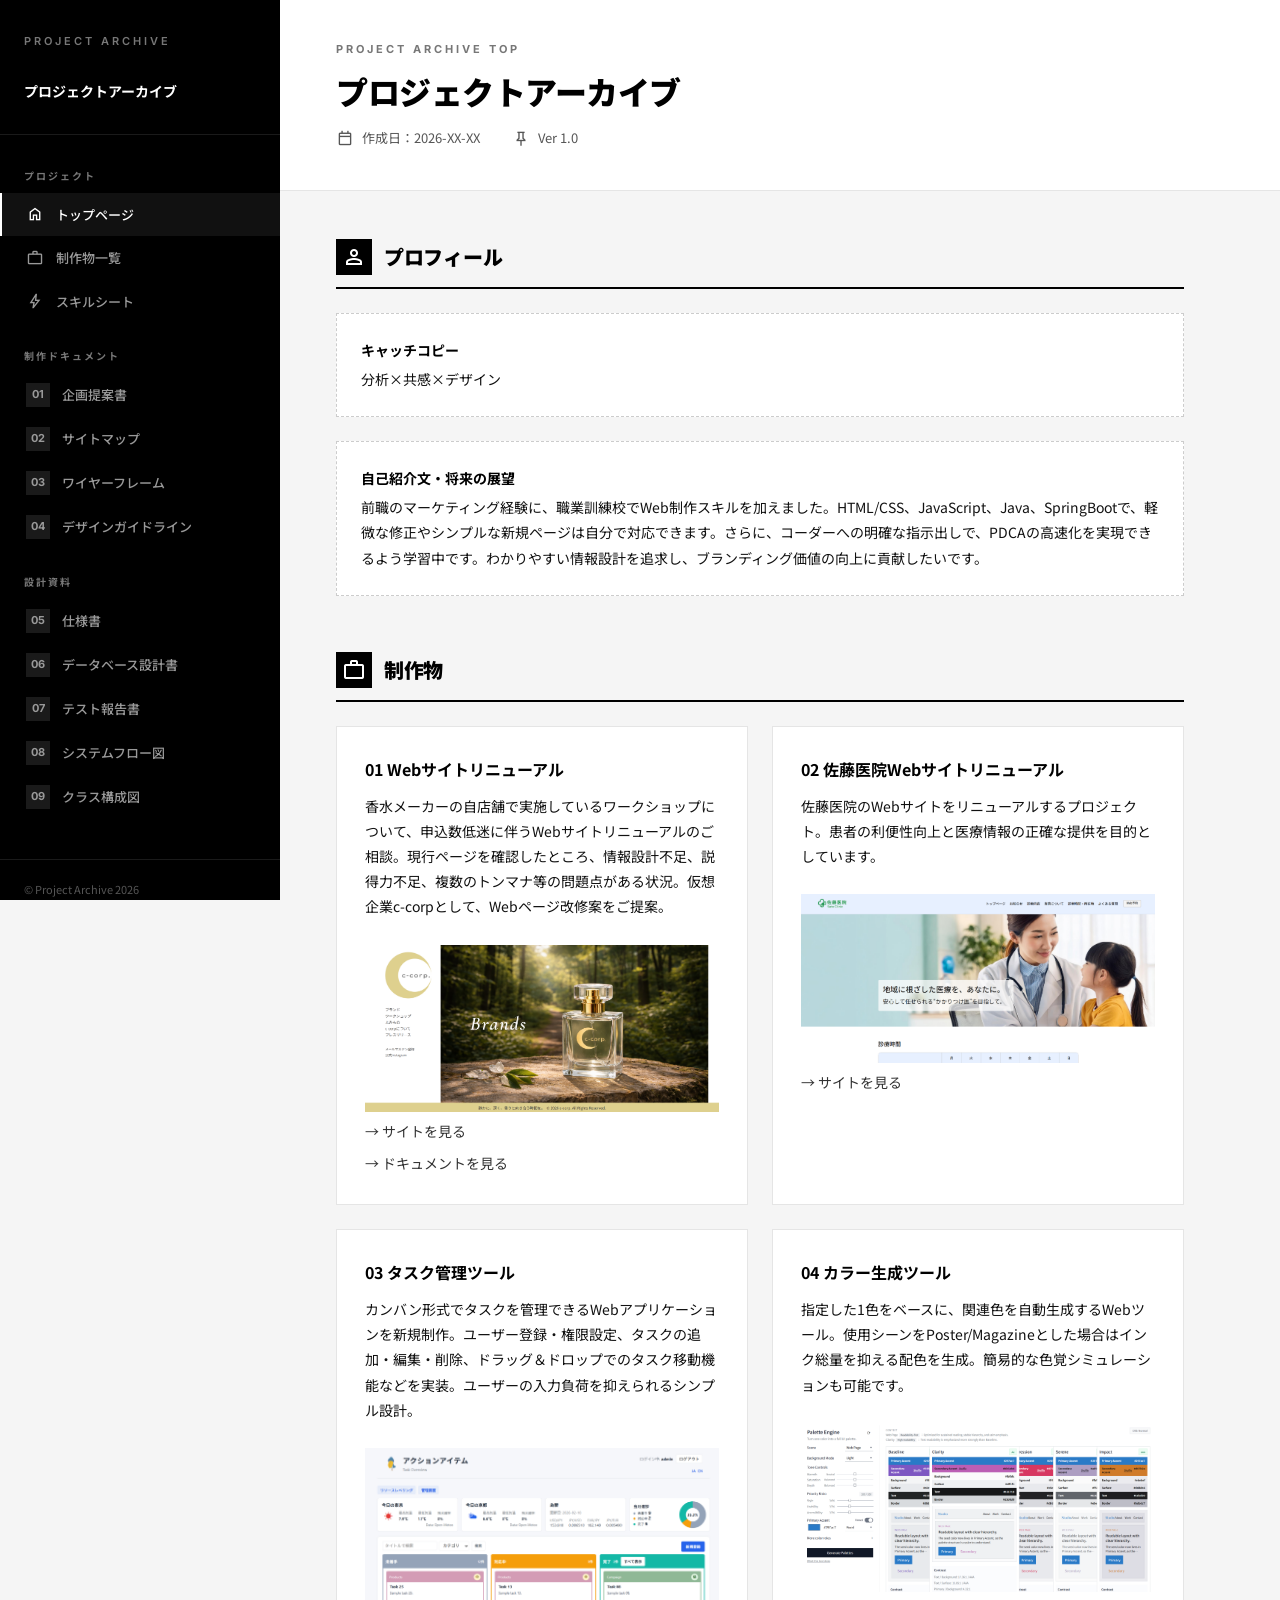
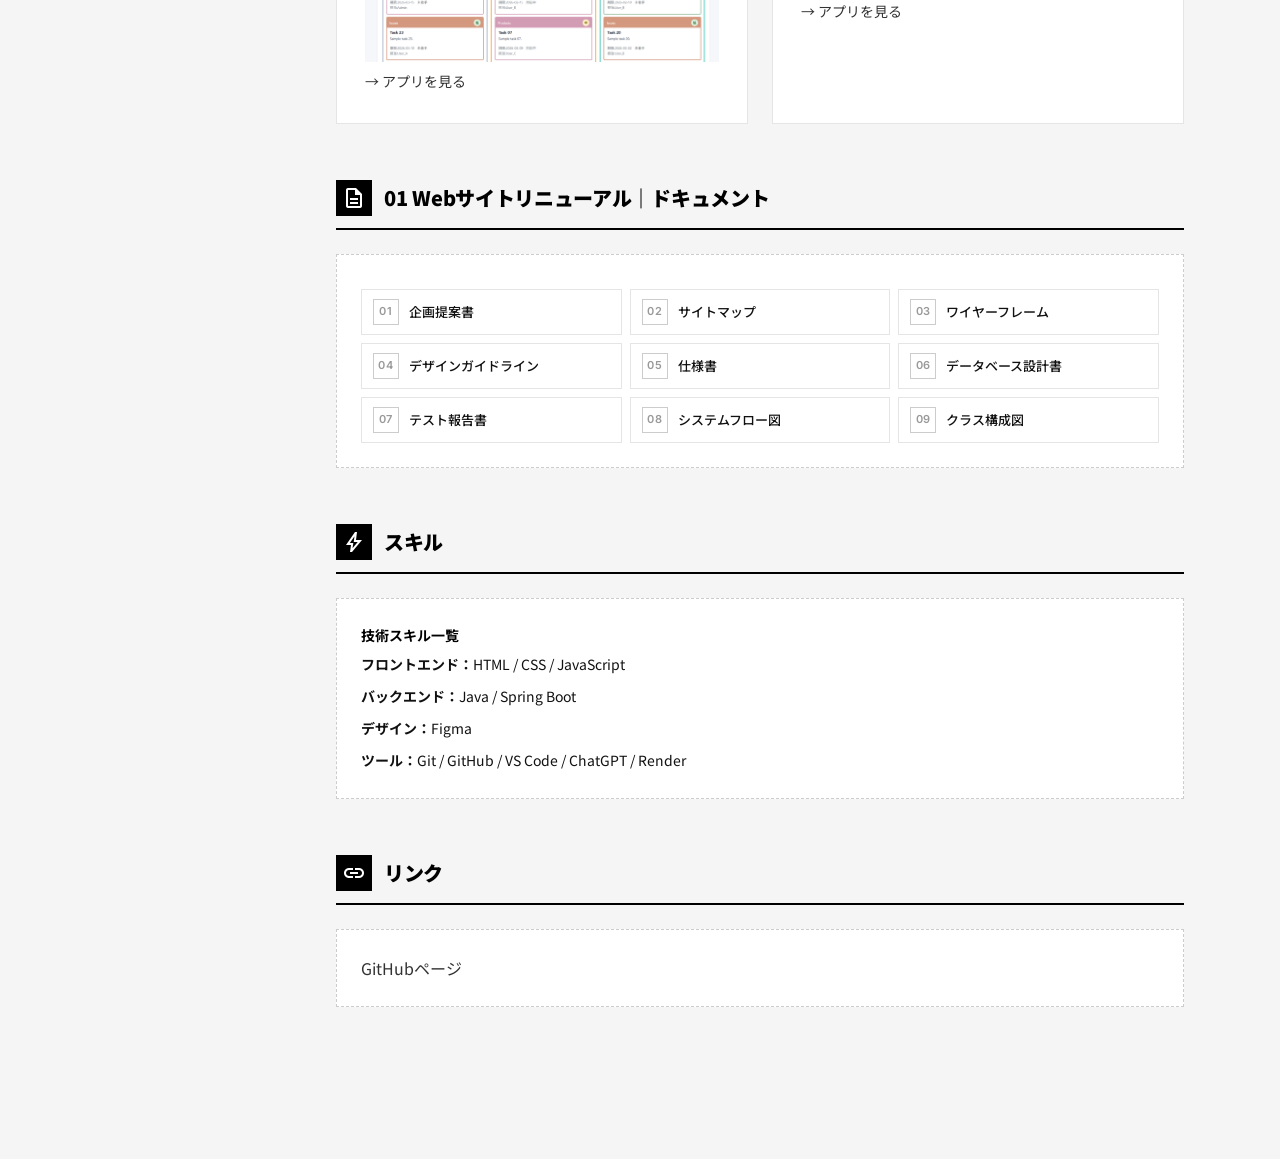
<file: index.html>
﻿<!DOCTYPE html>
<html lang="ja">

<head>
  <meta charset="UTF-8">
  <meta name="viewport" content="width=device-width, initial-scale=1.0">
  <title>プロジェクトアーカイブ - プロジェクトアーカイブ</title>
  <link rel="stylesheet"
    href="https://fonts.googleapis.com/css2?family=Material+Symbols+Outlined:opsz,wght,FILL,GRAD@20..48,100..700,0..1,-50..200">
  <link rel="stylesheet" href="css/style.css">
</head>

<body>
  <button class="hamburger" aria-label="メニュー">
    <span></span><span></span><span></span>
  </button>

  <div class="page-wrapper">
    <aside class="sidebar" data-nav-level="root"></aside>

    <main class="main-content">
      <header class="doc-header">
        <div class="doc-category">PROJECT ARCHIVE TOP</div>
        <h1 class="doc-title">プロジェクトアーカイブ</h1>
        <div class="doc-meta">
          <span><span class="material-symbols-outlined icon-sm">calendar_today</span> 作成日：2026-XX-XX</span>
          <span><span class="material-symbols-outlined icon-sm">push_pin</span> Ver 1.0</span>
        </div>
      </header>

      <div class="doc-body">

        <section class="section">
          <h2 class="section-title"><span class="section-icon"><span
                class="material-symbols-outlined">person</span></span> プロフィール</h2>

          <div class="fill-block">
            <div class="fill-label">キャッチコピー</div>
            <p>分析×共感×デザイン</p>
          </div>

          <div class="fill-block">
            <div class="fill-label">自己紹介文・将来の展望</div>
            <p>
              前職のマーケティング経験に、職業訓練校でWeb制作スキルを加えました。HTML/CSS、JavaScript、Java、SpringBootで、軽微な修正やシンプルな新規ページは自分で対応できます。さらに、コーダーへの明確な指示出しで、PDCAの高速化を実現できるよう学習中です。わかりやすい情報設計を追求し、ブランディング価値の向上に貢献したいです。
            </p>
          </div>
        </section>

        <section class="section">
          <h2 class="section-title"><span class="section-icon"><span
                class="material-symbols-outlined">work</span></span> 制作物</h2>

          <div class="card-grid">
            <div class="card">
              <div class="card-title">01 Webサイトリニューアル</div>
              香水メーカーの自店舗で実施しているワークショップについて、申込数低迷に伴うWebサイトリニューアルのご相談。現行ページを確認したところ、情報設計不足、説得力不足、複数のトンマナ等の問題点がある状況。仮想企業c-corpとして、Webページ改修案をご提案。
              </p>
              <br><img src="image/SS_ccorp.png" alt="Webサイトイメージ">
              <p><a href="https://202510-aw-noguchi.github.io/perfume_202603/index.html">→ サイトを見る</a></p>
              <p><a href="#docs-01-renewal">→ ドキュメントを見る</a></p>
            </div>
            <div class="card">
              <div class="card-title">02 佐藤医院Webサイトリニューアル</div>
              佐藤医院のWebサイトをリニューアルするプロジェクト。患者の利便性向上と医療情報の正確な提供を目的としています。
              </p>
              <br><img src="image/SS_satoclinic.png" alt="Webサイトイメージ">
              <p><a href="https://202510-aw-noguchi.github.io/satoclinic_202603/">→ サイトを見る</a></p>
            </div>
            <div class="card">
              <div class="card-title">03 タスク管理ツール</div>
              カンバン形式でタスクを管理できるWebアプリケーションを新規制作。ユーザー登録・権限設定、タスクの追加・編集・削除、ドラッグ＆ドロップでのタスク移動機能などを実装。ユーザーの入力負荷を抑えられるシンプル設計。
              </p>
              <br><img src="image/SS_pocketboard.png" alt="Webアプリイメージ">
              <p><a href="https://pocketboard-202603.onrender.com">→ アプリを見る</a></p>
            </div>
            <div class="card">
              <div class="card-title">04 カラー生成ツール</div>
              指定した1色をベースに、関連色を自動生成するWebツール。使用シーンをPoster/Magazineとした場合はインク総量を抑える配色を生成。簡易的な色覚シミュレーションも可能です。
              </p>
              <br><img src="image/SS_color.png" alt="Webサイトイメージ">
              <p><a href="https://color-202603.onrender.com/">→ アプリを見る</a></p>
            </div>
          </div>
        </section>

        <section class="section" id="docs-01-renewal">
          <h2 class="section-title"><span class="section-icon"><span
                class="material-symbols-outlined">description</span></span> 01 Webサイトリニューアル｜ドキュメント</h2>
          <div class="fill-block">
            <ul class="flow-links">
              <li><a href="./docs/01-proposal.html"><span class="flow-links-num">01</span><span>企画提案書</span></a></li>
              <li><a href="./docs/02-sitemap.html"><span class="flow-links-num">02</span><span>サイトマップ</span></a></li>
              <li><a href="./docs/03-wireframe.html"><span class="flow-links-num">03</span><span>ワイヤーフレーム</span></a>
              </li>
              <li><a href="./docs/04-design-guide.html"><span
                    class="flow-links-num">04</span><span>デザインガイドライン</span></a></li>
              <li><a href="./docs/05-specification.html"><span class="flow-links-num">05</span><span>仕様書</span></a></li>
              <li><a href="./docs/06-db-design.html"><span class="flow-links-num">06</span><span>データベース設計書</span></a>
              </li>
              <li><a href="./docs/07-test-report.html"><span class="flow-links-num">07</span><span>テスト報告書</span></a>
              </li>
              <li><a href="./docs/08-system-flow.html"><span class="flow-links-num">08</span><span>システムフロー図</span></a>
              </li>
              <li><a href="./docs/09-class-diagram.html"><span class="flow-links-num">09</span><span>クラス構成図</span></a>
              </li>
            </ul>
          </div>
        </section>

        <section class="section">
          <h2 class="section-title"><span class="section-icon"><span
                class="material-symbols-outlined">bolt</span></span> スキル</h2>
          <div class="fill-block">
            <div class="fill-label">技術スキル一覧</div>
            <p><strong>フロントエンド：</strong>HTML / CSS / JavaScript</p>
            <p><strong>バックエンド：</strong>Java / Spring Boot</p>
            <p><strong>デザイン：</strong>Figma</p>
            <p><strong>ツール：</strong>Git / GitHub / VS Code / ChatGPT / Render</p>
          </div>
        </section>

        <section class="section">
          <h2 class="section-title"><span class="section-icon"><span
                class="material-symbols-outlined">link</span></span> リンク</h2>
          <div class="fill-block">
            <a href="https://github.com/202510-aw-noguchi">GitHubページ</p>
          </div>
        </section>

      </div>
    </main>
  </div>

  <script src="js/main.js"></script>
</body>

</html>
</file>
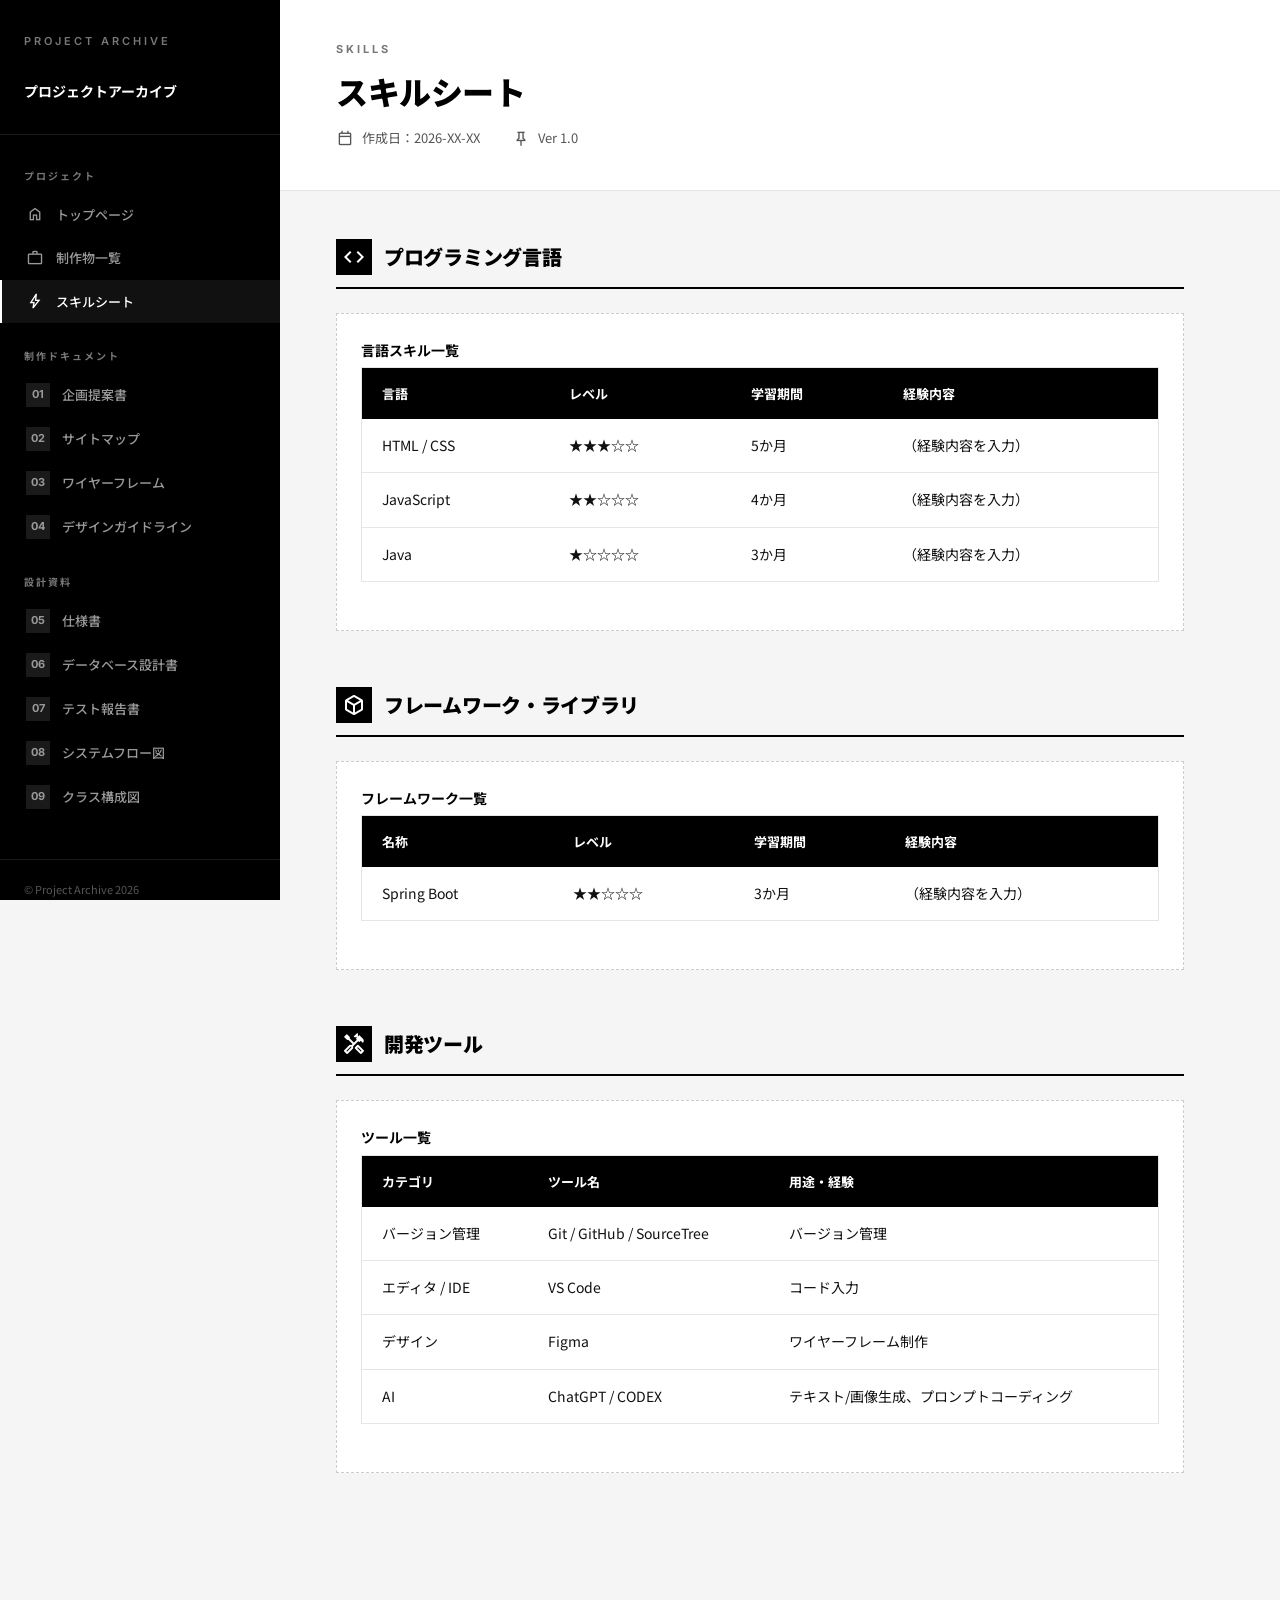
<file: skills.html>
<!DOCTYPE html>
<html lang="ja">

<head>
  <meta charset="UTF-8">
  <meta name="viewport" content="width=device-width, initial-scale=1.0">
  <title>スキルシート - プロジェクトアーカイブ</title>
  <link rel="stylesheet"
    href="https://fonts.googleapis.com/css2?family=Material+Symbols+Outlined:opsz,wght,FILL,GRAD@20..48,100..700,0..1,-50..200">
  <link rel="stylesheet" href="css/style.css">
</head>

<body>
  <button class="hamburger" aria-label="メニュー">
    <span></span><span></span><span></span>
  </button>

  <div class="page-wrapper">
    <aside class="sidebar" data-nav-level="root"></aside>

    <main class="main-content">
      <header class="doc-header">
        <div class="doc-category">SKILLS</div>
        <h1 class="doc-title">スキルシート</h1>
        <div class="doc-meta">
          <span><span class="material-symbols-outlined icon-sm">calendar_today</span> 作成日：2026-XX-XX</span>
          <span><span class="material-symbols-outlined icon-sm">push_pin</span> Ver 1.0</span>
        </div>
      </header>

      <div class="doc-body">


        <section class="section">
          <h2 class="section-title"><span class="section-icon"><span
                class="material-symbols-outlined">code</span></span> プログラミング言語</h2>

          <div class="fill-block">
            <div class="fill-label">言語スキル一覧</div>
            <table class="doc-table">
              <thead>
                <tr>
                  <th>言語</th>
                  <th>レベル</th>
                  <th>学習期間</th>
                  <th>経験内容</th>
                </tr>
              </thead>
              <tbody>
                <tr>
                  <td>HTML / CSS</td>
                  <td>★★★☆☆</td>
                  <td>5か月</td>
                  <td>（経験内容を入力）</td>
                </tr>
                <tr>
                  <td>JavaScript</td>
                  <td>★★☆☆☆</td>
                  <td>4か月</td>
                  <td>（経験内容を入力）</td>
                </tr>
                <tr>
                  <td>Java</td>
                  <td>★☆☆☆☆</td>
                  <td>3か月</td>
                  <td>（経験内容を入力）</td>
                </tr>
              </tbody>
            </table>
          </div>

        </section>

        <section class="section">
          <h2 class="section-title"><span class="section-icon"><span
                class="material-symbols-outlined">deployed_code</span></span> フレームワーク・ライブラリ</h2>

          <div class="fill-block">
            <div class="fill-label">フレームワーク一覧</div>
            <table class="doc-table">
              <thead>
                <tr>
                  <th>名称</th>
                  <th>レベル</th>
                  <th>学習期間</th>
                  <th>経験内容</th>
                </tr>
              </thead>
              <tbody>
                <tr>
                  <td>Spring Boot</td>
                  <td>★★☆☆☆</td>
                  <td>3か月</td>
                  <td>（経験内容を入力）</td>
                </tr>
              </tbody>
            </table>
          </div>
        </section>

        <section class="section">
          <h2 class="section-title"><span class="section-icon"><span
                class="material-symbols-outlined">handyman</span></span> 開発ツール</h2>

          <div class="fill-block">
            <div class="fill-label">ツール一覧</div>
            <table class="doc-table">
              <thead>
                <tr>
                  <th>カテゴリ</th>
                  <th>ツール名</th>
                  <th>用途・経験</th>
                </tr>
              </thead>
              <tbody>
                <tr>
                  <td>バージョン管理</td>
                  <td>Git / GitHub / SourceTree</td>
                  <td>バージョン管理</td>
                </tr>
                <tr>
                  <td>エディタ / IDE</td>
                  <td>VS Code</td>
                  <td>コード入力</td>
                </tr>
                <tr>
                  <td>デザイン</td>
                  <td>Figma</td>
                  <td>ワイヤーフレーム制作</td>
                </tr>
                <tr>
                  <td>AI</td>
                  <td>ChatGPT / CODEX</td>
                  <td>テキスト/画像生成、プロンプトコーディング</td>
                </tr>
              </tbody>
            </table>
          </div>
        </section>
      </div>
    </main>
  </div>

  <script src="js/main.js"></script>
</body>

</html>
</file>
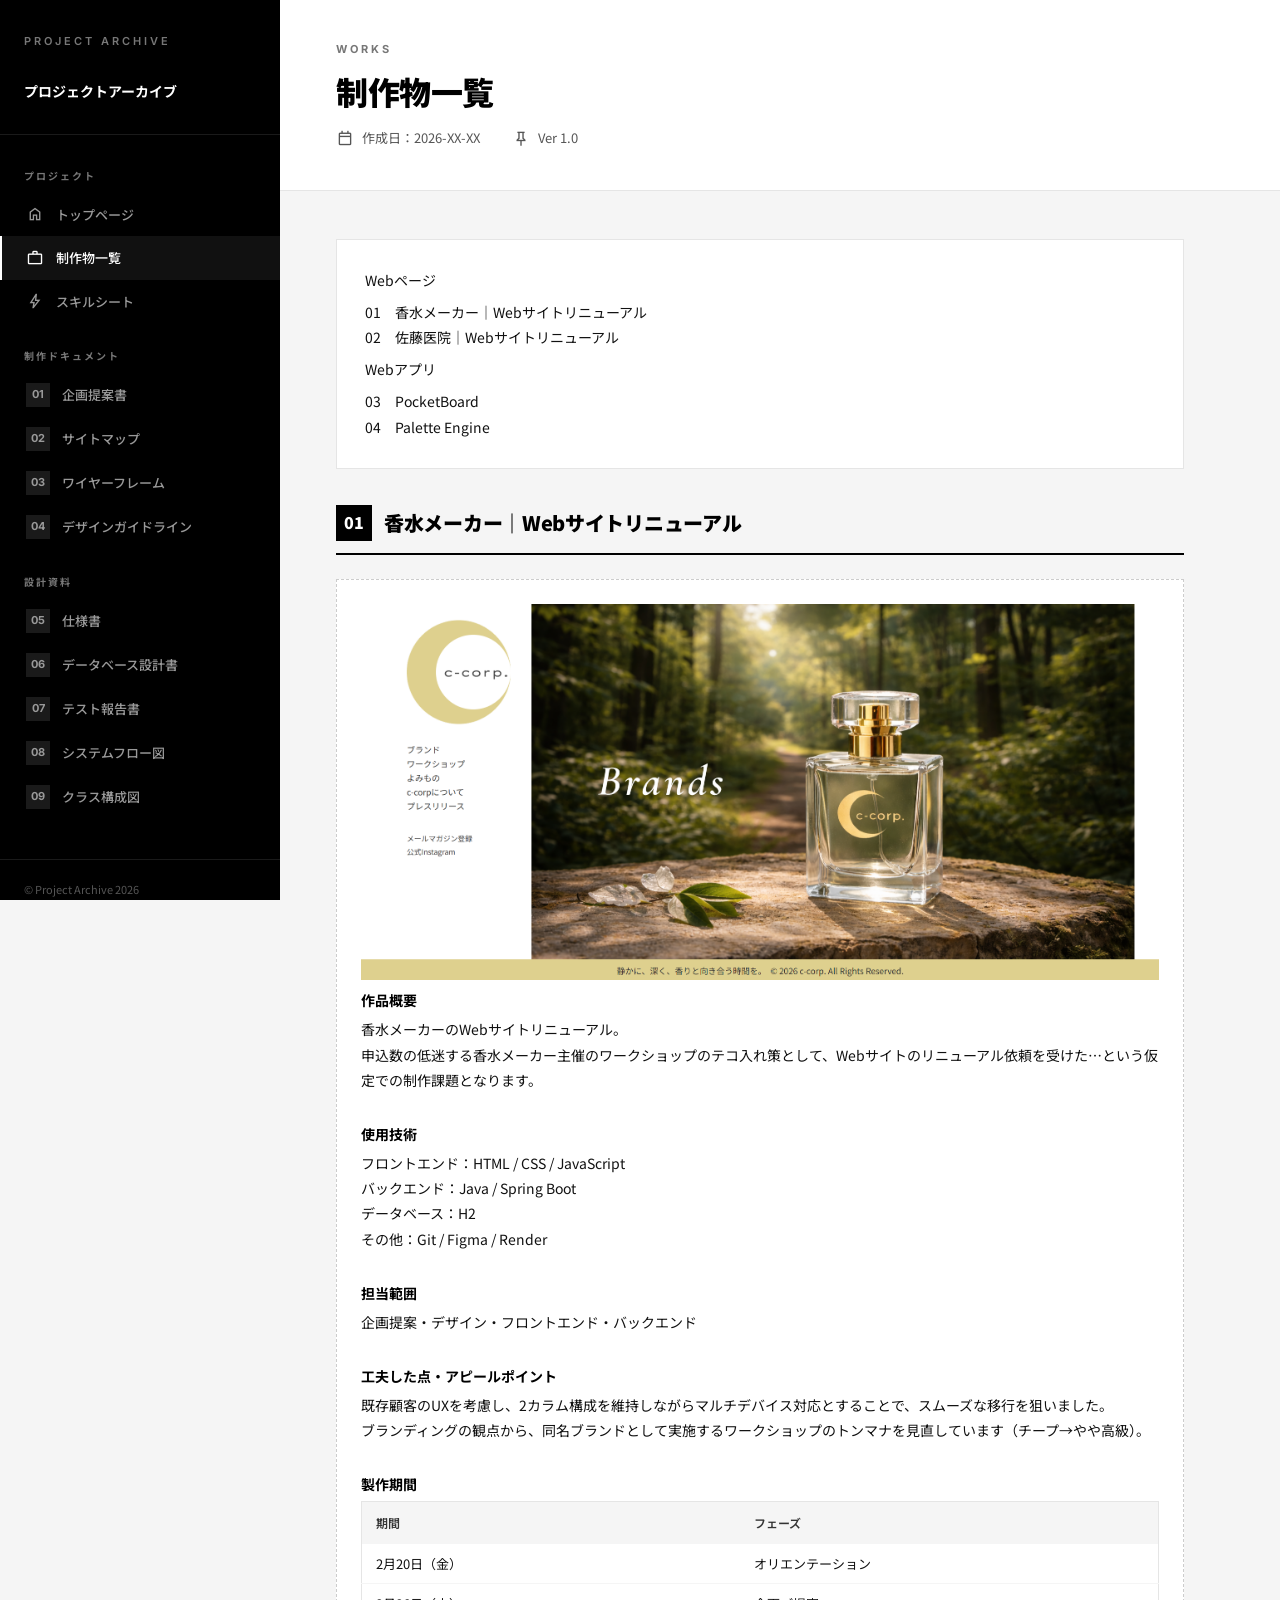
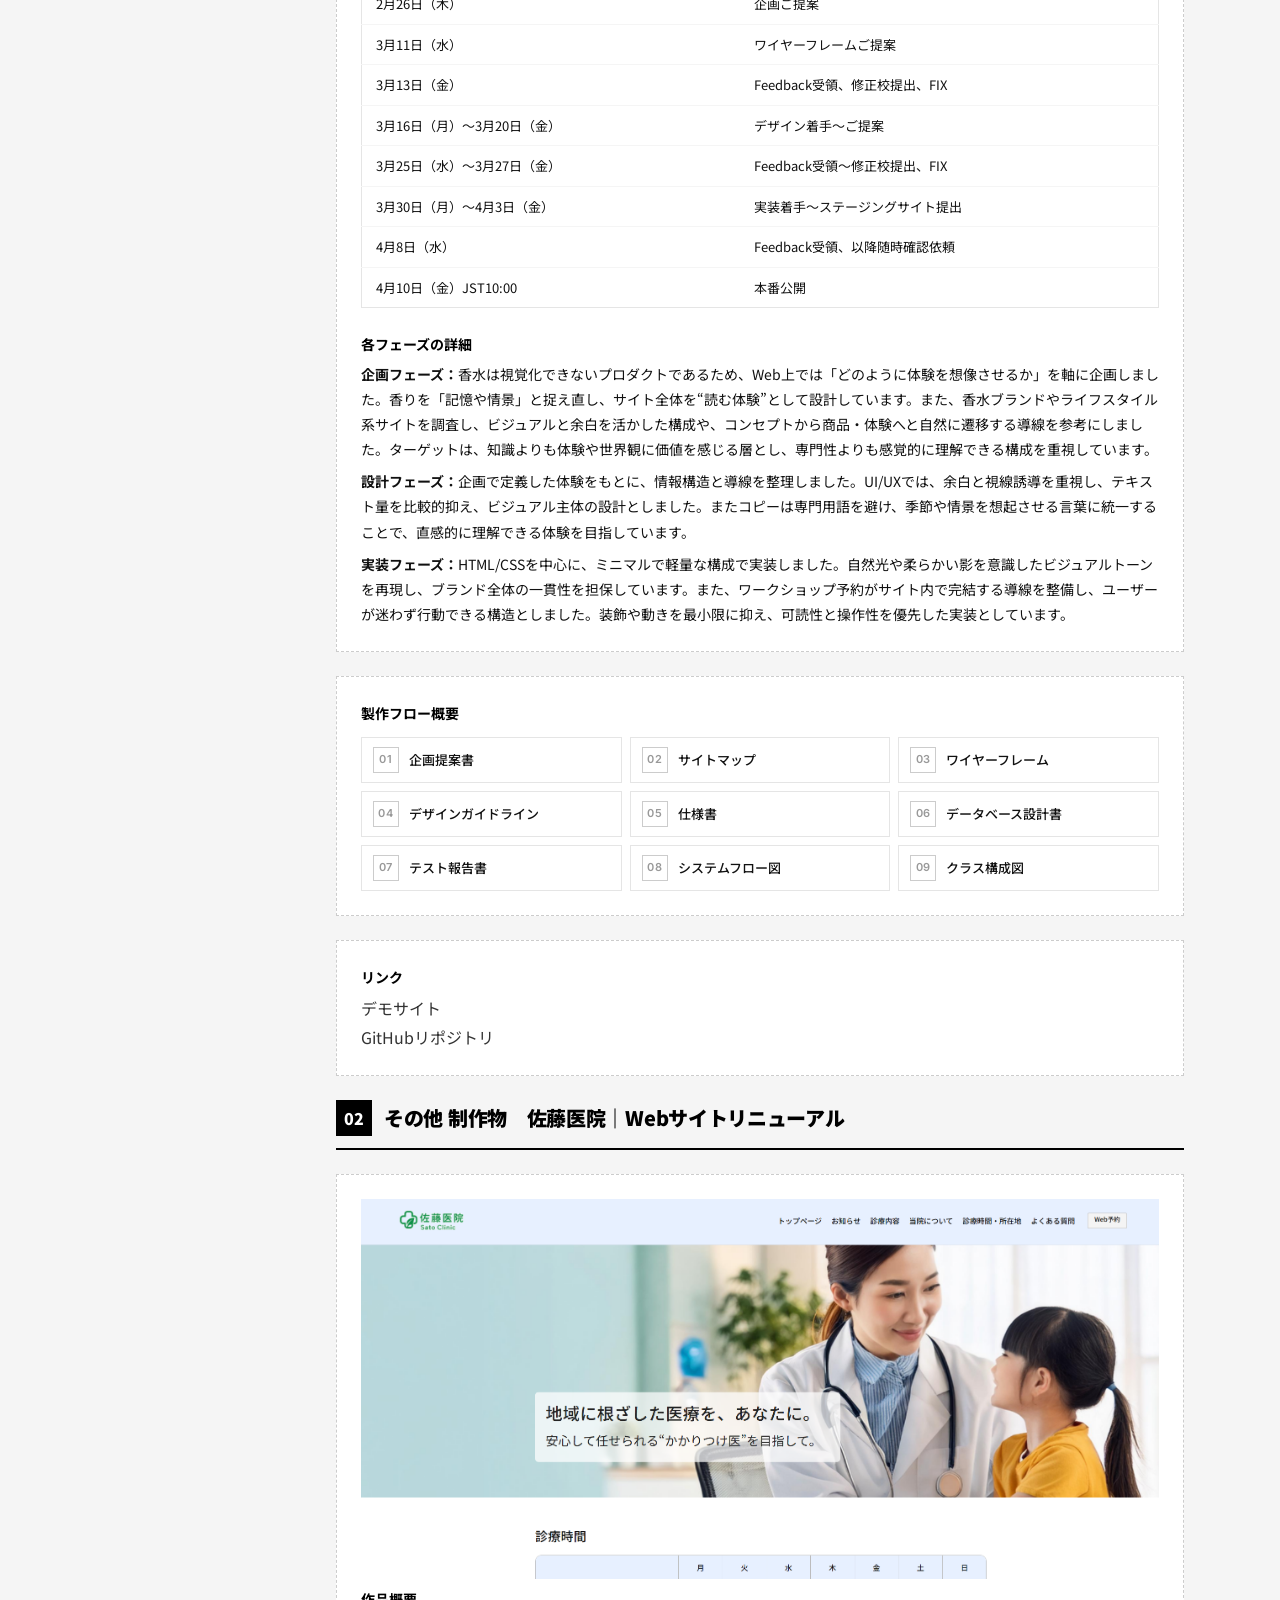
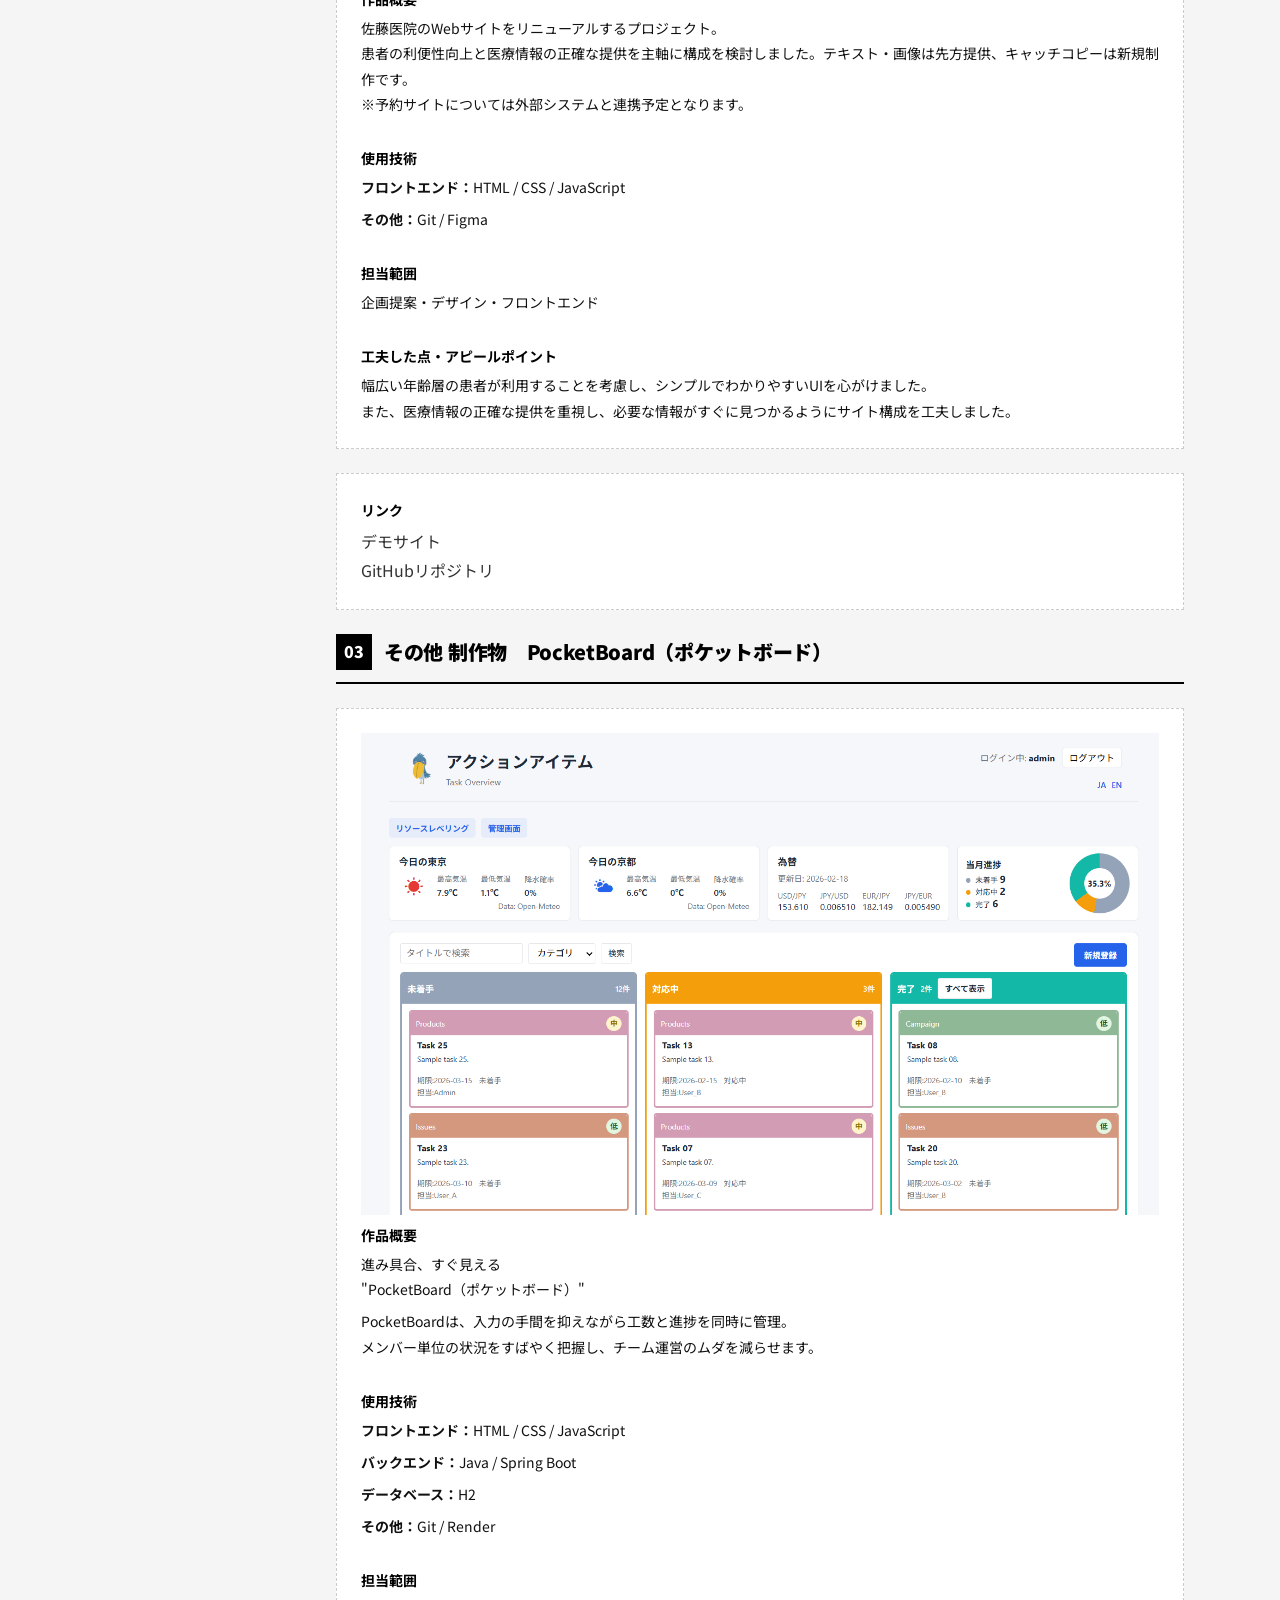
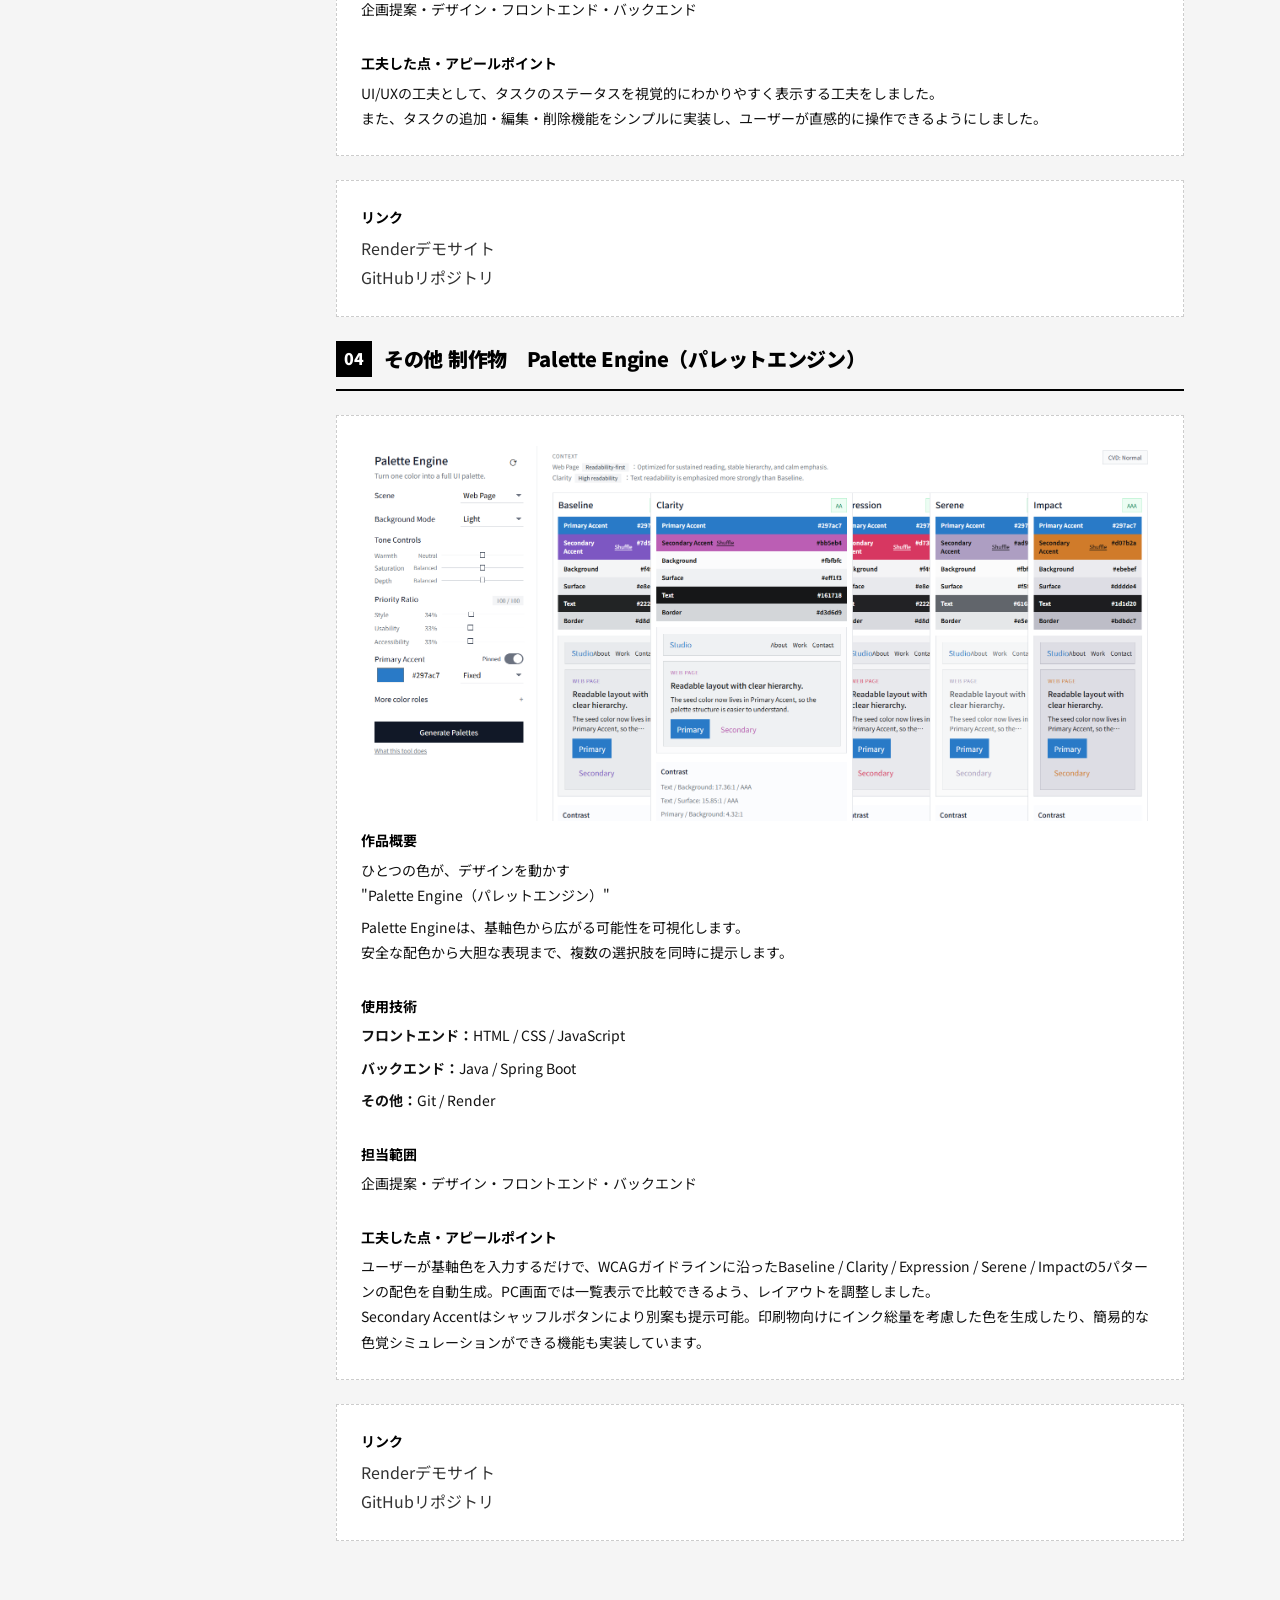
<file: works.html>
<!DOCTYPE html>
<html lang="ja">

<head>
  <meta charset="UTF-8">
  <meta name="viewport" content="width=device-width, initial-scale=1.0">
  <title>制作物一覧 - プロジェクトアーカイブ</title>
  <link rel="stylesheet"
    href="https://fonts.googleapis.com/css2?family=Material+Symbols+Outlined:opsz,wght,FILL,GRAD@20..48,100..700,0..1,-50..200">
  <link rel="stylesheet" href="css/style.css">
  <style>
    .schedule-table {
      font-size: 13px;
      border-color: var(--gray-200);
    }

    .schedule-table thead th {
      padding: 10px 14px;
      background: var(--gray-100);
      color: var(--gray-700);
      font-size: 12px;
      font-weight: 600;
      letter-spacing: 0.02em;
    }

    .schedule-table tbody td {
      padding: 10px 14px;
      line-height: 1.5;
      border-bottom: 1px solid var(--gray-100);
    }

    .toc .toc-list li a::before {
      content: none;
    }

    .toc p,
    .toc a {
      font-family: var(--font-ja);
      font-size: 14px;
      font-weight: 400;
      line-height: 1.8;
      color: var(--text);
    }
  </style>
</head>

<body>
  <button class="hamburger" aria-label="メニュー">
    <span></span><span></span><span></span>
  </button>

  <div class="page-wrapper">
    <aside class="sidebar" data-nav-level="root"></aside>

    <main class="main-content">
      <header class="doc-header">
        <div class="doc-category">WORKS</div>
        <h1 class="doc-title">制作物一覧</h1>
        <div class="doc-meta">
          <span><span class="material-symbols-outlined icon-sm">calendar_today</span> 作成日：2026-XX-XX</span>
          <span><span class="material-symbols-outlined icon-sm">push_pin</span> Ver 1.0</span>
        </div>
      </header>

      <div class="doc-body">

        <div class="toc">
          <p>Webページ</p>
          <p><a href="#sec1">01　香水メーカー｜Webサイトリニューアル</a><br>
            <a href="#sec2">02　佐藤医院｜Webサイトリニューアル</a>
          </p>
          <p>Webアプリ</p>
          <p><a href="#sec3">03　PocketBoard</a><br>
            <a href="#sec4">04　Palette Engine</a>
          </p>
        </div>

        <section class="section">
          <h2 id="sec1" class="section-title"><span class="section-icon"><span class="nav-number">01</span></span>
            香水メーカー｜Webサイトリニューアル</h2>

          <div class="fill-block">
            <img src="image/SS_ccorp.png" alt="Webサイトイメージ">
            <br>
            <div class="fill-label">作品概要</div>
            <p>香水メーカーのWebサイトリニューアル。<br>
              申込数の低迷する香水メーカー主催のワークショップのテコ入れ策として、Webサイトのリニューアル依頼を受けた…という仮定での制作課題となります。</p>
            <br>
            <div class="fill-label">使用技術</div>
            <p>
              フロントエンド：HTML / CSS / JavaScript<br>
              バックエンド：Java / Spring Boot<br>
              データベース：H2<br>
              その他：Git / Figma / Render
            </p>
            <br>
            <div class="fill-label">担当範囲</div>
            <p>企画提案・デザイン・フロントエンド・バックエンド</p>
            <br>
            <div class="fill-label">工夫した点・アピールポイント</div>
            <p>
              既存顧客のUXを考慮し、2カラム構成を維持しながらマルチデバイス対応とすることで、スムーズな移行を狙いました。<br>
              ブランディングの観点から、同名ブランドとして実施するワークショップのトンマナを見直しています（チープ→やや高級）。
            </p>
            <br>
            <div class="fill-label">製作期間</div>
            <table class="doc-table schedule-table">
              <thead>
                <tr>
                  <th>期間</th>
                  <th>フェーズ</th>
                </tr>
              </thead>
              <tbody>
                <tr>
                  <td>2月20日（金）</td>
                  <td>オリエンテーション</td>
                </tr>
                <tr>
                  <td>2月26日（木）</td>
                  <td>企画ご提案</td>
                </tr>
                <tr>
                  <td>3月11日（水）</td>
                  <td>ワイヤーフレームご提案</td>
                </tr>
                <tr>
                  <td>3月13日（金）</td>
                  <td>Feedback受領、修正校提出、FIX</td>
                </tr>
                <tr>
                  <td>3月16日（月）～3月20日（金）</td>
                  <td>デザイン着手～ご提案</td>
                </tr>
                <tr>
                  <td>3月25日（水）～3月27日（金）</td>
                  <td>Feedback受領～修正校提出、FIX</td>
                </tr>
                <tr>
                  <td>3月30日（月）～4月3日（金）</td>
                  <td>実装着手～ステージングサイト提出</td>
                </tr>
                <tr>
                  <td>4月8日（水）</td>
                  <td>Feedback受領、以降随時確認依頼</td>
                </tr>
                <tr>
                  <td>4月10日（金）JST10:00</td>
                  <td>本番公開</td>
                </tr>
              </tbody>
            </table>
            <div class="fill-label">各フェーズの詳細</div>
            <p>
              <strong>企画フェーズ：</strong>香水は視覚化できないプロダクトであるため、Web上では「どのように体験を想像させるか」を軸に企画しました。香りを「記憶や情景」と捉え直し、サイト全体を“読む体験”として設計しています。また、香水ブランドやライフスタイル系サイトを調査し、ビジュアルと余白を活かした構成や、コンセプトから商品・体験へと自然に遷移する導線を参考にしました。ターゲットは、知識よりも体験や世界観に価値を感じる層とし、専門性よりも感覚的に理解できる構成を重視しています。
            </p>
            <p>
              <strong>設計フェーズ：</strong>企画で定義した体験をもとに、情報構造と導線を整理しました。UI/UXでは、余白と視線誘導を重視し、テキスト量を比較的抑え、ビジュアル主体の設計としました。またコピーは専門用語を避け、季節や情景を想起させる言葉に統一することで、直感的に理解できる体験を目指しています。
            </p>
            <p>
              <strong>実装フェーズ：</strong>HTML/CSSを中心に、ミニマルで軽量な構成で実装しました。自然光や柔らかい影を意識したビジュアルトーンを再現し、ブランド全体の一貫性を担保しています。また、ワークショップ予約がサイト内で完結する導線を整備し、ユーザーが迷わず行動できる構造としました。装飾や動きを最小限に抑え、可読性と操作性を優先した実装としています。
            </p>
          </div>

          <div class="fill-block">
            <div class="fill-label">製作フロー概要</div>
            <ul class="flow-links">
              <li><a href="./docs/01-proposal.html"><span class="flow-links-num">01</span><span>企画提案書</span></a></li>
              <li><a href="./docs/02-sitemap.html"><span class="flow-links-num">02</span><span>サイトマップ</span></a></li>
              <li><a href="./docs/03-wireframe.html"><span class="flow-links-num">03</span><span>ワイヤーフレーム</span></a>
              </li>
              <li><a href="./docs/04-design-guide.html"><span
                    class="flow-links-num">04</span><span>デザインガイドライン</span></a>
              </li>
              <li><a href="./docs/05-specification.html"><span class="flow-links-num">05</span><span>仕様書</span></a></li>
              <li><a href="./docs/06-db-design.html"><span class="flow-links-num">06</span><span>データベース設計書</span></a>
              </li>
              <li><a href="./docs/07-test-report.html"><span class="flow-links-num">07</span><span>テスト報告書</span></a>
              </li>
              <li><a href="./docs/08-system-flow.html"><span class="flow-links-num">08</span><span>システムフロー図</span></a>
              </li>
              <li><a href="./docs/09-class-diagram.html"><span class="flow-links-num">09</span><span>クラス構成図</span></a>
              </li>
            </ul>
          </div>

          <div class="fill-block">
            <div class="fill-label">リンク</div>
            <a href="https://202510-aw-noguchi.github.io/perfume_202603/index.html">デモサイト</a><br>
            <a href="#">GitHubリポジトリ</a>
          </div>

          <h2 id="sec2" class="section-title"><span class="section-icon"><span class="nav-number">02</span></span>その他
            制作物　佐藤医院｜Webサイトリニューアル
          </h2>

          <div class="fill-block">
            <img src="image/SS_satoclinic.png" alt="佐藤医院Webサイトイメージ">
            <br>
            <div class="fill-label">作品概要</div>
            <p>佐藤医院のWebサイトをリニューアルするプロジェクト。<br>
              患者の利便性向上と医療情報の正確な提供を主軸に構成を検討しました。テキスト・画像は先方提供、キャッチコピーは新規制作です。<br>
              ※予約サイトについては外部システムと連携予定となります。</p>
            <br>
            <div class="fill-label">使用技術</div>
            <p><strong>フロントエンド：</strong>HTML / CSS / JavaScript</p>
            <p><strong>その他：</strong>Git / Figma</p>
            <br>
            <div class="fill-label">担当範囲</div>
            <p>企画提案・デザイン・フロントエンド</p>
            <br>
            <div class="fill-label">工夫した点・アピールポイント</div>
            <p>
              幅広い年齢層の患者が利用することを考慮し、シンプルでわかりやすいUIを心がけました。<br>
              また、医療情報の正確な提供を重視し、必要な情報がすぐに見つかるようにサイト構成を工夫しました。
            </p>
          </div>

          <div class="fill-block">
            <div class="fill-label">リンク</div>
            <a href="https://202510-aw-noguchi.github.io/satoclinic_202603/">デモサイト</a><br>
            <a href="https://github.com/202510-aw-noguchi/satoclinic_202603">GitHubリポジトリ</a>
          </div>


          <h2 id="sec3" class="section-title"><span class="section-icon"><span class="nav-number">03</span></span>その他
            制作物　PocketBoard（ポケットボード）
          </h2>

          <div class="fill-block">
            <img src="image/SS_pocketboard.png" alt="ポケットボードイメージ">
            <br>
            <div class="fill-label">作品概要</div>
            <p>進み具合、すぐ見える<br>
              "PocketBoard（ポケットボード）"</p>
            <p>PocketBoardは、入力の手間を抑えながら工数と進捗を同時に管理。<br>
              メンバー単位の状況をすばやく把握し、チーム運営のムダを減らせます。</p>
            <br>
            <div class="fill-label">使用技術</div>
            <p><strong>フロントエンド：</strong>HTML / CSS / JavaScript</p>
            <p><strong>バックエンド：</strong>Java / Spring Boot</p>
            <p><strong>データベース：</strong>H2</p>
            <p><strong>その他：</strong>Git / Render</p>
            <br>
            <div class="fill-label">担当範囲</div>
            <p>企画提案・デザイン・フロントエンド・バックエンド</p>
            <br>
            <div class="fill-label">工夫した点・アピールポイント</div>
            <p>
              UI/UXの工夫として、タスクのステータスを視覚的にわかりやすく表示する工夫をしました。<br>
              また、タスクの追加・編集・削除機能をシンプルに実装し、ユーザーが直感的に操作できるようにしました。
            </p>
          </div>

          <div class="fill-block">
            <div class="fill-label">リンク</div>
            <a href="https://pocketboard-202603.onrender.com">Renderデモサイト</a><br>
            <a href="https://github.com/202510-aw-noguchi/PocketBoard_202603">GitHubリポジトリ</a>
          </div>

          <h2 id="sec4" class="section-title"><span class="section-icon"><span class="nav-number">04</span></span>その他
            制作物　Palette Engine（パレットエンジン）
          </h2>

          <div class="fill-block">
            <img src="image/SS_color.png" alt="Palette Engineイメージ">
            <br>
            <div class="fill-label">作品概要</div>
            <p>ひとつの色が、デザインを動かす<br>
              "Palette Engine（パレットエンジン）"</p>
            <p>Palette Engineは、基軸色から広がる可能性を可視化します。<br>
              安全な配色から大胆な表現まで、複数の選択肢を同時に提示します。</p>
            <br>
            <div class="fill-label">使用技術</div>
            <p><strong>フロントエンド：</strong>HTML / CSS / JavaScript</p>
            <p><strong>バックエンド：</strong>Java / Spring Boot</p>
            <p><strong>その他：</strong>Git / Render</p>
            <br>
            <div class="fill-label">担当範囲</div>
            <p>企画提案・デザイン・フロントエンド・バックエンド</p>
            <br>
            <div class="fill-label">工夫した点・アピールポイント</div>
            <p>
              ユーザーが基軸色を入力するだけで、WCAGガイドラインに沿ったBaseline / Clarity / Expression / Serene /
              Impactの5パターンの配色を自動生成。PC画面では一覧表示で比較できるよう、レイアウトを調整しました。<br>
              Secondary Accentはシャッフルボタンにより別案も提示可能。印刷物向けにインク総量を考慮した色を生成したり、簡易的な色覚シミュレーションができる機能も実装しています。
            </p>
          </div>

          <div class="fill-block">
            <div class="fill-label">リンク</div>
            <a href="https://color-202603.onrender.com/">Renderデモサイト</a><br>
            <a href="https://github.com/202510-aw-noguchi/Color_202603">GitHubリポジトリ</a>
          </div>

        </section>



      </div>
    </main>
  </div>

  <script src="js/main.js"></script>
</body>

</html>
</file>
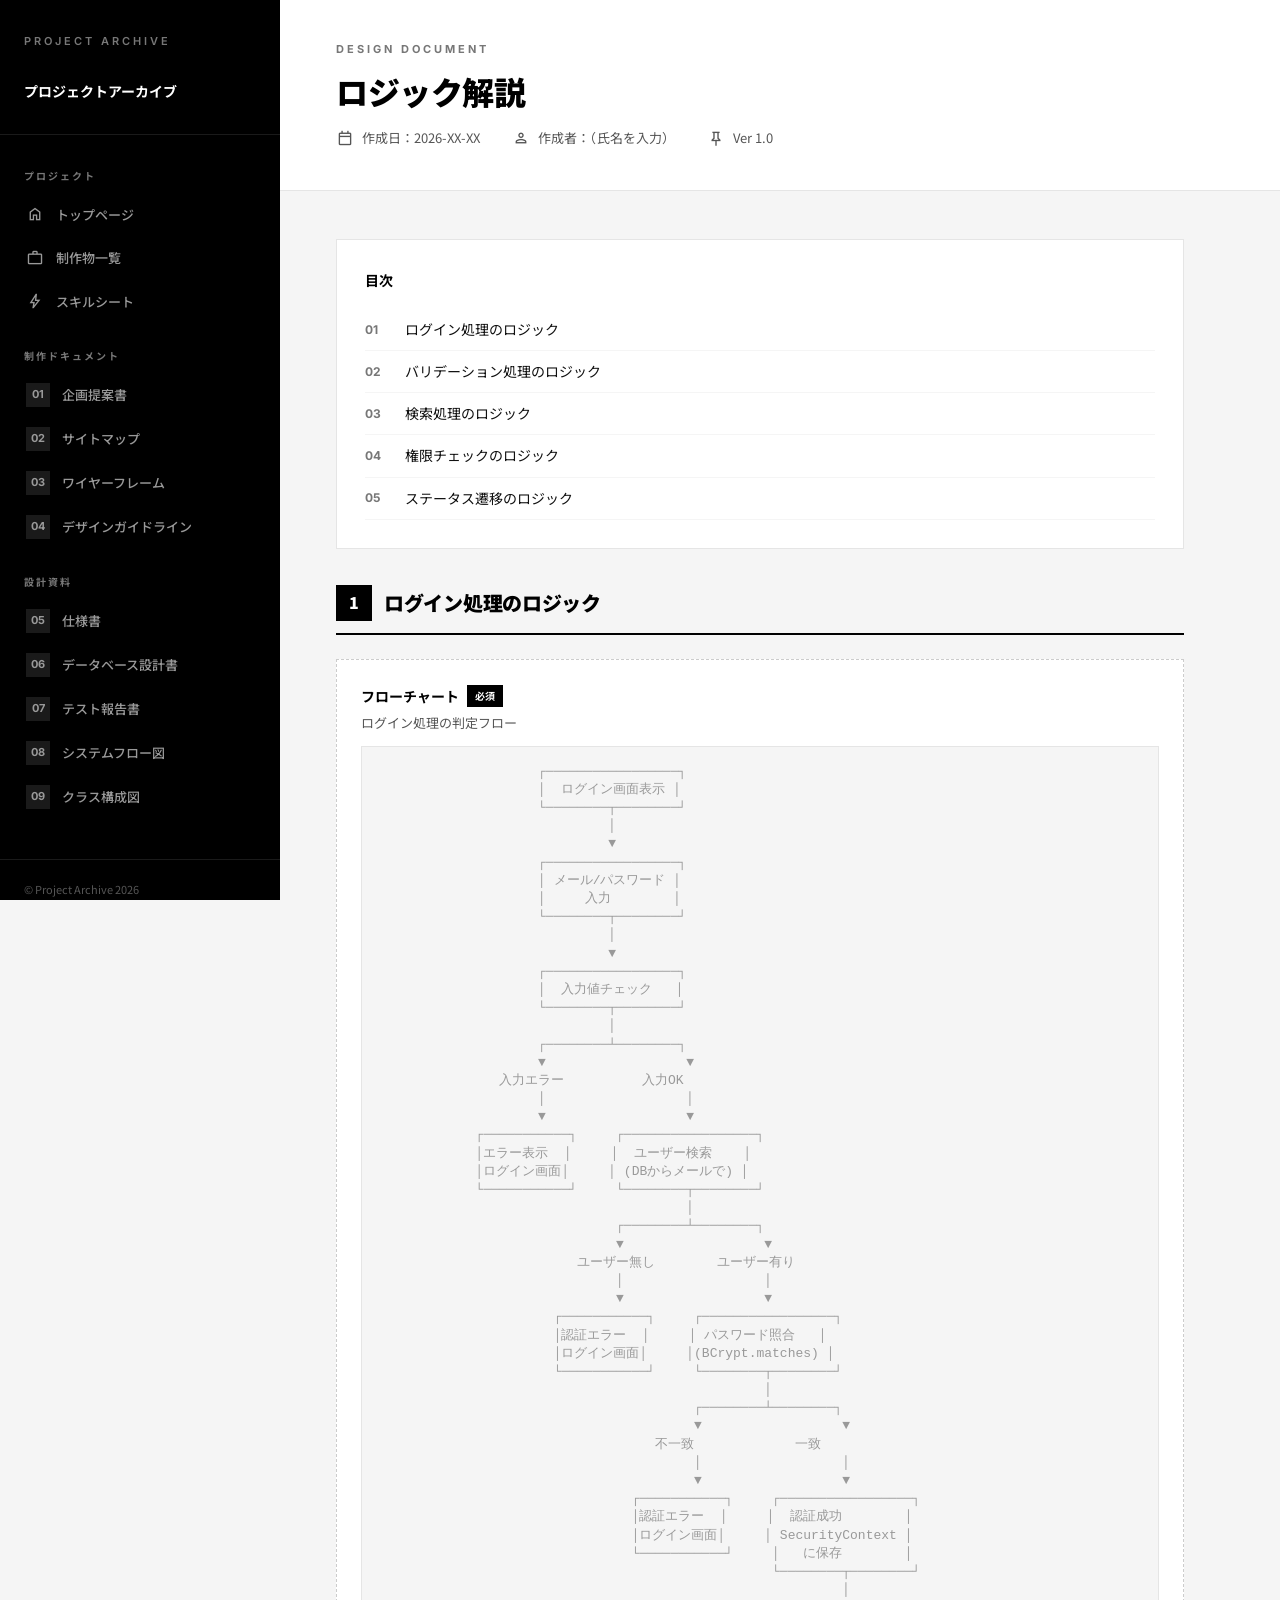
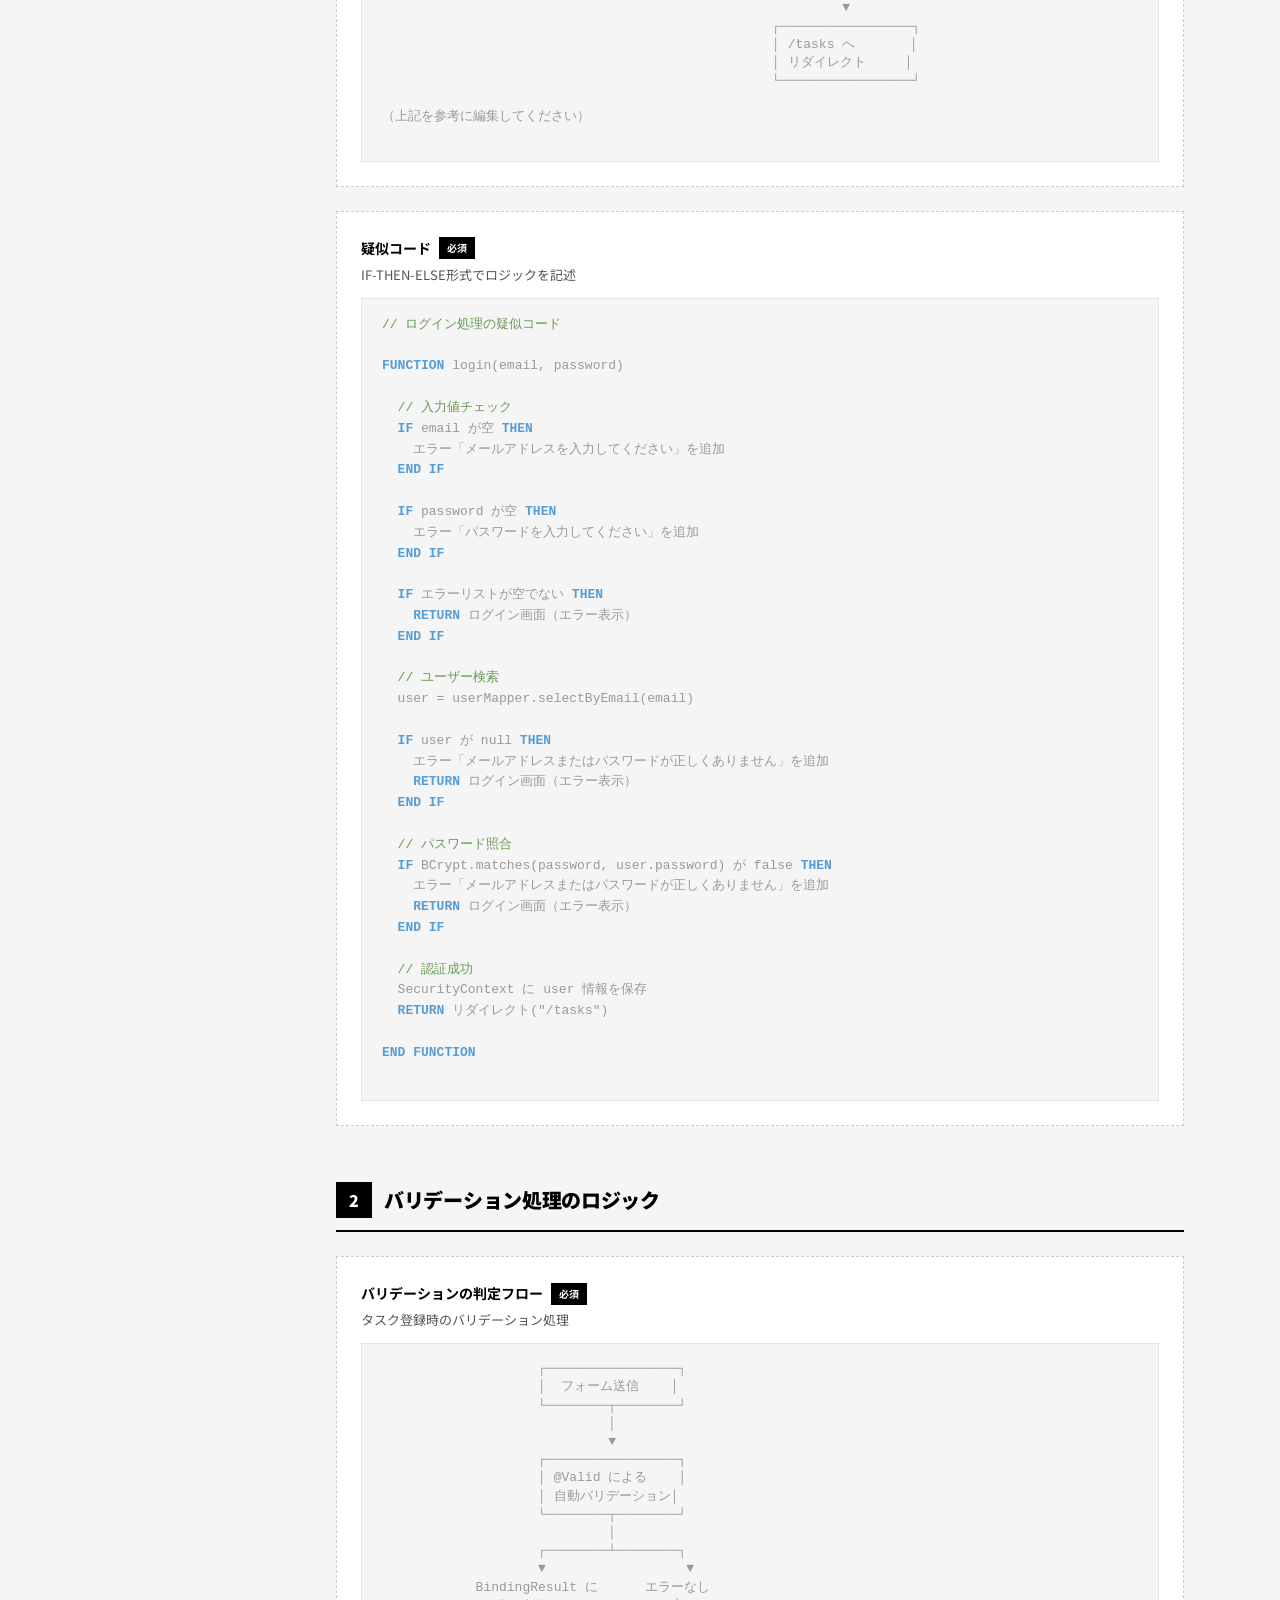
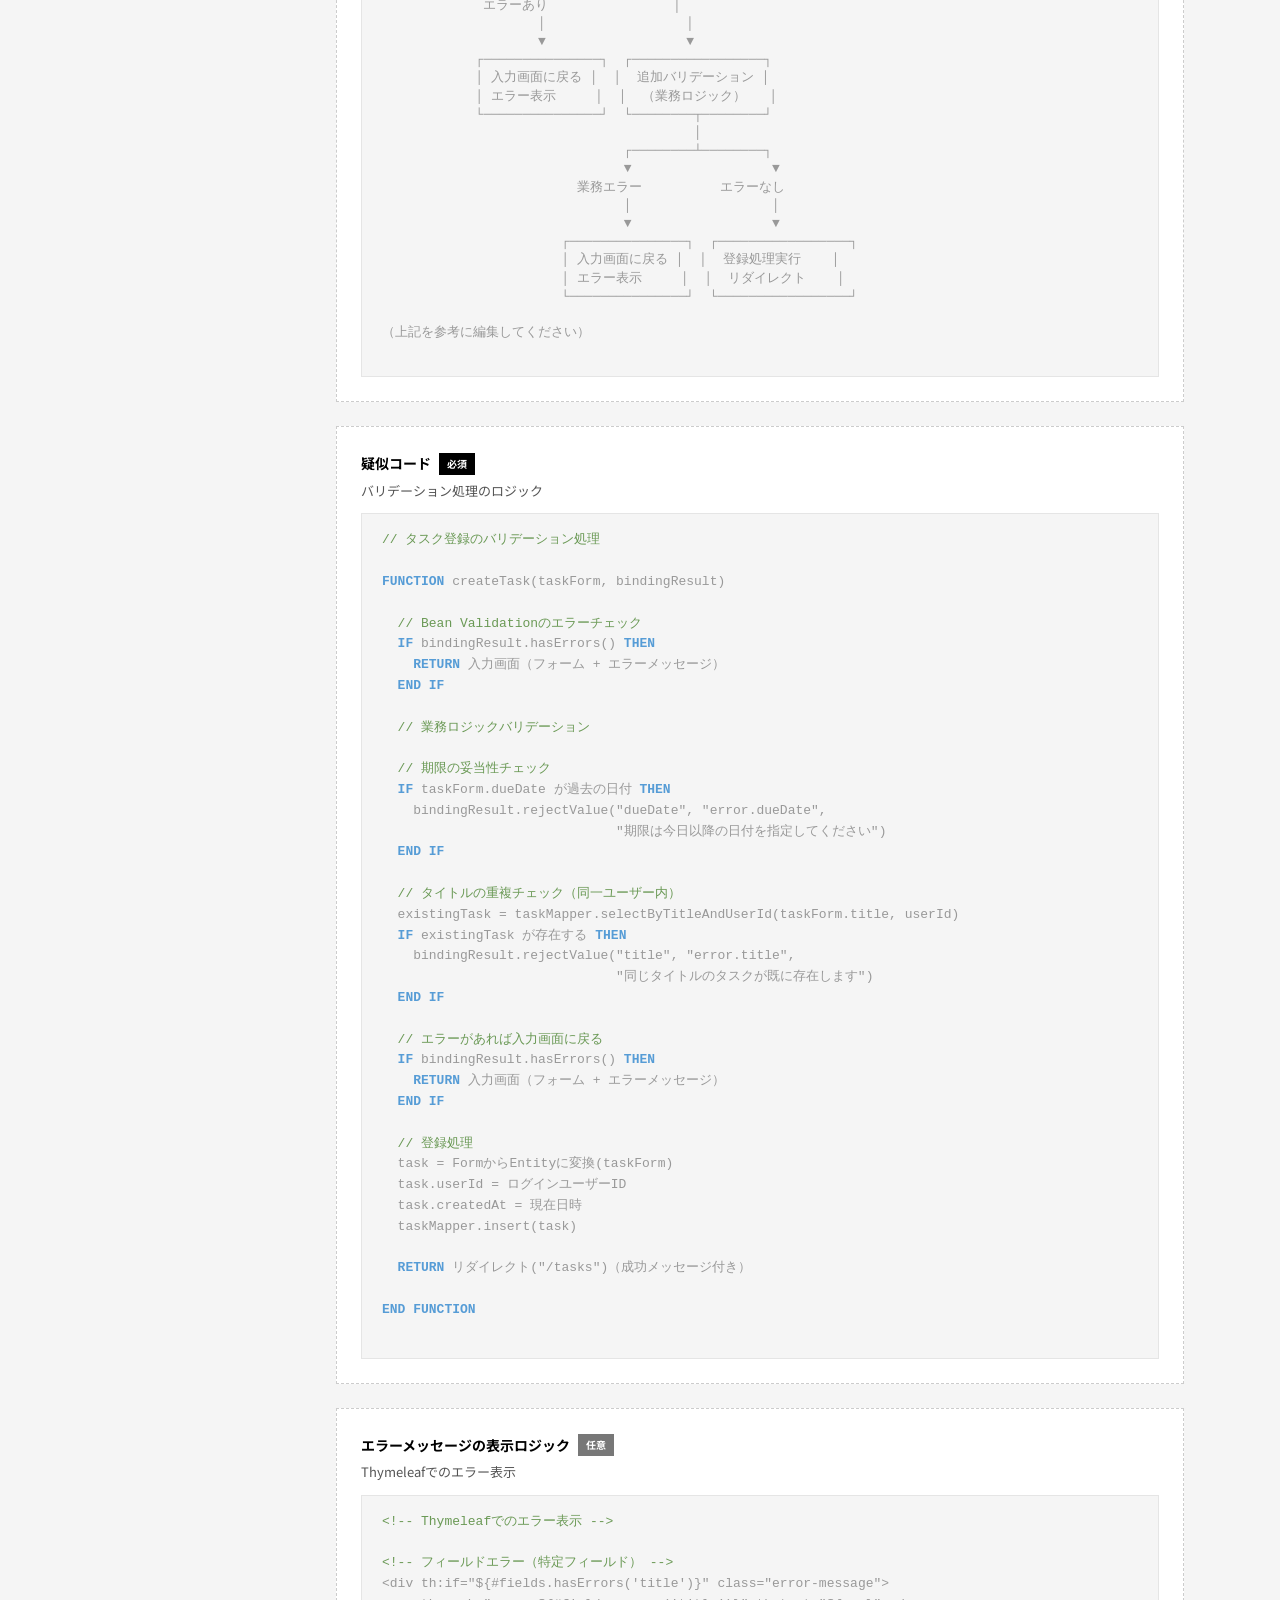
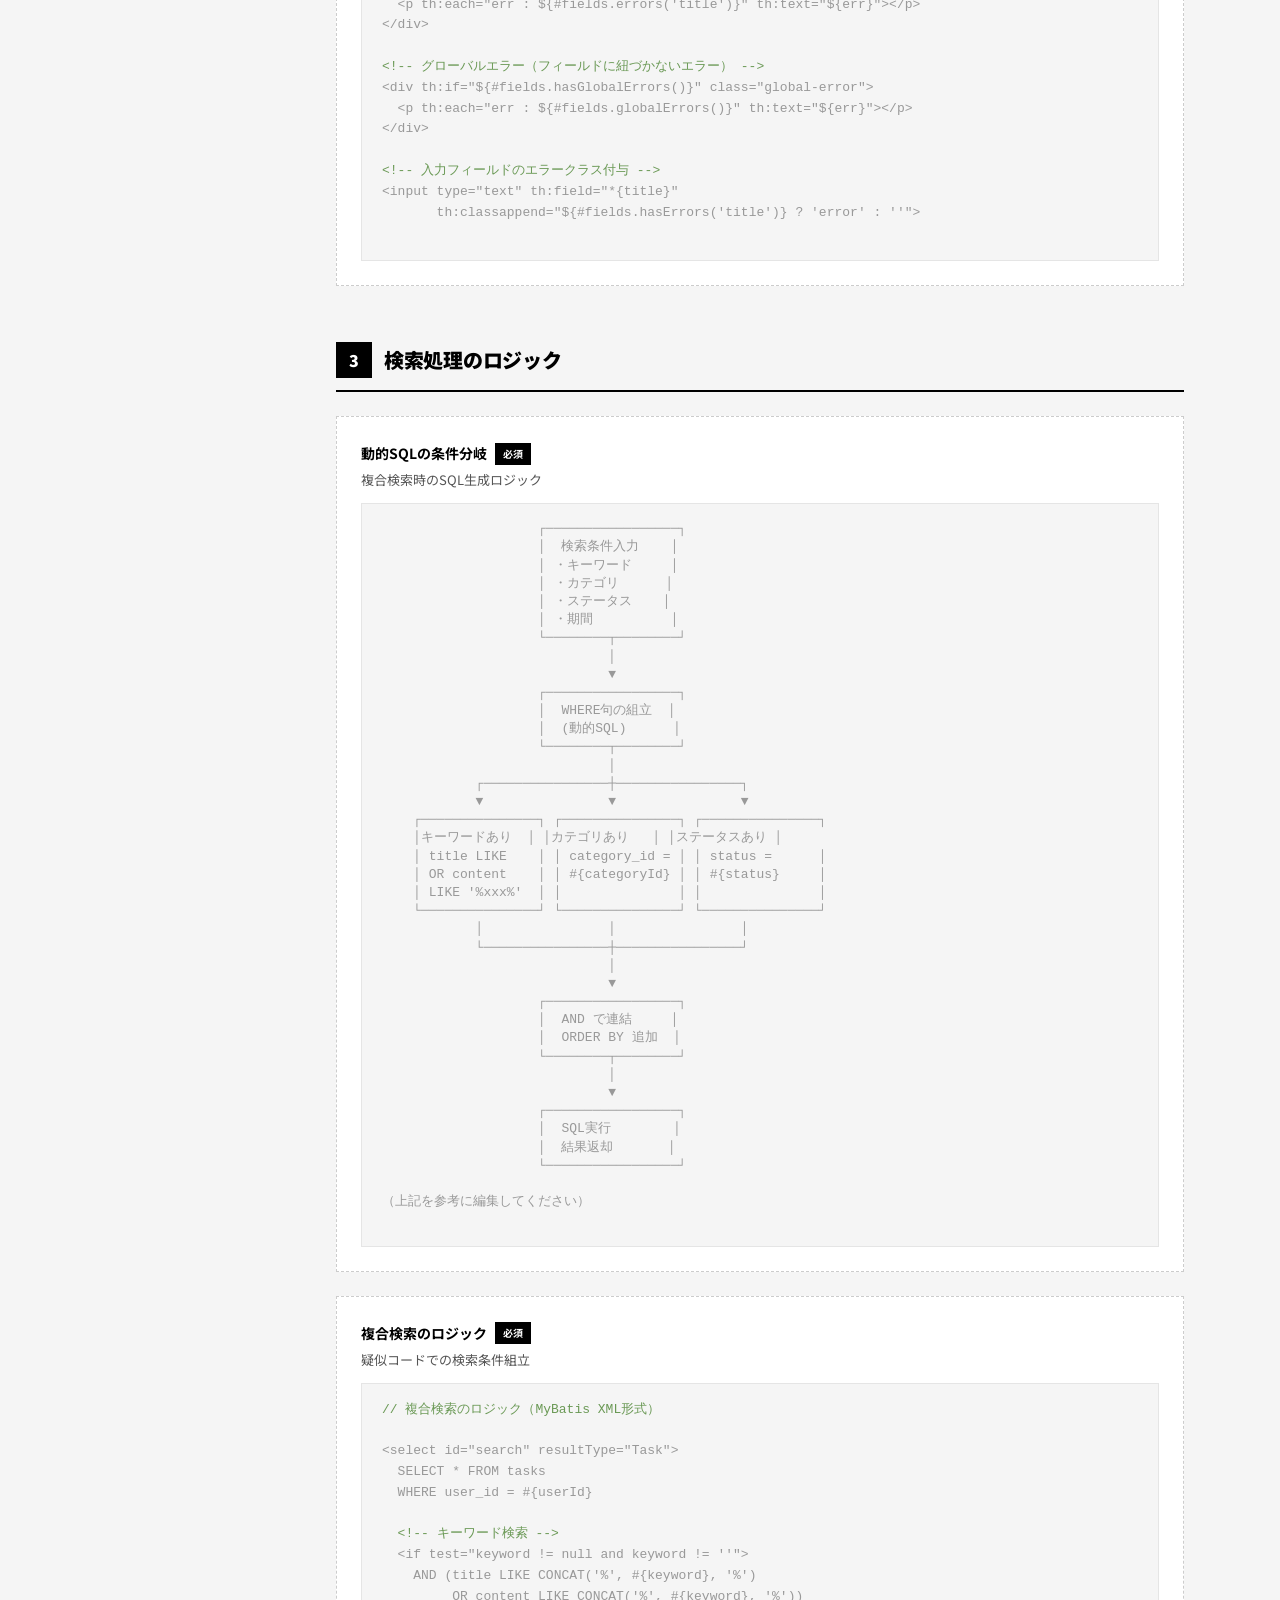
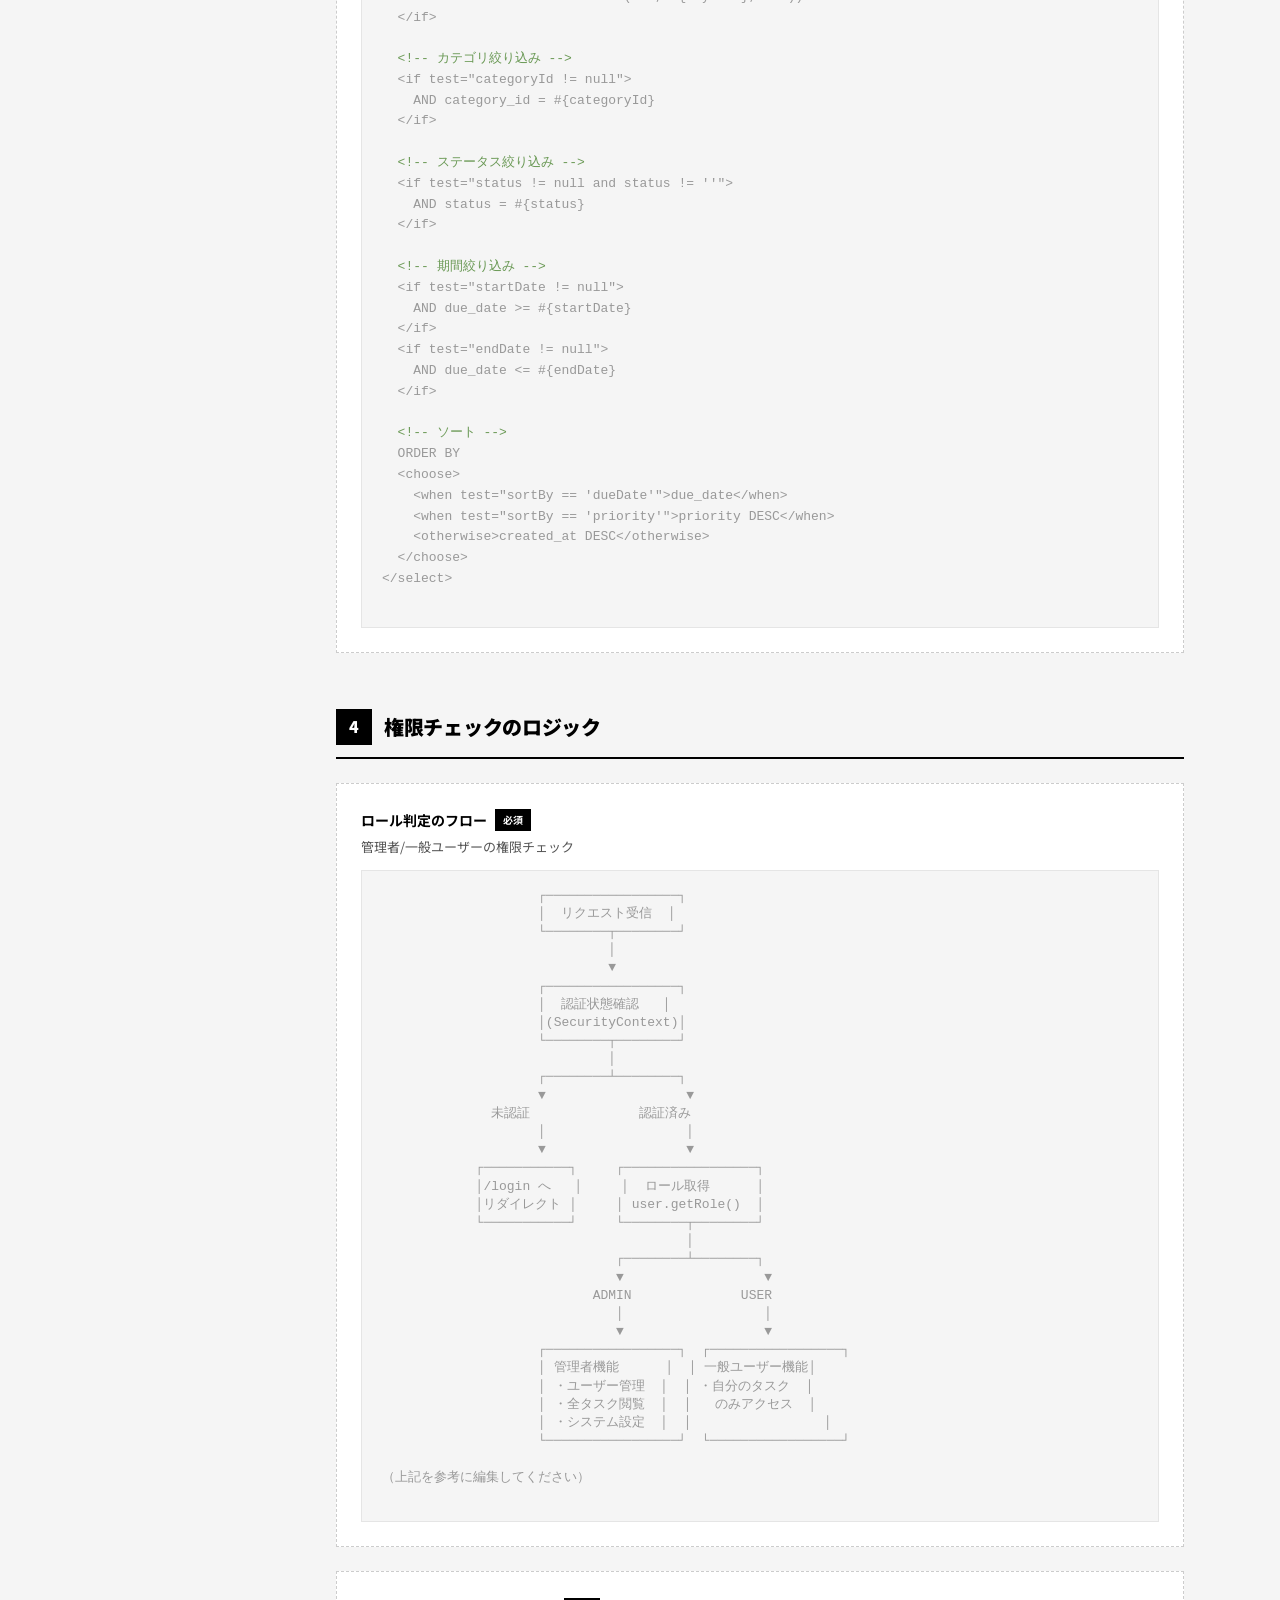
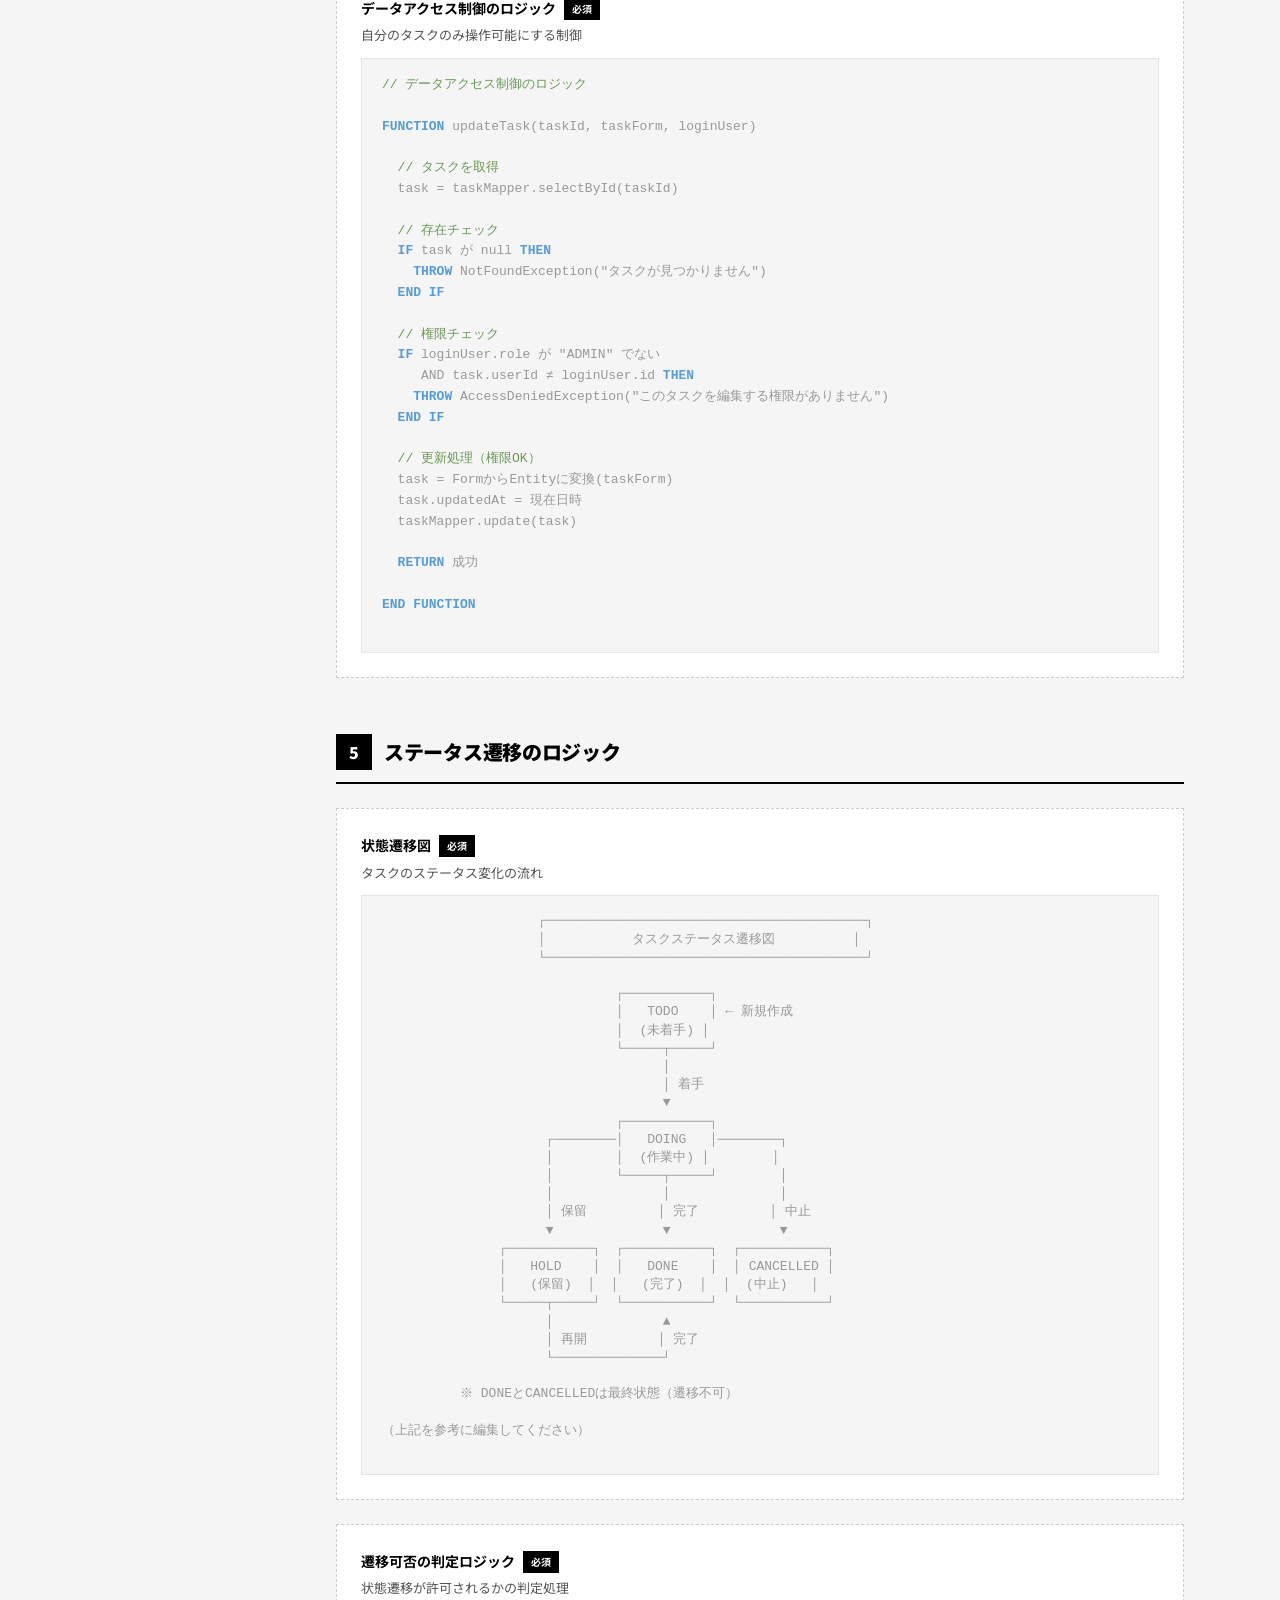
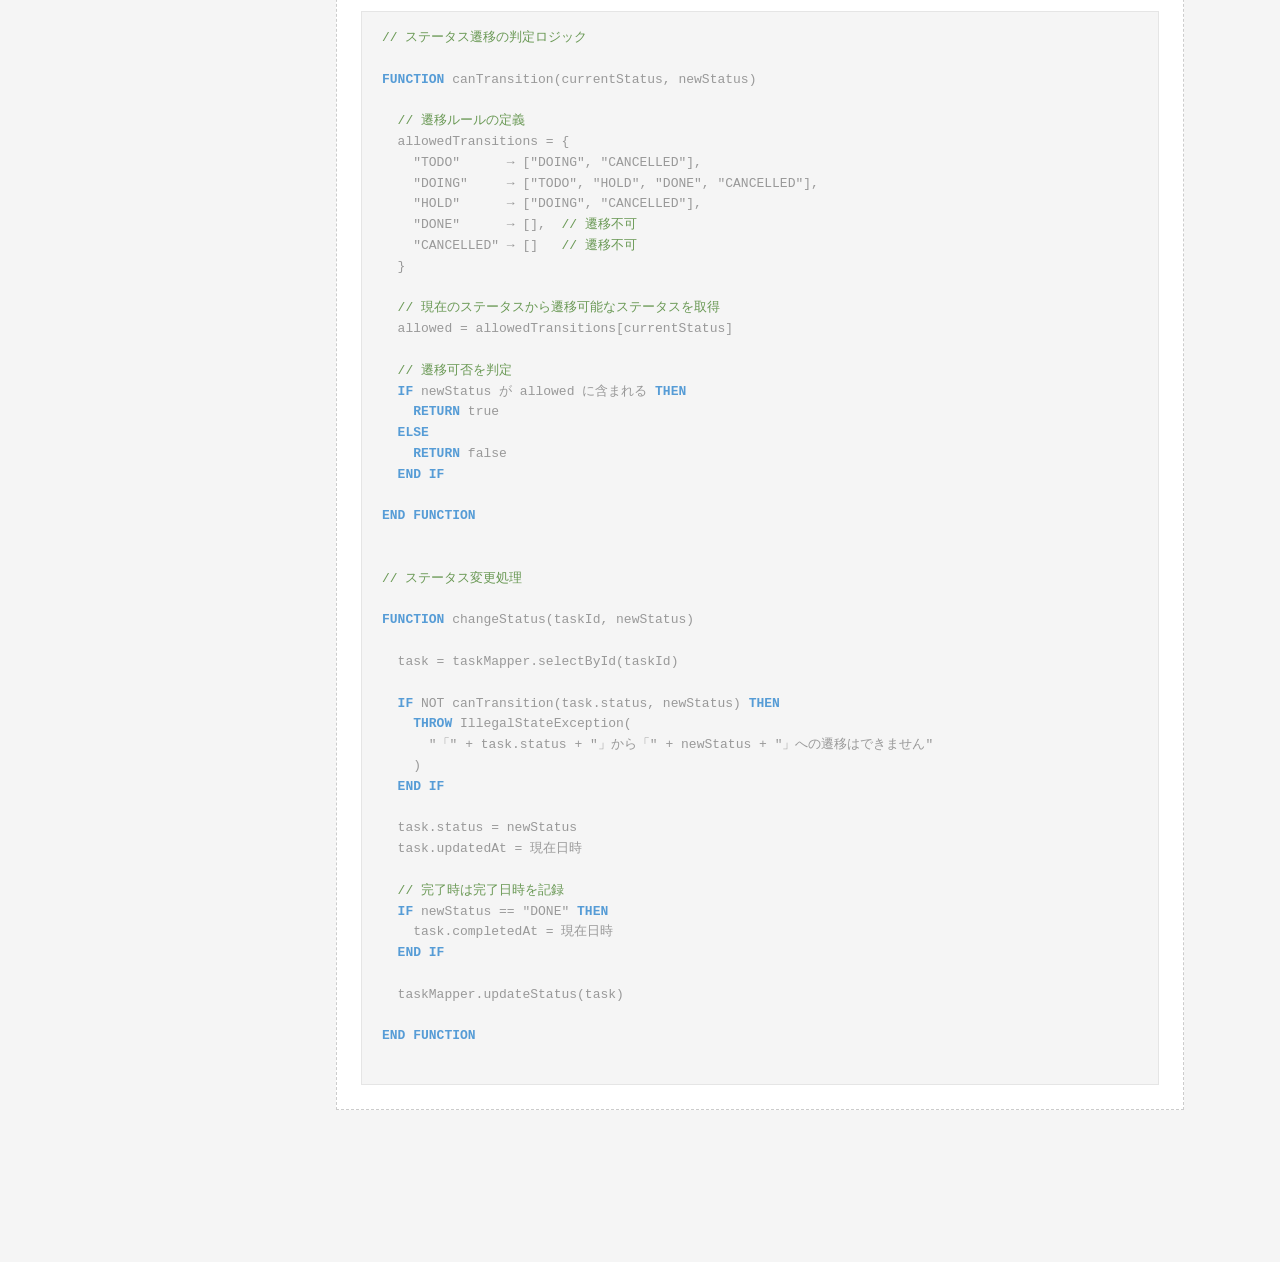
<file: design/logic-explanation.html>
<!DOCTYPE html>
<html lang="ja">

<head>
  <meta charset="UTF-8">
  <meta name="viewport" content="width=device-width, initial-scale=1.0">
  <title>ロジック解説 - プロジェクトアーカイブ</title>
  <link rel="stylesheet"
    href="https://fonts.googleapis.com/css2?family=Material+Symbols+Outlined:opsz,wght,FILL,GRAD@20..48,100..700,0..1,-50..200">
  <link rel="stylesheet" href="../css/style.css">
</head>

<body>
  <button class="hamburger" aria-label="メニュー">
    <span></span><span></span><span></span>
  </button>

  <div class="page-wrapper">
    <aside class="sidebar" data-nav-level="design"></aside>

    <main class="main-content">
      <header class="doc-header">
        <div class="doc-category">DESIGN DOCUMENT</div>
        <h1 class="doc-title">ロジック解説</h1>
        <div class="doc-meta">
          <span><span class="material-symbols-outlined icon-sm">calendar_today</span> 作成日：2026-XX-XX</span>
          <span><span class="material-symbols-outlined icon-sm">person</span> 作成者：（氏名を入力）</span>
          <span><span class="material-symbols-outlined icon-sm">push_pin</span> Ver 1.0</span>
        </div>
      </header>

      <div class="doc-body">

        <div class="toc">
          <div class="toc-title">目次</div>
          <ol class="toc-list">
            <li><a href="#sec1">ログイン処理のロジック</a></li>
            <li><a href="#sec2">バリデーション処理のロジック</a></li>
            <li><a href="#sec3">検索処理のロジック</a></li>
            <li><a href="#sec4">権限チェックのロジック</a></li>
            <li><a href="#sec5">ステータス遷移のロジック</a></li>
          </ol>
        </div>

        <section class="section" id="sec1">
          <h2 class="section-title"><span class="section-icon">1</span> ログイン処理のロジック</h2>

          <div class="fill-block">
            <div class="fill-label">フローチャート <span class="required">必須</span></div>
            <div class="fill-hint">ログイン処理の判定フロー</div>
            <div class="fill-content">
              <div class="ascii-diagram">
                <pre>
                    ┌─────────────────┐
                    │  ログイン画面表示 │
                    └────────┬────────┘
                             │
                             ▼
                    ┌─────────────────┐
                    │ メール/パスワード │
                    │     入力        │
                    └────────┬────────┘
                             │
                             ▼
                    ┌─────────────────┐
                    │  入力値チェック   │
                    └────────┬────────┘
                             │
                    ┌────────┴────────┐
                    ▼                  ▼
               入力エラー          入力OK
                    │                  │
                    ▼                  ▼
            ┌───────────┐     ┌─────────────────┐
            │エラー表示  │     │  ユーザー検索    │
            │ログイン画面│     │ (DBからメールで) │
            └───────────┘     └────────┬────────┘
                                       │
                              ┌────────┴────────┐
                              ▼                  ▼
                         ユーザー無し        ユーザー有り
                              │                  │
                              ▼                  ▼
                      ┌───────────┐     ┌─────────────────┐
                      │認証エラー  │     │ パスワード照合   │
                      │ログイン画面│     │(BCrypt.matches) │
                      └───────────┘     └────────┬────────┘
                                                 │
                                        ┌────────┴────────┐
                                        ▼                  ▼
                                   不一致             一致
                                        │                  │
                                        ▼                  ▼
                                ┌───────────┐     ┌─────────────────┐
                                │認証エラー  │     │  認証成功        │
                                │ログイン画面│     │ SecurityContext │
                                └───────────┘     │   に保存        │
                                                  └────────┬────────┘
                                                           │
                                                           ▼
                                                  ┌─────────────────┐
                                                  │ /tasks へ       │
                                                  │ リダイレクト     │
                                                  └─────────────────┘

（上記を参考に編集してください）
                </pre>
              </div>
            </div>
          </div>

          <div class="fill-block">
            <div class="fill-label">疑似コード <span class="required">必須</span></div>
            <div class="fill-hint">IF-THEN-ELSE形式でロジックを記述</div>
            <div class="fill-content">
              <div class="code-block">
                <pre>
<span class="comment">// ログイン処理の疑似コード</span>

<span class="keyword">FUNCTION</span> login(email, password)

  <span class="comment">// 入力値チェック</span>
  <span class="keyword">IF</span> email が空 <span class="keyword">THEN</span>
    エラー「メールアドレスを入力してください」を追加
  <span class="keyword">END IF</span>

  <span class="keyword">IF</span> password が空 <span class="keyword">THEN</span>
    エラー「パスワードを入力してください」を追加
  <span class="keyword">END IF</span>

  <span class="keyword">IF</span> エラーリストが空でない <span class="keyword">THEN</span>
    <span class="keyword">RETURN</span> ログイン画面（エラー表示）
  <span class="keyword">END IF</span>

  <span class="comment">// ユーザー検索</span>
  user = userMapper.selectByEmail(email)

  <span class="keyword">IF</span> user が null <span class="keyword">THEN</span>
    エラー「メールアドレスまたはパスワードが正しくありません」を追加
    <span class="keyword">RETURN</span> ログイン画面（エラー表示）
  <span class="keyword">END IF</span>

  <span class="comment">// パスワード照合</span>
  <span class="keyword">IF</span> BCrypt.matches(password, user.password) が false <span class="keyword">THEN</span>
    エラー「メールアドレスまたはパスワードが正しくありません」を追加
    <span class="keyword">RETURN</span> ログイン画面（エラー表示）
  <span class="keyword">END IF</span>

  <span class="comment">// 認証成功</span>
  SecurityContext に user 情報を保存
  <span class="keyword">RETURN</span> リダイレクト("/tasks")

<span class="keyword">END FUNCTION</span>
                </pre>
              </div>
            </div>
          </div>
        </section>

        <section class="section" id="sec2">
          <h2 class="section-title"><span class="section-icon">2</span> バリデーション処理のロジック</h2>

          <div class="fill-block">
            <div class="fill-label">バリデーションの判定フロー <span class="required">必須</span></div>
            <div class="fill-hint">タスク登録時のバリデーション処理</div>
            <div class="fill-content">
              <div class="ascii-diagram">
                <pre>
                    ┌─────────────────┐
                    │  フォーム送信    │
                    └────────┬────────┘
                             │
                             ▼
                    ┌─────────────────┐
                    │ @Valid による    │
                    │ 自動バリデーション│
                    └────────┬────────┘
                             │
                    ┌────────┴────────┐
                    ▼                  ▼
            BindingResult に      エラーなし
             エラーあり                │
                    │                  │
                    ▼                  ▼
            ┌───────────────┐  ┌─────────────────┐
            │ 入力画面に戻る │  │  追加バリデーション │
            │ エラー表示     │  │  （業務ロジック）   │
            └───────────────┘  └────────┬────────┘
                                        │
                               ┌────────┴────────┐
                               ▼                  ▼
                         業務エラー          エラーなし
                               │                  │
                               ▼                  ▼
                       ┌───────────────┐  ┌─────────────────┐
                       │ 入力画面に戻る │  │  登録処理実行    │
                       │ エラー表示     │  │  リダイレクト    │
                       └───────────────┘  └─────────────────┘

（上記を参考に編集してください）
                </pre>
              </div>
            </div>
          </div>

          <div class="fill-block">
            <div class="fill-label">疑似コード <span class="required">必須</span></div>
            <div class="fill-hint">バリデーション処理のロジック</div>
            <div class="fill-content">
              <div class="code-block">
                <pre>
<span class="comment">// タスク登録のバリデーション処理</span>

<span class="keyword">FUNCTION</span> createTask(taskForm, bindingResult)

  <span class="comment">// Bean Validationのエラーチェック</span>
  <span class="keyword">IF</span> bindingResult.hasErrors() <span class="keyword">THEN</span>
    <span class="keyword">RETURN</span> 入力画面（フォーム + エラーメッセージ）
  <span class="keyword">END IF</span>

  <span class="comment">// 業務ロジックバリデーション</span>

  <span class="comment">// 期限の妥当性チェック</span>
  <span class="keyword">IF</span> taskForm.dueDate が過去の日付 <span class="keyword">THEN</span>
    bindingResult.rejectValue("dueDate", "error.dueDate",
                              "期限は今日以降の日付を指定してください")
  <span class="keyword">END IF</span>

  <span class="comment">// タイトルの重複チェック（同一ユーザー内）</span>
  existingTask = taskMapper.selectByTitleAndUserId(taskForm.title, userId)
  <span class="keyword">IF</span> existingTask が存在する <span class="keyword">THEN</span>
    bindingResult.rejectValue("title", "error.title",
                              "同じタイトルのタスクが既に存在します")
  <span class="keyword">END IF</span>

  <span class="comment">// エラーがあれば入力画面に戻る</span>
  <span class="keyword">IF</span> bindingResult.hasErrors() <span class="keyword">THEN</span>
    <span class="keyword">RETURN</span> 入力画面（フォーム + エラーメッセージ）
  <span class="keyword">END IF</span>

  <span class="comment">// 登録処理</span>
  task = FormからEntityに変換(taskForm)
  task.userId = ログインユーザーID
  task.createdAt = 現在日時
  taskMapper.insert(task)

  <span class="keyword">RETURN</span> リダイレクト("/tasks")（成功メッセージ付き）

<span class="keyword">END FUNCTION</span>
                </pre>
              </div>
            </div>
          </div>

          <div class="fill-block">
            <div class="fill-label">エラーメッセージの表示ロジック <span class="optional">任意</span></div>
            <div class="fill-hint">Thymeleafでのエラー表示</div>
            <div class="fill-content">
              <div class="code-block">
                <pre>
<span class="comment">&lt;!-- Thymeleafでのエラー表示 --&gt;</span>

<span class="comment">&lt;!-- フィールドエラー（特定フィールド） --&gt;</span>
&lt;div th:if="${#fields.hasErrors('title')}" class="error-message"&gt;
  &lt;p th:each="err : ${#fields.errors('title')}" th:text="${err}"&gt;&lt;/p&gt;
&lt;/div&gt;

<span class="comment">&lt;!-- グローバルエラー（フィールドに紐づかないエラー） --&gt;</span>
&lt;div th:if="${#fields.hasGlobalErrors()}" class="global-error"&gt;
  &lt;p th:each="err : ${#fields.globalErrors()}" th:text="${err}"&gt;&lt;/p&gt;
&lt;/div&gt;

<span class="comment">&lt;!-- 入力フィールドのエラークラス付与 --&gt;</span>
&lt;input type="text" th:field="*{title}"
       th:classappend="${#fields.hasErrors('title')} ? 'error' : ''"&gt;
                </pre>
              </div>
            </div>
          </div>
        </section>

        <section class="section" id="sec3">
          <h2 class="section-title"><span class="section-icon">3</span> 検索処理のロジック</h2>

          <div class="fill-block">
            <div class="fill-label">動的SQLの条件分岐 <span class="required">必須</span></div>
            <div class="fill-hint">複合検索時のSQL生成ロジック</div>
            <div class="fill-content">
              <div class="ascii-diagram">
                <pre>
                    ┌─────────────────┐
                    │  検索条件入力    │
                    │ ・キーワード     │
                    │ ・カテゴリ      │
                    │ ・ステータス    │
                    │ ・期間          │
                    └────────┬────────┘
                             │
                             ▼
                    ┌─────────────────┐
                    │  WHERE句の組立  │
                    │  (動的SQL)      │
                    └────────┬────────┘
                             │
            ┌────────────────┼────────────────┐
            ▼                ▼                ▼
    ┌───────────────┐ ┌───────────────┐ ┌───────────────┐
    │キーワードあり  │ │カテゴリあり   │ │ステータスあり │
    │ title LIKE    │ │ category_id = │ │ status =      │
    │ OR content    │ │ #{categoryId} │ │ #{status}     │
    │ LIKE '%xxx%'  │ │               │ │               │
    └───────────────┘ └───────────────┘ └───────────────┘
            │                │                │
            └────────────────┼────────────────┘
                             │
                             ▼
                    ┌─────────────────┐
                    │  AND で連結     │
                    │  ORDER BY 追加  │
                    └────────┬────────┘
                             │
                             ▼
                    ┌─────────────────┐
                    │  SQL実行        │
                    │  結果返却       │
                    └─────────────────┘

（上記を参考に編集してください）
                </pre>
              </div>
            </div>
          </div>

          <div class="fill-block">
            <div class="fill-label">複合検索のロジック <span class="required">必須</span></div>
            <div class="fill-hint">疑似コードでの検索条件組立</div>
            <div class="fill-content">
              <div class="code-block">
                <pre>
<span class="comment">// 複合検索のロジック（MyBatis XML形式）</span>

&lt;select id="search" resultType="Task"&gt;
  SELECT * FROM tasks
  WHERE user_id = #{userId}

  <span class="comment">&lt;!-- キーワード検索 --&gt;</span>
  &lt;if test="keyword != null and keyword != ''"&gt;
    AND (title LIKE CONCAT('%', #{keyword}, '%')
         OR content LIKE CONCAT('%', #{keyword}, '%'))
  &lt;/if&gt;

  <span class="comment">&lt;!-- カテゴリ絞り込み --&gt;</span>
  &lt;if test="categoryId != null"&gt;
    AND category_id = #{categoryId}
  &lt;/if&gt;

  <span class="comment">&lt;!-- ステータス絞り込み --&gt;</span>
  &lt;if test="status != null and status != ''"&gt;
    AND status = #{status}
  &lt;/if&gt;

  <span class="comment">&lt;!-- 期間絞り込み --&gt;</span>
  &lt;if test="startDate != null"&gt;
    AND due_date &gt;= #{startDate}
  &lt;/if&gt;
  &lt;if test="endDate != null"&gt;
    AND due_date &lt;= #{endDate}
  &lt;/if&gt;

  <span class="comment">&lt;!-- ソート --&gt;</span>
  ORDER BY
  &lt;choose&gt;
    &lt;when test="sortBy == 'dueDate'"&gt;due_date&lt;/when&gt;
    &lt;when test="sortBy == 'priority'"&gt;priority DESC&lt;/when&gt;
    &lt;otherwise&gt;created_at DESC&lt;/otherwise&gt;
  &lt;/choose&gt;
&lt;/select&gt;
                </pre>
              </div>
            </div>
          </div>
        </section>

        <section class="section" id="sec4">
          <h2 class="section-title"><span class="section-icon">4</span> 権限チェックのロジック</h2>

          <div class="fill-block">
            <div class="fill-label">ロール判定のフロー <span class="required">必須</span></div>
            <div class="fill-hint">管理者/一般ユーザーの権限チェック</div>
            <div class="fill-content">
              <div class="ascii-diagram">
                <pre>
                    ┌─────────────────┐
                    │  リクエスト受信  │
                    └────────┬────────┘
                             │
                             ▼
                    ┌─────────────────┐
                    │  認証状態確認   │
                    │(SecurityContext)│
                    └────────┬────────┘
                             │
                    ┌────────┴────────┐
                    ▼                  ▼
              未認証              認証済み
                    │                  │
                    ▼                  ▼
            ┌───────────┐     ┌─────────────────┐
            │/login へ   │     │  ロール取得      │
            │リダイレクト │     │ user.getRole()  │
            └───────────┘     └────────┬────────┘
                                       │
                              ┌────────┴────────┐
                              ▼                  ▼
                           ADMIN              USER
                              │                  │
                              ▼                  ▼
                    ┌─────────────────┐  ┌─────────────────┐
                    │ 管理者機能      │  │ 一般ユーザー機能│
                    │ ・ユーザー管理  │  │ ・自分のタスク  │
                    │ ・全タスク閲覧  │  │   のみアクセス  │
                    │ ・システム設定  │  │                 │
                    └─────────────────┘  └─────────────────┘

（上記を参考に編集してください）
                </pre>
              </div>
            </div>
          </div>

          <div class="fill-block">
            <div class="fill-label">データアクセス制御のロジック <span class="required">必須</span></div>
            <div class="fill-hint">自分のタスクのみ操作可能にする制御</div>
            <div class="fill-content">
              <div class="code-block">
                <pre>
<span class="comment">// データアクセス制御のロジック</span>

<span class="keyword">FUNCTION</span> updateTask(taskId, taskForm, loginUser)

  <span class="comment">// タスクを取得</span>
  task = taskMapper.selectById(taskId)

  <span class="comment">// 存在チェック</span>
  <span class="keyword">IF</span> task が null <span class="keyword">THEN</span>
    <span class="keyword">THROW</span> NotFoundException("タスクが見つかりません")
  <span class="keyword">END IF</span>

  <span class="comment">// 権限チェック</span>
  <span class="keyword">IF</span> loginUser.role が "ADMIN" でない
     AND task.userId ≠ loginUser.id <span class="keyword">THEN</span>
    <span class="keyword">THROW</span> AccessDeniedException("このタスクを編集する権限がありません")
  <span class="keyword">END IF</span>

  <span class="comment">// 更新処理（権限OK）</span>
  task = FormからEntityに変換(taskForm)
  task.updatedAt = 現在日時
  taskMapper.update(task)

  <span class="keyword">RETURN</span> 成功

<span class="keyword">END FUNCTION</span>
                </pre>
              </div>
            </div>
          </div>
        </section>

        <section class="section" id="sec5">
          <h2 class="section-title"><span class="section-icon">5</span> ステータス遷移のロジック</h2>

          <div class="fill-block">
            <div class="fill-label">状態遷移図 <span class="required">必須</span></div>
            <div class="fill-hint">タスクのステータス変化の流れ</div>
            <div class="fill-content">
              <div class="ascii-diagram">
                <pre>
                    ┌─────────────────────────────────────────┐
                    │           タスクステータス遷移図          │
                    └─────────────────────────────────────────┘

                              ┌───────────┐
                              │   TODO    │ ← 新規作成
                              │  (未着手) │
                              └─────┬─────┘
                                    │
                                    │ 着手
                                    ▼
                              ┌───────────┐
                     ┌────────│   DOING   │────────┐
                     │        │  (作業中) │        │
                     │        └─────┬─────┘        │
                     │              │              │
                     │ 保留         │ 完了         │ 中止
                     ▼              ▼              ▼
               ┌───────────┐  ┌───────────┐  ┌───────────┐
               │   HOLD    │  │   DONE    │  │ CANCELLED │
               │   (保留)  │  │   (完了)  │  │  (中止)   │
               └─────┬─────┘  └───────────┘  └───────────┘
                     │              ▲
                     │ 再開         │ 完了
                     └──────────────┘

          ※ DONEとCANCELLEDは最終状態（遷移不可）

（上記を参考に編集してください）
                </pre>
              </div>
            </div>
          </div>

          <div class="fill-block">
            <div class="fill-label">遷移可否の判定ロジック <span class="required">必須</span></div>
            <div class="fill-hint">状態遷移が許可されるかの判定処理</div>
            <div class="fill-content">
              <div class="code-block">
                <pre>
<span class="comment">// ステータス遷移の判定ロジック</span>

<span class="keyword">FUNCTION</span> canTransition(currentStatus, newStatus)

  <span class="comment">// 遷移ルールの定義</span>
  allowedTransitions = {
    "TODO"      → ["DOING", "CANCELLED"],
    "DOING"     → ["TODO", "HOLD", "DONE", "CANCELLED"],
    "HOLD"      → ["DOING", "CANCELLED"],
    "DONE"      → [],  <span class="comment">// 遷移不可</span>
    "CANCELLED" → []   <span class="comment">// 遷移不可</span>
  }

  <span class="comment">// 現在のステータスから遷移可能なステータスを取得</span>
  allowed = allowedTransitions[currentStatus]

  <span class="comment">// 遷移可否を判定</span>
  <span class="keyword">IF</span> newStatus が allowed に含まれる <span class="keyword">THEN</span>
    <span class="keyword">RETURN</span> true
  <span class="keyword">ELSE</span>
    <span class="keyword">RETURN</span> false
  <span class="keyword">END IF</span>

<span class="keyword">END FUNCTION</span>


<span class="comment">// ステータス変更処理</span>

<span class="keyword">FUNCTION</span> changeStatus(taskId, newStatus)

  task = taskMapper.selectById(taskId)

  <span class="keyword">IF</span> NOT canTransition(task.status, newStatus) <span class="keyword">THEN</span>
    <span class="keyword">THROW</span> IllegalStateException(
      "「" + task.status + "」から「" + newStatus + "」への遷移はできません"
    )
  <span class="keyword">END IF</span>

  task.status = newStatus
  task.updatedAt = 現在日時

  <span class="comment">// 完了時は完了日時を記録</span>
  <span class="keyword">IF</span> newStatus == "DONE" <span class="keyword">THEN</span>
    task.completedAt = 現在日時
  <span class="keyword">END IF</span>

  taskMapper.updateStatus(task)

<span class="keyword">END FUNCTION</span>
                </pre>
              </div>
            </div>
          </div>
        </section>

      </div>
    </main>
  </div>

  <script src="../js/main.js"></script>
</body>

</html>
</file>
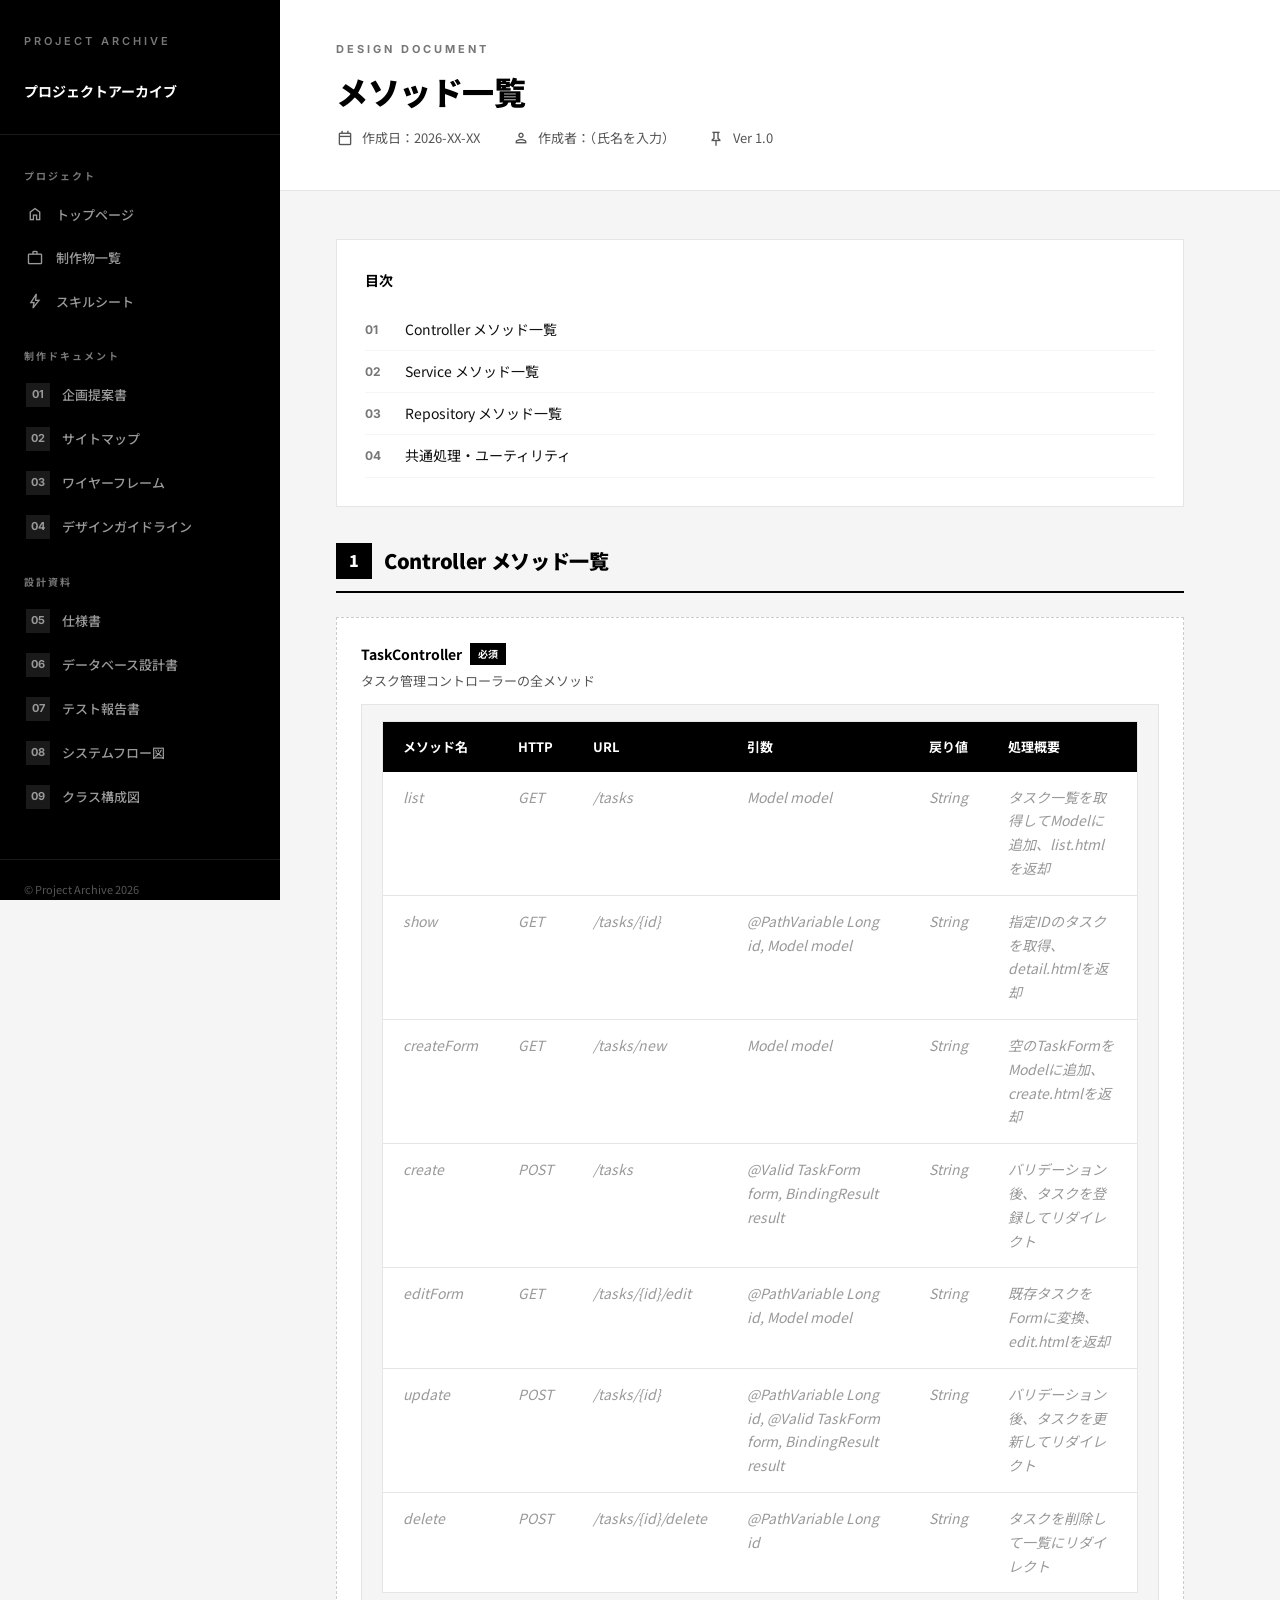
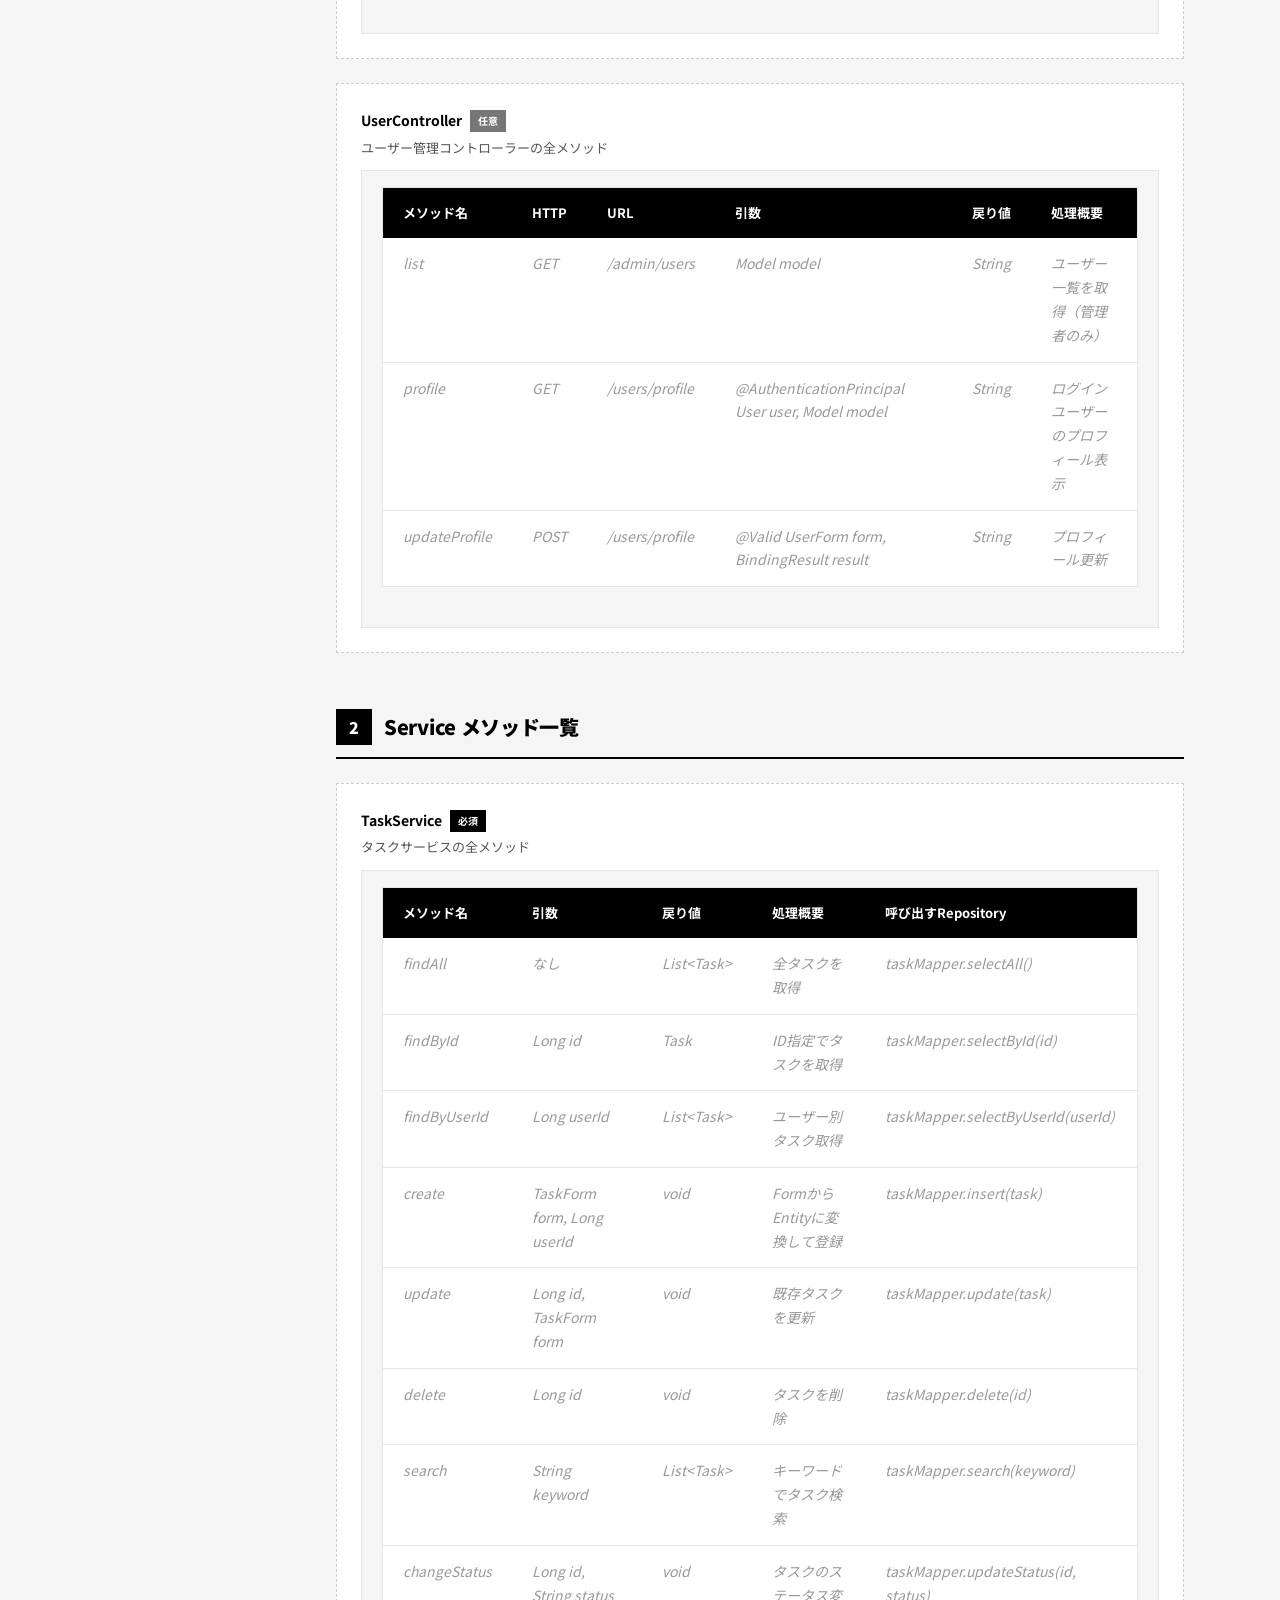
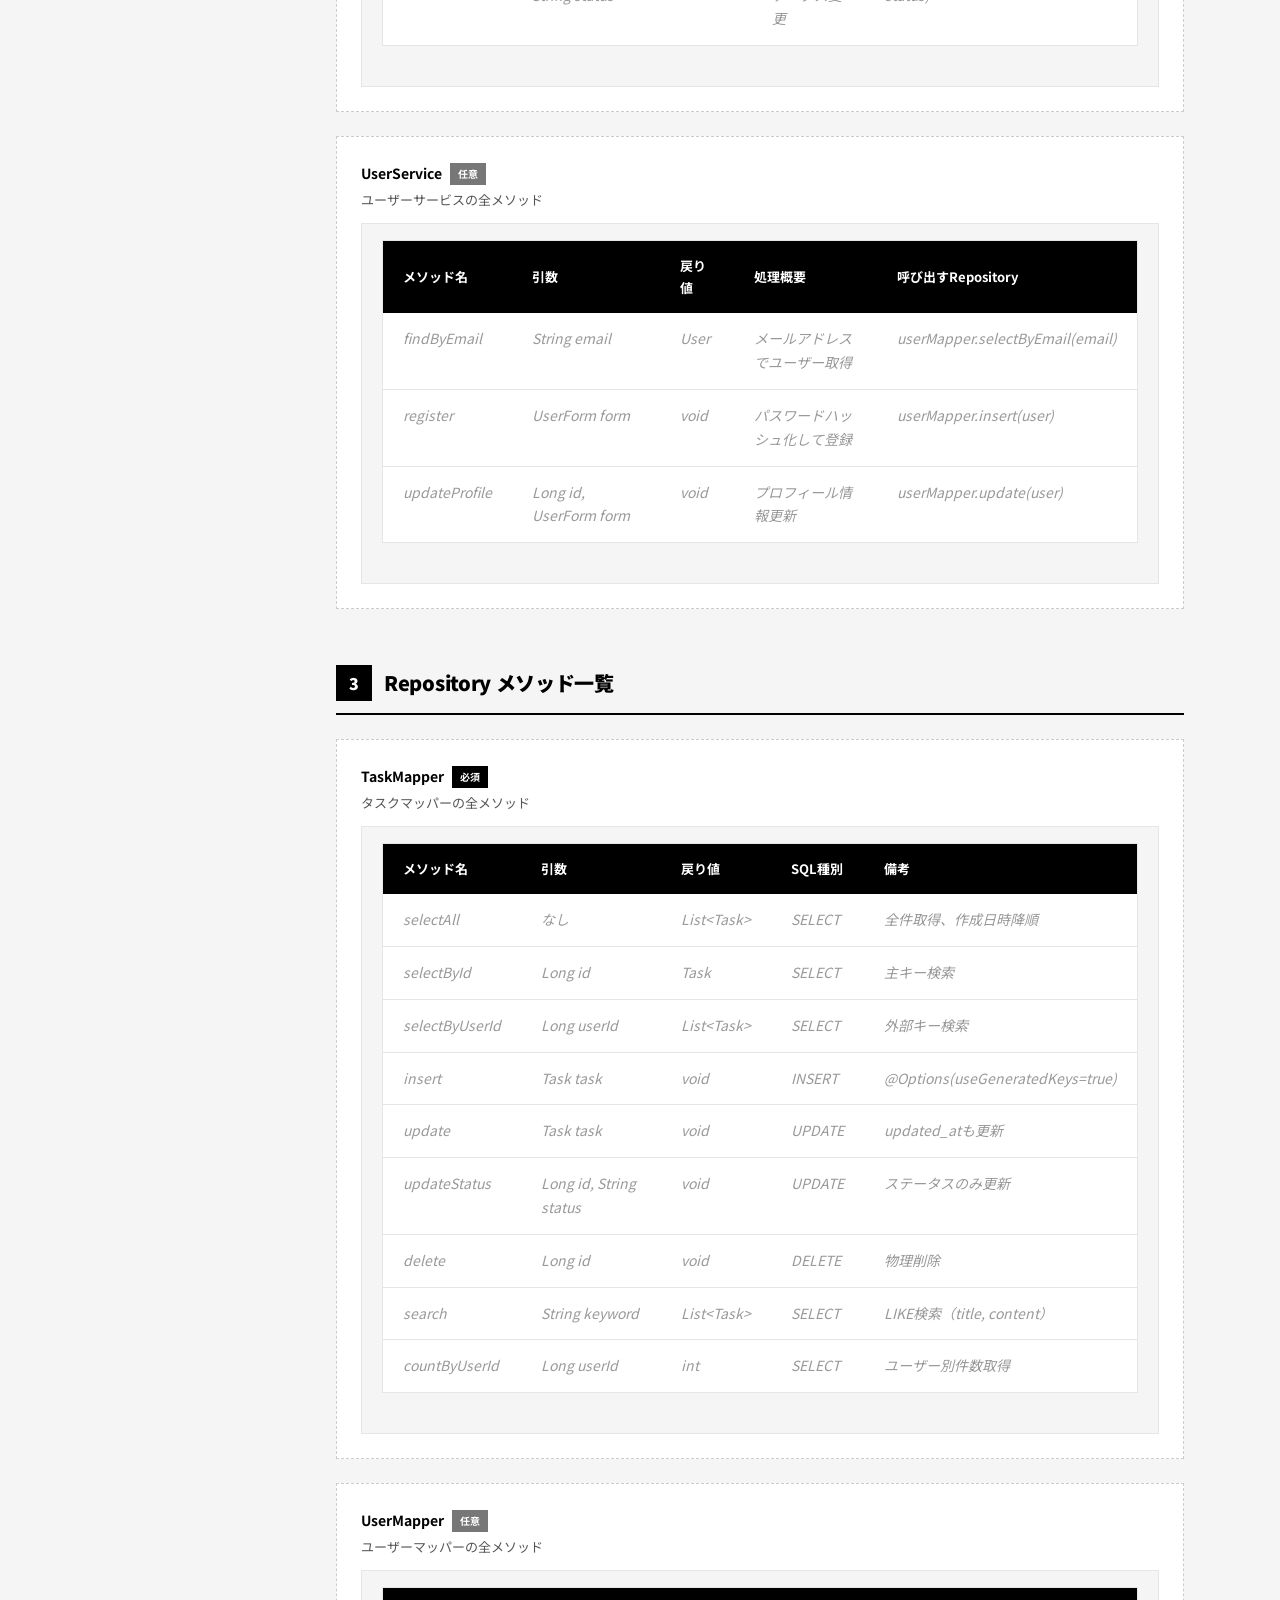
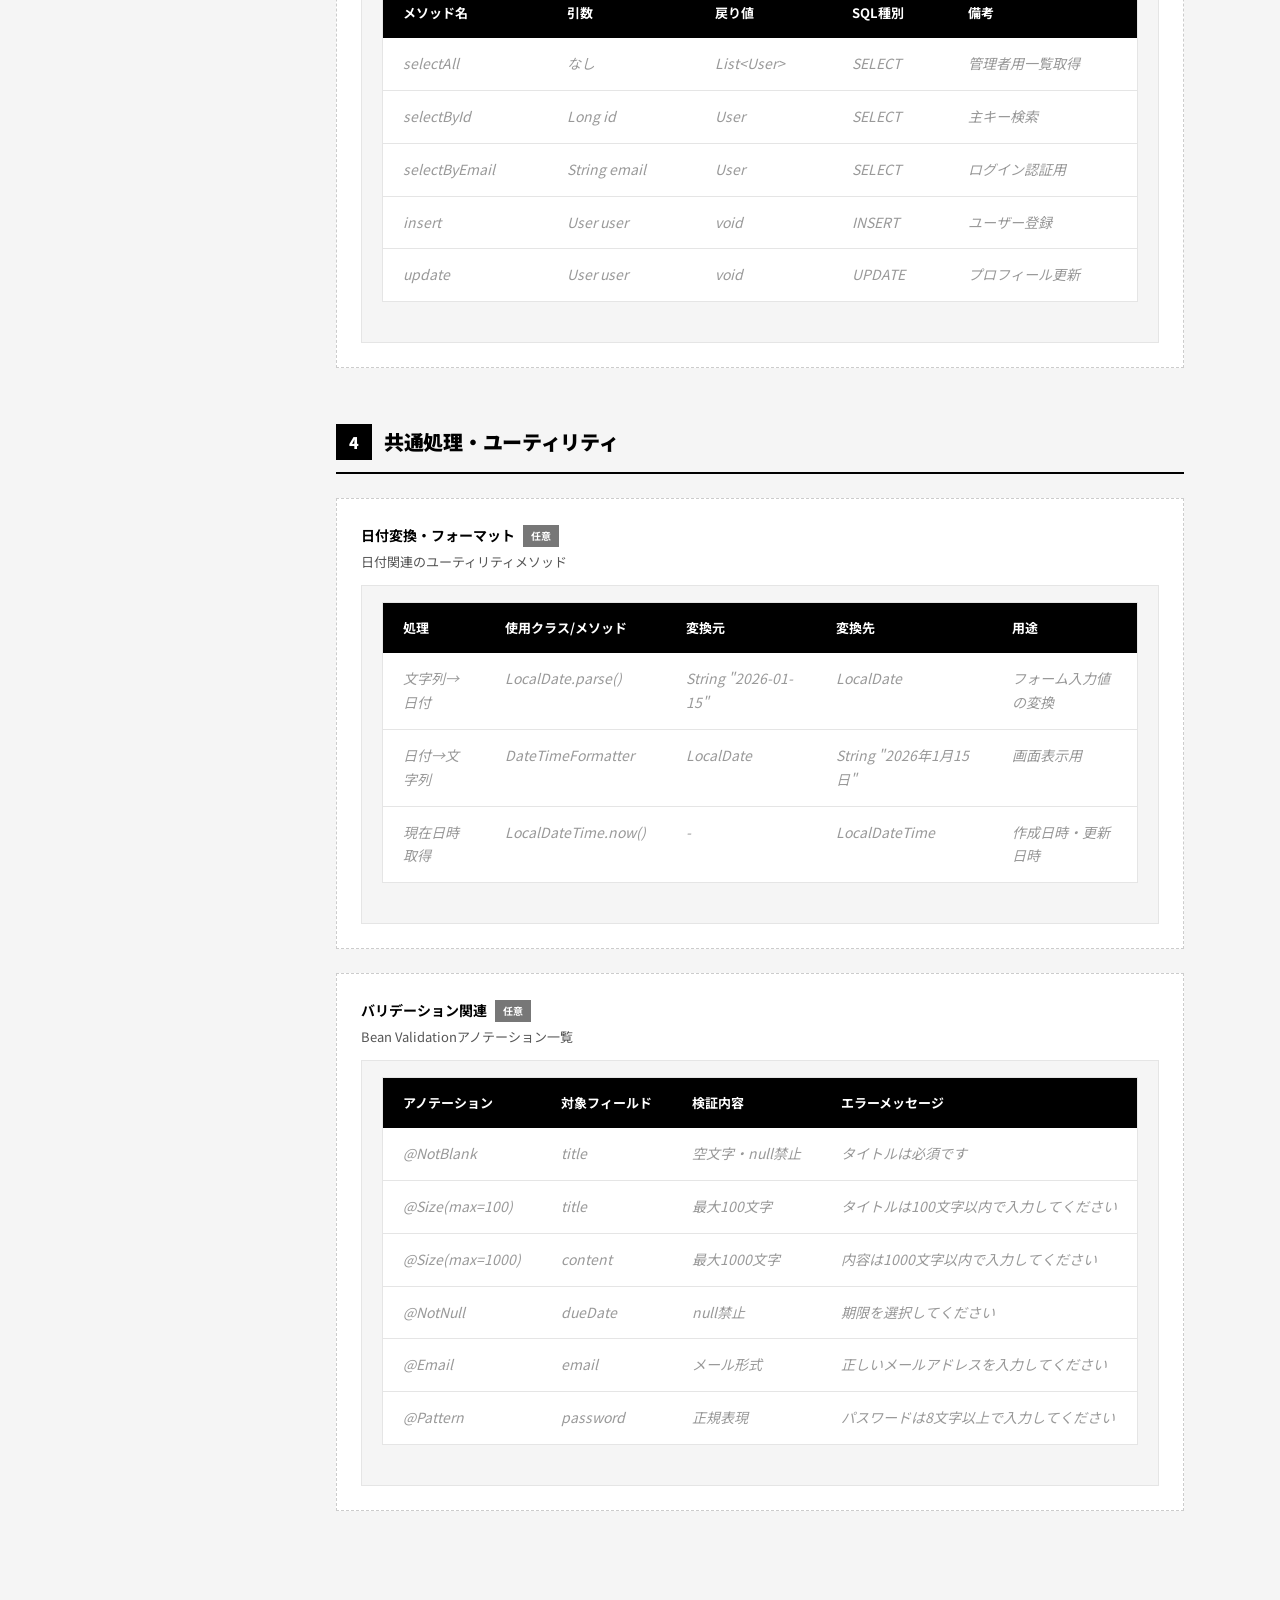
<file: design/method-list.html>
<!DOCTYPE html>
<html lang="ja">
<head>
  <meta charset="UTF-8">
  <meta name="viewport" content="width=device-width, initial-scale=1.0">
  <title>メソッド一覧 -  プロジェクトアーカイブ</title>
  <link rel="stylesheet" href="https://fonts.googleapis.com/css2?family=Material+Symbols+Outlined:opsz,wght,FILL,GRAD@20..48,100..700,0..1,-50..200">
  <link rel="stylesheet" href="../css/style.css">
</head>
<body>
  <button class="hamburger" aria-label="メニュー">
    <span></span><span></span><span></span>
  </button>

  <div class="page-wrapper">
  <aside class="sidebar" data-nav-level="design"></aside>

    <main class="main-content">
      <header class="doc-header">
        <div class="doc-category">DESIGN DOCUMENT</div>
        <h1 class="doc-title">メソッド一覧</h1>
        <div class="doc-meta">
          <span><span class="material-symbols-outlined icon-sm">calendar_today</span> 作成日：2026-XX-XX</span>
          <span><span class="material-symbols-outlined icon-sm">person</span> 作成者：（氏名を入力）</span>
          <span><span class="material-symbols-outlined icon-sm">push_pin</span> Ver 1.0</span>
        </div>
      </header>

      <div class="doc-body">

        <div class="toc">
          <div class="toc-title">目次</div>
          <ol class="toc-list">
            <li><a href="#sec1">Controller メソッド一覧</a></li>
            <li><a href="#sec2">Service メソッド一覧</a></li>
            <li><a href="#sec3">Repository メソッド一覧</a></li>
            <li><a href="#sec4">共通処理・ユーティリティ</a></li>
          </ol>
        </div>

        <section class="section" id="sec1">
          <h2 class="section-title"><span class="section-icon">1</span> Controller メソッド一覧</h2>

          <div class="fill-block">
            <div class="fill-label">TaskController <span class="required">必須</span></div>
            <div class="fill-hint">タスク管理コントローラーの全メソッド</div>
            <div class="fill-content">
              <table class="doc-table">
                <thead>
                  <tr><th>メソッド名</th><th>HTTP</th><th>URL</th><th>引数</th><th>戻り値</th><th>処理概要</th></tr>
                </thead>
                <tbody>
                  <tr class="template-row">
                    <td>list</td>
                    <td>GET</td>
                    <td>/tasks</td>
                    <td>Model model</td>
                    <td>String</td>
                    <td>タスク一覧を取得してModelに追加、list.htmlを返却</td>
                  </tr>
                  <tr class="template-row">
                    <td>show</td>
                    <td>GET</td>
                    <td>/tasks/{id}</td>
                    <td>@PathVariable Long id, Model model</td>
                    <td>String</td>
                    <td>指定IDのタスクを取得、detail.htmlを返却</td>
                  </tr>
                  <tr class="template-row">
                    <td>createForm</td>
                    <td>GET</td>
                    <td>/tasks/new</td>
                    <td>Model model</td>
                    <td>String</td>
                    <td>空のTaskFormをModelに追加、create.htmlを返却</td>
                  </tr>
                  <tr class="template-row">
                    <td>create</td>
                    <td>POST</td>
                    <td>/tasks</td>
                    <td>@Valid TaskForm form, BindingResult result</td>
                    <td>String</td>
                    <td>バリデーション後、タスクを登録してリダイレクト</td>
                  </tr>
                  <tr class="template-row">
                    <td>editForm</td>
                    <td>GET</td>
                    <td>/tasks/{id}/edit</td>
                    <td>@PathVariable Long id, Model model</td>
                    <td>String</td>
                    <td>既存タスクをFormに変換、edit.htmlを返却</td>
                  </tr>
                  <tr class="template-row">
                    <td>update</td>
                    <td>POST</td>
                    <td>/tasks/{id}</td>
                    <td>@PathVariable Long id, @Valid TaskForm form, BindingResult result</td>
                    <td>String</td>
                    <td>バリデーション後、タスクを更新してリダイレクト</td>
                  </tr>
                  <tr class="template-row">
                    <td>delete</td>
                    <td>POST</td>
                    <td>/tasks/{id}/delete</td>
                    <td>@PathVariable Long id</td>
                    <td>String</td>
                    <td>タスクを削除して一覧にリダイレクト</td>
                  </tr>
                </tbody>
              </table>
            </div>
          </div>

          <div class="fill-block">
            <div class="fill-label">UserController <span class="optional">任意</span></div>
            <div class="fill-hint">ユーザー管理コントローラーの全メソッド</div>
            <div class="fill-content">
              <table class="doc-table">
                <thead>
                  <tr><th>メソッド名</th><th>HTTP</th><th>URL</th><th>引数</th><th>戻り値</th><th>処理概要</th></tr>
                </thead>
                <tbody>
                  <tr class="template-row">
                    <td>list</td>
                    <td>GET</td>
                    <td>/admin/users</td>
                    <td>Model model</td>
                    <td>String</td>
                    <td>ユーザー一覧を取得（管理者のみ）</td>
                  </tr>
                  <tr class="template-row">
                    <td>profile</td>
                    <td>GET</td>
                    <td>/users/profile</td>
                    <td>@AuthenticationPrincipal User user, Model model</td>
                    <td>String</td>
                    <td>ログインユーザーのプロフィール表示</td>
                  </tr>
                  <tr class="template-row">
                    <td>updateProfile</td>
                    <td>POST</td>
                    <td>/users/profile</td>
                    <td>@Valid UserForm form, BindingResult result</td>
                    <td>String</td>
                    <td>プロフィール更新</td>
                  </tr>
                </tbody>
              </table>
            </div>
          </div>
        </section>

        <section class="section" id="sec2">
          <h2 class="section-title"><span class="section-icon">2</span> Service メソッド一覧</h2>

          <div class="fill-block">
            <div class="fill-label">TaskService <span class="required">必須</span></div>
            <div class="fill-hint">タスクサービスの全メソッド</div>
            <div class="fill-content">
              <table class="doc-table">
                <thead>
                  <tr><th>メソッド名</th><th>引数</th><th>戻り値</th><th>処理概要</th><th>呼び出すRepository</th></tr>
                </thead>
                <tbody>
                  <tr class="template-row">
                    <td>findAll</td>
                    <td>なし</td>
                    <td>List&lt;Task&gt;</td>
                    <td>全タスクを取得</td>
                    <td>taskMapper.selectAll()</td>
                  </tr>
                  <tr class="template-row">
                    <td>findById</td>
                    <td>Long id</td>
                    <td>Task</td>
                    <td>ID指定でタスクを取得</td>
                    <td>taskMapper.selectById(id)</td>
                  </tr>
                  <tr class="template-row">
                    <td>findByUserId</td>
                    <td>Long userId</td>
                    <td>List&lt;Task&gt;</td>
                    <td>ユーザー別タスク取得</td>
                    <td>taskMapper.selectByUserId(userId)</td>
                  </tr>
                  <tr class="template-row">
                    <td>create</td>
                    <td>TaskForm form, Long userId</td>
                    <td>void</td>
                    <td>FormからEntityに変換して登録</td>
                    <td>taskMapper.insert(task)</td>
                  </tr>
                  <tr class="template-row">
                    <td>update</td>
                    <td>Long id, TaskForm form</td>
                    <td>void</td>
                    <td>既存タスクを更新</td>
                    <td>taskMapper.update(task)</td>
                  </tr>
                  <tr class="template-row">
                    <td>delete</td>
                    <td>Long id</td>
                    <td>void</td>
                    <td>タスクを削除</td>
                    <td>taskMapper.delete(id)</td>
                  </tr>
                  <tr class="template-row">
                    <td>search</td>
                    <td>String keyword</td>
                    <td>List&lt;Task&gt;</td>
                    <td>キーワードでタスク検索</td>
                    <td>taskMapper.search(keyword)</td>
                  </tr>
                  <tr class="template-row">
                    <td>changeStatus</td>
                    <td>Long id, String status</td>
                    <td>void</td>
                    <td>タスクのステータス変更</td>
                    <td>taskMapper.updateStatus(id, status)</td>
                  </tr>
                </tbody>
              </table>
            </div>
          </div>

          <div class="fill-block">
            <div class="fill-label">UserService <span class="optional">任意</span></div>
            <div class="fill-hint">ユーザーサービスの全メソッド</div>
            <div class="fill-content">
              <table class="doc-table">
                <thead>
                  <tr><th>メソッド名</th><th>引数</th><th>戻り値</th><th>処理概要</th><th>呼び出すRepository</th></tr>
                </thead>
                <tbody>
                  <tr class="template-row">
                    <td>findByEmail</td>
                    <td>String email</td>
                    <td>User</td>
                    <td>メールアドレスでユーザー取得</td>
                    <td>userMapper.selectByEmail(email)</td>
                  </tr>
                  <tr class="template-row">
                    <td>register</td>
                    <td>UserForm form</td>
                    <td>void</td>
                    <td>パスワードハッシュ化して登録</td>
                    <td>userMapper.insert(user)</td>
                  </tr>
                  <tr class="template-row">
                    <td>updateProfile</td>
                    <td>Long id, UserForm form</td>
                    <td>void</td>
                    <td>プロフィール情報更新</td>
                    <td>userMapper.update(user)</td>
                  </tr>
                </tbody>
              </table>
            </div>
          </div>
        </section>

        <section class="section" id="sec3">
          <h2 class="section-title"><span class="section-icon">3</span> Repository メソッド一覧</h2>

          <div class="fill-block">
            <div class="fill-label">TaskMapper <span class="required">必須</span></div>
            <div class="fill-hint">タスクマッパーの全メソッド</div>
            <div class="fill-content">
              <table class="doc-table">
                <thead>
                  <tr><th>メソッド名</th><th>引数</th><th>戻り値</th><th>SQL種別</th><th>備考</th></tr>
                </thead>
                <tbody>
                  <tr class="template-row">
                    <td>selectAll</td>
                    <td>なし</td>
                    <td>List&lt;Task&gt;</td>
                    <td>SELECT</td>
                    <td>全件取得、作成日時降順</td>
                  </tr>
                  <tr class="template-row">
                    <td>selectById</td>
                    <td>Long id</td>
                    <td>Task</td>
                    <td>SELECT</td>
                    <td>主キー検索</td>
                  </tr>
                  <tr class="template-row">
                    <td>selectByUserId</td>
                    <td>Long userId</td>
                    <td>List&lt;Task&gt;</td>
                    <td>SELECT</td>
                    <td>外部キー検索</td>
                  </tr>
                  <tr class="template-row">
                    <td>insert</td>
                    <td>Task task</td>
                    <td>void</td>
                    <td>INSERT</td>
                    <td>@Options(useGeneratedKeys=true)</td>
                  </tr>
                  <tr class="template-row">
                    <td>update</td>
                    <td>Task task</td>
                    <td>void</td>
                    <td>UPDATE</td>
                    <td>updated_atも更新</td>
                  </tr>
                  <tr class="template-row">
                    <td>updateStatus</td>
                    <td>Long id, String status</td>
                    <td>void</td>
                    <td>UPDATE</td>
                    <td>ステータスのみ更新</td>
                  </tr>
                  <tr class="template-row">
                    <td>delete</td>
                    <td>Long id</td>
                    <td>void</td>
                    <td>DELETE</td>
                    <td>物理削除</td>
                  </tr>
                  <tr class="template-row">
                    <td>search</td>
                    <td>String keyword</td>
                    <td>List&lt;Task&gt;</td>
                    <td>SELECT</td>
                    <td>LIKE検索（title, content）</td>
                  </tr>
                  <tr class="template-row">
                    <td>countByUserId</td>
                    <td>Long userId</td>
                    <td>int</td>
                    <td>SELECT</td>
                    <td>ユーザー別件数取得</td>
                  </tr>
                </tbody>
              </table>
            </div>
          </div>

          <div class="fill-block">
            <div class="fill-label">UserMapper <span class="optional">任意</span></div>
            <div class="fill-hint">ユーザーマッパーの全メソッド</div>
            <div class="fill-content">
              <table class="doc-table">
                <thead>
                  <tr><th>メソッド名</th><th>引数</th><th>戻り値</th><th>SQL種別</th><th>備考</th></tr>
                </thead>
                <tbody>
                  <tr class="template-row">
                    <td>selectAll</td>
                    <td>なし</td>
                    <td>List&lt;User&gt;</td>
                    <td>SELECT</td>
                    <td>管理者用一覧取得</td>
                  </tr>
                  <tr class="template-row">
                    <td>selectById</td>
                    <td>Long id</td>
                    <td>User</td>
                    <td>SELECT</td>
                    <td>主キー検索</td>
                  </tr>
                  <tr class="template-row">
                    <td>selectByEmail</td>
                    <td>String email</td>
                    <td>User</td>
                    <td>SELECT</td>
                    <td>ログイン認証用</td>
                  </tr>
                  <tr class="template-row">
                    <td>insert</td>
                    <td>User user</td>
                    <td>void</td>
                    <td>INSERT</td>
                    <td>ユーザー登録</td>
                  </tr>
                  <tr class="template-row">
                    <td>update</td>
                    <td>User user</td>
                    <td>void</td>
                    <td>UPDATE</td>
                    <td>プロフィール更新</td>
                  </tr>
                </tbody>
              </table>
            </div>
          </div>
        </section>

        <section class="section" id="sec4">
          <h2 class="section-title"><span class="section-icon">4</span> 共通処理・ユーティリティ</h2>

          <div class="fill-block">
            <div class="fill-label">日付変換・フォーマット <span class="optional">任意</span></div>
            <div class="fill-hint">日付関連のユーティリティメソッド</div>
            <div class="fill-content">
              <table class="doc-table">
                <thead>
                  <tr><th>処理</th><th>使用クラス/メソッド</th><th>変換元</th><th>変換先</th><th>用途</th></tr>
                </thead>
                <tbody>
                  <tr class="template-row">
                    <td>文字列→日付</td>
                    <td>LocalDate.parse()</td>
                    <td>String "2026-01-15"</td>
                    <td>LocalDate</td>
                    <td>フォーム入力値の変換</td>
                  </tr>
                  <tr class="template-row">
                    <td>日付→文字列</td>
                    <td>DateTimeFormatter</td>
                    <td>LocalDate</td>
                    <td>String "2026年1月15日"</td>
                    <td>画面表示用</td>
                  </tr>
                  <tr class="template-row">
                    <td>現在日時取得</td>
                    <td>LocalDateTime.now()</td>
                    <td>-</td>
                    <td>LocalDateTime</td>
                    <td>作成日時・更新日時</td>
                  </tr>
                </tbody>
              </table>
            </div>
          </div>

          <div class="fill-block">
            <div class="fill-label">バリデーション関連 <span class="optional">任意</span></div>
            <div class="fill-hint">Bean Validationアノテーション一覧</div>
            <div class="fill-content">
              <table class="doc-table">
                <thead>
                  <tr><th>アノテーション</th><th>対象フィールド</th><th>検証内容</th><th>エラーメッセージ</th></tr>
                </thead>
                <tbody>
                  <tr class="template-row">
                    <td>@NotBlank</td>
                    <td>title</td>
                    <td>空文字・null禁止</td>
                    <td>タイトルは必須です</td>
                  </tr>
                  <tr class="template-row">
                    <td>@Size(max=100)</td>
                    <td>title</td>
                    <td>最大100文字</td>
                    <td>タイトルは100文字以内で入力してください</td>
                  </tr>
                  <tr class="template-row">
                    <td>@Size(max=1000)</td>
                    <td>content</td>
                    <td>最大1000文字</td>
                    <td>内容は1000文字以内で入力してください</td>
                  </tr>
                  <tr class="template-row">
                    <td>@NotNull</td>
                    <td>dueDate</td>
                    <td>null禁止</td>
                    <td>期限を選択してください</td>
                  </tr>
                  <tr class="template-row">
                    <td>@Email</td>
                    <td>email</td>
                    <td>メール形式</td>
                    <td>正しいメールアドレスを入力してください</td>
                  </tr>
                  <tr class="template-row">
                    <td>@Pattern</td>
                    <td>password</td>
                    <td>正規表現</td>
                    <td>パスワードは8文字以上で入力してください</td>
                  </tr>
                </tbody>
              </table>
            </div>
          </div>
        </section>

      </div>
    </main>
  </div>

  <script src="../js/main.js"></script>
</body>
</html>
</file>
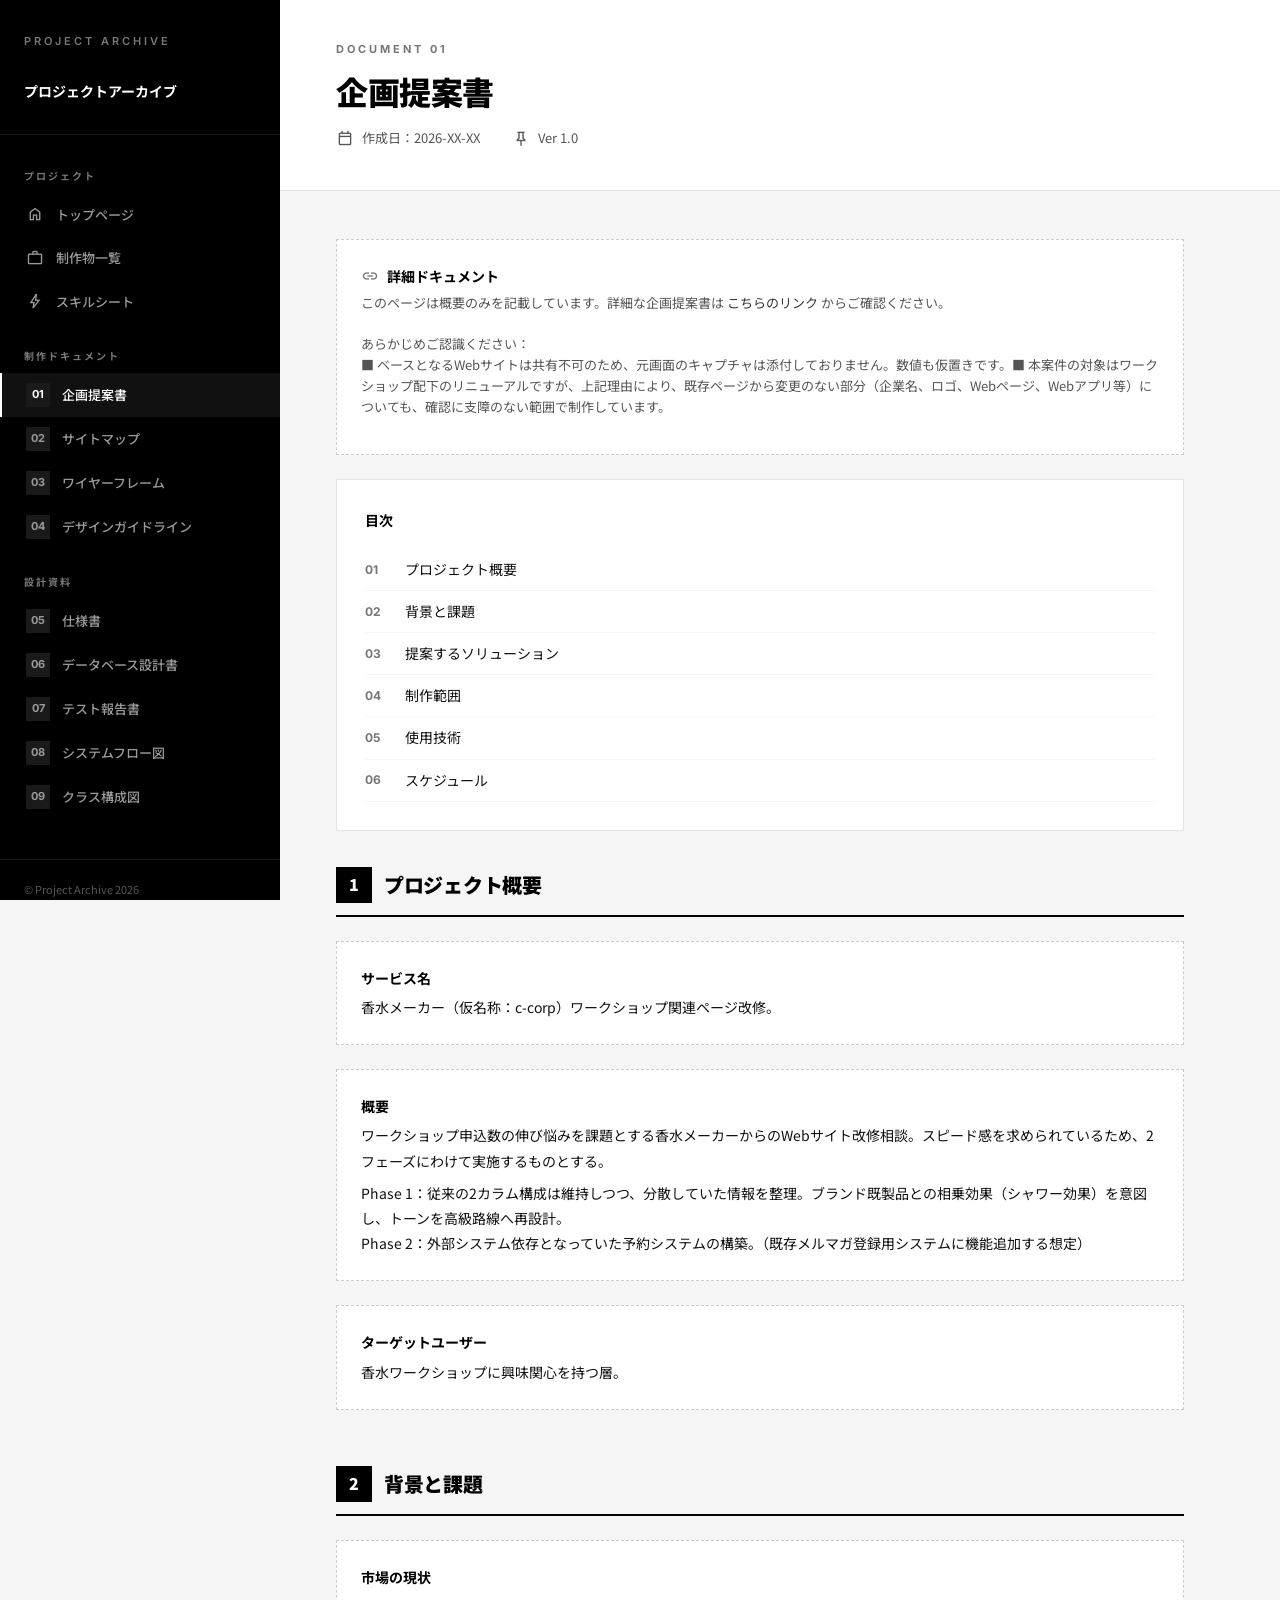
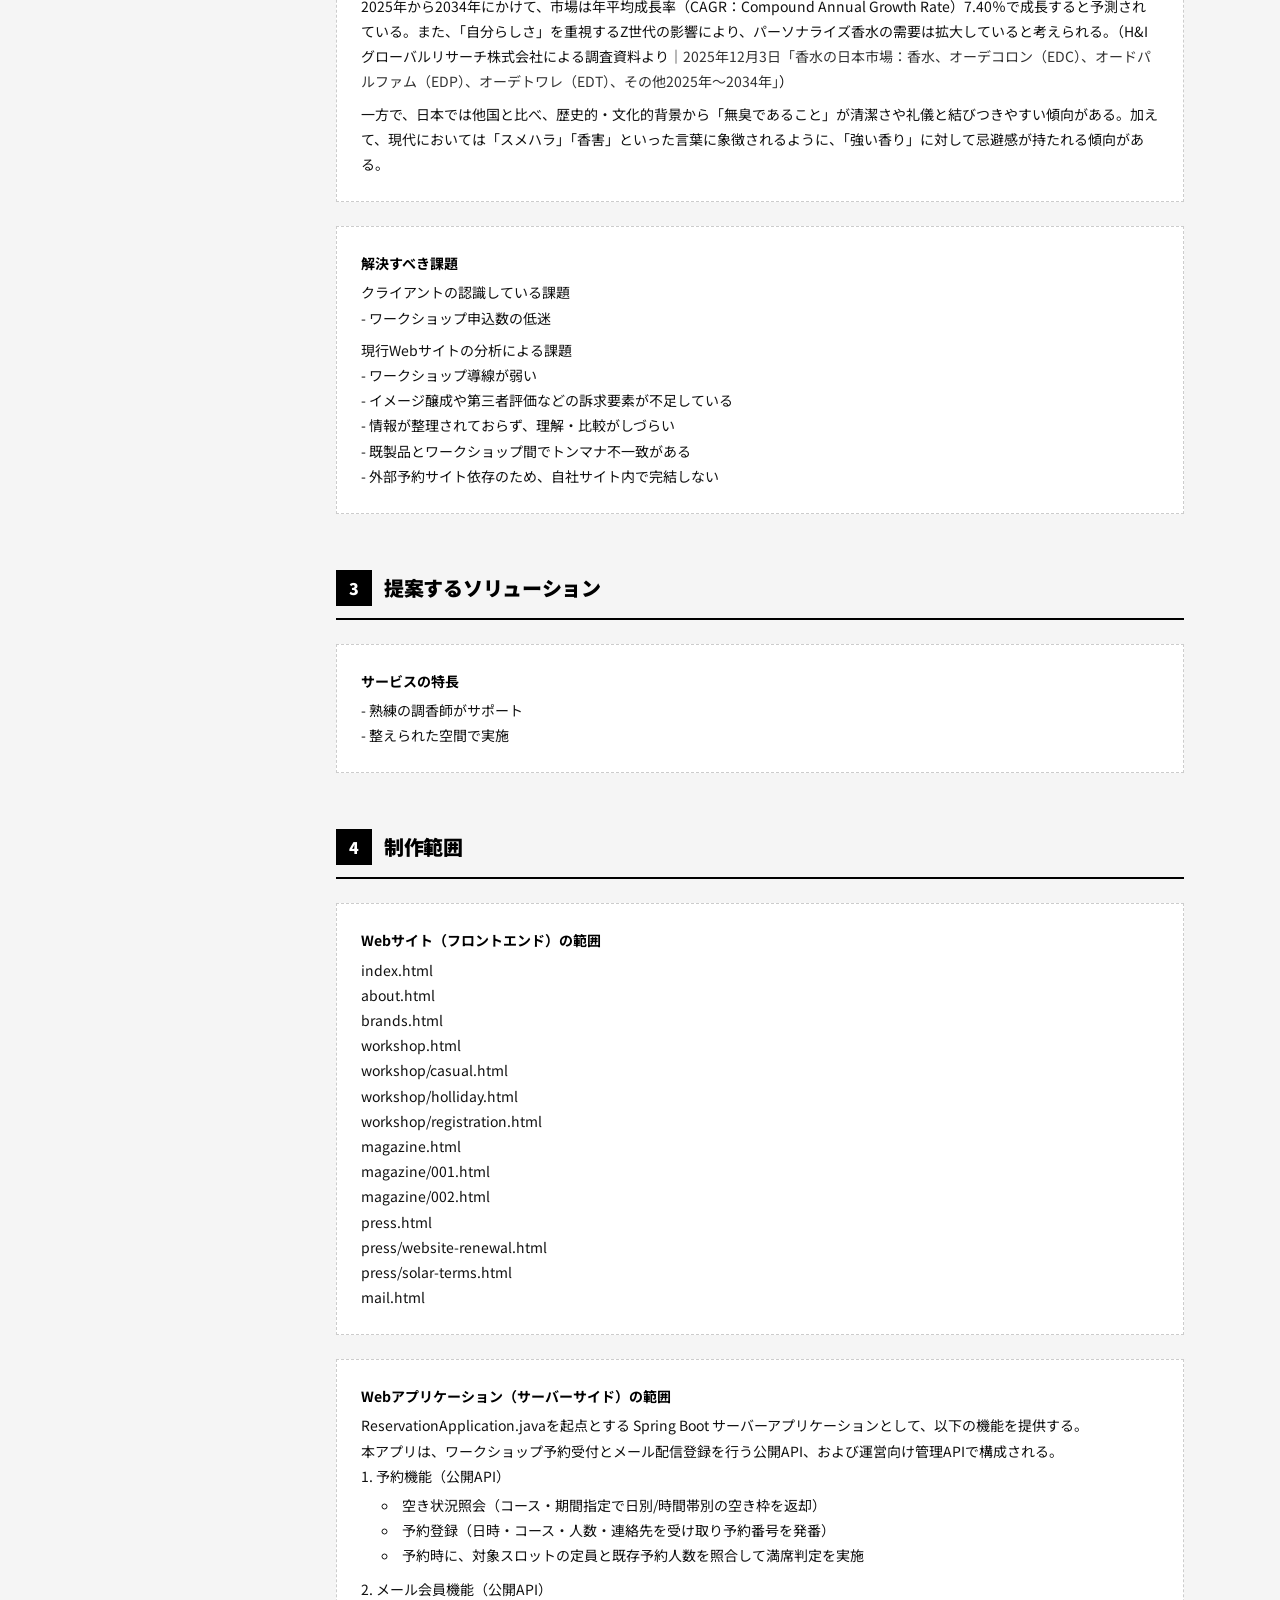
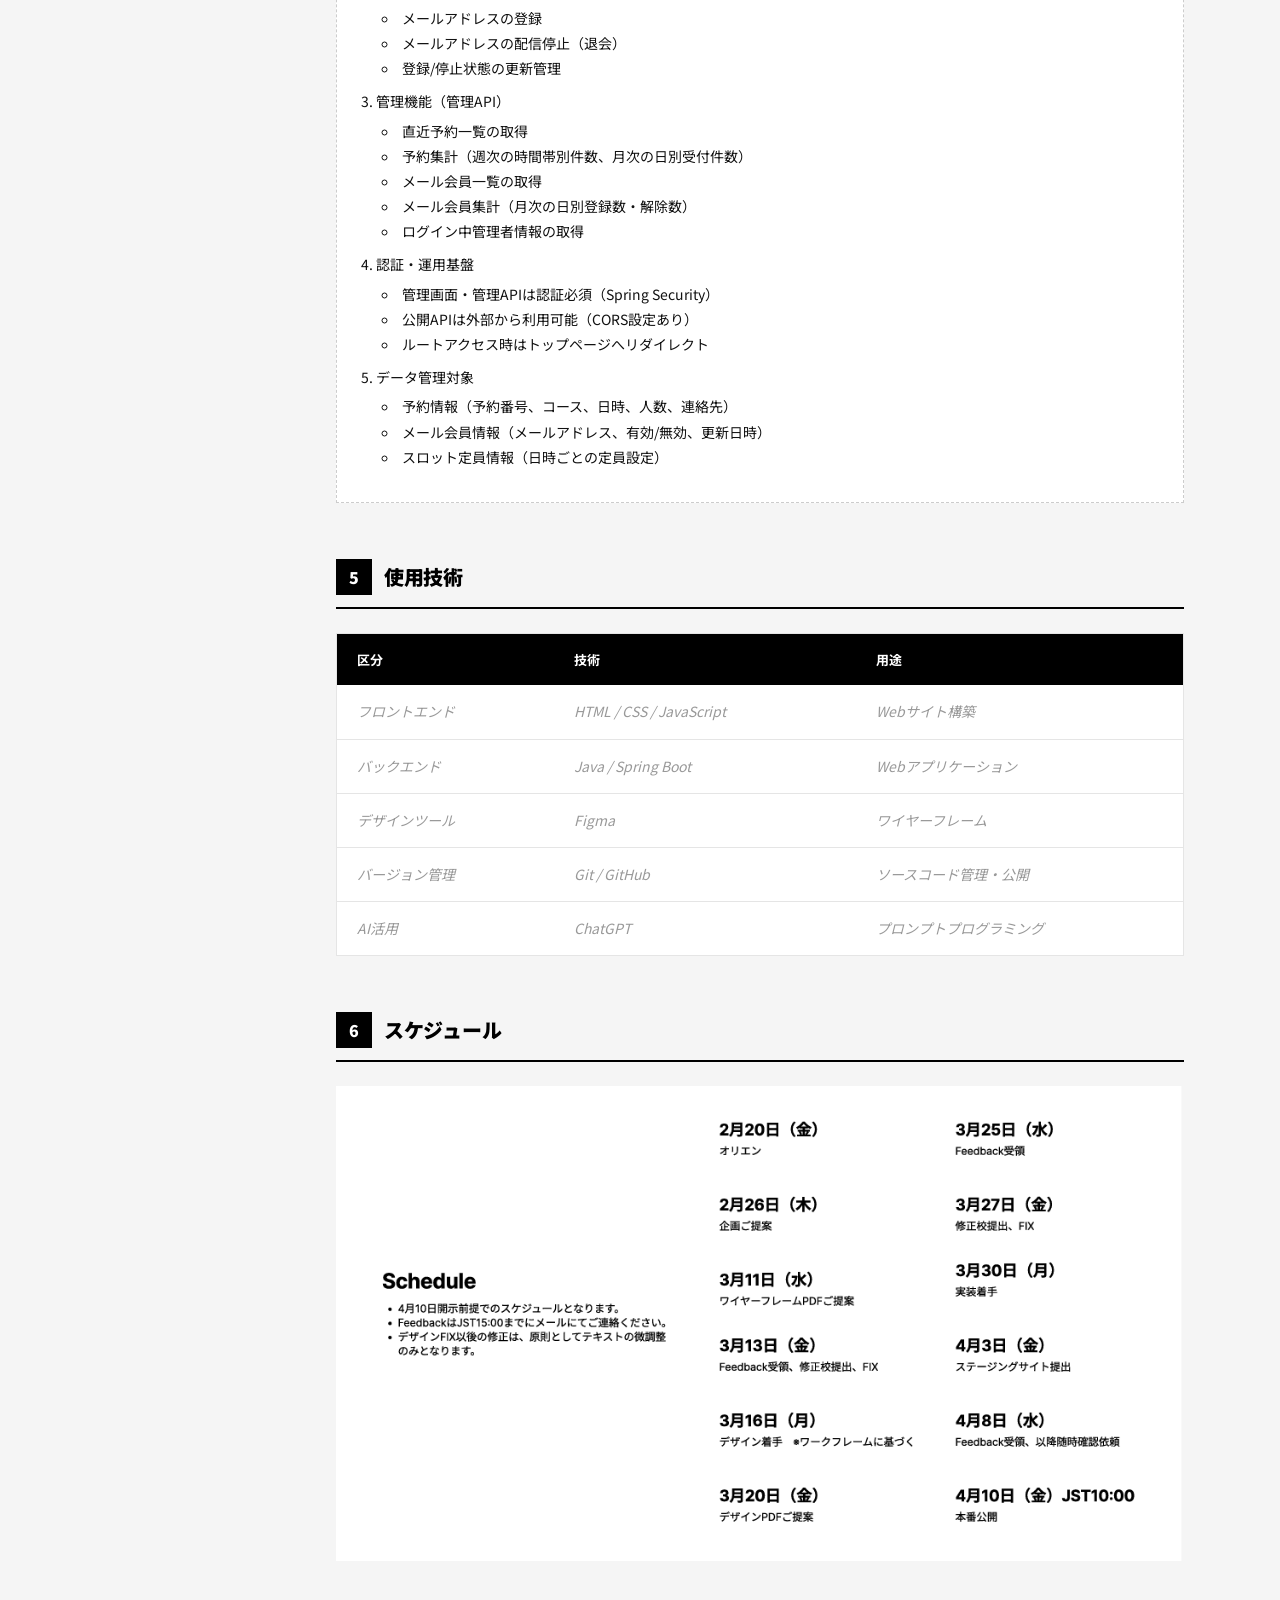
<file: docs/01-proposal.html>
<!DOCTYPE html>
<html lang="ja">

<head>
  <meta charset="UTF-8">
  <meta name="viewport" content="width=device-width, initial-scale=1.0">
  <title>企画提案書 - プロジェクトアーカイブ</title>
  <link rel="stylesheet"
    href="https://fonts.googleapis.com/css2?family=Material+Symbols+Outlined:opsz,wght,FILL,GRAD@20..48,100..700,0..1,-50..200">
  <link rel="stylesheet" href="../css/style.css">
</head>

<body>
  <button class="hamburger" aria-label="メニュー">
    <span></span><span></span><span></span>
  </button>

  <div class="page-wrapper">
    <aside class="sidebar" data-nav-level="docs"></aside>

    <main class="main-content">
      <header class="doc-header">
        <div class="doc-category">DOCUMENT 01</div>
        <h1 class="doc-title">企画提案書</h1>
        <div class="doc-meta">
          <span><span class="material-symbols-outlined icon-sm">calendar_today</span> 作成日：2026-XX-XX</span>
          <span><span class="material-symbols-outlined icon-sm">push_pin</span> Ver 1.0</span>
        </div>
      </header>

      <div class="doc-body">

        <div class="external-link-box">
          <div class="external-link-box-title">
            <span class="material-symbols-outlined">link</span>
            詳細ドキュメント
          </div>
          <div class="external-link-box-desc">
            このページは概要のみを記載しています。詳細な企画提案書は<a
              href="https://drive.google.com/file/d/1WjanfXxwV-8Wz18Cgac6dSIbGQPOYA3u/view?usp=drive_link"> こちらのリンク
            </a>からご確認ください。<br>
            <br>
            あらかじめご認識ください：<br>
            ■ ベースとなるWebサイトは共有不可のため、元画面のキャプチャは添付しておりません。数値も仮置きです。■
            本案件の対象はワークショップ配下のリニューアルですが、上記理由により、既存ページから変更のない部分（企業名、ロゴ、Webページ、Webアプリ等）についても、確認に支障のない範囲で制作しています。
          </div>
        </div>

        <div class="toc">
          <div class="toc-title">目次</div>
          <ol class="toc-list">
            <li><a href="#sec1">プロジェクト概要</a></li>
            <li><a href="#sec2">背景と課題</a></li>
            <li><a href="#sec3">提案するソリューション</a></li>
            <li><a href="#sec4">制作範囲</a></li>
            <li><a href="#sec5">使用技術</a></li>
            <li><a href="#sec6">スケジュール</a></li>
          </ol>
        </div>

        <section class="section" id="sec1">
          <h2 class="section-title"><span class="section-icon">1</span> プロジェクト概要</h2>

          <div class="fill-block">
            <div class="fill-label">サービス名</div>
            <p>香水メーカー（仮名称：c-corp）ワークショップ関連ページ改修。</p>
          </div>
          <div class="fill-block">
            <div class="fill-label">概要</div>
            <p>ワークショップ申込数の伸び悩みを課題とする香水メーカーからのWebサイト改修相談。スピード感を求められているため、2フェーズにわけて実施するものとする。</p>
            <p>
              Phase 1：従来の2カラム構成は維持しつつ、分散していた情報を整理。ブランド既製品との相乗効果（シャワー効果）を意図し、トーンを高級路線へ再設計。<br>
              Phase 2：外部システム依存となっていた予約システムの構築。（既存メルマガ登録用システムに機能追加する想定）</p>
          </div>
          <div class="fill-block">
            <div class="fill-label">ターゲットユーザー</div>
            <p>香水ワークショップに興味関心を持つ層。</p>
          </div>

        </section>

        <section class="section" id="sec2">
          <h2 class="section-title"><span class="section-icon">2</span> 背景と課題</h2>

          <div class="fill-block">
            <div class="fill-label">市場の現状</div>
            <p>
              2025年から2034年にかけて、市場は年平均成長率（CAGR：Compound Annual Growth
              Rate）7.40％で成長すると予測されている。また、「自分らしさ」を重視するZ世代の影響により、パーソナライズ香水の需要は拡大していると考えられる。（H&Iグローバルリサーチ株式会社による調査資料より｜<a
                href="https://www.globalresearch.co.jp/reports/japan-perfume-market-expert/">2025年12月3日「香水の日本市場：香水、オーデコロン（EDC）、オードパルファム（EDP）、オーデトワレ（EDT）、その他2025年～2034年」</a>）
            </p>
            <p>
              一方で、日本では他国と比べ、歴史的・文化的背景から「無臭であること」が清潔さや礼儀と結びつきやすい傾向がある。加えて、現代においては「スメハラ」「香害」といった言葉に象徴されるように、「強い香り」に対して忌避感が持たれる傾向がある。
            </p>
          </div>
          <div class="fill-block">
            <div class="fill-label">解決すべき課題 </div>
            <p>クライアントの認識している課題<br>
              - ワークショップ申込数の低迷</p>
            <p>現行Webサイトの分析による課題<br>
              - ワークショップ導線が弱い<br>
              - イメージ醸成や第三者評価などの訴求要素が不足している<br>
              - 情報が整理されておらず、理解・比較がしづらい<br>
              - 既製品とワークショップ間でトンマナ不一致がある<br>
              - 外部予約サイト依存のため、自社サイト内で完結しない</p>
          </div>

        </section>

        <section class="section" id="sec3">
          <h2 class="section-title"><span class="section-icon">3</span> 提案するソリューション</h2>

          <div class="fill-block">
            <div class="fill-label">サービスの特長</div>
            <p>- 熟練の調香師がサポート<br>
              - 整えられた空間で実施</p>
          </div>

        </section>

        <section class="section" id="sec4">
          <h2 class="section-title"><span class="section-icon">4</span> 制作範囲</h2>

          <div class="fill-block">
            <div class="fill-label">Webサイト（フロントエンド）の範囲</div>
            <p>index.html<br>
              about.html<br>
              brands.html<br>
              workshop.html<br>
              workshop/casual.html<br>
              workshop/holliday.html<br>
              workshop/registration.html<br>
              magazine.html<br>
              magazine/001.html<br>
              magazine/002.html<br>
              press.html<br>
              press/website-renewal.html<br>
              press/solar-terms.html<br>
              mail.html</p>
          </div>
          <div class="fill-block">
            <div class="fill-label">Webアプリケーション（サーバーサイド）の範囲</div>
            <p>ReservationApplication.javaを起点とする Spring Boot サーバーアプリケーションとして、以下の機能を提供する。<br>
              本アプリは、ワークショップ予約受付とメール配信登録を行う公開API、および運営向け管理APIで構成される。</p>
            <ol class="app-scope-list">
              <li>予約機能（公開API）
                <ul>
                  <li>空き状況照会（コース・期間指定で日別/時間帯別の空き枠を返却）</li>
                  <li>予約登録（日時・コース・人数・連絡先を受け取り予約番号を発番）</li>
                  <li>予約時に、対象スロットの定員と既存予約人数を照合して満席判定を実施</li>
                </ul>
              </li>
              <li>メール会員機能（公開API）
                <ul>
                  <li>メールアドレスの登録</li>
                  <li>メールアドレスの配信停止（退会）</li>
                  <li>登録/停止状態の更新管理</li>
                </ul>
              </li>
              <li>管理機能（管理API）
                <ul>
                  <li>直近予約一覧の取得</li>
                  <li>予約集計（週次の時間帯別件数、月次の日別受付件数）</li>
                  <li>メール会員一覧の取得</li>
                  <li>メール会員集計（月次の日別登録数・解除数）</li>
                  <li>ログイン中管理者情報の取得</li>
                </ul>
              </li>
              <li>認証・運用基盤
                <ul>
                  <li>管理画面・管理APIは認証必須（Spring Security）</li>
                  <li>公開APIは外部から利用可能（CORS設定あり）</li>
                  <li>ルートアクセス時はトップページへリダイレクト</li>
                </ul>
              </li>
              <li>データ管理対象
                <ul>
                  <li>予約情報（予約番号、コース、日時、人数、連絡先）</li>
                  <li>メール会員情報（メールアドレス、有効/無効、更新日時）</li>
                  <li>スロット定員情報（日時ごとの定員設定）</li>
                </ul>
              </li>
            </ol>
          </div>

        </section>

        <section class="section" id="sec5">
          <h2 class="section-title"><span class="section-icon">5</span> 使用技術</h2>
          <table class="doc-table">
            <thead>
              <tr>
                <th>区分</th>
                <th>技術</th>
                <th>用途</th>
              </tr>
            </thead>
            <tbody>
              <tr class="template-row">
                <td>フロントエンド</td>
                <td>HTML / CSS / JavaScript</td>
                <td>Webサイト構築</td>
              </tr>
              <tr class="template-row">
                <td>バックエンド</td>
                <td>Java / Spring Boot</td>
                <td>Webアプリケーション</td>
              </tr>
              <tr class="template-row">
                <td>デザインツール</td>
                <td>Figma</td>
                <td>ワイヤーフレーム</td>
              </tr>
              <tr class="template-row">
                <td>バージョン管理</td>
                <td>Git / GitHub</td>
                <td>ソースコード管理・公開</td>
              </tr>
              <tr class="template-row">
                <td>AI活用</td>
                <td>ChatGPT</td>
                <td>プロンプトプログラミング</td>
              </tr>
            </tbody>
          </table>

        </section>

        <section class="section" id="sec6">
          <h2 class="section-title"><span class="section-icon">6</span> スケジュール</h2>
          <img src="../image/SS_ccorp_schedule.png">
        </section>

      </div>
    </main>
  </div>

  <script src="../js/main.js"></script>
</body>

</html>
</file>
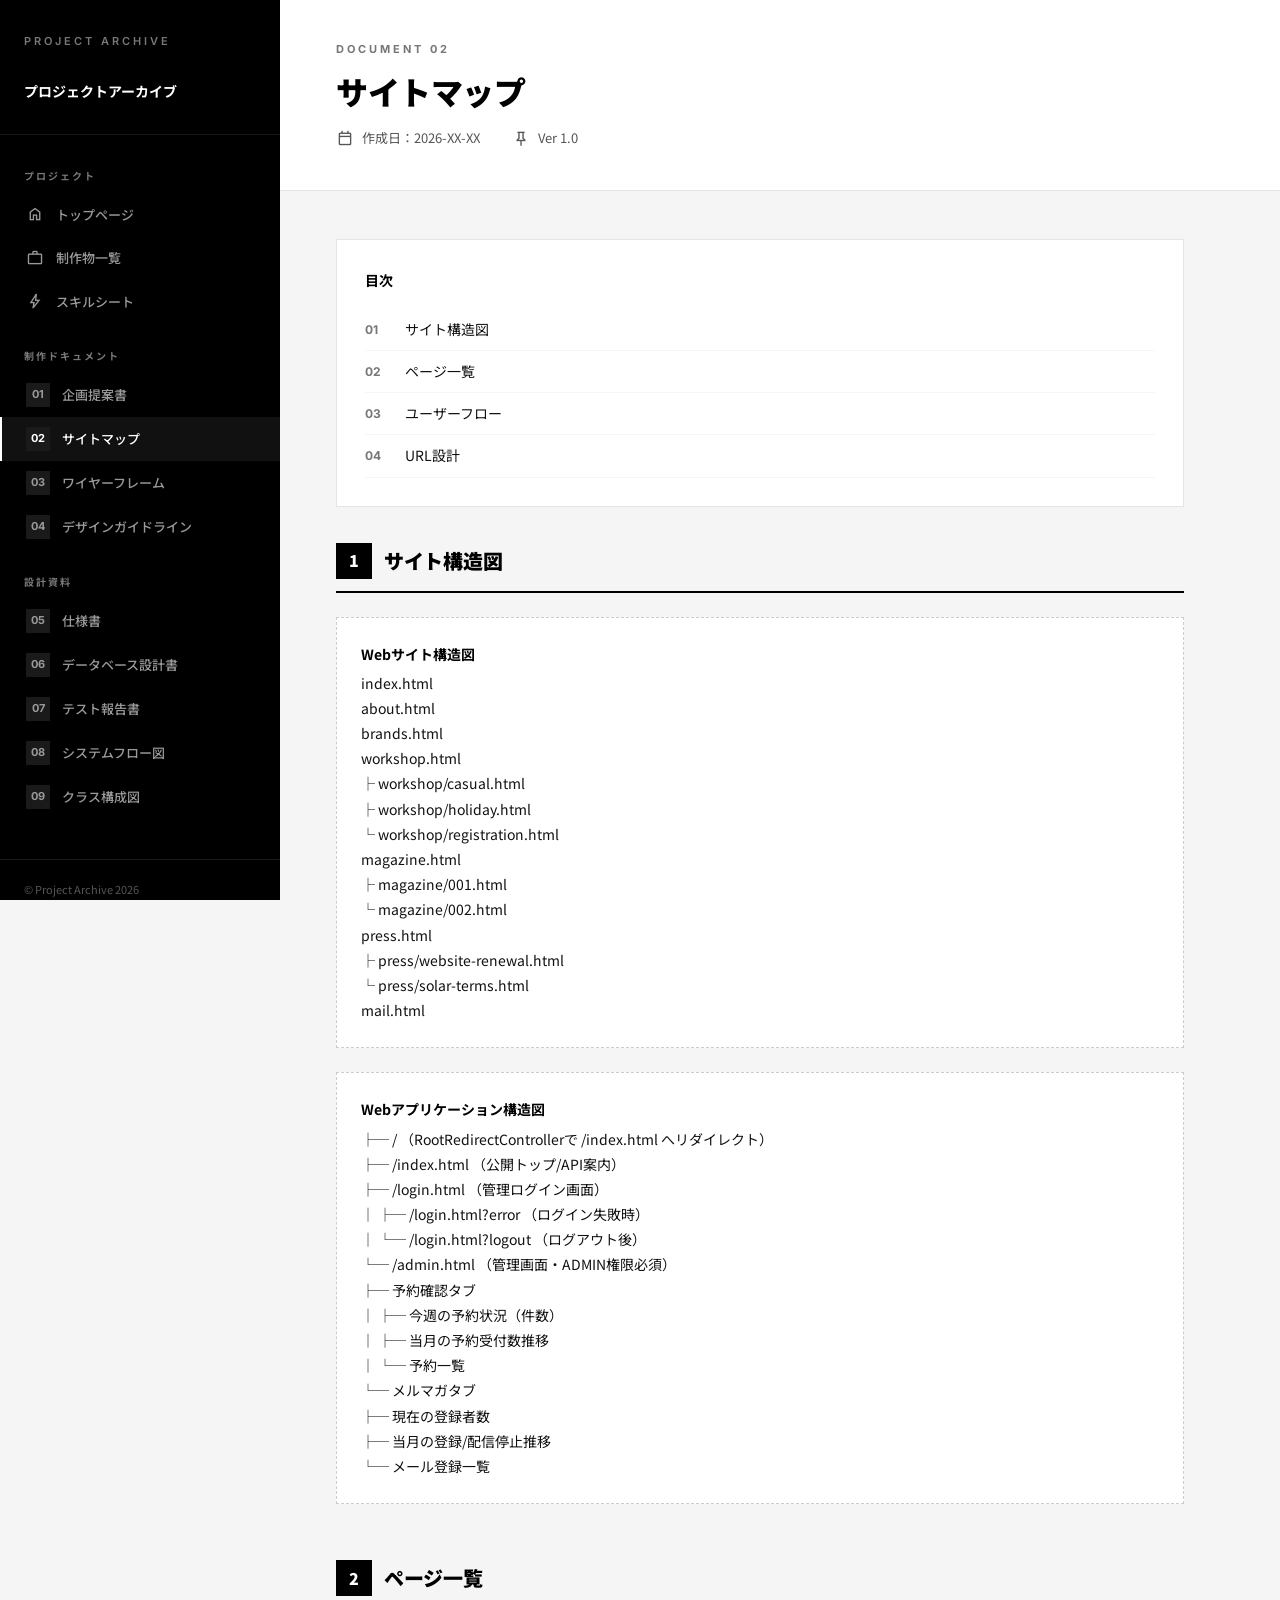
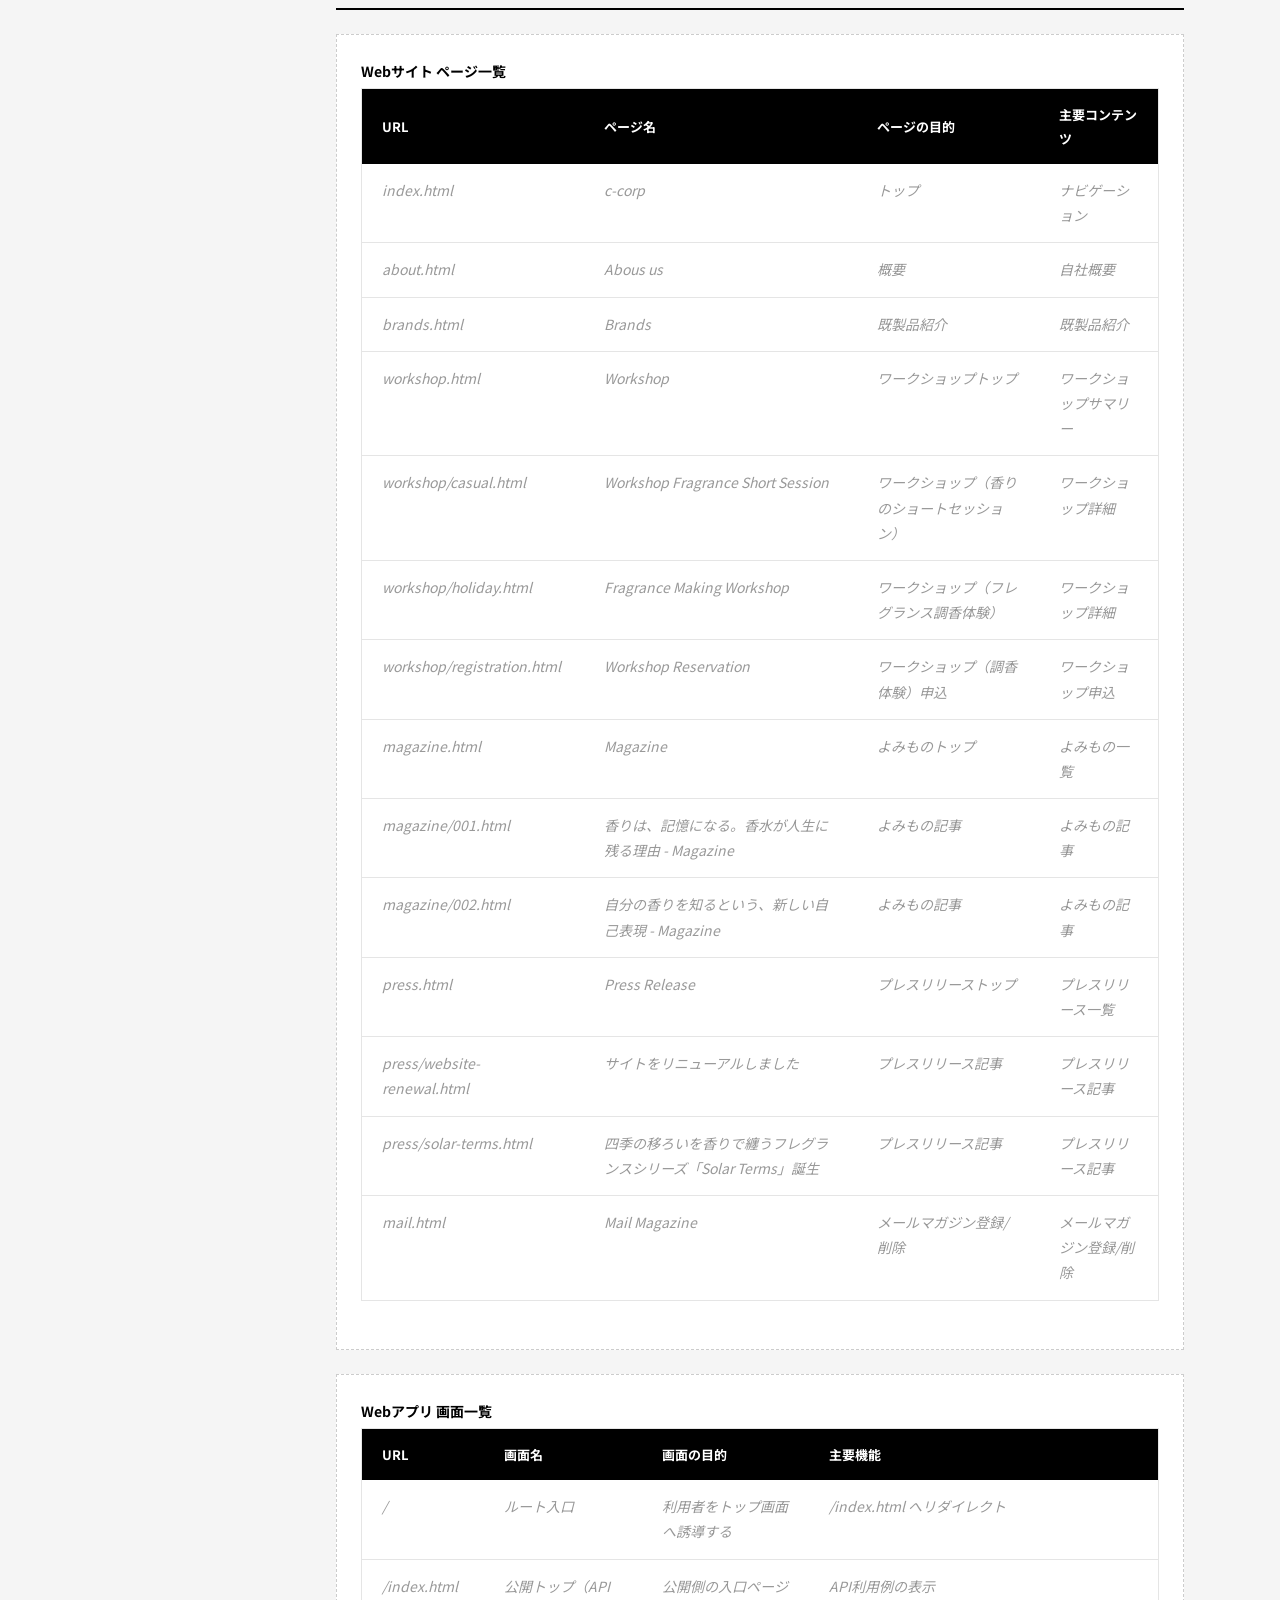
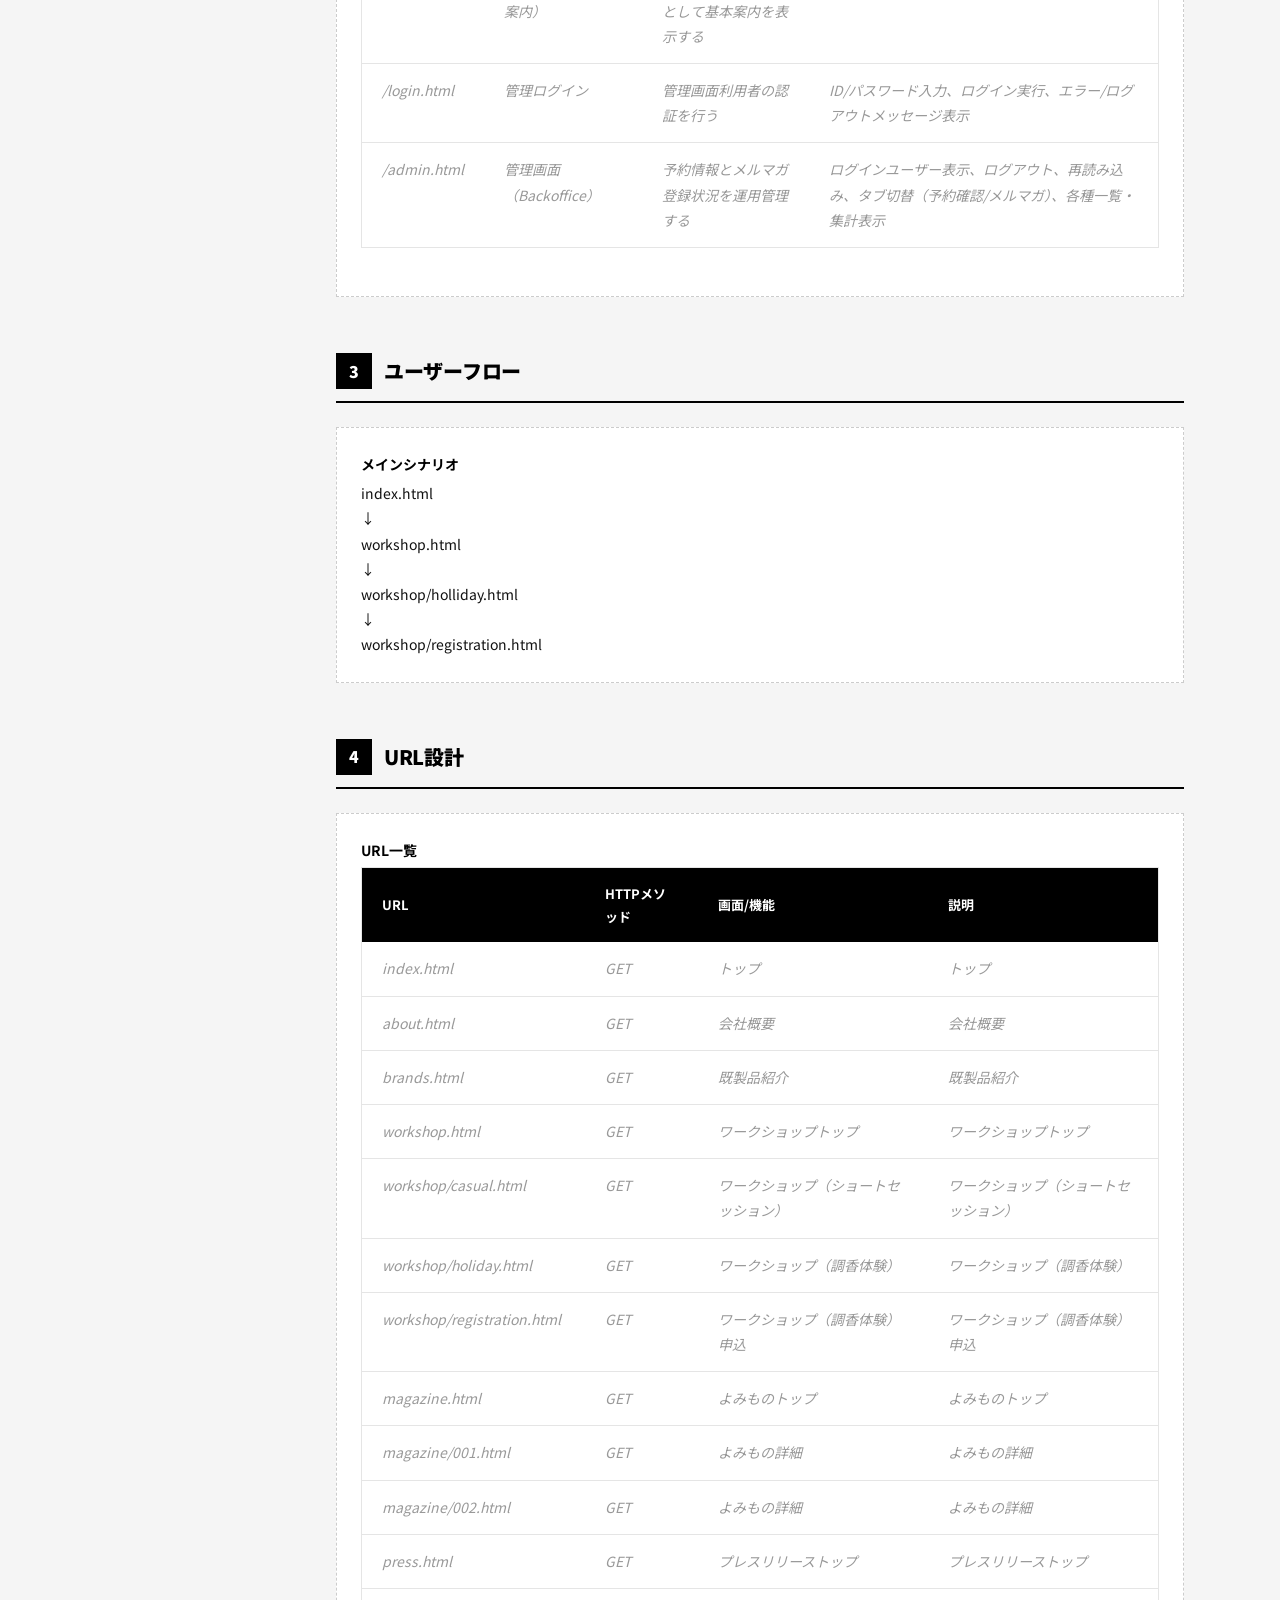
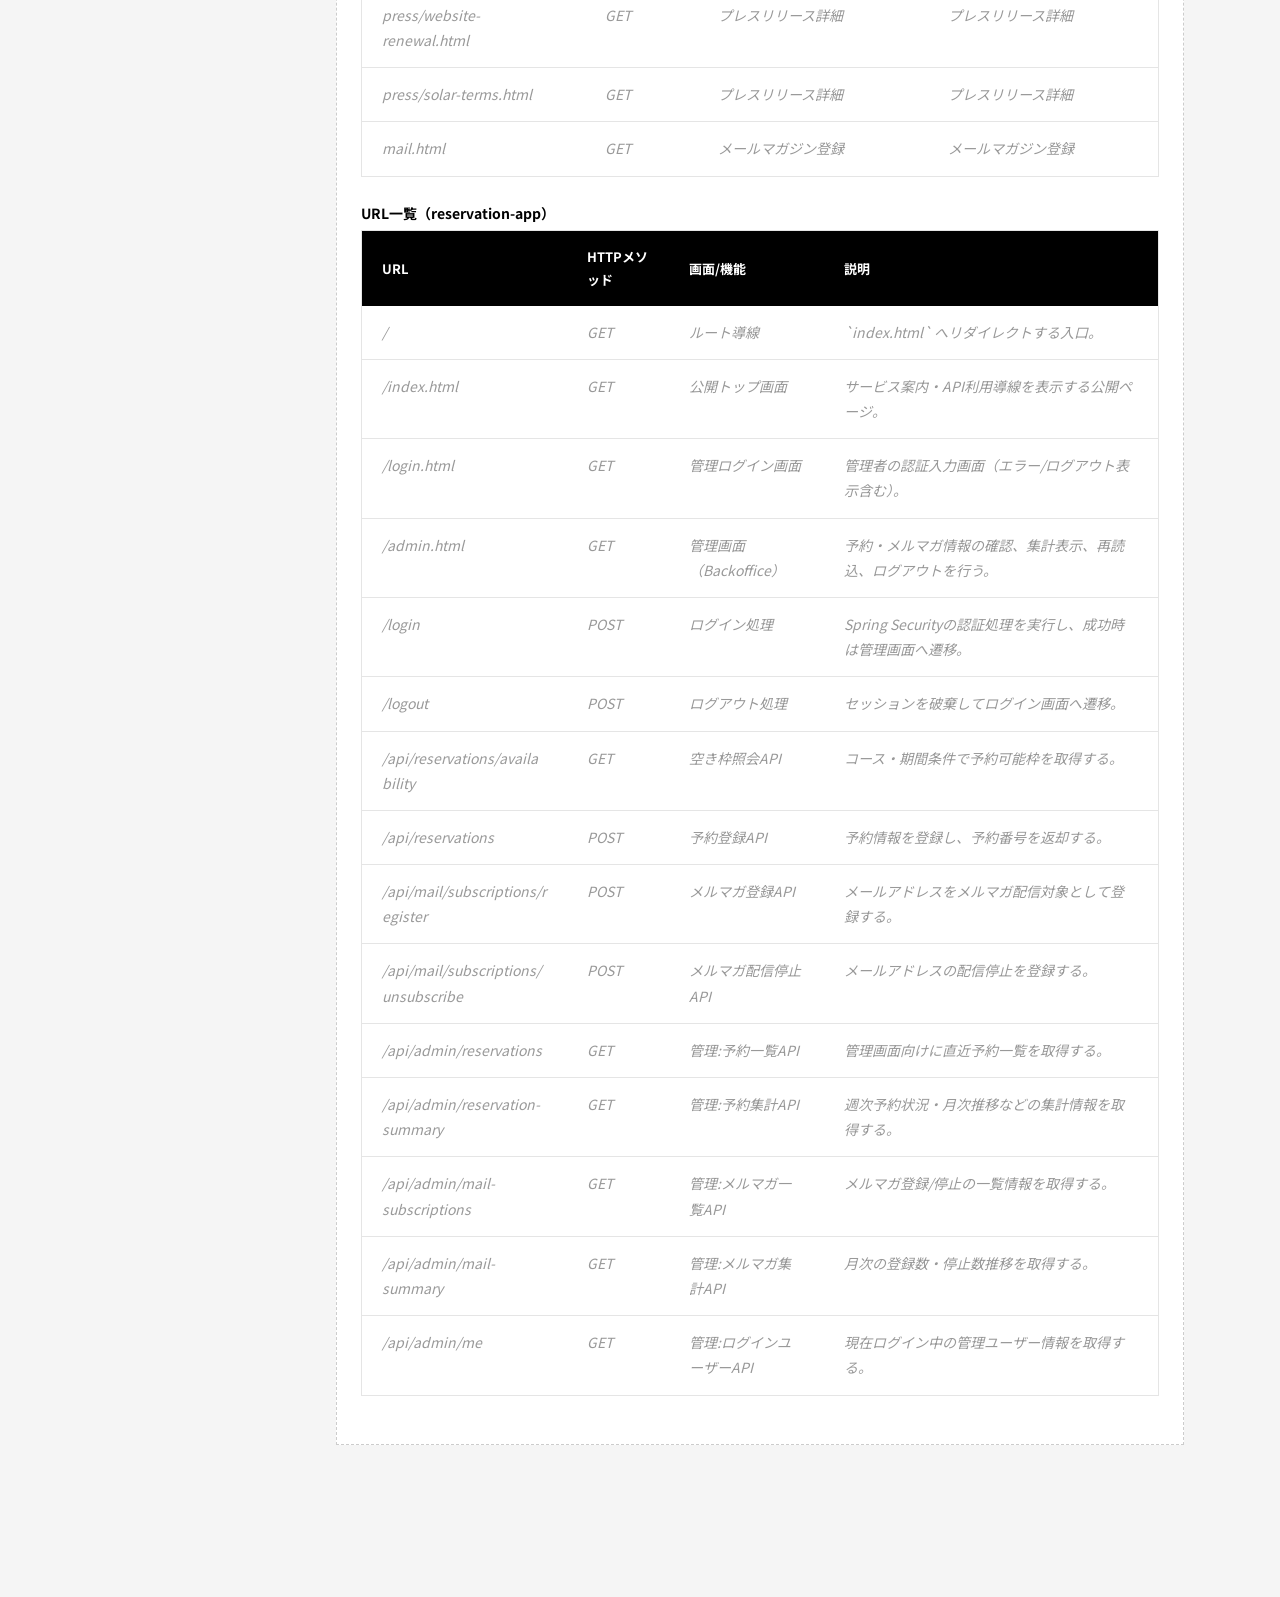
<file: docs/02-sitemap.html>
<!DOCTYPE html>
<html lang="ja">

<head>
  <meta charset="UTF-8">
  <meta name="viewport" content="width=device-width, initial-scale=1.0">
  <title>サイトマップ - プロジェクトアーカイブ</title>
  <link rel="stylesheet"
    href="https://fonts.googleapis.com/css2?family=Material+Symbols+Outlined:opsz,wght,FILL,GRAD@20..48,100..700,0..1,-50..200">
  <link rel="stylesheet" href="../css/style.css">
  <style>
    .app-url-table-wrap {
      overflow-x: auto;
    }

    .app-url-table th,
    .app-url-table td {
      overflow-wrap: anywhere;
      word-break: break-word;
    }
  </style>
</head>

<body>
  <button class="hamburger" aria-label="メニュー">
    <span></span><span></span><span></span>
  </button>

  <div class="page-wrapper">
    <aside class="sidebar" data-nav-level="docs"></aside>

    <main class="main-content">
      <header class="doc-header">
        <div class="doc-category">DOCUMENT 02</div>
        <h1 class="doc-title">サイトマップ</h1>
        <div class="doc-meta">
          <span><span class="material-symbols-outlined icon-sm">calendar_today</span> 作成日：2026-XX-XX</span>
          <span><span class="material-symbols-outlined icon-sm">push_pin</span> Ver 1.0</span>
        </div>
      </header>

      <div class="doc-body">

        <div class="toc">
          <div class="toc-title">目次</div>
          <ol class="toc-list">
            <li><a href="#sec1">サイト構造図</a></li>
            <li><a href="#sec2">ページ一覧</a></li>
            <li><a href="#sec3">ユーザーフロー</a></li>
            <li><a href="#sec4">URL設計</a></li>
          </ol>
        </div>

        <section class="section" id="sec1">
          <h2 class="section-title"><span class="section-icon">1</span> サイト構造図</h2>

          <div class="fill-block">
            <div class="fill-label">Webサイト構造図</div>
            <p>
              index.html<br>
              about.html<br>
              brands.html<br>
              workshop.html<br>
              ├ workshop/casual.html<br>
              ├ workshop/holiday.html<br>
              └ workshop/registration.html<br>
              magazine.html<br>
              ├ magazine/001.html<br>
              └ magazine/002.html<br>
              press.html<br>
              ├ press/website-renewal.html<br>
              └ press/solar-terms.html<br>
              mail.html
            </p>
          </div>
          <div class="fill-block">
            <div class="fill-label">Webアプリケーション構造図</div>
            <p>
              ├─ / （RootRedirectControllerで /index.html へリダイレクト）<br>
              ├─ /index.html （公開トップ/API案内）<br>
              ├─ /login.html （管理ログイン画面）<br>
              │ ├─ /login.html?error （ログイン失敗時）<br>
              │ └─ /login.html?logout （ログアウト後）<br>
              └─ /admin.html （管理画面・ADMIN権限必須）<br>
              ├─ 予約確認タブ<br>
              │ ├─ 今週の予約状況（件数）<br>
              │ ├─ 当月の予約受付数推移<br>
              │ └─ 予約一覧<br>
              └─ メルマガタブ<br>
              ├─ 現在の登録者数<br>
              ├─ 当月の登録/配信停止推移<br>
              └─ メール登録一覧</p>
          </div>

        </section>

        <section class="section" id="sec2">
          <h2 class="section-title"><span class="section-icon">2</span> ページ一覧</h2>
          <div class="fill-block">
            <div class="fill-label">Webサイト ページ一覧</div>
            <table class="doc-table">
              <thead>
                <tr>
                  <th>URL</th>
                  <th>ページ名</th>
                  <th>ページの目的</th>
                  <th>主要コンテンツ</th>
                </tr>
              </thead>
              <tbody>
                <tr class="template-row">
                  <td>index.html</td>
                  <td>c-corp</td>
                  <td>トップ</td>
                  <td>ナビゲーション</td>
                </tr>
                <tr class="template-row">
                  <td>about.html</td>
                  <td>Abous us</td>
                  <td>概要</td>
                  <td>自社概要</td>
                </tr>
                <tr class="template-row">
                  <td>brands.html</td>
                  <td>Brands</td>
                  <td>既製品紹介</td>
                  <td>既製品紹介</td>
                </tr>
                <tr class="template-row">
                  <td>workshop.html</td>
                  <td>Workshop</td>
                  <td>ワークショップトップ</td>
                  <td>ワークショップサマリー</td>
                </tr>
                <tr class="template-row">
                  <td>workshop/casual.html</td>
                  <td>Workshop Fragrance Short Session</td>
                  <td>ワークショップ（香りのショートセッション）</td>
                  <td>ワークショップ詳細</td>
                </tr>
                <tr class="template-row">
                  <td>workshop/holiday.html</td>
                  <td>Fragrance Making Workshop</td>
                  <td>ワークショップ（フレグランス調香体験）</td>
                  <td>ワークショップ詳細</td>
                </tr>
                <tr class="template-row">
                  <td>workshop/registration.html</td>
                  <td>Workshop Reservation</td>
                  <td>ワークショップ（調香体験）申込</td>
                  <td>ワークショップ申込</td>
                </tr>
                <tr class="template-row">
                  <td>magazine.html</td>
                  <td>Magazine</td>
                  <td>よみものトップ</td>
                  <td>よみもの一覧</td>
                </tr>
                <tr class="template-row">
                  <td>magazine/001.html</td>
                  <td>香りは、記憶になる。香水が人生に残る理由 - Magazine</td>
                  <td>よみもの記事</td>
                  <td>よみもの記事</td>
                </tr>
                <tr class="template-row">
                  <td>magazine/002.html</td>
                  <td>自分の香りを知るという、新しい自己表現 - Magazine</td>
                  <td>よみもの記事</td>
                  <td>よみもの記事</td>
                </tr>
                <tr class="template-row">
                  <td>press.html</td>
                  <td>Press Release</td>
                  <td>プレスリリーストップ</td>
                  <td>プレスリリース一覧</td>
                </tr>
                <tr class="template-row">
                  <td>press/website-renewal.html</td>
                  <td>サイトをリニューアルしました</td>
                  <td>プレスリリース記事</td>
                  <td>プレスリリース記事</td>
                </tr>
                <tr class="template-row">
                  <td>press/solar-terms.html</td>
                  <td>四季の移ろいを香りで纏うフレグランスシリーズ「Solar Terms」誕生</td>
                  <td>プレスリリース記事</td>
                  <td>プレスリリース記事</td>
                </tr>
                <tr class="template-row">
                  <td>mail.html</td>
                  <td>Mail Magazine</td>
                  <td>メールマガジン登録/削除</td>
                  <td>メールマガジン登録/削除</td>
                </tr>
              </tbody>
            </table>

          </div>

          <div class="fill-block">
            <div class="fill-label">Webアプリ 画面一覧</div>
            <table class="doc-table">
              <thead>
                <tr>
                  <th>URL</th>
                  <th>画面名</th>
                  <th>画面の目的</th>
                  <th>主要機能</th>
                </tr>
              </thead>
              <tbody>
                <tr class="template-row">
                  <td>/</td>
                  <td>ルート入口</td>
                  <td>利用者をトップ画面へ誘導する</td>
                  <td>/index.html へリダイレクト</td>
                </tr>
                <tr class="template-row">
                  <td>/index.html</td>
                  <td>公開トップ（API案内）</td>
                  <td>公開側の入口ページとして基本案内を表示する</td>
                  <td>API利用例の表示</td>
                </tr>
                <tr class="template-row">
                  <td>/login.html</td>
                  <td>管理ログイン</td>
                  <td>管理画面利用者の認証を行う</td>
                  <td>ID/パスワード入力、ログイン実行、エラー/ログアウトメッセージ表示</td>
                </tr>
                <tr class="template-row">
                  <td>/admin.html</td>
                  <td>管理画面（Backoffice）</td>
                  <td>予約情報とメルマガ登録状況を運用管理する</td>
                  <td>ログインユーザー表示、ログアウト、再読み込み、タブ切替（予約確認/メルマガ）、各種一覧・集計表示</td>
                </tr>
              </tbody>
            </table>

          </div>
        </section>

        <section class="section" id="sec3">
          <h2 class="section-title"><span class="section-icon">3</span> ユーザーフロー</h2>

          <div class="fill-block">
            <div class="fill-label">メインシナリオ</div>
            <p>index.html<br>
              ↓<br>
              workshop.html<br>
              ↓<br>
              workshop/holliday.html<br>
              ↓<br>
              workshop/registration.html
            </p>
          </div>
        </section>

        <section class="section" id="sec4">
          <h2 class="section-title"><span class="section-icon">4</span> URL設計</h2>

          <div class="fill-block">
            <div class="fill-label">URL一覧</div>
            <table class="doc-table">
              <thead>
                <tr>
                  <th>URL</th>
                  <th>HTTPメソッド</th>
                  <th>画面/機能</th>
                  <th>説明</th>
                </tr>
              </thead>
              <tbody>
                <tr class="template-row">
                  <td>index.html</td>
                  <td>GET</td>
                  <td>トップ</td>
                  <td>トップ</td>
                </tr>
                <tr class="template-row">
                  <td>about.html</td>
                  <td>GET</td>
                  <td>会社概要</td>
                  <td>会社概要</td>
                </tr>
                <tr class="template-row">
                  <td>brands.html</td>
                  <td>GET</td>
                  <td>既製品紹介</td>
                  <td>既製品紹介</td>
                </tr>
                <tr class="template-row">
                  <td>workshop.html</td>
                  <td>GET</td>
                  <td>ワークショップトップ</td>
                  <td>ワークショップトップ</td>
                </tr>
                <tr class="template-row">
                  <td>workshop/casual.html</td>
                  <td>GET</td>
                  <td>ワークショップ（ショートセッション）</td>
                  <td>ワークショップ（ショートセッション）</td>
                </tr>
                <tr class="template-row">
                  <td>workshop/holiday.html</td>
                  <td>GET</td>
                  <td>ワークショップ（調香体験）</td>
                  <td>ワークショップ（調香体験）</td>
                </tr>
                <tr class="template-row">
                  <td>workshop/registration.html</td>
                  <td>GET</td>
                  <td>ワークショップ（調香体験）申込</td>
                  <td>ワークショップ（調香体験）申込</td>
                </tr>
                <tr class="template-row">
                  <td>magazine.html</td>
                  <td>GET</td>
                  <td>よみものトップ</td>
                  <td>よみものトップ</td>
                </tr>
                <tr class="template-row">
                  <td>magazine/001.html</td>
                  <td>GET</td>
                  <td>よみもの詳細</td>
                  <td>よみもの詳細</td>
                </tr>
                <tr class="template-row">
                  <td>magazine/002.html</td>
                  <td>GET</td>
                  <td>よみもの詳細</td>
                  <td>よみもの詳細</td>
                </tr>
                <tr class="template-row">
                  <td>press.html</td>
                  <td>GET</td>
                  <td>プレスリリーストップ</td>
                  <td>プレスリリーストップ</td>
                </tr>
                <tr class="template-row">
                  <td>press/website-renewal.html</td>
                  <td>GET</td>
                  <td>プレスリリース詳細</td>
                  <td>プレスリリース詳細</td>
                </tr>
                <tr class="template-row">
                  <td>press/solar-terms.html</td>
                  <td>GET</td>
                  <td>プレスリリース詳細</td>
                  <td>プレスリリース詳細</td>
                </tr>
                <tr class="template-row">
                  <td>mail.html</td>
                  <td>GET</td>
                  <td>メールマガジン登録</td>
                  <td>メールマガジン登録</td>
                </tr>
              </tbody>
            </table>
            <div class="fill-label">URL一覧（reservation-app）</div>
            <div class="app-url-table-wrap">
              <table class="doc-table app-url-table">
              <thead>
                <tr>
                  <th>URL</th>
                  <th>HTTPメソッド</th>
                  <th>画面/機能</th>
                  <th>説明</th>
                </tr>
              </thead>
              <tbody>
                <tr class="template-row">
                  <td>/</td>
                  <td>GET</td>
                  <td>ルート導線</td>
                  <td> `index.html` へリダイレクトする入口。</td>
                </tr>
                <tr class="template-row">
                  <td>/index.html</td>
                  <td>GET</td>
                  <td>公開トップ画面</td>
                  <td>サービス案内・API利用導線を表示する公開ページ。</td>
                </tr>
                <tr class="template-row">
                  <td>/login.html</td>
                  <td>GET</td>
                  <td>管理ログイン画面</td>
                  <td>管理者の認証入力画面（エラー/ログアウト表示含む）。</td>
                </tr>
                <tr class="template-row">
                  <td>/admin.html</td>
                  <td>GET</td>
                  <td>管理画面（Backoffice）</td>
                  <td>予約・メルマガ情報の確認、集計表示、再読込、ログアウトを行う。</td>
                </tr>
                <tr class="template-row">
                  <td>/login</td>
                  <td>POST</td>
                  <td>ログイン処理</td>
                  <td>Spring Securityの認証処理を実行し、成功時は管理画面へ遷移。</td>
                </tr>
                <tr class="template-row">
                  <td>/logout</td>
                  <td>POST</td>
                  <td>ログアウト処理</td>
                  <td>セッションを破棄してログイン画面へ遷移。</td>
                </tr>
                <tr class="template-row">
                  <td>/api/reservations/availability</td>
                  <td>GET</td>
                  <td>空き枠照会API</td>
                  <td>コース・期間条件で予約可能枠を取得する。</td>
                </tr>
                <tr class="template-row">
                  <td>/api/reservations</td>
                  <td>POST</td>
                  <td>予約登録API</td>
                  <td>予約情報を登録し、予約番号を返却する。</td>
                </tr>
                <tr class="template-row">
                  <td>/api/mail/subscriptions/register</td>
                  <td>POST</td>
                  <td>メルマガ登録API</td>
                  <td>メールアドレスをメルマガ配信対象として登録する。</td>
                </tr>
                <tr class="template-row">
                  <td>/api/mail/subscriptions/unsubscribe</td>
                  <td>POST</td>
                  <td>メルマガ配信停止API</td>
                  <td>メールアドレスの配信停止を登録する。</td>
                </tr>
                <tr class="template-row">
                  <td>/api/admin/reservations</td>
                  <td>GET</td>
                  <td>管理:予約一覧API</td>
                  <td>管理画面向けに直近予約一覧を取得する。</td>
                </tr>
                <tr class="template-row">
                  <td>/api/admin/reservation-summary</td>
                  <td>GET</td>
                  <td>管理:予約集計API</td>
                  <td>週次予約状況・月次推移などの集計情報を取得する。</td>
                </tr>
                <tr class="template-row">
                  <td>/api/admin/mail-subscriptions</td>
                  <td>GET</td>
                  <td>管理:メルマガ一覧API</td>
                  <td>メルマガ登録/停止の一覧情報を取得する。</td>
                </tr>
                <tr class="template-row">
                  <td>/api/admin/mail-summary</td>
                  <td>GET</td>
                  <td>管理:メルマガ集計API</td>
                  <td>月次の登録数・停止数推移を取得する。</td>
                </tr>
                <tr class="template-row">
                  <td>/api/admin/me</td>
                  <td>GET</td>
                  <td>管理:ログインユーザーAPI</td>
                  <td>現在ログイン中の管理ユーザー情報を取得する。</td>
                </tr>
              </tbody>
              </table>
            </div>
          </div>
        </section>

      </div>
    </main>
  </div>

  <script src="../js/main.js"></script>
</body>

</html>
</file>
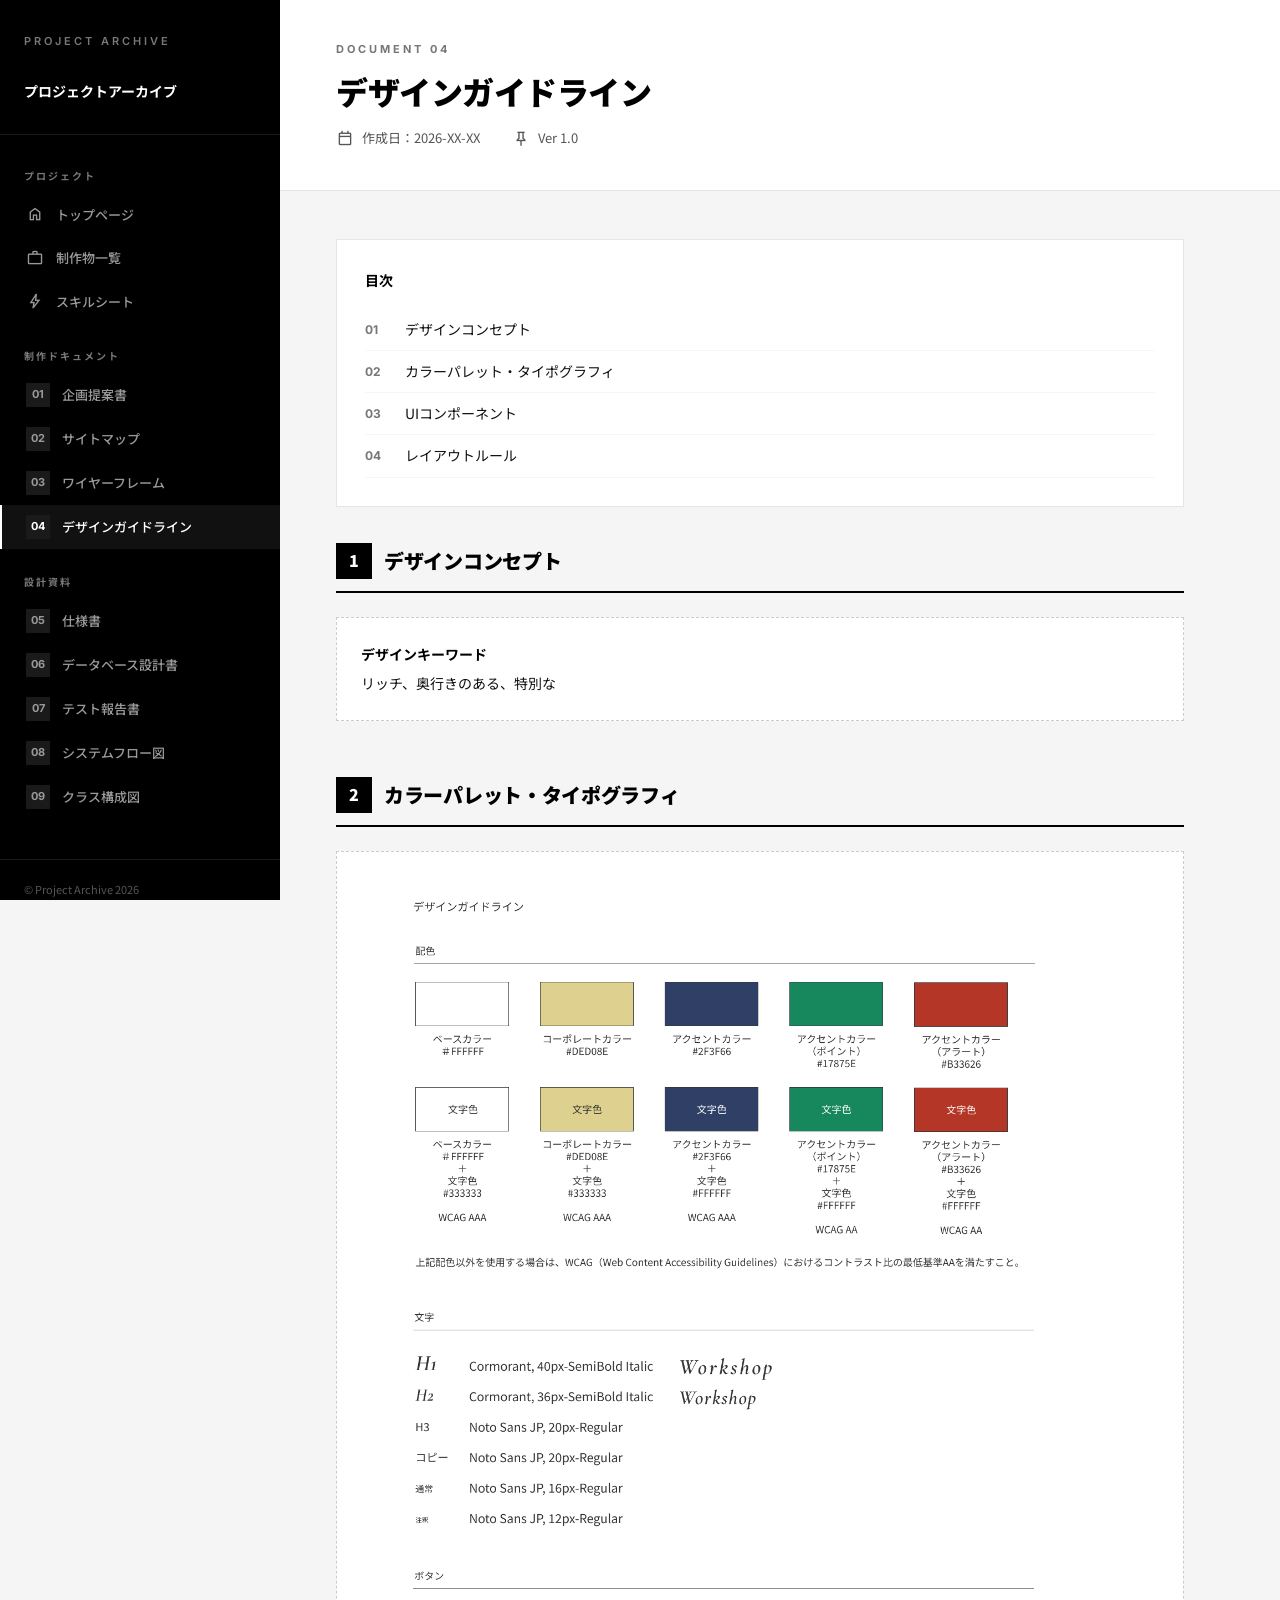
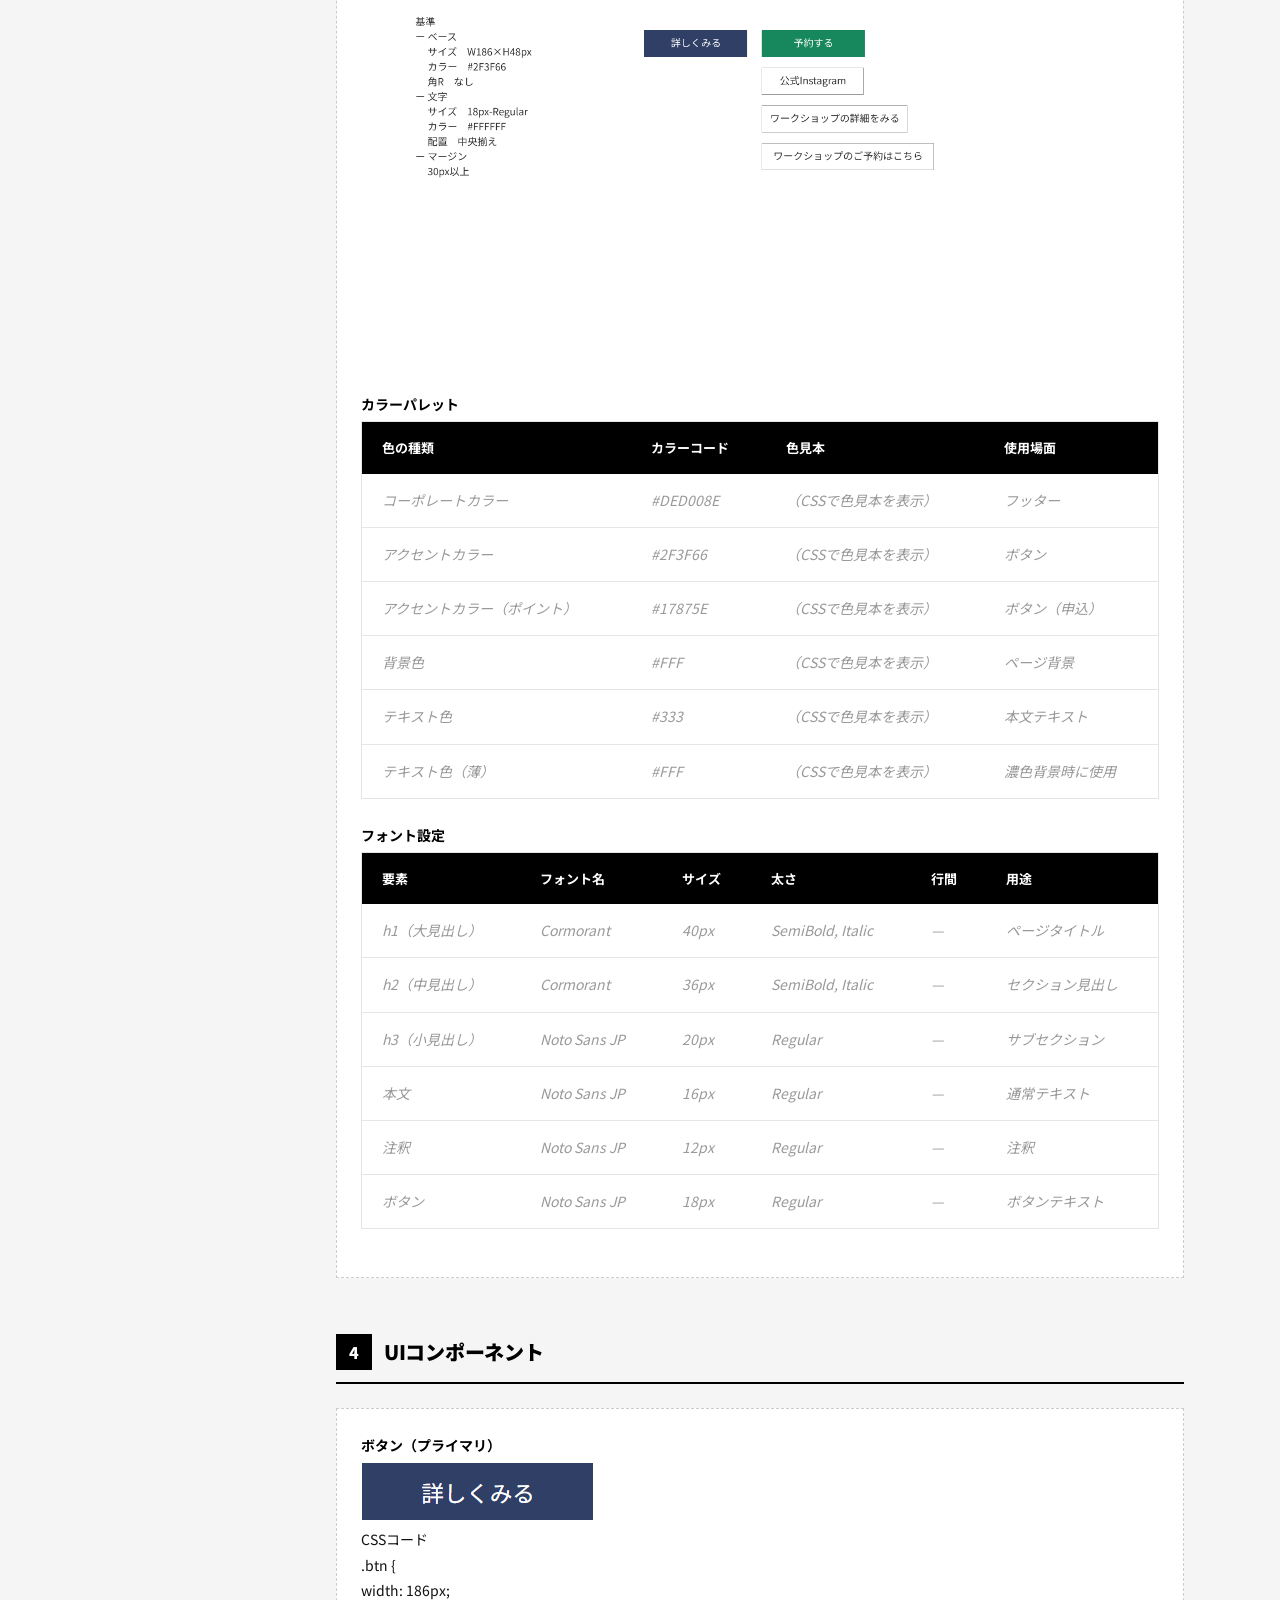
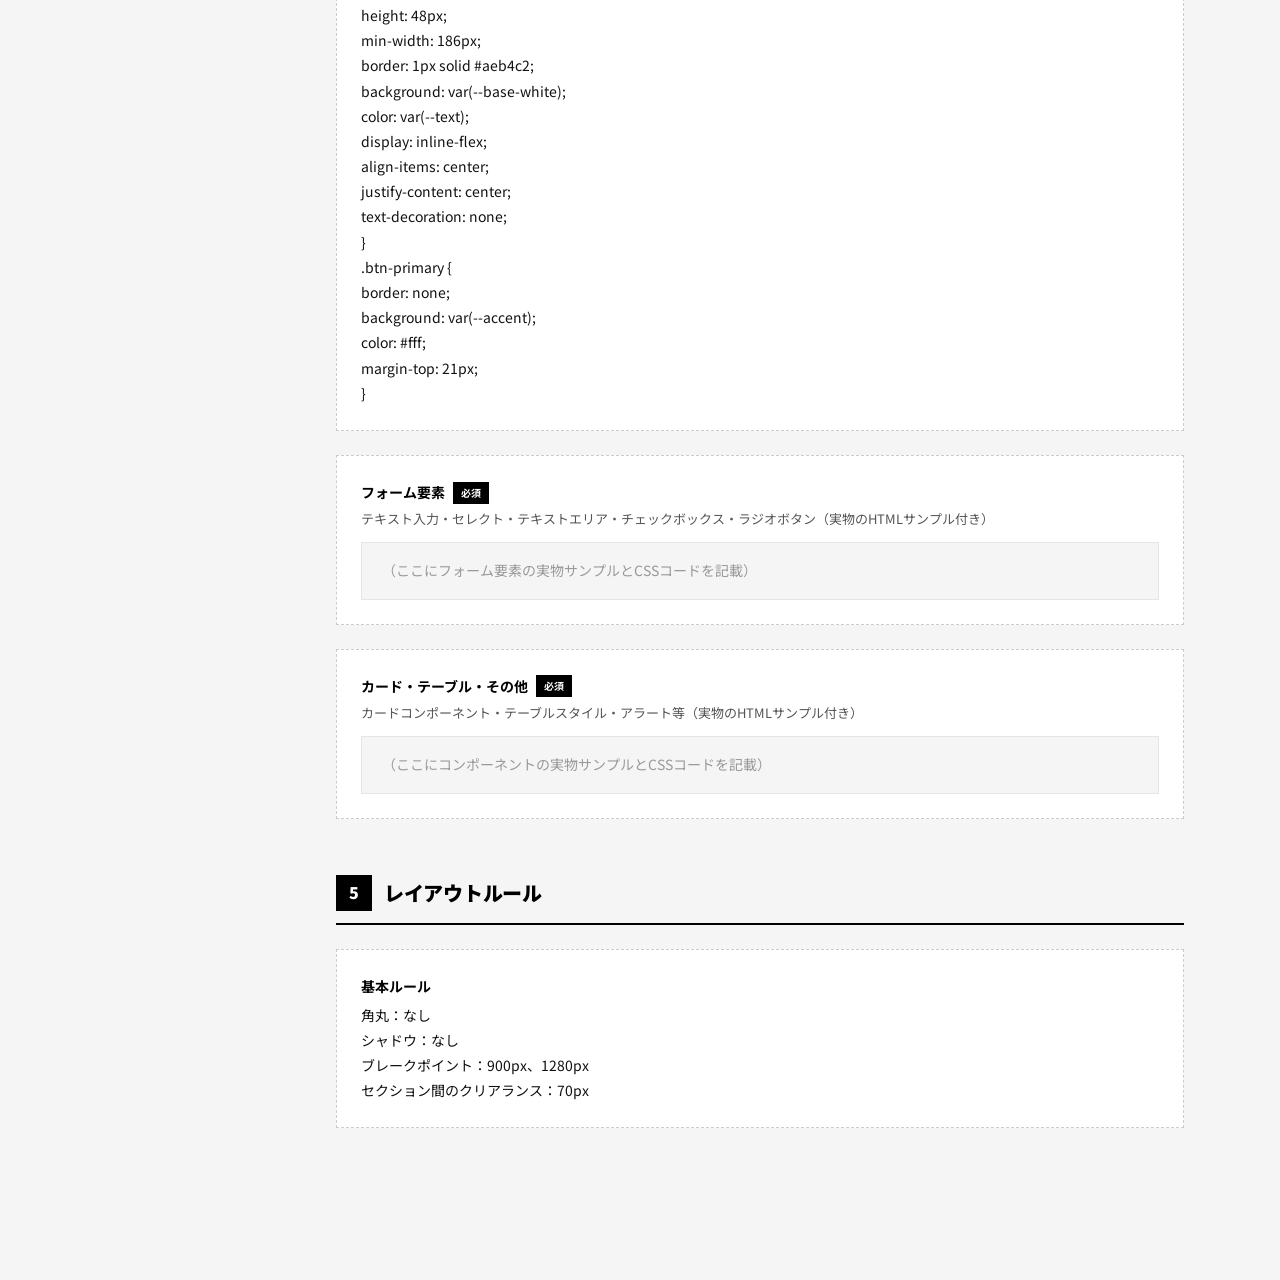
<file: docs/04-design-guide.html>
<!DOCTYPE html>
<html lang="ja">

<head>
  <meta charset="UTF-8">
  <meta name="viewport" content="width=device-width, initial-scale=1.0">
  <title>デザインガイドライン - プロジェクトアーカイブ</title>
  <link rel="stylesheet"
    href="https://fonts.googleapis.com/css2?family=Material+Symbols+Outlined:opsz,wght,FILL,GRAD@20..48,100..700,0..1,-50..200">
  <link rel="stylesheet" href="../css/style.css">
</head>

<body>
  <button class="hamburger" aria-label="メニュー">
    <span></span><span></span><span></span>
  </button>

  <div class="page-wrapper">
    <aside class="sidebar" data-nav-level="docs"></aside>

    <main class="main-content">
      <header class="doc-header">
        <div class="doc-category">DOCUMENT 04</div>
        <h1 class="doc-title">デザインガイドライン</h1>
        <div class="doc-meta">
          <span><span class="material-symbols-outlined icon-sm">calendar_today</span> 作成日：2026-XX-XX</span>
          <span><span class="material-symbols-outlined icon-sm">push_pin</span> Ver 1.0</span>
        </div>
      </header>

      <div class="doc-body">



        <div class="toc">
          <div class="toc-title">目次</div>
          <ol class="toc-list">
            <li><a href="#sec1">デザインコンセプト</a></li>
            <li><a href="#sec2">カラーパレット・タイポグラフィ</a></li>
            <li><a href="#sec3">UIコンポーネント</a></li>
            <li><a href="#sec4">レイアウトルール</a></li>
          </ol>
        </div>

        <section class="section" id="sec1">
          <h2 class="section-title"><span class="section-icon">1</span> デザインコンセプト</h2>
          <div class="fill-block">
            <div class="fill-label">デザインキーワード</div>
            <p>リッチ、奥行きのある、特別な</p>
          </div>
        </section>

        <section class="section" id="sec2">
          <h2 class="section-title"><span class="section-icon">2</span> カラーパレット・タイポグラフィ</h2>
          <div class="fill-block">
            <img src="../image/WebGuideline.png">
            <div class="fill-label">カラーパレット</div>
            <table class="doc-table">
              <thead>
                <tr>
                  <th>色の種類</th>
                  <th>カラーコード</th>
                  <th>色見本</th>
                  <th>使用場面</th>
                </tr>
              </thead>
              <tbody>
                <tr class="template-row">
                  <td>コーポレートカラー</td>
                  <td>#DED008E</td>
                  <td>（CSSで色見本を表示）</td>
                  <td>フッター</td>
                </tr>
                <tr class="template-row">
                  <td>アクセントカラー</td>
                  <td>#2F3F66</td>
                  <td>（CSSで色見本を表示）</td>
                  <td>ボタン</td>
                </tr>
                <tr class="template-row">
                  <td>アクセントカラー（ポイント）</td>
                  <td>#17875E</td>
                  <td>（CSSで色見本を表示）</td>
                  <td>ボタン（申込）</td>
                </tr>
                <tr class="template-row">
                  <td>背景色</td>
                  <td>#FFF</td>
                  <td>（CSSで色見本を表示）</td>
                  <td>ページ背景</td>
                </tr>
                <tr class="template-row">
                  <td>テキスト色</td>
                  <td>#333</td>
                  <td>（CSSで色見本を表示）</td>
                  <td>本文テキスト</td>
                </tr>
                <tr class="template-row">
                  <td>テキスト色（薄）</td>
                  <td>#FFF</td>
                  <td>（CSSで色見本を表示）</td>
                  <td>濃色背景時に使用</td>
                </tr>
              </tbody>
            </table>
            <div class="fill-label">フォント設定</div>
            <table class="doc-table">
              <thead>
                <tr>
                  <th>要素</th>
                  <th>フォント名</th>
                  <th>サイズ</th>
                  <th>太さ</th>
                  <th>行間</th>
                  <th>用途</th>
                </tr>
              </thead>
              <tbody>
                <tr class="template-row">
                  <td>h1（大見出し）</td>
                  <td>Cormorant</td>
                  <td>40px</td>
                  <td>SemiBold, Italic</td>
                  <td>—</td>
                  <td>ページタイトル</td>
                </tr>
                <tr class="template-row">
                  <td>h2（中見出し）</td>
                  <td>Cormorant</td>
                  <td>36px</td>
                  <td>SemiBold, Italic</td>
                  <td>—</td>
                  <td>セクション見出し</td>
                </tr>
                <tr class="template-row">
                  <td>h3（小見出し）</td>
                  <td>Noto Sans JP</td>
                  <td>20px</td>
                  <td>Regular</td>
                  <td>—</td>
                  <td>サブセクション</td>
                </tr>
                <tr class="template-row">
                  <td>本文</td>
                  <td>Noto Sans JP</td>
                  <td>16px</td>
                  <td>Regular</td>
                  <td>—</td>
                  <td>通常テキスト</td>
                </tr>
                <tr class="template-row">
                  <td>注釈</td>
                  <td>Noto Sans JP</td>
                  <td>12px</td>
                  <td>Regular</td>
                  <td>—</td>
                  <td>注釈</td>
                </tr>
                <tr class="template-row">
                  <td>ボタン</td>
                  <td>Noto Sans JP</td>
                  <td>18px</td>
                  <td>Regular</td>
                  <td>—</td>
                  <td>ボタンテキスト</td>
                </tr>
              </tbody>
            </table>
          </div>
        </section>

        <section class="section" id="sec3">
          <h2 class="section-title"><span class="section-icon">4</span> UIコンポーネント</h2>
          <div class="fill-block">
            <div class="fill-label">ボタン（プライマリ）</div>
            <img src="../image/SS_button.png">
            <p>
              CSSコード<br>
              .btn {<br>
              width: 186px;<br>
              height: 48px;<br>
              min-width: 186px;<br>
              border: 1px solid #aeb4c2;<br>
              background: var(--base-white);<br>
              color: var(--text);<br>
              display: inline-flex;<br>
              align-items: center;<br>
              justify-content: center;<br>
              text-decoration: none;<br>
              }<br>
              .btn-primary {<br>
              border: none;<br>
              background: var(--accent);<br>
              color: #fff;<br>
              margin-top: 21px;<br>
              }</p>
          </div>
          <div class="fill-block">
            <div class="fill-label">フォーム要素 <span class="required">必須</span></div>
            <div class="fill-hint">テキスト入力・セレクト・テキストエリア・チェックボックス・ラジオボタン（実物のHTMLサンプル付き）</div>
            <div class="fill-content">
              <p>（ここにフォーム要素の実物サンプルとCSSコードを記載）</p>
            </div>
          </div>
          <div class="fill-block">
            <div class="fill-label">カード・テーブル・その他 <span class="required">必須</span></div>
            <div class="fill-hint">カードコンポーネント・テーブルスタイル・アラート等（実物のHTMLサンプル付き）</div>
            <div class="fill-content">
              <p>（ここにコンポーネントの実物サンプルとCSSコードを記載）</p>
            </div>
          </div>
        </section>

        <section class="section" id="sec4">
          <h2 class="section-title"><span class="section-icon">5</span> レイアウトルール</h2>

          <div class="fill-block">
            <div class="fill-label">基本ルール</div>
            <p>角丸：なし<br>
              シャドウ：なし<br>
              ブレークポイント：900px、1280px<br>
              セクション間のクリアランス：70px
            </p>
          </div>
        </section>

      </div>
    </main>
  </div>

  <script src="../js/main.js"></script>
</body>

</html>
</file>
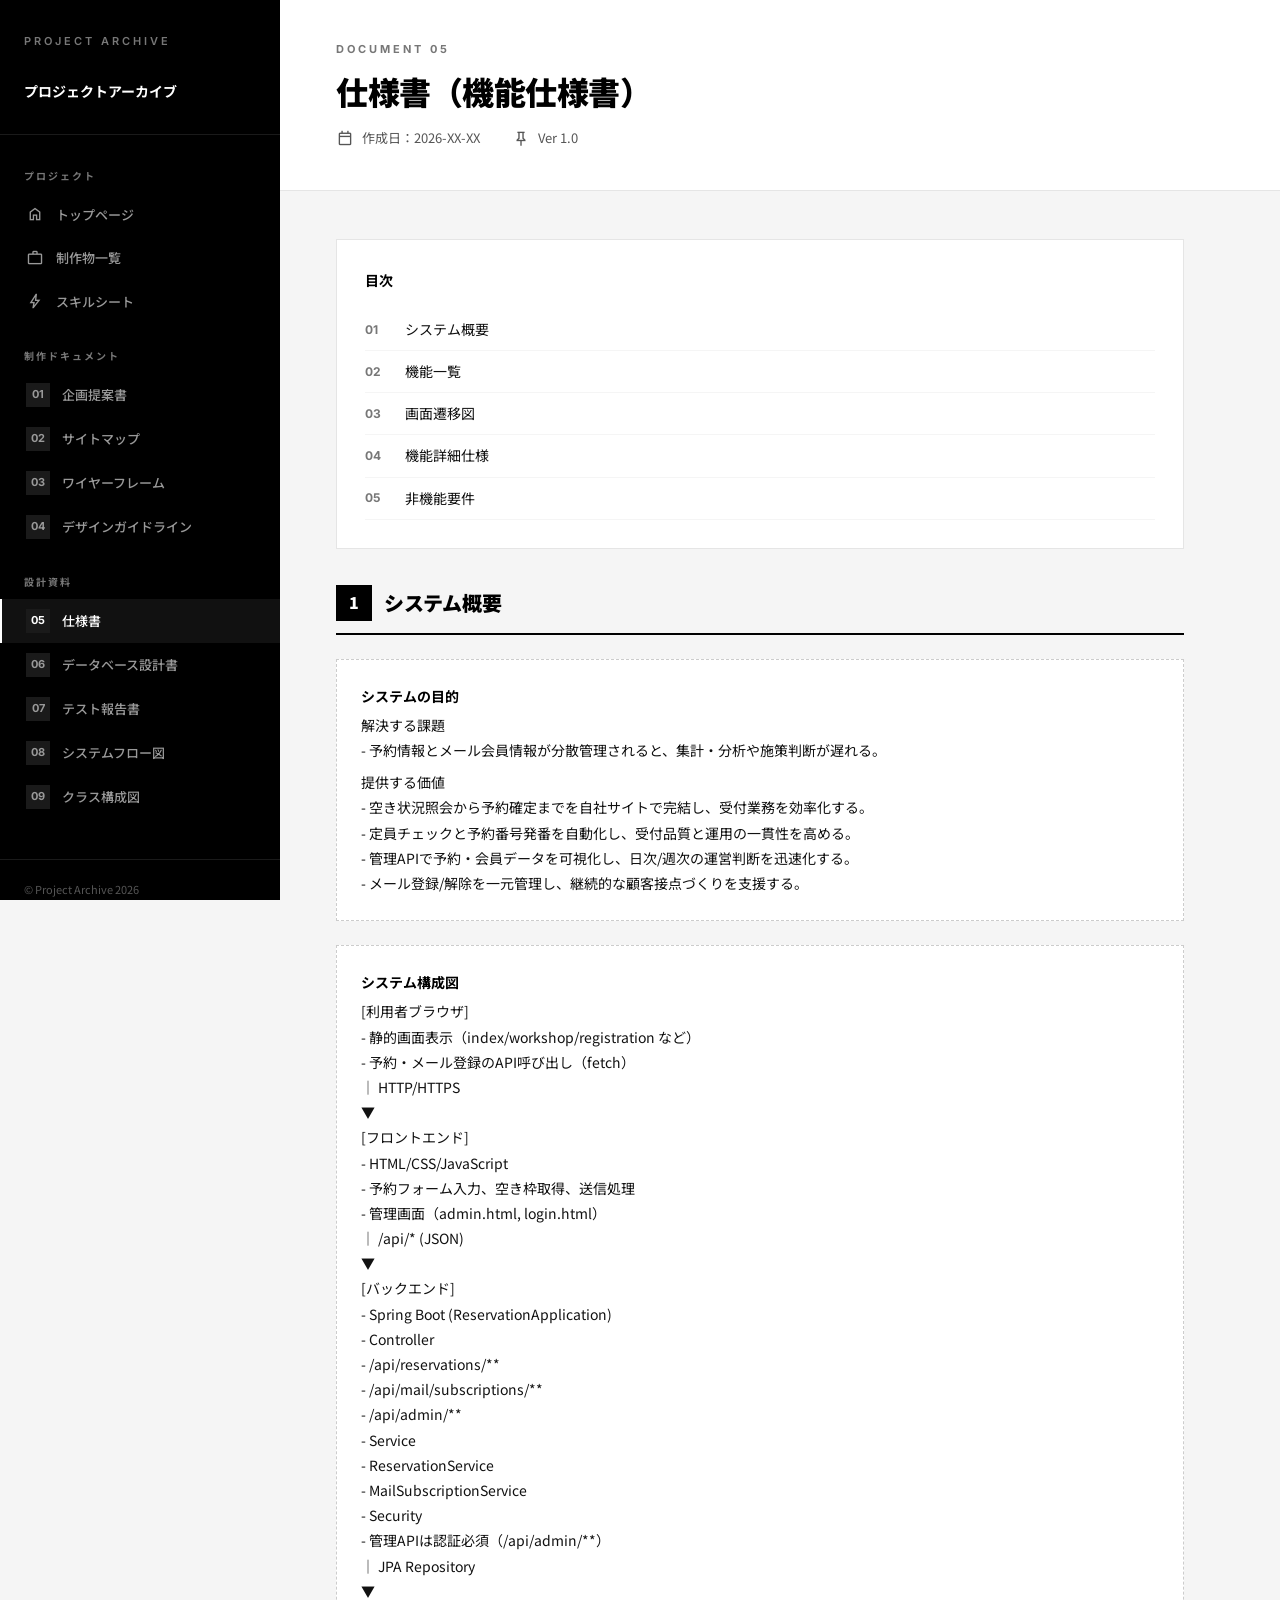
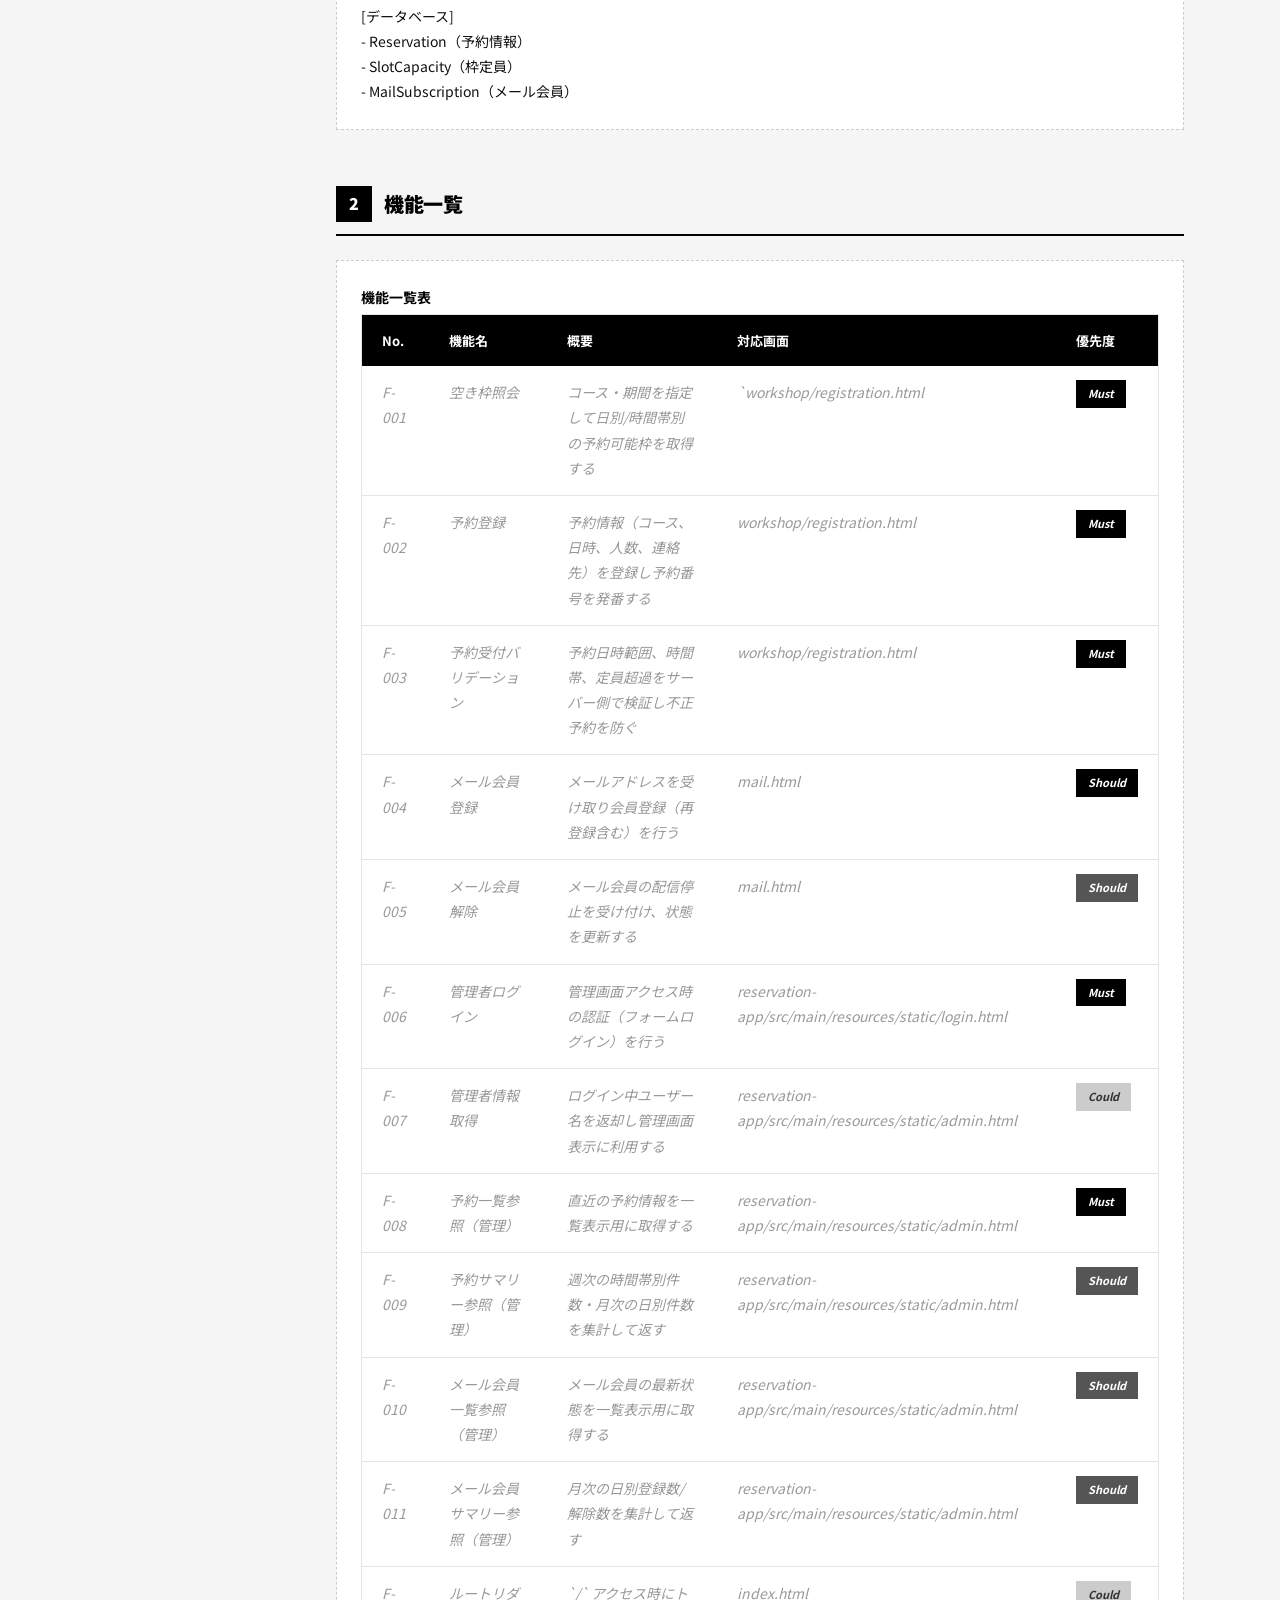
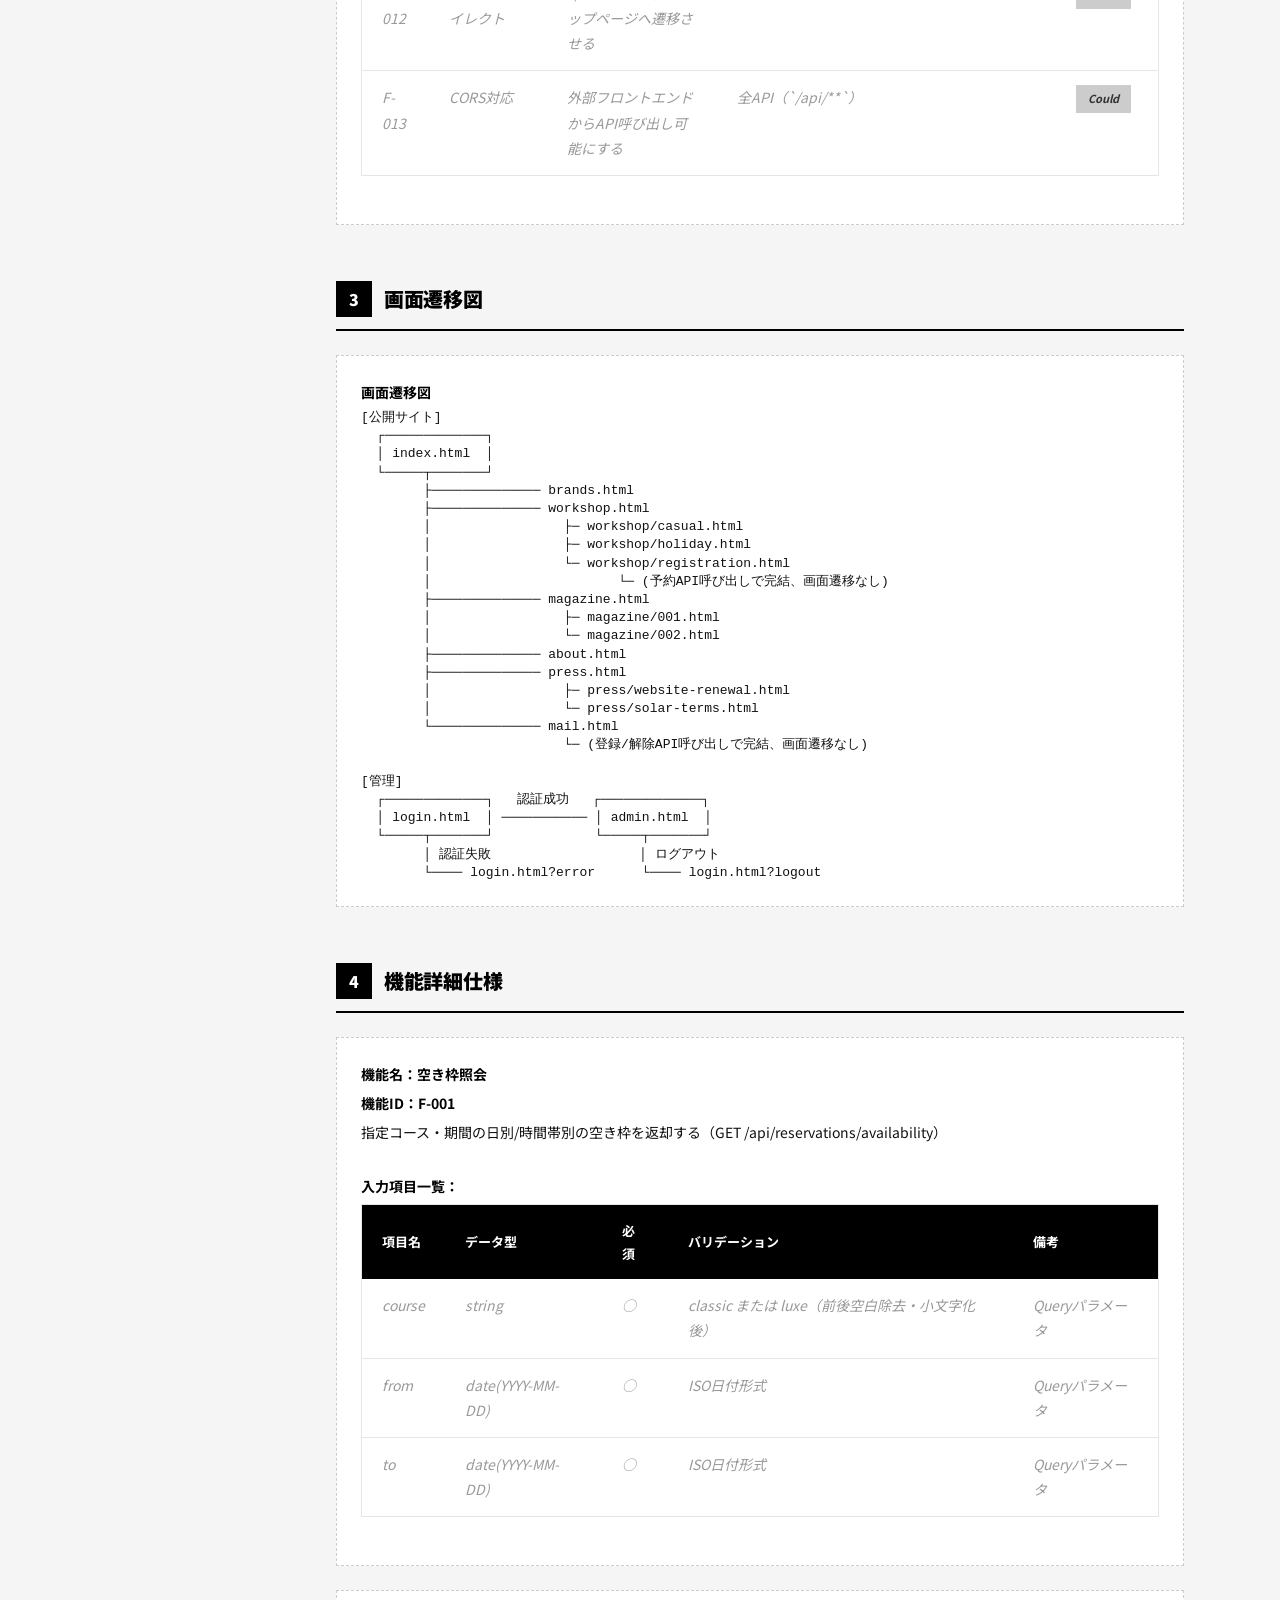
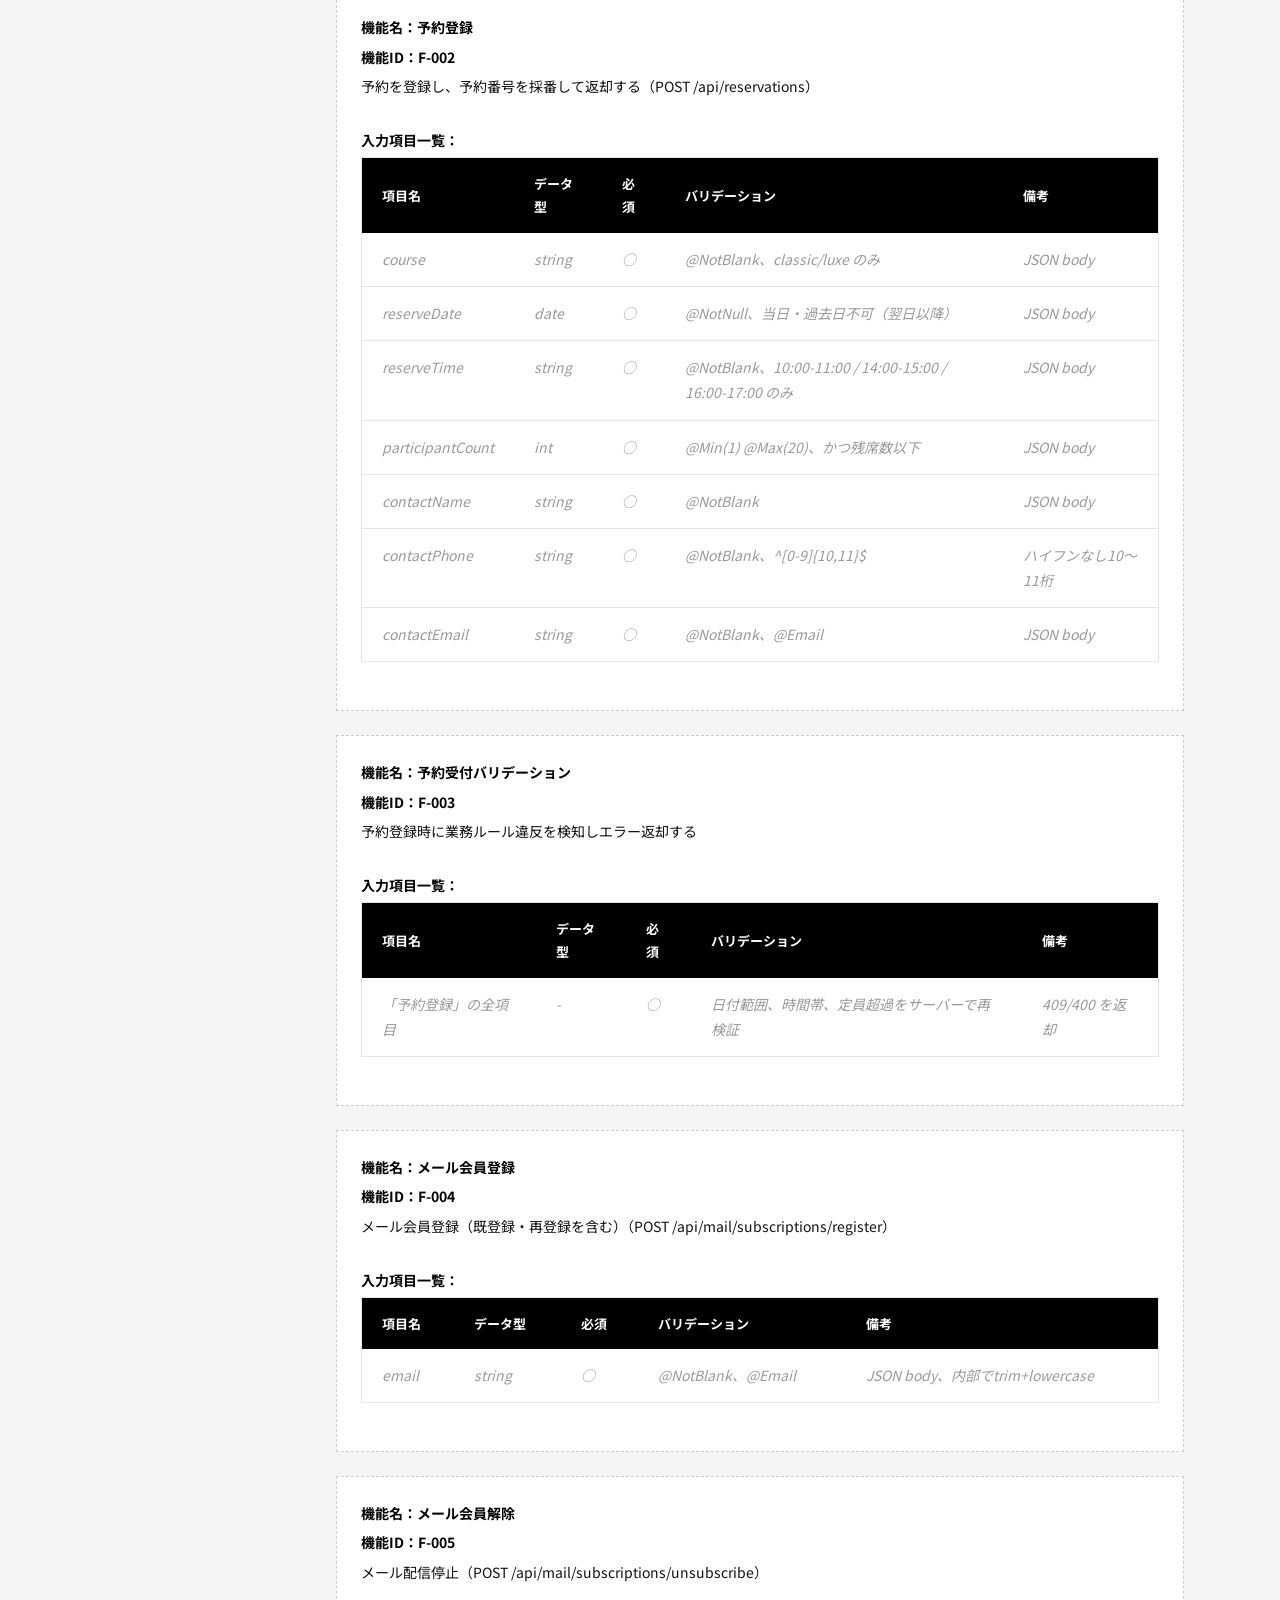
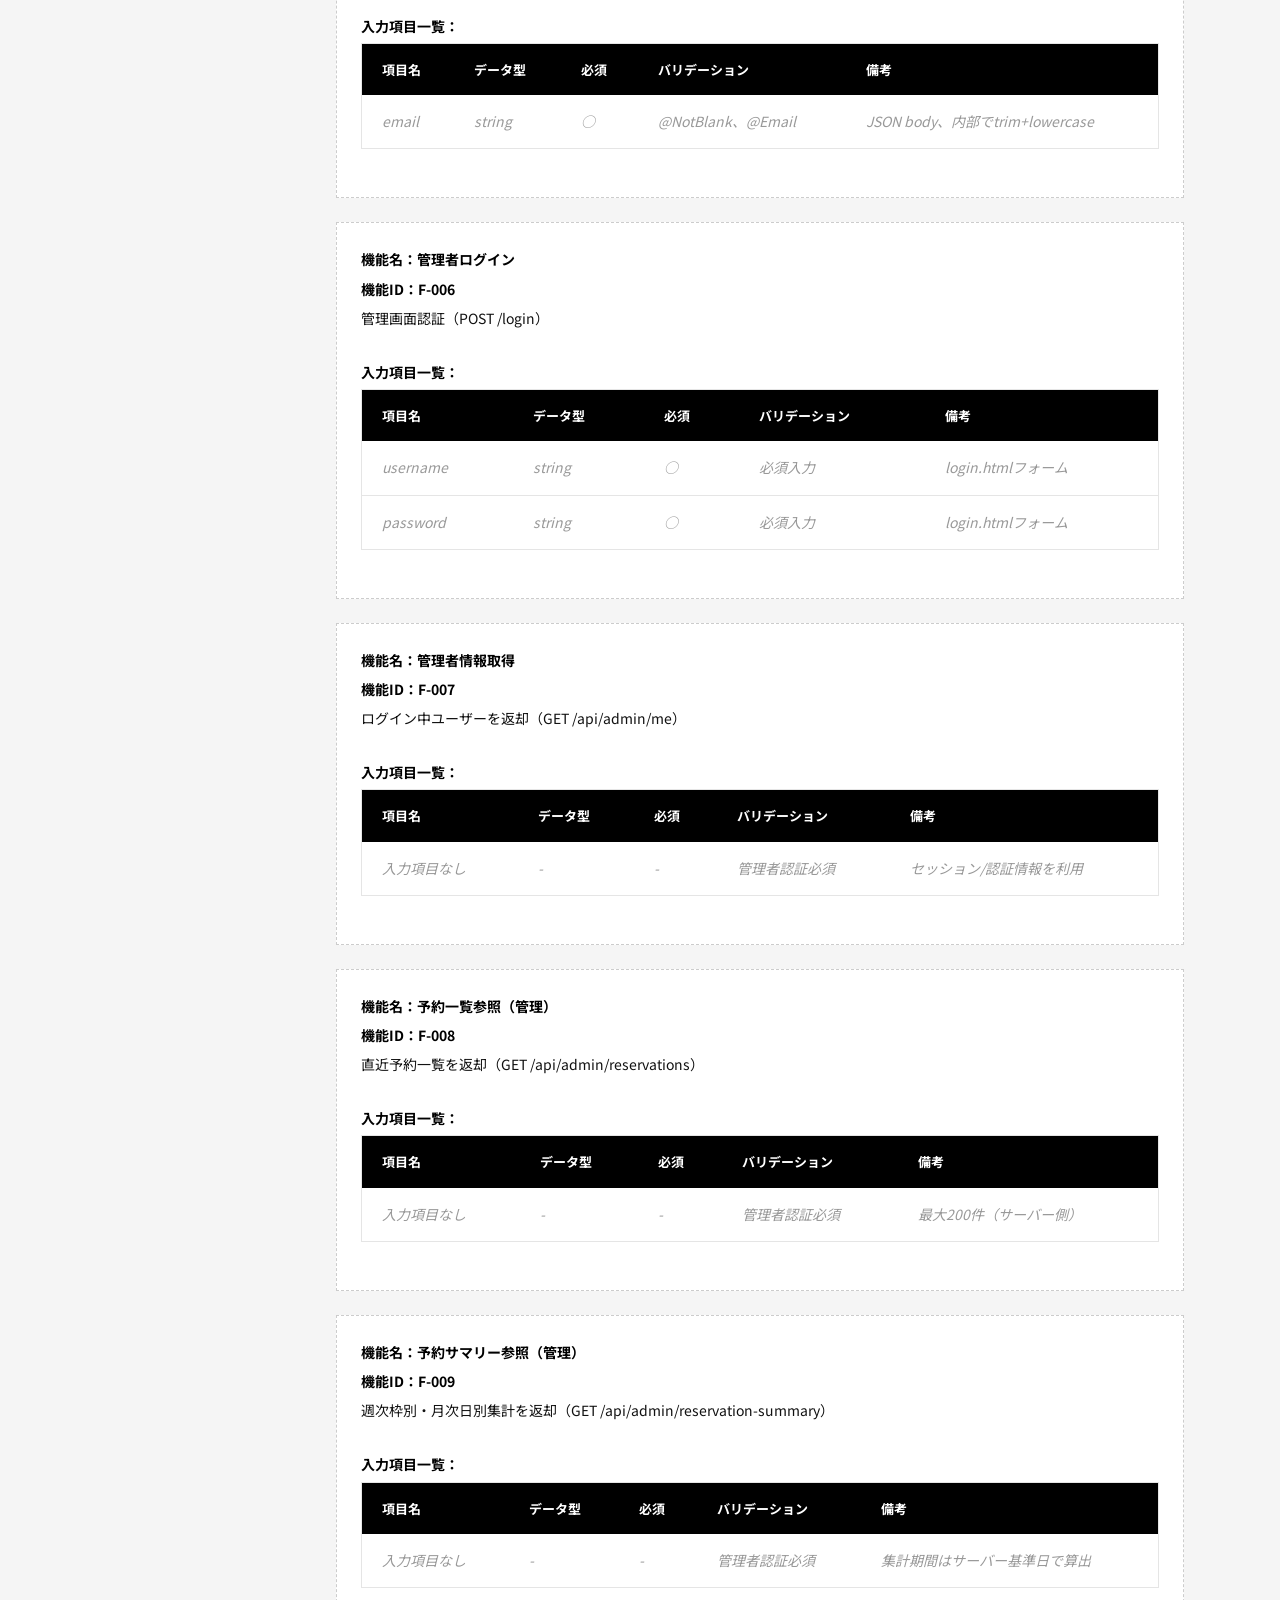
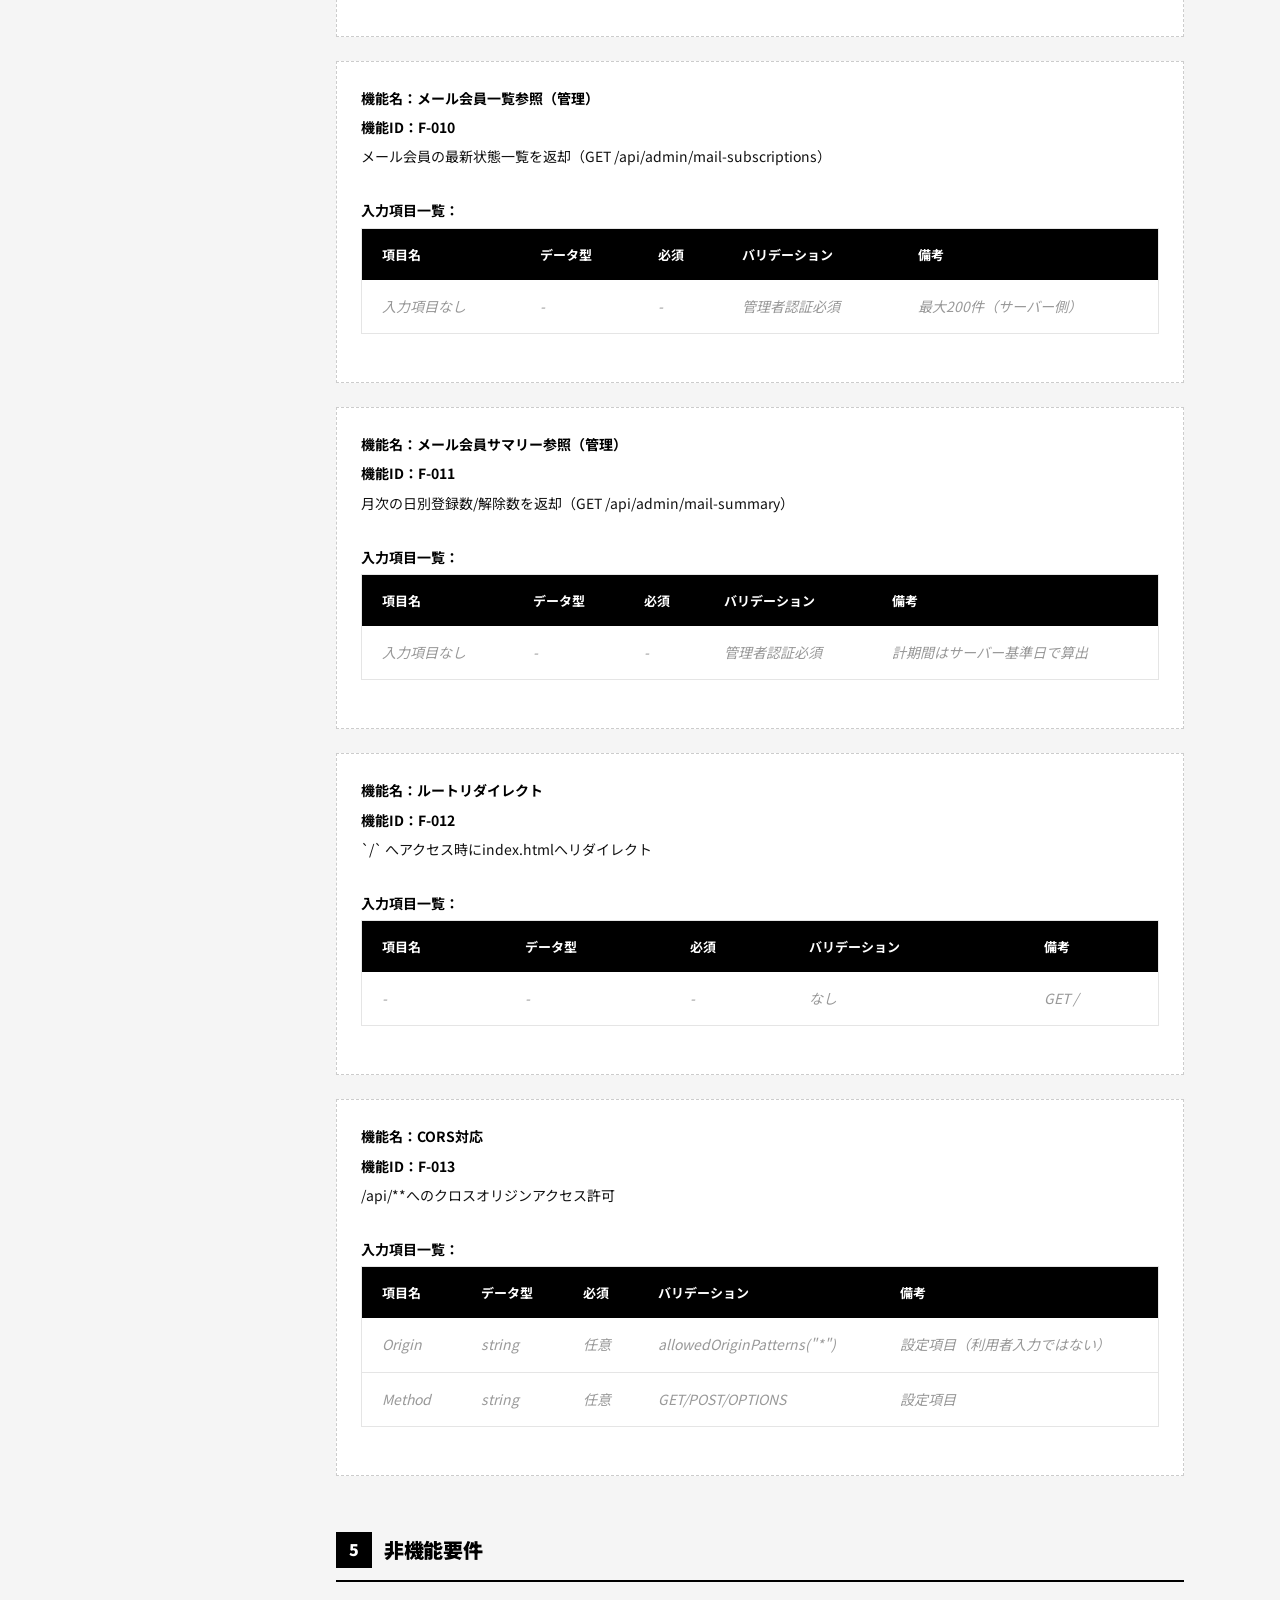
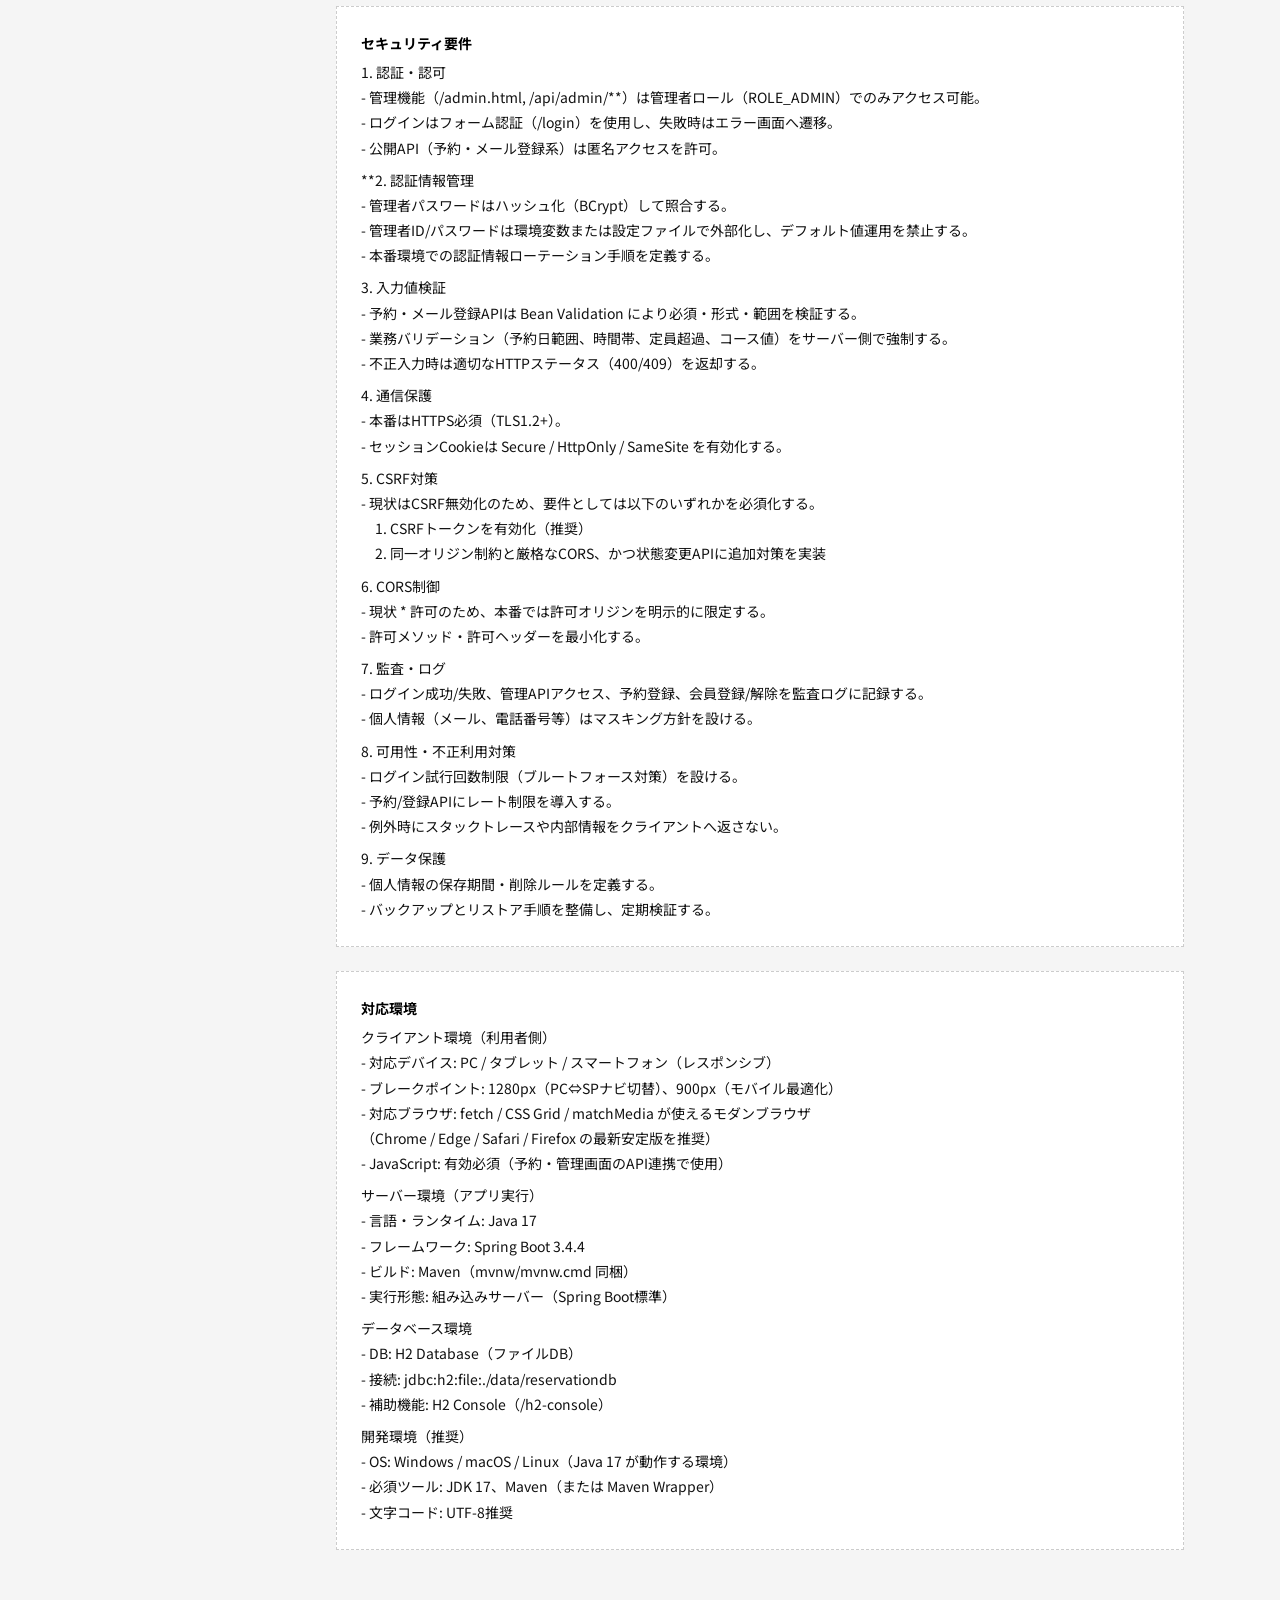
<file: docs/05-specification.html>
<!DOCTYPE html>
<html lang="ja">

<head>
  <meta charset="UTF-8">
  <meta name="viewport" content="width=device-width, initial-scale=1.0">
  <title>仕様書（機能仕様書） - プロジェクトアーカイブ</title>
  <link rel="stylesheet"
    href="https://fonts.googleapis.com/css2?family=Material+Symbols+Outlined:opsz,wght,FILL,GRAD@20..48,100..700,0..1,-50..200">
  <link rel="stylesheet" href="../css/style.css">
</head>

<body>
  <button class="hamburger" aria-label="メニュー">
    <span></span><span></span><span></span>
  </button>

  <div class="page-wrapper">
    <aside class="sidebar" data-nav-level="docs"></aside>

    <main class="main-content">
      <header class="doc-header">
        <div class="doc-category">DOCUMENT 05</div>
        <h1 class="doc-title">仕様書（機能仕様書）</h1>
        <div class="doc-meta">
          <span><span class="material-symbols-outlined icon-sm">calendar_today</span> 作成日：2026-XX-XX</span>
          <span><span class="material-symbols-outlined icon-sm">push_pin</span> Ver 1.0</span>
        </div>
      </header>

      <div class="doc-body">

        <div class="toc">
          <div class="toc-title">目次</div>
          <ol class="toc-list">
            <li><a href="#sec1">システム概要</a></li>
            <li><a href="#sec2">機能一覧</a></li>
            <li><a href="#sec3">画面遷移図</a></li>
            <li><a href="#sec4">機能詳細仕様</a></li>
            <li><a href="#sec5">非機能要件</a></li>
          </ol>
        </div>

        <section class="section" id="sec1">
          <h2 class="section-title"><span class="section-icon">1</span> システム概要</h2>

          <div class="fill-block">
            <div class="fill-label">システムの目的</div>
            <p>解決する課題<br>
              - 予約情報とメール会員情報が分散管理されると、集計・分析や施策判断が遅れる。<br>
            <p>提供する価値<br>
              - 空き状況照会から予約確定までを自社サイトで完結し、受付業務を効率化する。<br>
              - 定員チェックと予約番号発番を自動化し、受付品質と運用の一貫性を高める。<br>
              - 管理APIで予約・会員データを可視化し、日次/週次の運営判断を迅速化する。<br>
              - メール登録/解除を一元管理し、継続的な顧客接点づくりを支援する。</p>
          </div>
          <div class="fill-block">
            <div class="fill-label">システム構成図</div>
            <p>[利用者ブラウザ]<br>
              - 静的画面表示（index/workshop/registration など）<br>
              - 予約・メール登録のAPI呼び出し（fetch）<br>
              │ HTTP/HTTPS<br>
              ▼<br>
              [フロントエンド]<br>
              - HTML/CSS/JavaScript<br>
              - 予約フォーム入力、空き枠取得、送信処理<br>
              - 管理画面（admin.html, login.html）<br>
              │ /api/* (JSON)<br>
              ▼<br>
              [バックエンド]<br>
              - Spring Boot (ReservationApplication)<br>
              - Controller<br>
              - /api/reservations/**<br>
              - /api/mail/subscriptions/**<br>
              - /api/admin/**<br>
              - Service<br>
              - ReservationService<br>
              - MailSubscriptionService<br>
              - Security<br>
              - 管理APIは認証必須（/api/admin/**）<br>
              │ JPA Repository<br>
              ▼<br>
              [データベース]<br>
              - Reservation（予約情報）<br>
              - SlotCapacity（枠定員）<br>
              - MailSubscription（メール会員）</p>
          </div>

        </section>

        <section class="section" id="sec2">
          <h2 class="section-title"><span class="section-icon">2</span> 機能一覧</h2>

          <div class="fill-block">
            <div class="fill-label">機能一覧表</div>
            <table class="doc-table">
              <thead>
                <tr>
                  <th>No.</th>
                  <th>機能名</th>
                  <th>概要</th>
                  <th>対応画面</th>
                  <th>優先度</th>
                </tr>
              </thead>
              <tbody>
                <tr class="template-row">
                  <td>F-001</td>
                  <td>空き枠照会</td>
                  <td>コース・期間を指定して日別/時間帯別の予約可能枠を取得する</td>
                  <td>`workshop/registration.html</td>
                  <td><span class="badge badge-must">Must</span></td>
                </tr>
                <tr class="template-row">
                  <td>F-002</td>
                  <td>予約登録</td>
                  <td>予約情報（コース、日時、人数、連絡先）を登録し予約番号を発番する</td>
                  <td>workshop/registration.html</td>
                  <td><span class="badge badge-must">Must</span></td>
                </tr>
                <tr class="template-row">
                  <td>F-003</td>
                  <td>予約受付バリデーション</td>
                  <td>予約日時範囲、時間帯、定員超過をサーバー側で検証し不正予約を防ぐ</td>
                  <td>workshop/registration.html</td>
                  <td><span class="badge badge-must">Must</span></td>
                </tr>
                <tr class="template-row">
                  <td>F-004</td>
                  <td>メール会員登録</td>
                  <td>メールアドレスを受け取り会員登録（再登録含む）を行う</td>
                  <td>mail.html</td>
                  <td><span class="badge badge-must">Should</span></td>
                </tr>
                <tr class="template-row">
                  <td>F-005</td>
                  <td>メール会員解除</td>
                  <td>メール会員の配信停止を受け付け、状態を更新する</td>
                  <td>mail.html</td>
                  <td><span class="badge badge-should">Should</span></td>
                </tr>
                <tr class="template-row">
                  <td>F-006</td>
                  <td>管理者ログイン</td>
                  <td>管理画面アクセス時の認証（フォームログイン）を行う</td>
                  <td>reservation-app/src/main/resources/static/login.html</td>
                  <td><span class="badge badge-must">Must</span></td>
                </tr>
                <tr class="template-row">
                  <td>F-007</td>
                  <td>管理者情報取得</td>
                  <td>ログイン中ユーザー名を返却し管理画面表示に利用する</td>
                  <td>reservation-app/src/main/resources/static/admin.html</td>
                  <td><span class="badge badge-could">Could</span></td>
                </tr>
                <tr class="template-row">
                  <td>F-008</td>
                  <td>予約一覧参照（管理）</td>
                  <td>直近の予約情報を一覧表示用に取得する</td>
                  <td>reservation-app/src/main/resources/static/admin.html</td>
                  <td><span class="badge badge-must">Must</span></td>
                </tr>
                <tr class="template-row">
                  <td>F-009</td>
                  <td>予約サマリー参照（管理）</td>
                  <td>週次の時間帯別件数・月次の日別件数を集計して返す</td>
                  <td>reservation-app/src/main/resources/static/admin.html</td>
                  <td><span class="badge badge-should">Should</span></td>
                </tr>
                <tr class="template-row">
                  <td>F-010</td>
                  <td>メール会員一覧参照（管理）</td>
                  <td>メール会員の最新状態を一覧表示用に取得する</td>
                  <td>reservation-app/src/main/resources/static/admin.html</td>
                  <td><span class="badge badge-should">Should</span></td>
                </tr>
                <tr class="template-row">
                  <td>F-011</td>
                  <td>メール会員サマリー参照（管理）</td>
                  <td>月次の日別登録数/解除数を集計して返す</td>
                  <td>reservation-app/src/main/resources/static/admin.html</td>
                  <td><span class="badge badge-should">Should</span></td>
                </tr>
                <tr class="template-row">
                  <td>F-012</td>
                  <td>ルートリダイレクト</td>
                  <td>`/` アクセス時にトップページへ遷移させる</td>
                  <td>index.html</td>
                  <td><span class="badge badge-could">Could</span></td>
                </tr>
                <tr class="template-row">
                  <td>F-013</td>
                  <td>CORS対応</td>
                  <td>外部フロントエンドからAPI呼び出し可能にする</td>
                  <td>全API（`/api/**`）</td>
                  <td><span class="badge badge-could">Could</span></td>
                </tr>
              </tbody>
            </table>

          </div>
        </section>

        <section class="section" id="sec3">
          <h2 class="section-title"><span class="section-icon">3</span> 画面遷移図</h2>

          <div class="fill-block">
            <div class="fill-label">画面遷移図</div>
            <div class="ascii-diagram">
              <pre>[公開サイト]
  ┌─────────────┐
  │ index.html  │
  └─────┬───────┘
        ├────────────── brands.html
        ├────────────── workshop.html
        │                 ├─ workshop/casual.html
        │                 ├─ workshop/holiday.html
        │                 └─ workshop/registration.html
        │                        └─ (予約API呼び出しで完結、画面遷移なし)
        ├────────────── magazine.html
        │                 ├─ magazine/001.html
        │                 └─ magazine/002.html
        ├────────────── about.html
        ├────────────── press.html
        │                 ├─ press/website-renewal.html
        │                 └─ press/solar-terms.html
        └────────────── mail.html
                          └─ (登録/解除API呼び出しで完結、画面遷移なし)

[管理]
  ┌─────────────┐   認証成功   ┌─────────────┐
  │ login.html  │ ─────────── │ admin.html  │
  └─────┬───────┘             └─────┬───────┘
        │ 認証失敗                   │ ログアウト
        └──── login.html?error      └──── login.html?logout</pre>
            </div>
          </div>

        </section>

        <section class="section" id="sec4">
          <h2 class="section-title"><span class="section-icon">4</span> 機能詳細仕様</h2>

          <div class="subsection">

            <div class="fill-block">
              <div class="fill-label">機能名：空き枠照会</div>
              <div class="fill-label">機能ID：F-001</div>
              <p>指定コース・期間の日別/時間帯別の空き枠を返却する（GET /api/reservations/availability）</p>
              <br>
              <div class="fill-label">入力項目一覧：</div>
              <table class="doc-table">
                <thead>
                  <tr>
                    <th>項目名</th>
                    <th>データ型</th>
                    <th>必須</th>
                    <th>バリデーション</th>
                    <th>備考</th>
                  </tr>
                </thead>
                <tbody>
                  <tr class="template-row">
                    <td>course</td>
                    <td>string</td>
                    <td>○</td>
                    <td>classic または luxe（前後空白除去・小文字化後）</td>
                    <td>Queryパラメータ</td>
                  </tr>
                  <tr class="template-row">
                    <td>from</td>
                    <td>date(YYYY-MM-DD)</td>
                    <td>○</td>
                    <td>ISO日付形式</td>
                    <td>Queryパラメータ</td>
                  </tr>
                  <tr class="template-row">
                    <td>to</td>
                    <td>date(YYYY-MM-DD)</td>
                    <td>○</td>
                    <td>ISO日付形式</td>
                    <td>Queryパラメータ</td>
                  </tr>
                </tbody>
              </table>
            </div>

            <div class="fill-block">
              <div class="fill-label">機能名：予約登録</div>
              <div class="fill-label">機能ID：F-002</div>
              <p>予約を登録し、予約番号を採番して返却する（POST /api/reservations）</p>
              <br>
              <div class="fill-label">入力項目一覧：</div>
              <table class="doc-table">
                <thead>
                  <tr>
                    <th>項目名</th>
                    <th>データ型</th>
                    <th>必須</th>
                    <th>バリデーション</th>
                    <th>備考</th>
                  </tr>
                </thead>
                <tbody>
                  <tr class="template-row">
                    <td>course</td>
                    <td>string</td>
                    <td>○</td>
                    <td>@NotBlank、classic/luxe のみ</td>
                    <td>JSON body</td>
                  </tr>
                  <tr class="template-row">
                    <td>reserveDate</td>
                    <td>date</td>
                    <td>○</td>
                    <td>@NotNull、当日・過去日不可（翌日以降）</td>
                    <td>JSON body</td>
                  </tr>
                  <tr class="template-row">
                    <td>reserveTime</td>
                    <td>string</td>
                    <td>○</td>
                    <td>@NotBlank、10:00-11:00 / 14:00-15:00 / 16:00-17:00 のみ</td>
                    <td>JSON body</td>
                  </tr>
                  <tr class="template-row">
                    <td>participantCount</td>
                    <td>int</td>
                    <td>○</td>
                    <td>@Min(1) @Max(20)、かつ残席数以下</td>
                    <td>JSON body</td>
                  </tr>
                  <tr class="template-row">
                    <td>contactName</td>
                    <td>string</td>
                    <td>○</td>
                    <td>@NotBlank</td>
                    <td>JSON body</td>
                  </tr>
                  <tr class="template-row">
                    <td>contactPhone</td>
                    <td>string</td>
                    <td>○</td>
                    <td>@NotBlank、^[0-9]{10,11}$</td>
                    <td>ハイフンなし10〜11桁</td>
                  </tr>
                  <tr class="template-row">
                    <td>contactEmail</td>
                    <td>string</td>
                    <td>○</td>
                    <td>@NotBlank、@Email</td>
                    <td>JSON body</td>
                  </tr>
                </tbody>
              </table>
            </div>

            <div class="fill-block">
              <div class="fill-label">機能名：予約受付バリデーション</div>
              <div class="fill-label">機能ID：F-003</div>
              <p>予約登録時に業務ルール違反を検知しエラー返却する</p>
              <br>
              <div class="fill-label">入力項目一覧：</div>
              <table class="doc-table">
                <thead>
                  <tr>
                    <th>項目名</th>
                    <th>データ型</th>
                    <th>必須</th>
                    <th>バリデーション</th>
                    <th>備考</th>
                  </tr>
                </thead>
                <tbody>
                  <tr class="template-row">
                    <td>「予約登録」の全項目</td>
                    <td>-</td>
                    <td>○</td>
                    <td>日付範囲、時間帯、定員超過をサーバーで再検証</td>
                    <td>409/400 を返却</td>
                  </tr>
                </tbody>
              </table>
            </div>

            <div class="fill-block">
              <div class="fill-label">機能名：メール会員登録</div>
              <div class="fill-label">機能ID：F-004</div>
              <p>メール会員登録（既登録・再登録を含む）（POST /api/mail/subscriptions/register）</p>
              <br>
              <div class="fill-label">入力項目一覧：</div>
              <table class="doc-table">
                <thead>
                  <tr>
                    <th>項目名</th>
                    <th>データ型</th>
                    <th>必須</th>
                    <th>バリデーション</th>
                    <th>備考</th>
                  </tr>
                </thead>
                <tbody>
                  <tr class="template-row">
                    <td>email</td>
                    <td>string</td>
                    <td>○</td>
                    <td>@NotBlank、@Email</td>
                    <td>JSON body、内部でtrim+lowercase</td>
                  </tr>
                </tbody>
              </table>
            </div>

            <div class="fill-block">
              <div class="fill-label">機能名：メール会員解除</div>
              <div class="fill-label">機能ID：F-005</div>
              <p>メール配信停止（POST /api/mail/subscriptions/unsubscribe）</p>
              <br>
              <div class="fill-label">入力項目一覧：</div>
              <table class="doc-table">
                <thead>
                  <tr>
                    <th>項目名</th>
                    <th>データ型</th>
                    <th>必須</th>
                    <th>バリデーション</th>
                    <th>備考</th>
                  </tr>
                </thead>
                <tbody>
                  <tr class="template-row">
                    <td>email</td>
                    <td>string</td>
                    <td>○</td>
                    <td>@NotBlank、@Email</td>
                    <td>JSON body、内部でtrim+lowercase</td>
                  </tr>
                </tbody>
              </table>
            </div>

            <div class="fill-block">
              <div class="fill-label">機能名：管理者ログイン</div>
              <div class="fill-label">機能ID：F-006</div>
              <p>管理画面認証（POST /login）</p>
              <br>
              <div class="fill-label">入力項目一覧：</div>
              <table class="doc-table">
                <thead>
                  <tr>
                    <th>項目名</th>
                    <th>データ型</th>
                    <th>必須</th>
                    <th>バリデーション</th>
                    <th>備考</th>
                  </tr>
                </thead>
                <tbody>
                  <tr class="template-row">
                    <td>username</td>
                    <td>string</td>
                    <td>○</td>
                    <td>必須入力</td>
                    <td>login.htmlフォーム</td>
                  </tr>
                  <tr class="template-row">
                    <td>password</td>
                    <td>string</td>
                    <td>○</td>
                    <td>必須入力</td>
                    <td>login.htmlフォーム</td>
                  </tr>
                </tbody>
              </table>
            </div>

            <div class="fill-block">
              <div class="fill-label">機能名：管理者情報取得</div>
              <div class="fill-label">機能ID：F-007</div>
              <p>ログイン中ユーザーを返却（GET /api/admin/me）</p>
              <br>
              <div class="fill-label">入力項目一覧：</div>
              <table class="doc-table">
                <thead>
                  <tr>
                    <th>項目名</th>
                    <th>データ型</th>
                    <th>必須</th>
                    <th>バリデーション</th>
                    <th>備考</th>
                  </tr>
                </thead>
                <tbody>
                  <tr class="template-row">
                    <td>入力項目なし</td>
                    <td>-</td>
                    <td>-</td>
                    <td>管理者認証必須</td>
                    <td>セッション/認証情報を利用</td>
                  </tr>
                </tbody>
              </table>
            </div>

            <div class="fill-block">
              <div class="fill-label">機能名：予約一覧参照（管理）</div>
              <div class="fill-label">機能ID：F-008</div>
              <p>直近予約一覧を返却（GET /api/admin/reservations）</p>
              <br>
              <div class="fill-label">入力項目一覧：</div>
              <table class="doc-table">
                <thead>
                  <tr>
                    <th>項目名</th>
                    <th>データ型</th>
                    <th>必須</th>
                    <th>バリデーション</th>
                    <th>備考</th>
                  </tr>
                </thead>
                <tbody>
                  <tr class="template-row">
                    <td>入力項目なし</td>
                    <td>-</td>
                    <td>-</td>
                    <td>管理者認証必須</td>
                    <td>最大200件（サーバー側）</td>
                  </tr>
                </tbody>
              </table>
            </div>

            <div class="fill-block">
              <div class="fill-label">機能名：予約サマリー参照（管理）</div>
              <div class="fill-label">機能ID：F-009</div>
              <p>週次枠別・月次日別集計を返却（GET /api/admin/reservation-summary）</p>
              <br>
              <div class="fill-label">入力項目一覧：</div>
              <table class="doc-table">
                <thead>
                  <tr>
                    <th>項目名</th>
                    <th>データ型</th>
                    <th>必須</th>
                    <th>バリデーション</th>
                    <th>備考</th>
                  </tr>
                </thead>
                <tbody>
                  <tr class="template-row">
                    <td>入力項目なし</td>
                    <td>-</td>
                    <td>-</td>
                    <td>管理者認証必須</td>
                    <td>集計期間はサーバー基準日で算出</td>
                  </tr>
                </tbody>
              </table>
            </div>

            <div class="fill-block">
              <div class="fill-label">機能名：メール会員一覧参照（管理）</div>
              <div class="fill-label">機能ID：F-010</div>
              <p>メール会員の最新状態一覧を返却（GET /api/admin/mail-subscriptions）</p>
              <br>
              <div class="fill-label">入力項目一覧：</div>
              <table class="doc-table">
                <thead>
                  <tr>
                    <th>項目名</th>
                    <th>データ型</th>
                    <th>必須</th>
                    <th>バリデーション</th>
                    <th>備考</th>
                  </tr>
                </thead>
                <tbody>
                  <tr class="template-row">
                    <td>入力項目なし</td>
                    <td>-</td>
                    <td>-</td>
                    <td>管理者認証必須</td>
                    <td>最大200件（サーバー側）</td>
                  </tr>
                </tbody>
              </table>
            </div>

            <div class="fill-block">
              <div class="fill-label">機能名：メール会員サマリー参照（管理）</div>
              <div class="fill-label">機能ID：F-011</div>
              <p>月次の日別登録数/解除数を返却（GET /api/admin/mail-summary）</p>
              <br>
              <div class="fill-label">入力項目一覧：</div>
              <table class="doc-table">
                <thead>
                  <tr>
                    <th>項目名</th>
                    <th>データ型</th>
                    <th>必須</th>
                    <th>バリデーション</th>
                    <th>備考</th>
                  </tr>
                </thead>
                <tbody>
                  <tr class="template-row">
                    <td>入力項目なし</td>
                    <td>-</td>
                    <td>-</td>
                    <td>管理者認証必須</td>
                    <td>計期間はサーバー基準日で算出</td>
                  </tr>
                </tbody>
              </table>
            </div>

            <div class="fill-block">
              <div class="fill-label">機能名：ルートリダイレクト</div>
              <div class="fill-label">機能ID：F-012</div>
              <p> `/` へアクセス時にindex.htmlへリダイレクト</p>
              <br>
              <div class="fill-label">入力項目一覧：</div>
              <table class="doc-table">
                <thead>
                  <tr>
                    <th>項目名</th>
                    <th>データ型</th>
                    <th>必須</th>
                    <th>バリデーション</th>
                    <th>備考</th>
                  </tr>
                </thead>
                <tbody>
                  <tr class="template-row">
                    <td>-</td>
                    <td>-</td>
                    <td>-</td>
                    <td>なし</td>
                    <td>GET /</td>
                  </tr>
                </tbody>
              </table>
            </div>

            <div class="fill-block">
              <div class="fill-label">機能名：CORS対応</div>
              <div class="fill-label">機能ID：F-013</div>
              <p> /api/**へのクロスオリジンアクセス許可</p>
              <br>
              <div class="fill-label">入力項目一覧：</div>
              <table class="doc-table">
                <thead>
                  <tr>
                    <th>項目名</th>
                    <th>データ型</th>
                    <th>必須</th>
                    <th>バリデーション</th>
                    <th>備考</th>
                  </tr>
                </thead>
                <tbody>
                  <tr class="template-row">
                    <td>Origin</td>
                    <td>string</td>
                    <td>任意</td>
                    <td>allowedOriginPatterns("*")</td>
                    <td>設定項目（利用者入力ではない）</td>
                  </tr>
                  <tr class="template-row">
                    <td>Method</td>
                    <td>string</td>
                    <td>任意</td>
                    <td>GET/POST/OPTIONS</td>
                    <td>設定項目</td>
                  </tr>
                </tbody>
              </table>
            </div>

        </section>

        <section class="section" id="sec5">
          <h2 class="section-title"><span class="section-icon">5</span> 非機能要件</h2>

          <div class="fill-block">
            <div class="fill-label">セキュリティ要件</div>
            <p>1. 認証・認可<br>
              - 管理機能（/admin.html, /api/admin/**）は管理者ロール（ROLE_ADMIN）でのみアクセス可能。<br>
              - ログインはフォーム認証（/login）を使用し、失敗時はエラー画面へ遷移。<br>
              - 公開API（予約・メール登録系）は匿名アクセスを許可。</p>
            <p>**2. 認証情報管理<br>
              - 管理者パスワードはハッシュ化（BCrypt）して照合する。<br>
              - 管理者ID/パスワードは環境変数または設定ファイルで外部化し、デフォルト値運用を禁止する。<br>
              - 本番環境での認証情報ローテーション手順を定義する。</p>
            <p>3. 入力値検証<br>
              - 予約・メール登録APIは Bean Validation により必須・形式・範囲を検証する。<br>
              - 業務バリデーション（予約日範囲、時間帯、定員超過、コース値）をサーバー側で強制する。<br>
              - 不正入力時は適切なHTTPステータス（400/409）を返却する。</p>
            <p>4. 通信保護<br>
              - 本番はHTTPS必須（TLS1.2+）。<br>
              - セッションCookieは Secure / HttpOnly / SameSite を有効化する。</p>
            <p>5. CSRF対策<br>
              - 現状はCSRF無効化のため、要件としては以下のいずれかを必須化する。<br>
              　1. CSRFトークンを有効化（推奨）<br>
              　2. 同一オリジン制約と厳格なCORS、かつ状態変更APIに追加対策を実装</p>
            <p>6. CORS制御<br>
              - 現状 * 許可のため、本番では許可オリジンを明示的に限定する。<br>
              - 許可メソッド・許可ヘッダーを最小化する。</p>
            <p>7. 監査・ログ<br>
              - ログイン成功/失敗、管理APIアクセス、予約登録、会員登録/解除を監査ログに記録する。<br>
              - 個人情報（メール、電話番号等）はマスキング方針を設ける。</p>
            <p>8. 可用性・不正利用対策<br>
              - ログイン試行回数制限（ブルートフォース対策）を設ける。<br>
              - 予約/登録APIにレート制限を導入する。<br>
              - 例外時にスタックトレースや内部情報をクライアントへ返さない。</p>
            <p>9. データ保護<br>
              - 個人情報の保存期間・削除ルールを定義する。<br>
              - バックアップとリストア手順を整備し、定期検証する。</p>
          </div>
          <div class="fill-block">
            <div class="fill-label">対応環境</div>
            <p>クライアント環境（利用者側）<br>
              - 対応デバイス: PC / タブレット / スマートフォン（レスポンシブ）<br>
              - ブレークポイント: 1280px（PC⇔SPナビ切替）、900px（モバイル最適化）<br>
              - 対応ブラウザ: fetch / CSS Grid / matchMedia が使えるモダンブラウザ<br>
              （Chrome / Edge / Safari / Firefox の最新安定版を推奨）<br>
              - JavaScript: 有効必須（予約・管理画面のAPI連携で使用）</p>
            <p>サーバー環境（アプリ実行）<br>
              - 言語・ランタイム: Java 17<br>
              - フレームワーク: Spring Boot 3.4.4<br>
              - ビルド: Maven（mvnw/mvnw.cmd 同梱）<br>
              - 実行形態: 組み込みサーバー（Spring Boot標準）</p>
            <p>データベース環境<br>
              - DB: H2 Database（ファイルDB）<br>
              - 接続: jdbc:h2:file:./data/reservationdb<br>
              - 補助機能: H2 Console（/h2-console）</p>
            <p>開発環境（推奨）<br>
              - OS: Windows / macOS / Linux（Java 17 が動作する環境）<br>
              - 必須ツール: JDK 17、Maven（または Maven Wrapper）<br>
              - 文字コード: UTF-8推奨</p>
          </div>

        </section>

      </div>
    </main>
  </div>

  <script src="../js/main.js"></script>
</body>

</html>
</file>
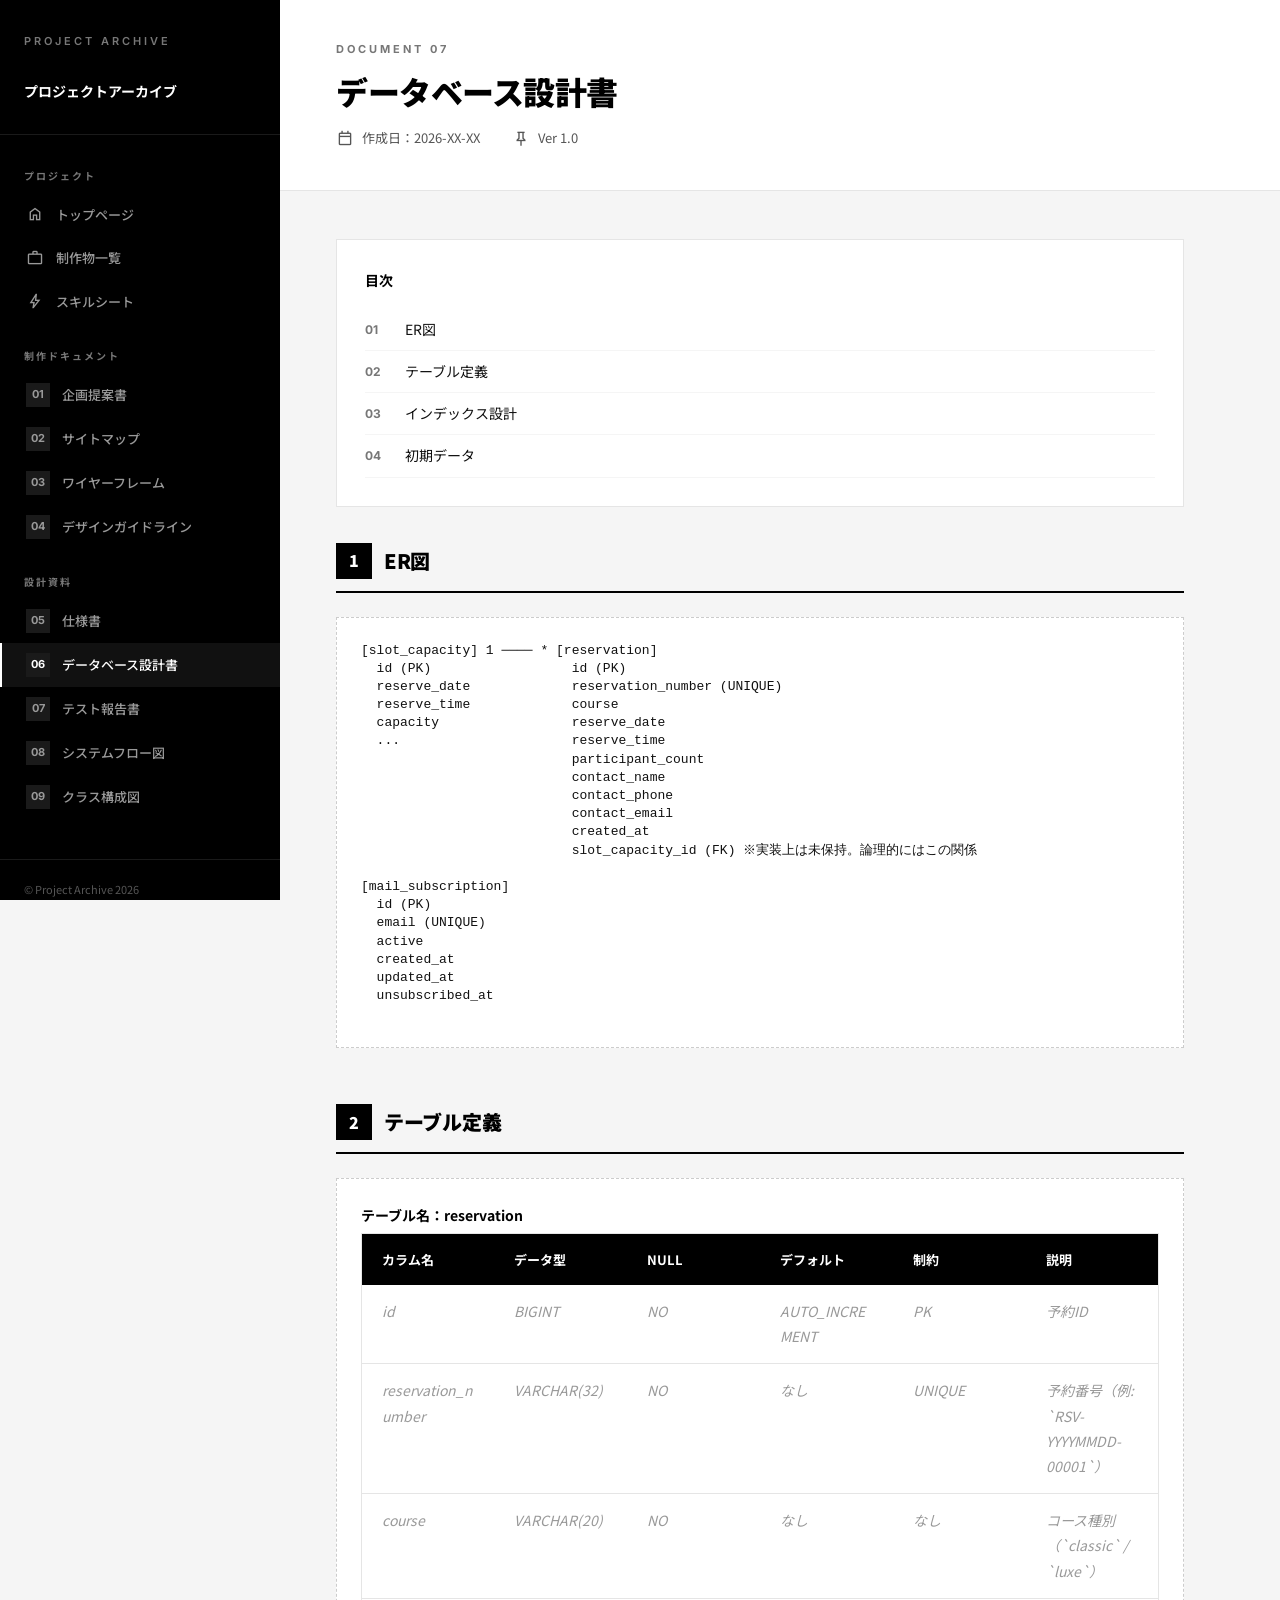
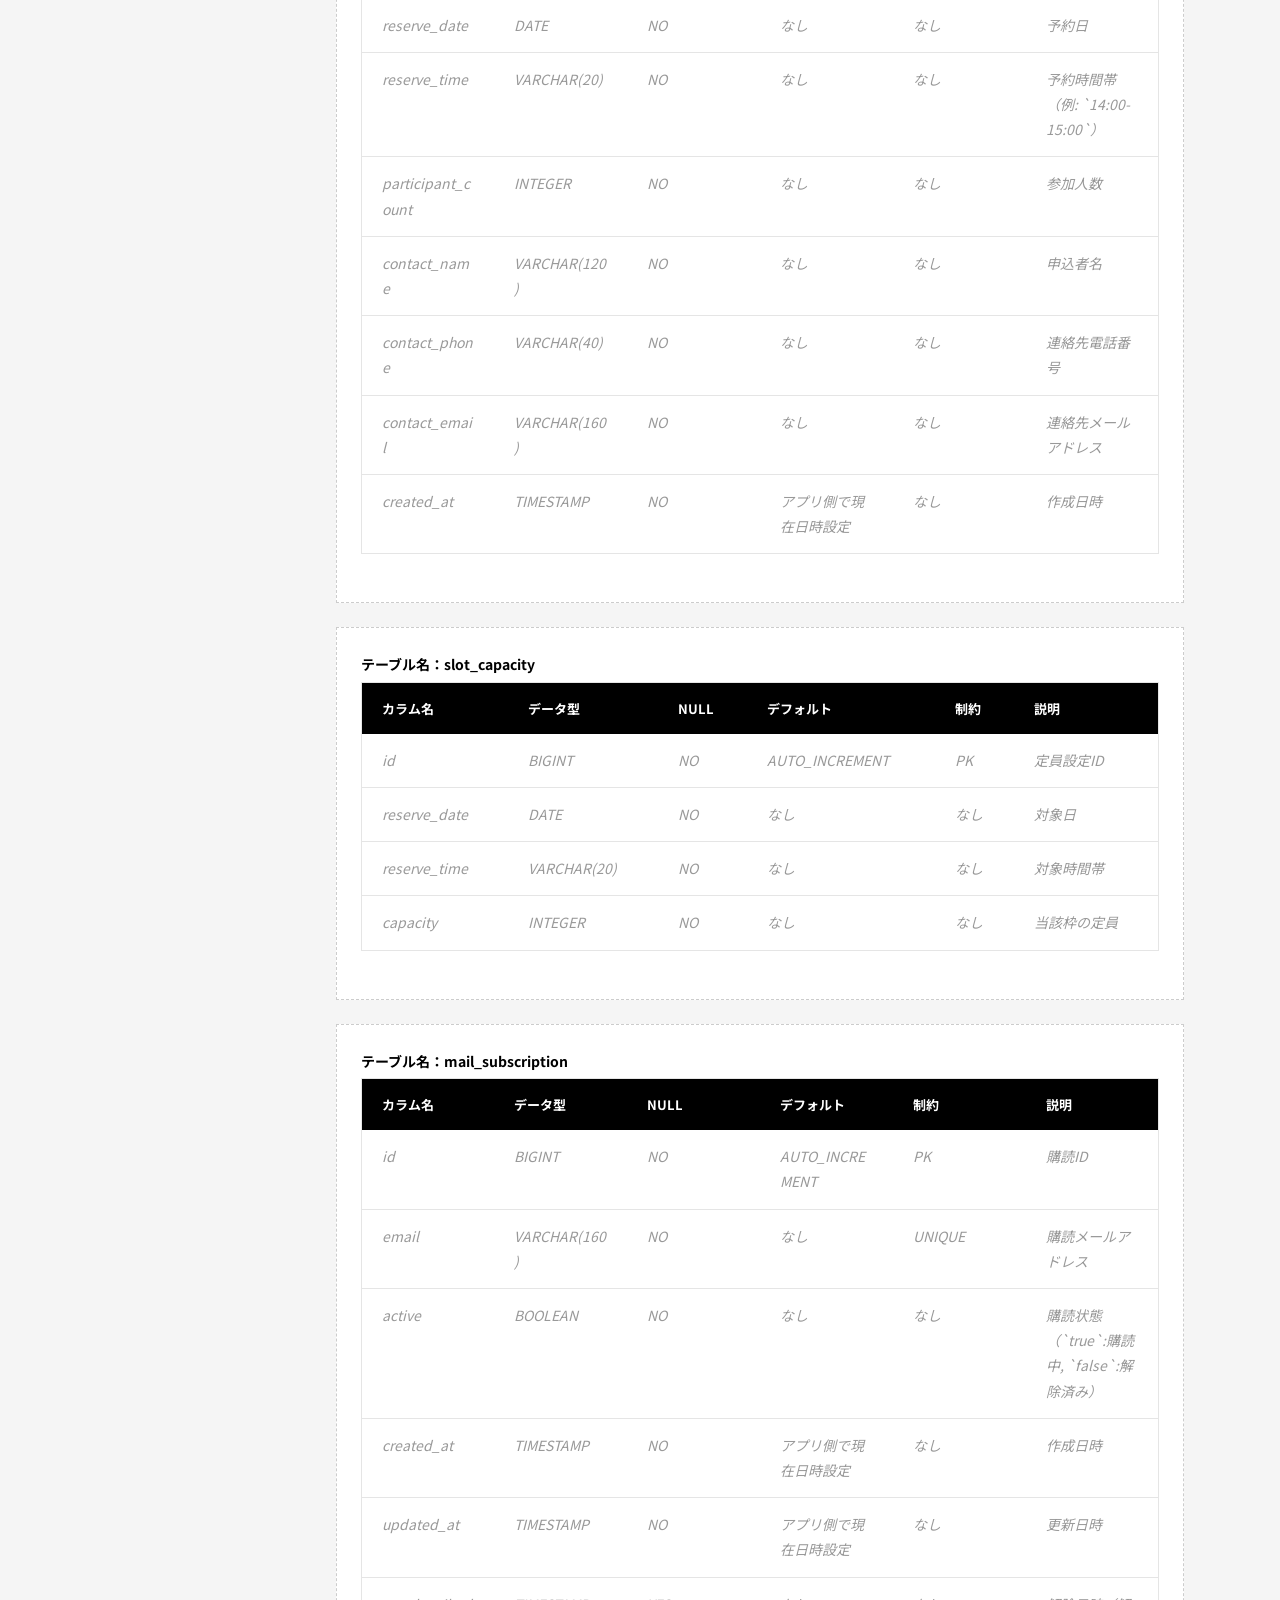
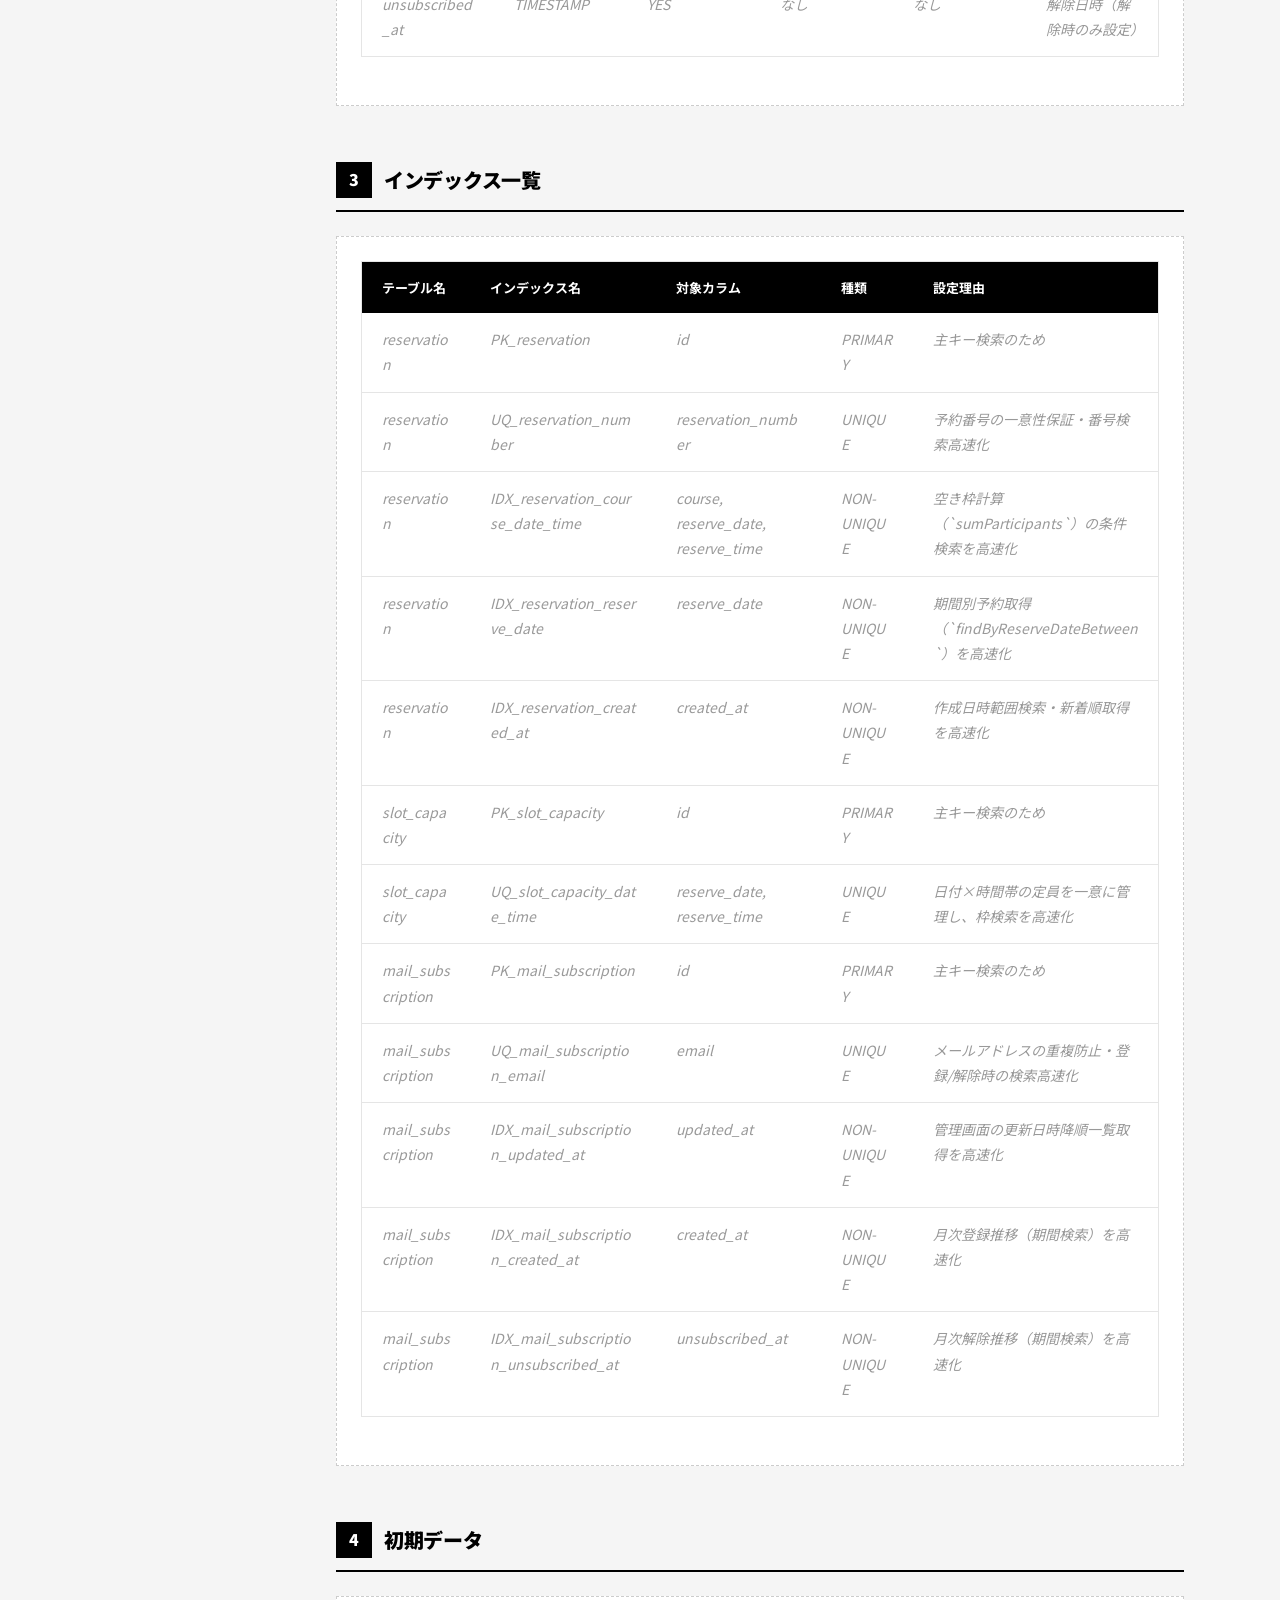
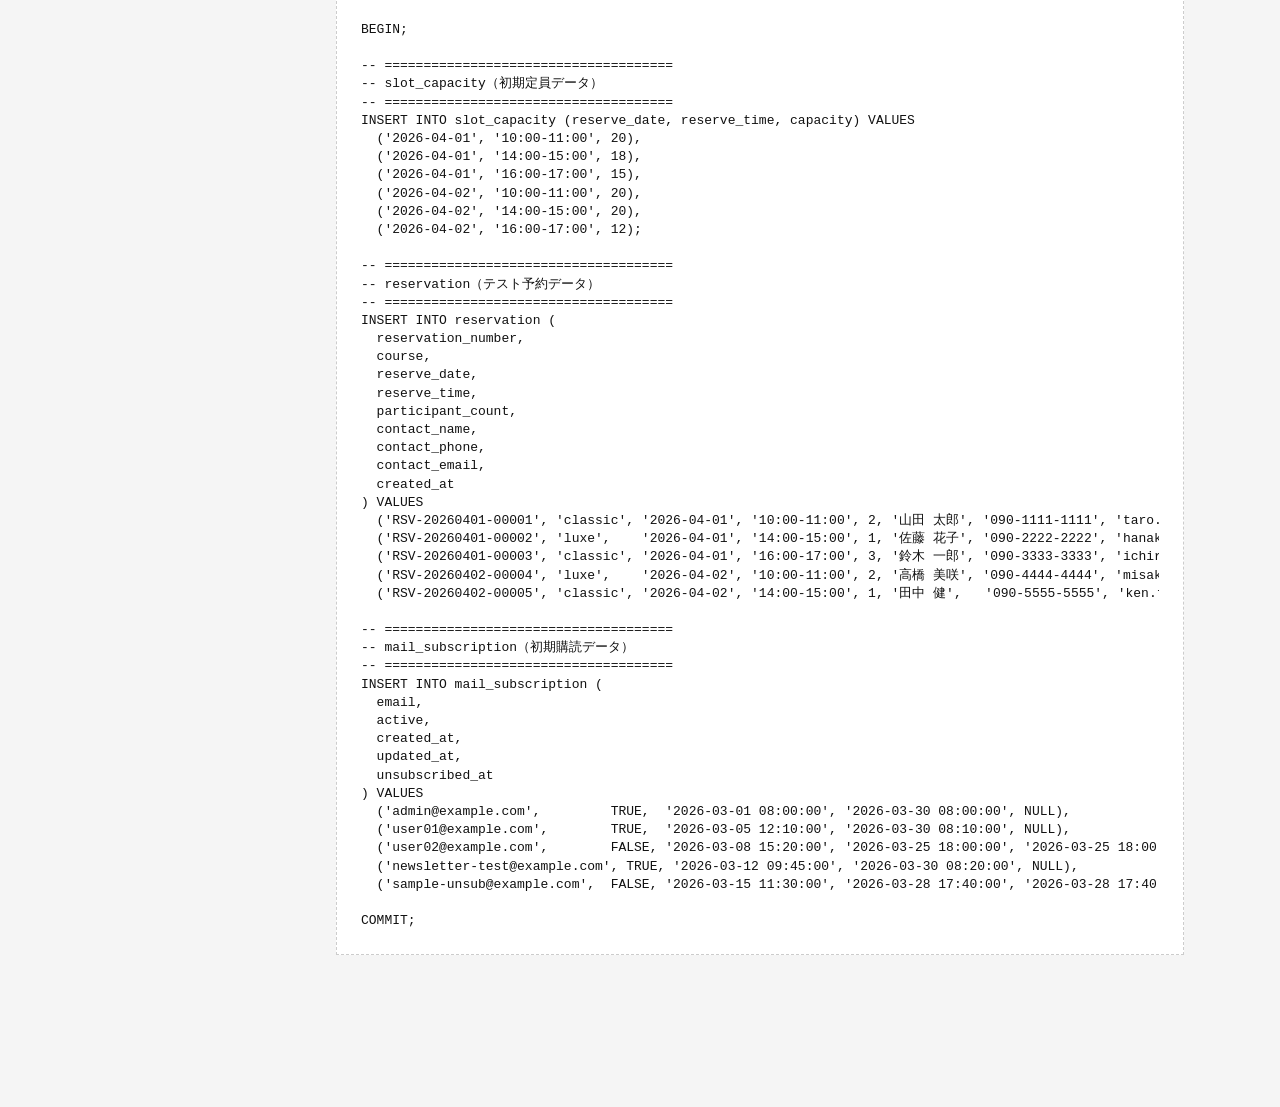
<file: docs/06-db-design.html>
<!DOCTYPE html>
<html lang="ja">

<head>
  <meta charset="UTF-8">
  <meta name="viewport" content="width=device-width, initial-scale=1.0">
  <title>データベース設計書 - プロジェクトアーカイブ</title>
  <link rel="stylesheet"
    href="https://fonts.googleapis.com/css2?family=Material+Symbols+Outlined:opsz,wght,FILL,GRAD@20..48,100..700,0..1,-50..200">
  <link rel="stylesheet" href="../css/style.css">
  <style>
    #sec3 .doc-table th,
    #sec3 .doc-table td {
      overflow-wrap: anywhere;
      word-break: break-word;
    }

    #sec2 .table-scroll {
      overflow-x: auto;
    }

    #sec2 .doc-table.table-fit {
      table-layout: fixed;
    }

    #sec2 .doc-table.table-fit th,
    #sec2 .doc-table.table-fit td {
      overflow-wrap: anywhere;
      word-break: break-word;
      white-space: normal;
    }
  </style>
</head>

<body>
  <button class="hamburger" aria-label="メニュー">
    <span></span><span></span><span></span>
  </button>

  <div class="page-wrapper">
    <aside class="sidebar" data-nav-level="docs"></aside>

    <main class="main-content">
      <header class="doc-header">
        <div class="doc-category">DOCUMENT 07</div>
        <h1 class="doc-title">データベース設計書</h1>
        <div class="doc-meta">
          <span><span class="material-symbols-outlined icon-sm">calendar_today</span> 作成日：2026-XX-XX</span>
          <span><span class="material-symbols-outlined icon-sm">push_pin</span> Ver 1.0</span>
        </div>
      </header>

      <div class="doc-body">

        <div class="toc">
          <div class="toc-title">目次</div>
          <ol class="toc-list">
            <li><a href="#sec1">ER図</a></li>
            <li><a href="#sec2">テーブル定義</a></li>
            <li><a href="#sec3">インデックス設計</a></li>
            <li><a href="#sec4">初期データ</a></li>
          </ol>
        </div>

        <section class="section" id="sec1">
          <h2 class="section-title"><span class="section-icon">1</span> ER図</h2>

          <div class="fill-block">
            <div class="ascii-diagram">
              <pre>
[slot_capacity] 1 ──── * [reservation]
  id (PK)                  id (PK)
  reserve_date             reservation_number (UNIQUE)
  reserve_time             course
  capacity                 reserve_date
  ...                      reserve_time
                           participant_count
                           contact_name
                           contact_phone
                           contact_email
                           created_at
                           slot_capacity_id (FK) ※実装上は未保持。論理的にはこの関係

[mail_subscription]
  id (PK)
  email (UNIQUE)
  active
  created_at
  updated_at
  unsubscribed_at
            </pre>
            </div>
          </div>

        </section>

        <section class="section" id="sec2">
          <h2 class="section-title"><span class="section-icon">2</span> テーブル定義</h2>


          <div class="fill-block">
            <div class="fill-label">テーブル名：reservation</div>
            <div class="table-scroll">
              <table class="doc-table table-fit">
                <thead>
                  <tr>
                    <th>カラム名</th>
                    <th>データ型</th>
                    <th>NULL</th>
                    <th>デフォルト</th>
                    <th>制約</th>
                    <th>説明</th>
                  </tr>
                </thead>
                <tbody>
                  <tr class="template-row">
                    <td>id</td>
                    <td>BIGINT</td>
                    <td>NO</td>
                    <td>AUTO_INCREMENT</td>
                    <td>PK</td>
                    <td>予約ID</td>
                  </tr>
                  <tr class="template-row">
                    <td>reservation_number</td>
                    <td>VARCHAR(32)</td>
                    <td>NO</td>
                    <td>なし</td>
                    <td>UNIQUE</td>
                    <td>予約番号（例: `RSV-YYYYMMDD-00001`）</td>
                  </tr>
                  <tr class="template-row">
                    <td>course</td>
                    <td>VARCHAR(20)</td>
                    <td>NO</td>
                    <td>なし</td>
                    <td>なし</td>
                    <td>コース種別（`classic` / `luxe`）</td>
                  </tr>
                  <tr class="template-row">
                    <td>reserve_date</td>
                    <td>DATE</td>
                    <td>NO</td>
                    <td>なし</td>
                    <td>なし</td>
                    <td>予約日</td>
                  </tr>
                  <tr class="template-row">
                    <td>reserve_time</td>
                    <td>VARCHAR(20)</td>
                    <td>NO</td>
                    <td>なし</td>
                    <td>なし</td>
                    <td>予約時間帯（例: `14:00-15:00`）</td>
                  </tr>
                  <tr class="template-row">
                    <td>participant_count</td>
                    <td>INTEGER</td>
                    <td>NO</td>
                    <td>なし</td>
                    <td>なし</td>
                    <td>参加人数</td>
                  </tr>
                  <tr class="template-row">
                    <td>contact_name</td>
                    <td>VARCHAR(120)</td>
                    <td>NO</td>
                    <td>なし</td>
                    <td>なし</td>
                    <td>申込者名</td>
                  </tr>
                  <tr class="template-row">
                    <td>contact_phone</td>
                    <td>VARCHAR(40)</td>
                    <td>NO</td>
                    <td>なし</td>
                    <td>なし</td>
                    <td>連絡先電話番号</td>
                  </tr>
                  <tr class="template-row">
                    <td>contact_email</td>
                    <td>VARCHAR(160)</td>
                    <td>NO</td>
                    <td>なし</td>
                    <td>なし</td>
                    <td>連絡先メールアドレス</td>
                  </tr>
                  <tr class="template-row">
                    <td>created_at</td>
                    <td>TIMESTAMP</td>
                    <td>NO</td>
                    <td>アプリ側で現在日時設定</td>
                    <td>なし</td>
                    <td>作成日時</td>
                  </tr>
                </tbody>
              </table>
            </div>
          </div>


          <div class="fill-block">
            <div class="fill-label">テーブル名：slot_capacity</div>
            <table class="doc-table">
              <thead>
                <tr>
                  <th>カラム名</th>
                  <th>データ型</th>
                  <th>NULL</th>
                  <th>デフォルト</th>
                  <th>制約</th>
                  <th>説明</th>
                </tr>
              </thead>
              <tbody>
                <tr class="template-row">
                  <td>id</td>
                  <td>BIGINT</td>
                  <td>NO</td>
                  <td>AUTO_INCREMENT</td>
                  <td>PK</td>
                  <td>定員設定ID</td>
                </tr>
                <tr class="template-row">
                  <td>reserve_date</td>
                  <td>DATE</td>
                  <td>NO</td>
                  <td>なし</td>
                  <td>なし</td>
                  <td>対象日</td>
                </tr>
                <tr class="template-row">
                  <td>reserve_time</td>
                  <td>VARCHAR(20)</td>
                  <td>NO</td>
                  <td>なし</td>
                  <td>なし</td>
                  <td>対象時間帯</td>
                </tr>
                <tr class="template-row">
                  <td>capacity</td>
                  <td>INTEGER</td>
                  <td>NO</td>
                  <td>なし</td>
                  <td>なし</td>
                  <td>当該枠の定員</td>
                </tr>
              </tbody>
            </table>
          </div>


          <div class="fill-block">
            <div class="fill-label">テーブル名：mail_subscription</div>
            <div class="table-scroll">
              <table class="doc-table table-fit">
                <thead>
                  <tr>
                    <th>カラム名</th>
                    <th>データ型</th>
                    <th>NULL</th>
                    <th>デフォルト</th>
                    <th>制約</th>
                    <th>説明</th>
                  </tr>
                </thead>
                <tbody>
                  <tr class="template-row">
                    <td>id</td>
                    <td>BIGINT</td>
                    <td>NO</td>
                    <td>AUTO_INCREMENT</td>
                    <td>PK</td>
                    <td>購読ID</td>
                  </tr>
                  <tr class="template-row">
                    <td>email</td>
                    <td>VARCHAR(160)</td>
                    <td>NO</td>
                    <td>なし</td>
                    <td>UNIQUE</td>
                    <td>購読メールアドレス</td>
                  </tr>
                  <tr class="template-row">
                    <td>active</td>
                    <td>BOOLEAN</td>
                    <td>NO</td>
                    <td>なし</td>
                    <td>なし</td>
                    <td>購読状態（`true`:購読中, `false`:解除済み）</td>
                  </tr>
                  <tr class="template-row">
                    <td>created_at</td>
                    <td>TIMESTAMP</td>
                    <td>NO</td>
                    <td>アプリ側で現在日時設定</td>
                    <td>なし</td>
                    <td>作成日時</td>
                  </tr>
                  <tr class="template-row">
                    <td>updated_at</td>
                    <td>TIMESTAMP</td>
                    <td>NO</td>
                    <td>アプリ側で現在日時設定</td>
                    <td>なし</td>
                    <td>更新日時</td>
                  </tr>
                  <tr class="template-row">
                    <td>unsubscribed_at</td>
                    <td>TIMESTAMP</td>
                    <td>YES</td>
                    <td>なし</td>
                    <td>なし</td>
                    <td>解除日時（解除時のみ設定）</td>
                  </tr>
                </tbody>
              </table>
            </div>

          </div>
        </section>

        <section class="section" id="sec3">
          <h2 class="section-title"><span class="section-icon">3</span> インデックス一覧</h2>

          <div class="fill-block">
            <table class="doc-table">
              <thead>
                <tr>
                  <th>テーブル名</th>
                  <th>インデックス名</th>
                  <th>対象カラム</th>
                  <th>種類</th>
                  <th>設定理由</th>
                </tr>
              </thead>
              <tbody>
                <tr class="template-row">
                  <td>reservation</td>
                  <td>PK_reservation</td>
                  <td>id</td>
                  <td>PRIMARY</td>
                  <td>主キー検索のため</td>
                </tr>
                <tr class="template-row">
                  <td>reservation</td>
                  <td>UQ_reservation_number</td>
                  <td>reservation_number</td>
                  <td>UNIQUE</td>
                  <td>予約番号の一意性保証・番号検索高速化</td>
                </tr>
                <tr class="template-row">
                  <td>reservation</td>
                  <td>IDX_reservation_course_date_time</td>
                  <td>course, reserve_date, reserve_time</td>
                  <td>NON-UNIQUE</td>
                  <td>空き枠計算（`sumParticipants`）の条件検索を高速化</td>
                </tr>
                <tr class="template-row">
                  <td>reservation</td>
                  <td>IDX_reservation_reserve_date</td>
                  <td>reserve_date</td>
                  <td>NON-UNIQUE</td>
                  <td>期間別予約取得（`findByReserveDateBetween`）を高速化</td>
                </tr>
                <tr class="template-row">
                  <td>reservation</td>
                  <td>IDX_reservation_created_at</td>
                  <td>created_at</td>
                  <td>NON-UNIQUE</td>
                  <td>作成日時範囲検索・新着順取得を高速化</td>
                </tr>
                <tr class="template-row">
                  <td>slot_capacity</td>
                  <td>PK_slot_capacity</td>
                  <td>id</td>
                  <td>PRIMARY</td>
                  <td>主キー検索のため</td>
                </tr>
                <tr class="template-row">
                  <td>slot_capacity</td>
                  <td>UQ_slot_capacity_date_time</td>
                  <td>reserve_date, reserve_time</td>
                  <td>UNIQUE</td>
                  <td>日付×時間帯の定員を一意に管理し、枠検索を高速化</td>
                </tr>
                <tr class="template-row">
                  <td>mail_subscription</td>
                  <td>PK_mail_subscription</td>
                  <td>id</td>
                  <td>PRIMARY</td>
                  <td>主キー検索のため</td>
                </tr>
                <tr class="template-row">
                  <td>mail_subscription</td>
                  <td>UQ_mail_subscription_email</td>
                  <td>email</td>
                  <td>UNIQUE</td>
                  <td>メールアドレスの重複防止・登録/解除時の検索高速化</td>
                </tr>
                <tr class="template-row">
                  <td>mail_subscription</td>
                  <td>IDX_mail_subscription_updated_at</td>
                  <td>updated_at</td>
                  <td>NON-UNIQUE</td>
                  <td>管理画面の更新日時降順一覧取得を高速化</td>
                </tr>
                <tr class="template-row">
                  <td>mail_subscription</td>
                  <td>IDX_mail_subscription_created_at</td>
                  <td>created_at</td>
                  <td>NON-UNIQUE</td>
                  <td>月次登録推移（期間検索）を高速化</td>
                </tr>
                <tr class="template-row">
                  <td>mail_subscription</td>
                  <td>IDX_mail_subscription_unsubscribed_at</td>
                  <td>unsubscribed_at</td>
                  <td>NON-UNIQUE</td>
                  <td>月次解除推移（期間検索）を高速化</td>
                </tr>
              </tbody>
            </table>

          </div>
        </section>

        <section class="section" id="sec4">
          <h2 class="section-title"><span class="section-icon">4</span> 初期データ</h2>

          <div class="fill-block">
            <div class="ascii-diagram">
              <pre>
BEGIN;

-- =====================================
-- slot_capacity（初期定員データ）
-- =====================================
INSERT INTO slot_capacity (reserve_date, reserve_time, capacity) VALUES
  ('2026-04-01', '10:00-11:00', 20),
  ('2026-04-01', '14:00-15:00', 18),
  ('2026-04-01', '16:00-17:00', 15),
  ('2026-04-02', '10:00-11:00', 20),
  ('2026-04-02', '14:00-15:00', 20),
  ('2026-04-02', '16:00-17:00', 12);

-- =====================================
-- reservation（テスト予約データ）
-- =====================================
INSERT INTO reservation (
  reservation_number,
  course,
  reserve_date,
  reserve_time,
  participant_count,
  contact_name,
  contact_phone,
  contact_email,
  created_at
) VALUES
  ('RSV-20260401-00001', 'classic', '2026-04-01', '10:00-11:00', 2, '山田 太郎', '090-1111-1111', 'taro.yamada@example.com', '2026-03-30 09:10:00'),
  ('RSV-20260401-00002', 'luxe',    '2026-04-01', '14:00-15:00', 1, '佐藤 花子', '090-2222-2222', 'hanako.sato@example.com', '2026-03-30 09:20:00'),
  ('RSV-20260401-00003', 'classic', '2026-04-01', '16:00-17:00', 3, '鈴木 一郎', '090-3333-3333', 'ichiro.suzuki@example.com', '2026-03-30 10:00:00'),
  ('RSV-20260402-00004', 'luxe',    '2026-04-02', '10:00-11:00', 2, '高橋 美咲', '090-4444-4444', 'misaki.takahashi@example.com', '2026-03-30 10:30:00'),
  ('RSV-20260402-00005', 'classic', '2026-04-02', '14:00-15:00', 1, '田中 健',   '090-5555-5555', 'ken.tanaka@example.com', '2026-03-30 11:00:00');

-- =====================================
-- mail_subscription（初期購読データ）
-- =====================================
INSERT INTO mail_subscription (
  email,
  active,
  created_at,
  updated_at,
  unsubscribed_at
) VALUES
  ('admin@example.com',         TRUE,  '2026-03-01 08:00:00', '2026-03-30 08:00:00', NULL),
  ('user01@example.com',        TRUE,  '2026-03-05 12:10:00', '2026-03-30 08:10:00', NULL),
  ('user02@example.com',        FALSE, '2026-03-08 15:20:00', '2026-03-25 18:00:00', '2026-03-25 18:00:00'),
  ('newsletter-test@example.com', TRUE, '2026-03-12 09:45:00', '2026-03-30 08:20:00', NULL),
  ('sample-unsub@example.com',  FALSE, '2026-03-15 11:30:00', '2026-03-28 17:40:00', '2026-03-28 17:40:00');

COMMIT;</pre>
            </div>
          </div>

        </section>

      </div>
    </main>
  </div>

  <script src="../js/main.js"></script>
</body>

</html>
</file>
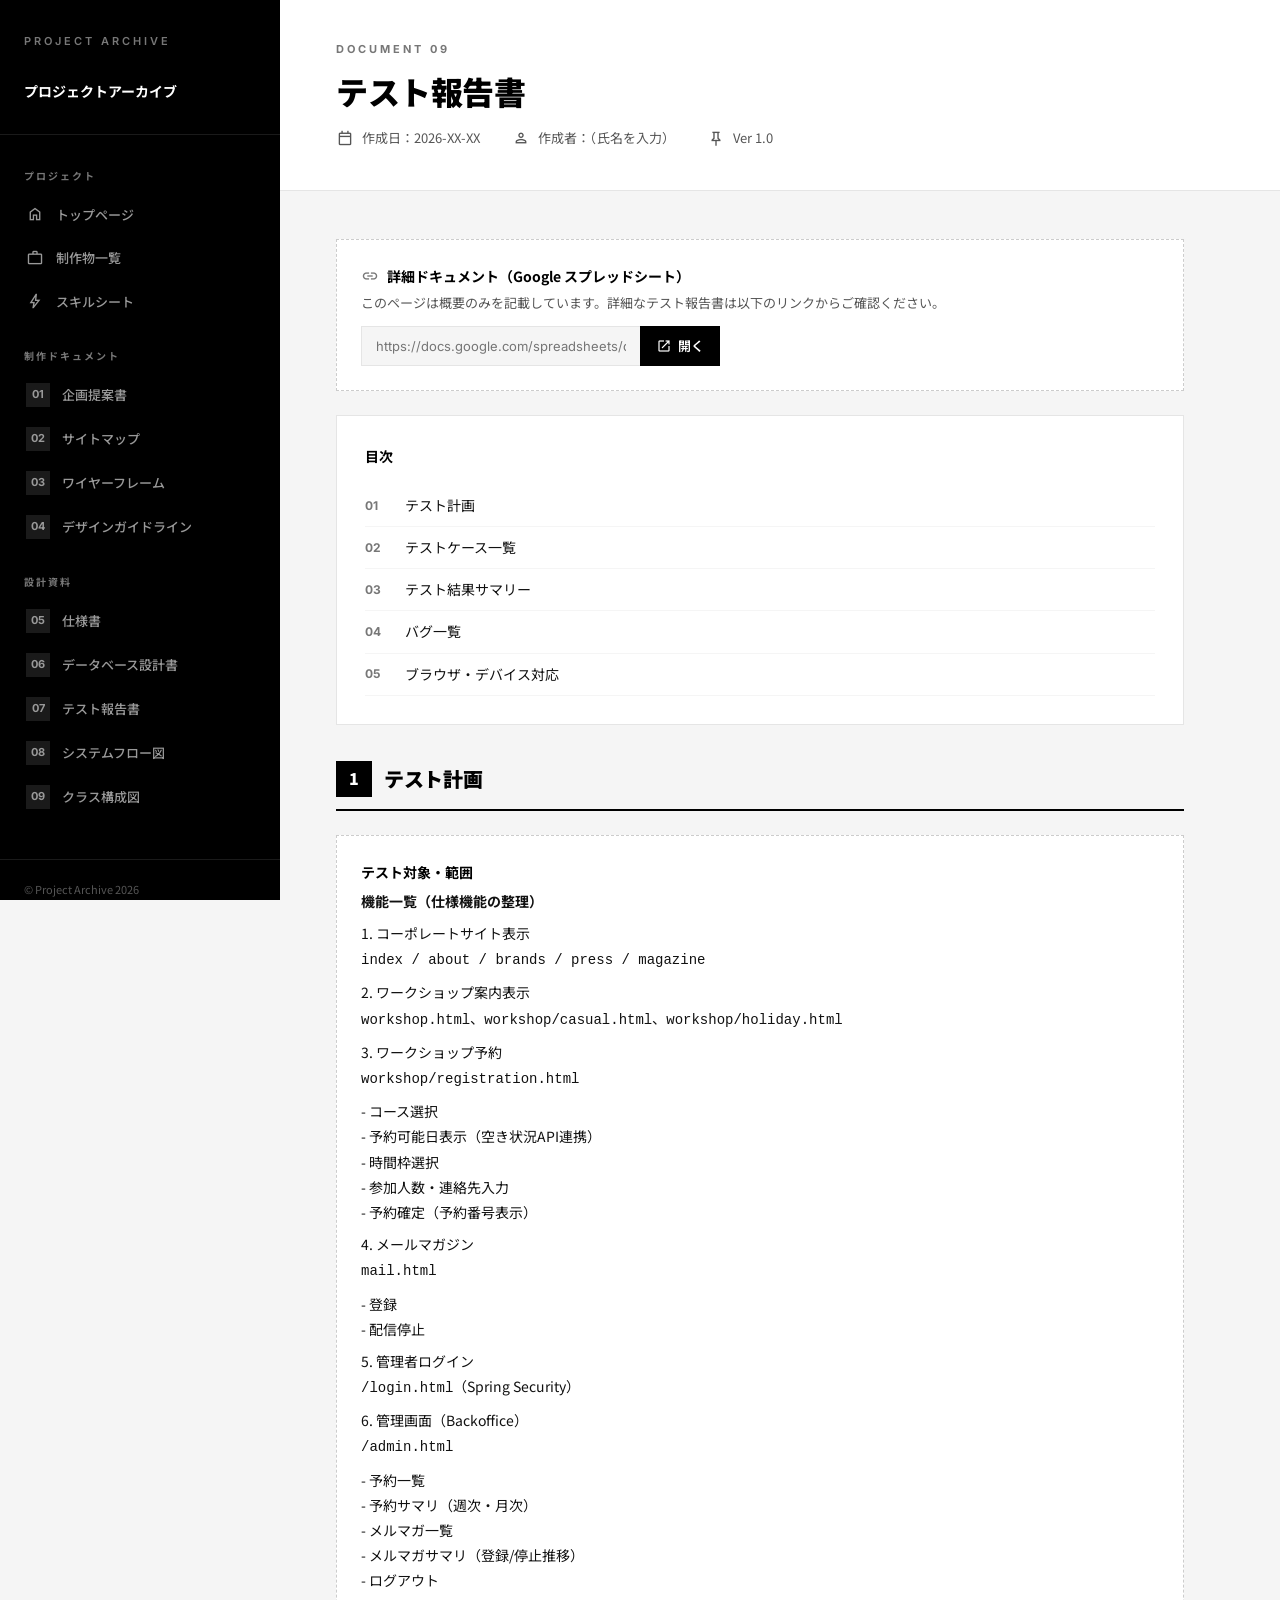
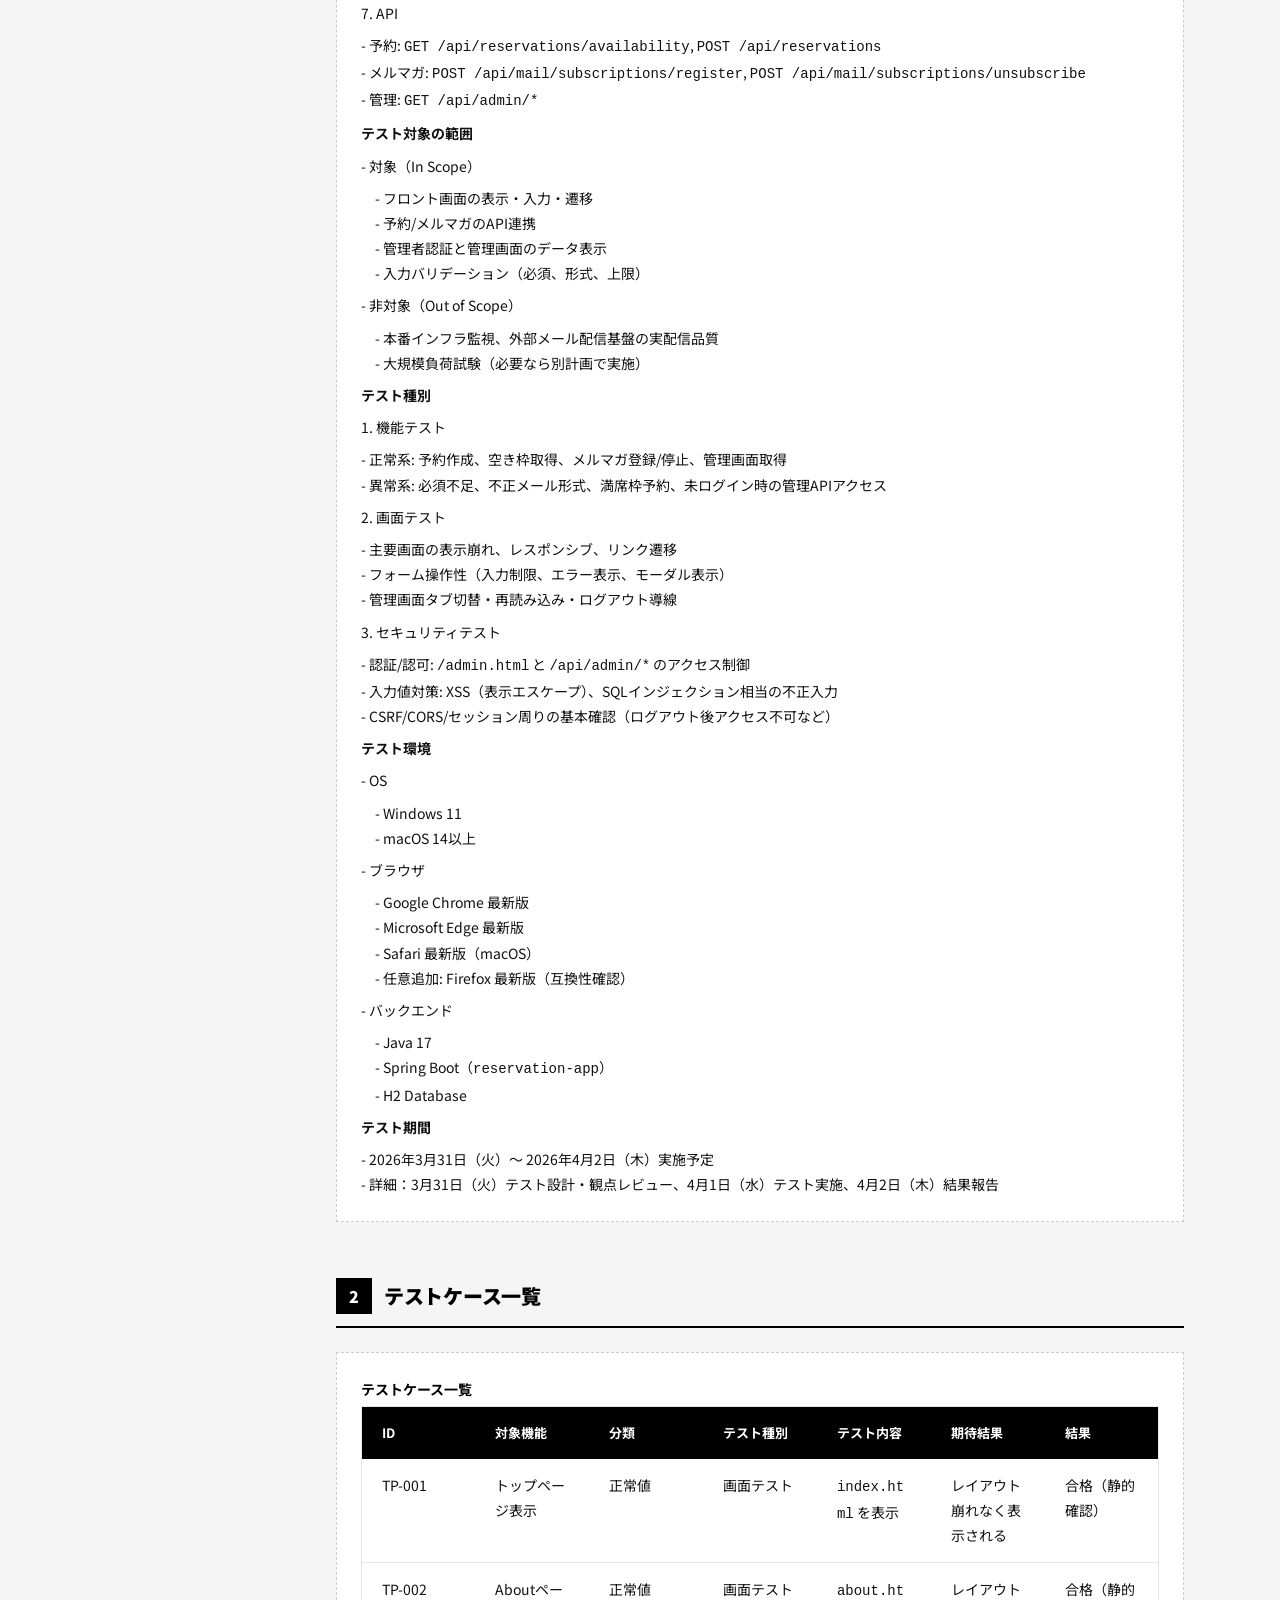
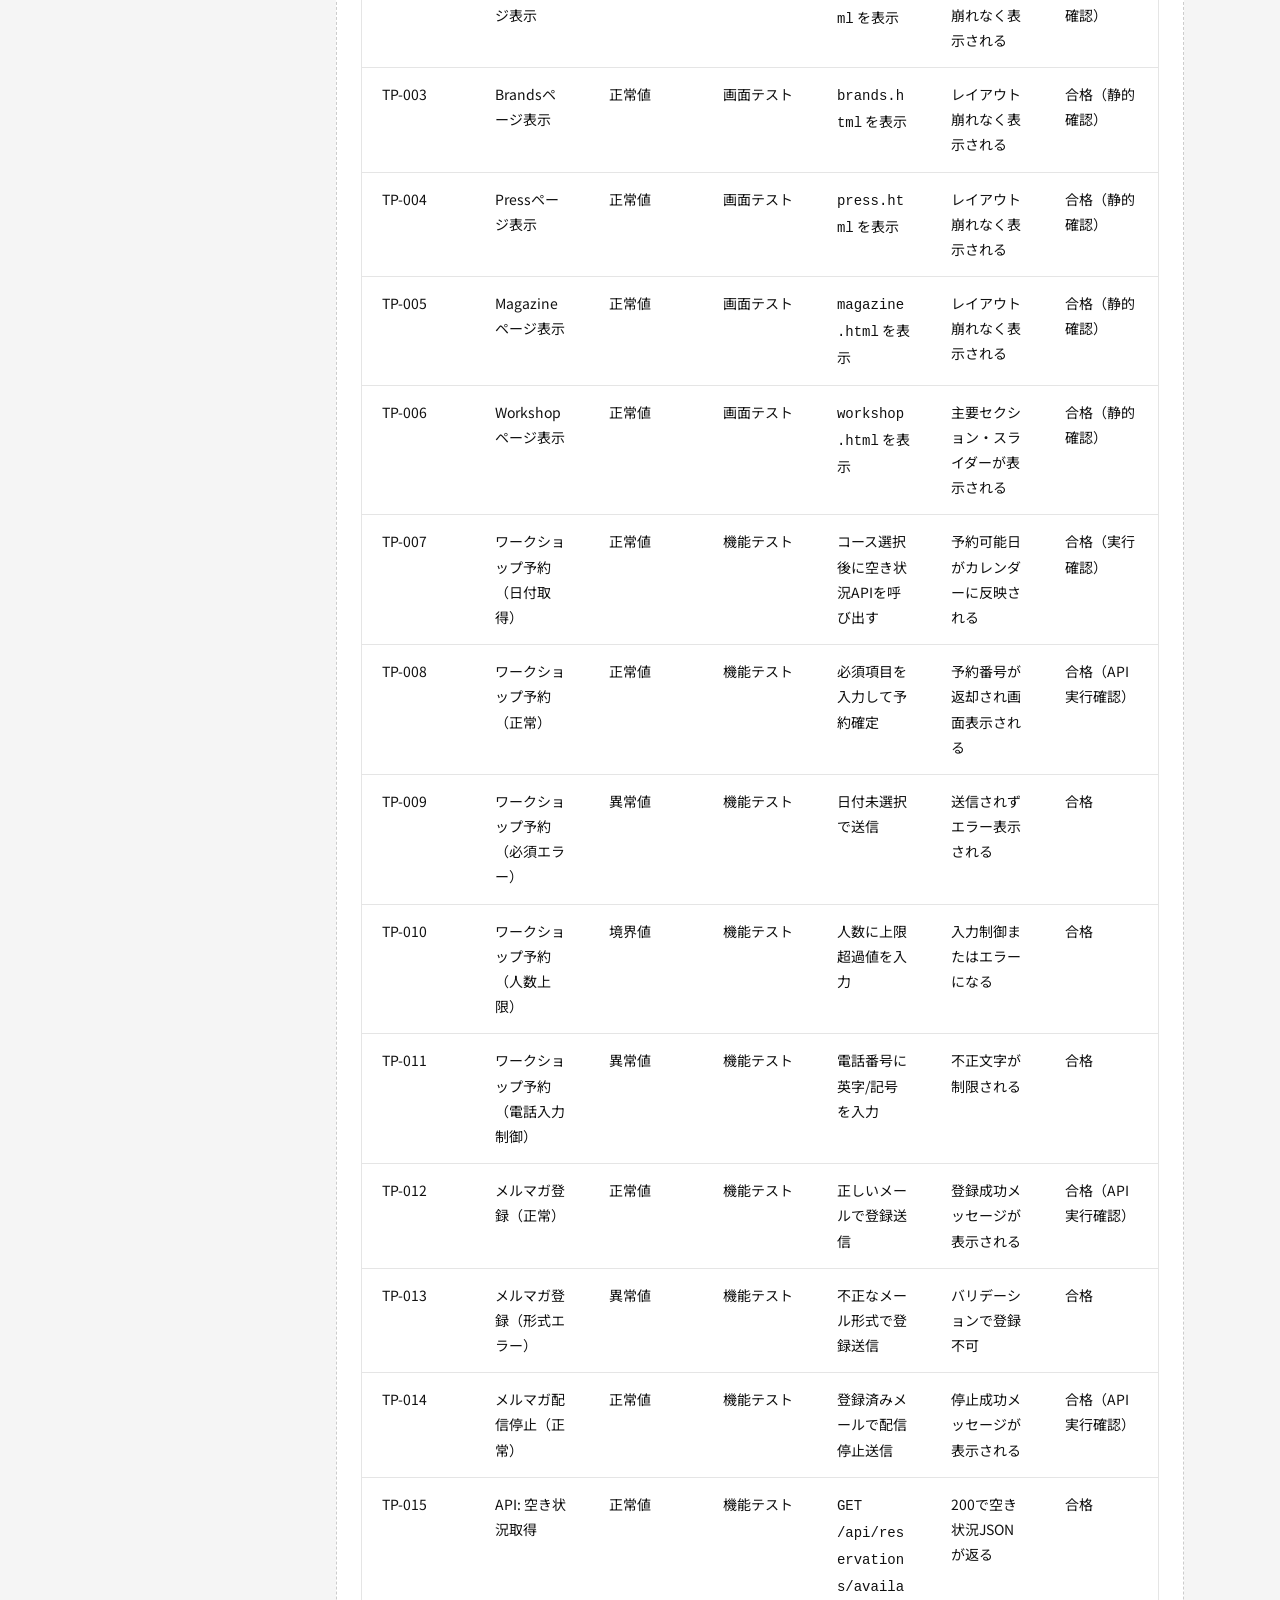
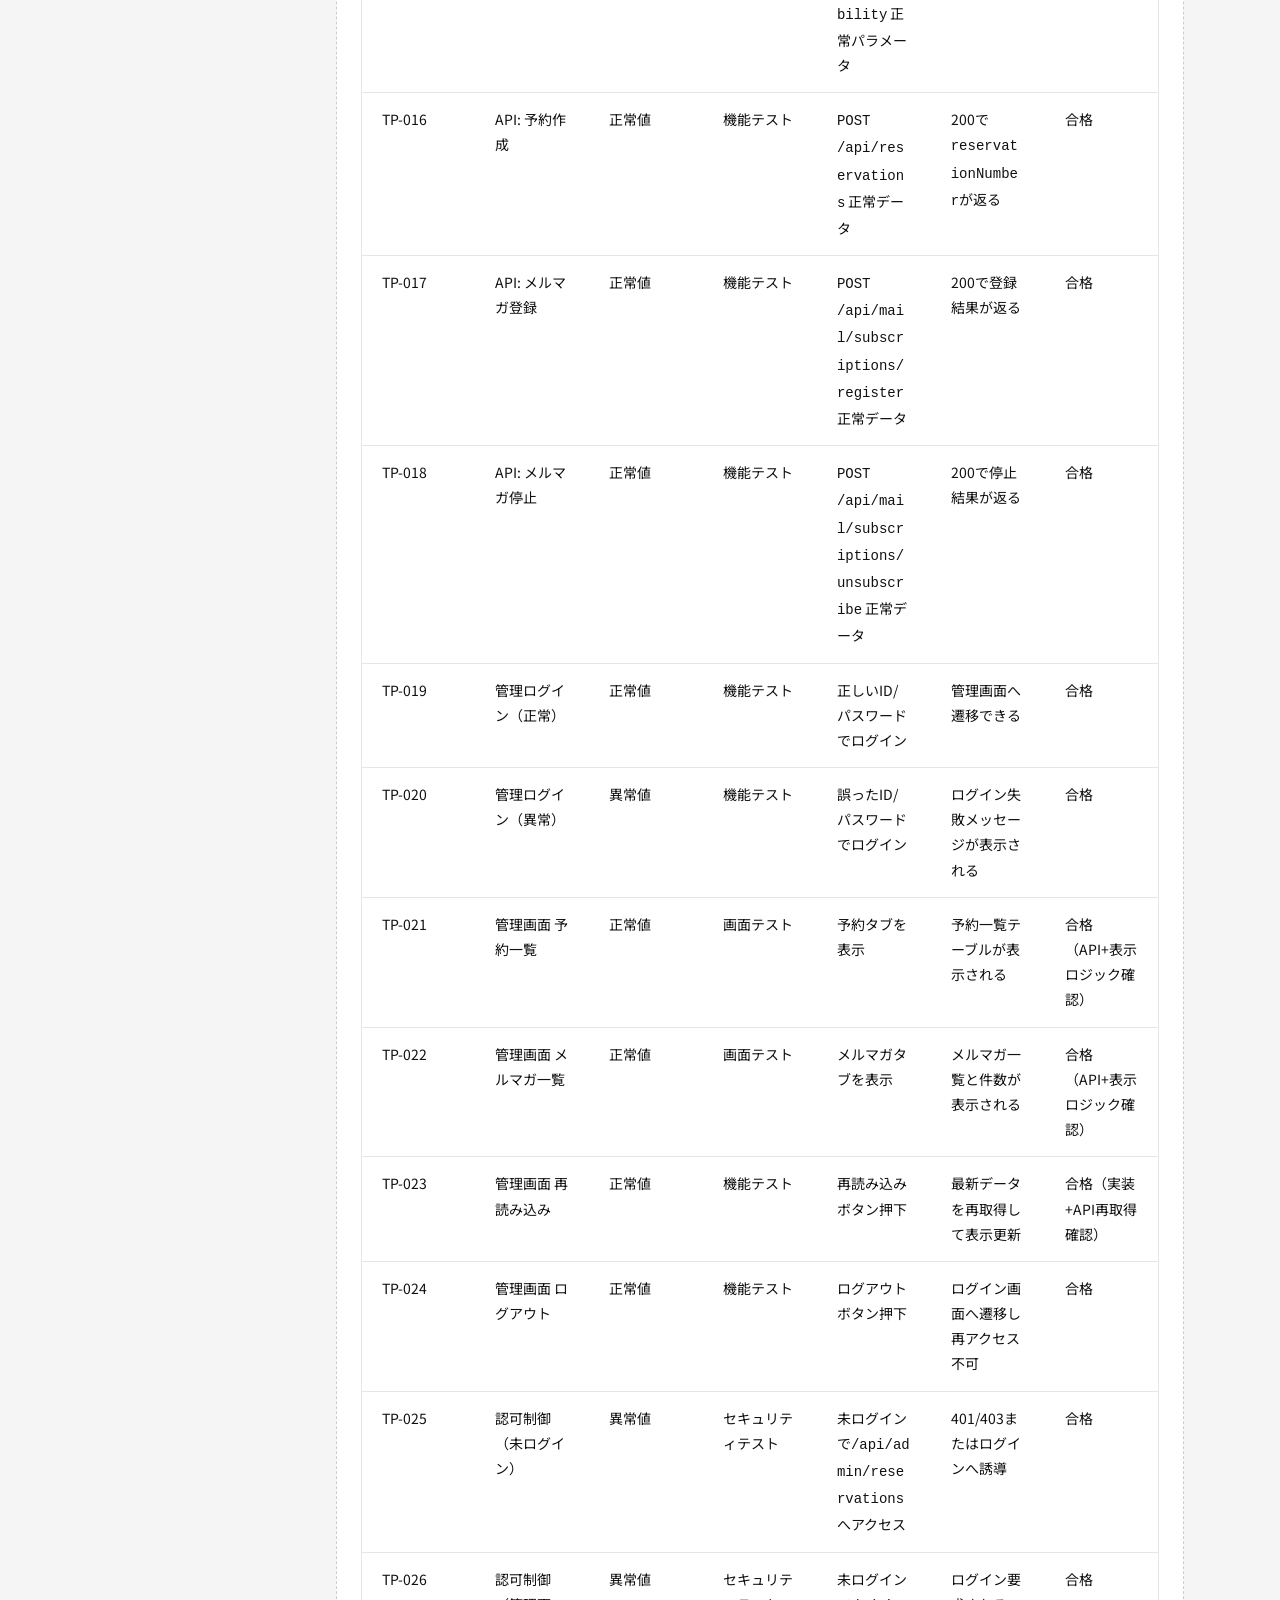
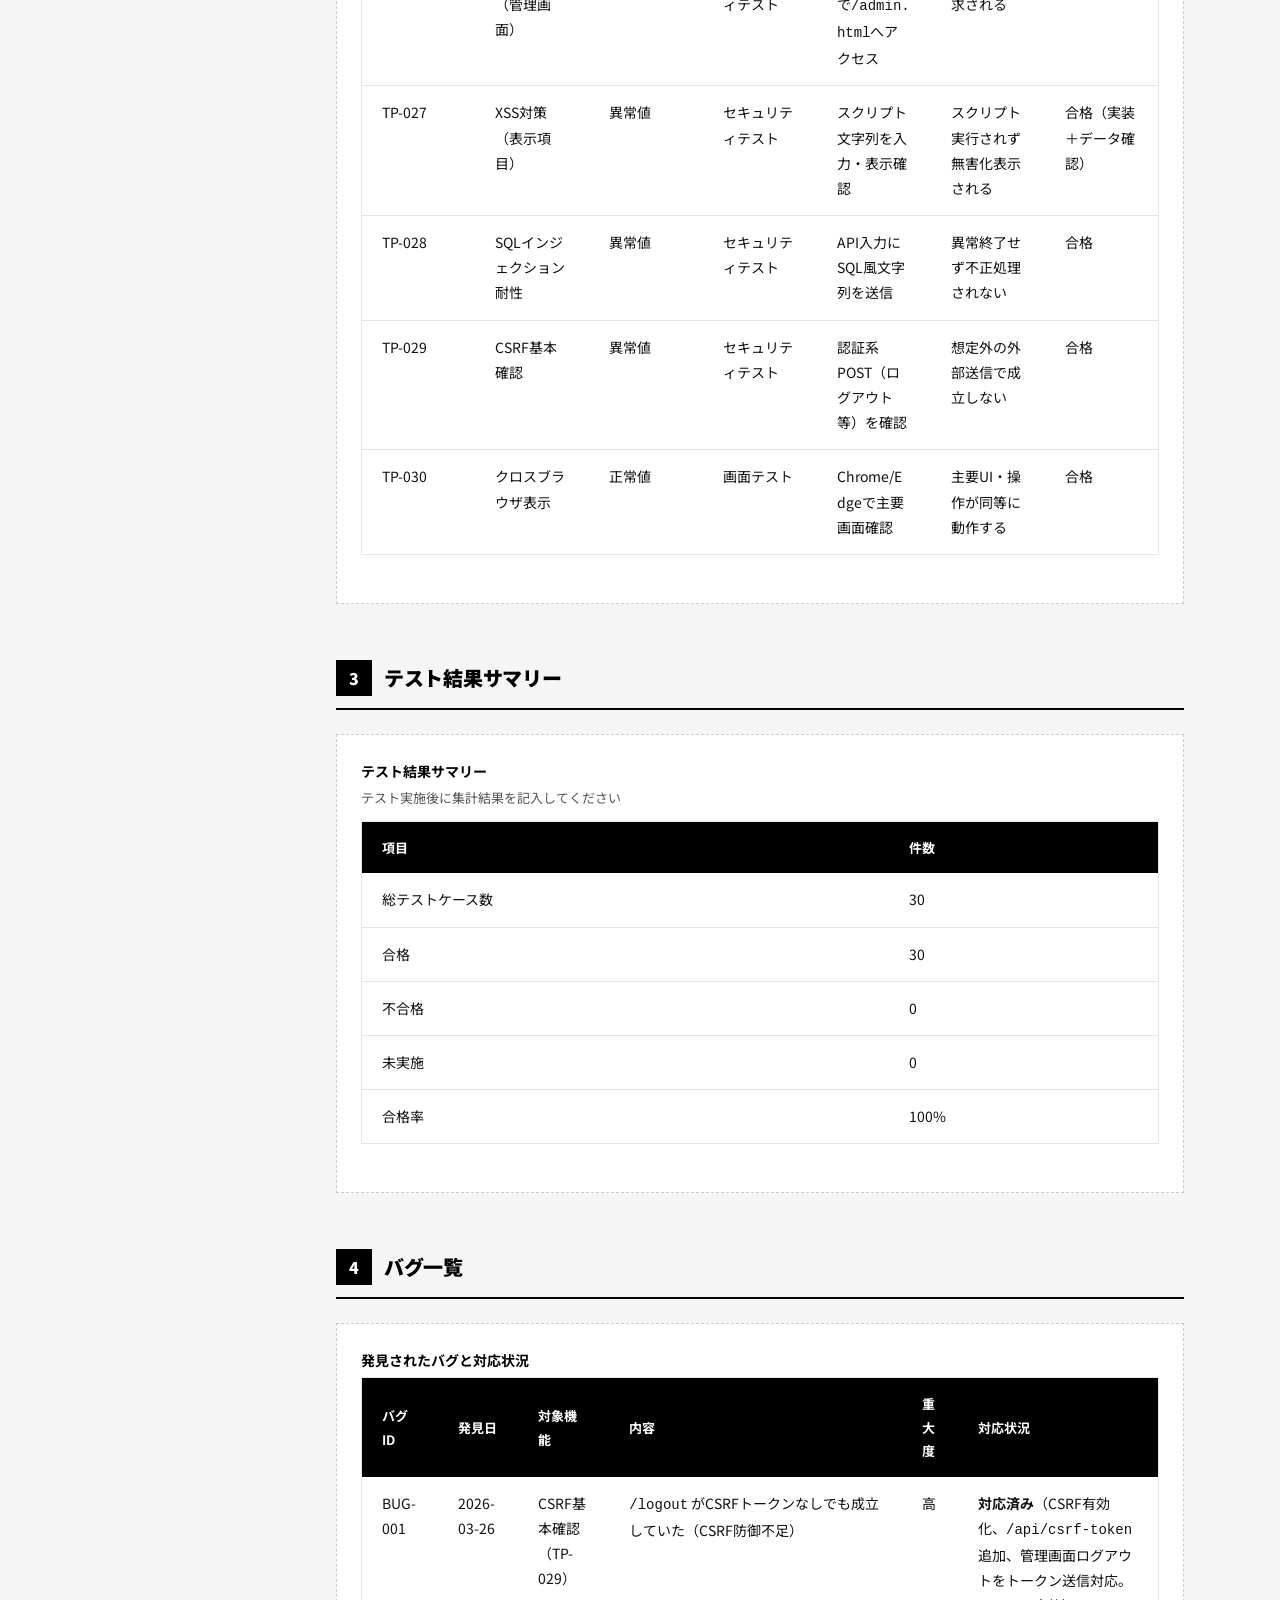
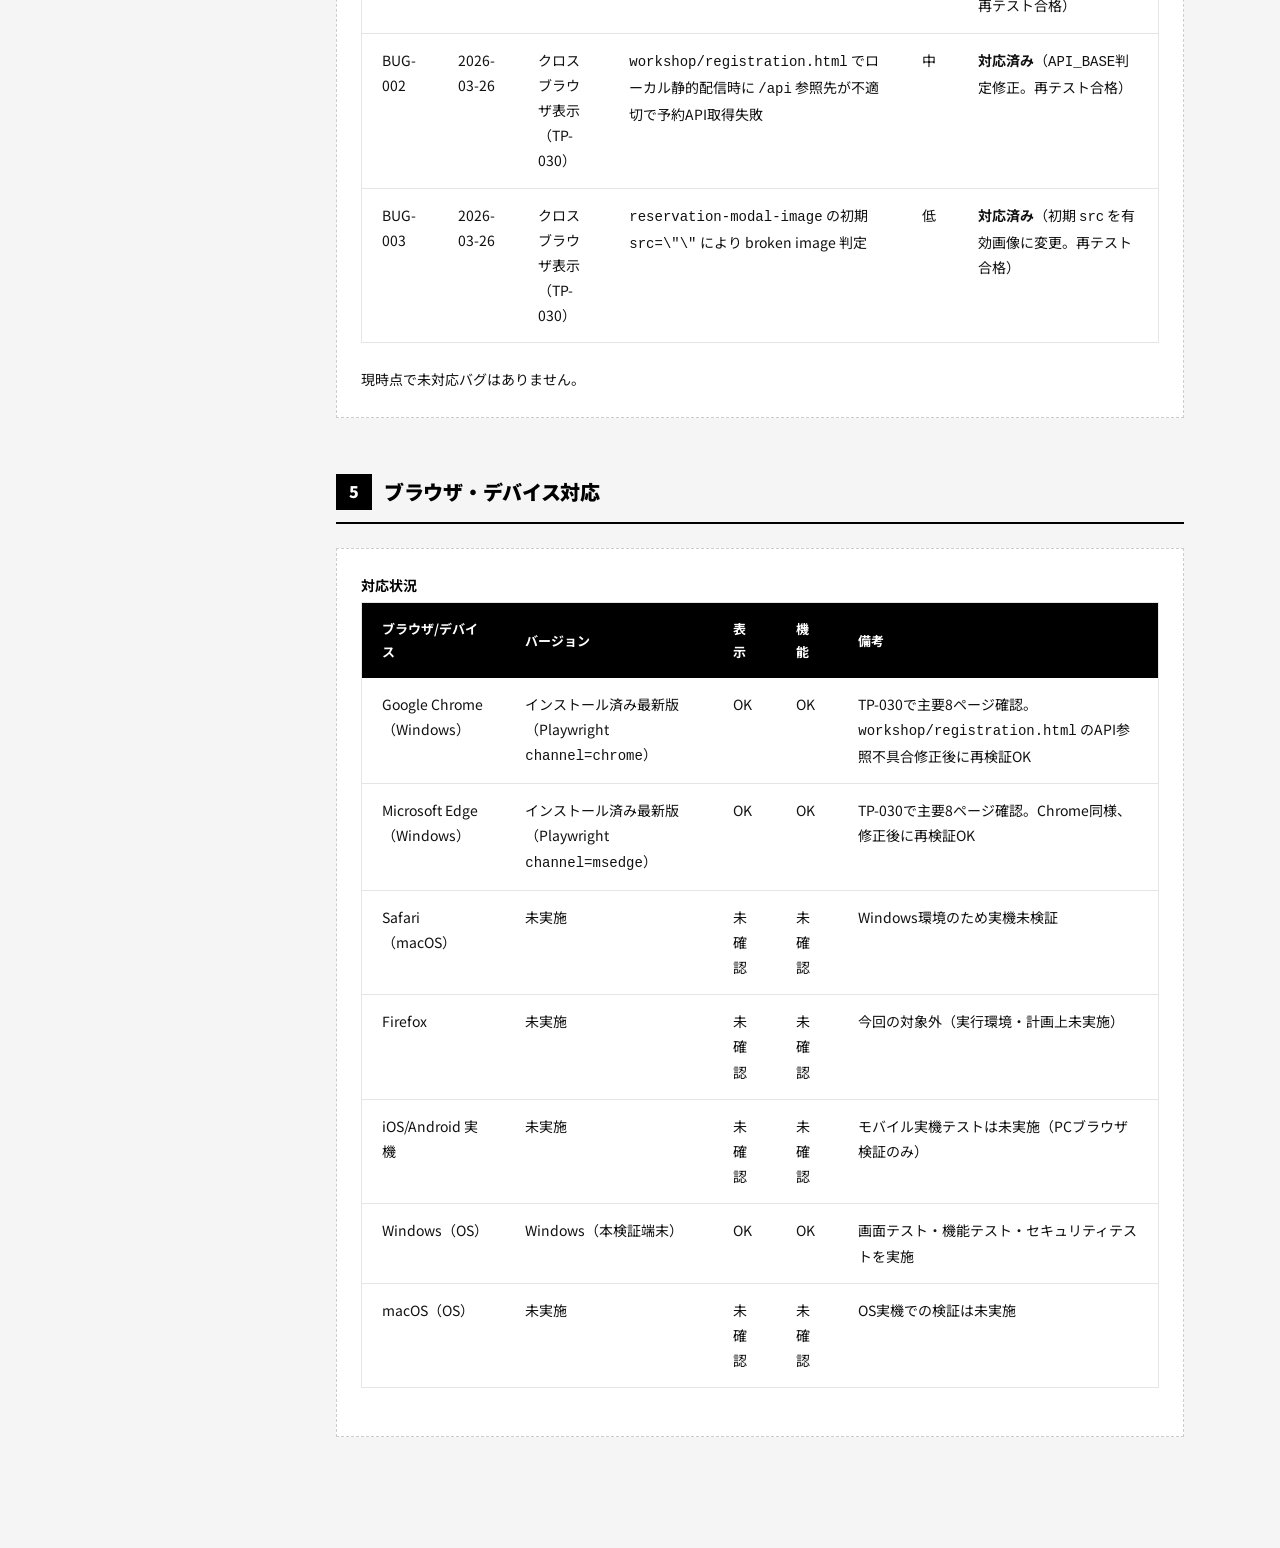
<file: docs/06-test-report.html>
﻿<!DOCTYPE html>
<html lang="ja">

<head>
  <meta charset="UTF-8">
  <meta name="viewport" content="width=device-width, initial-scale=1.0">
  <title>テスト報告書 - プロジェクトアーカイブ</title>
  <link rel="stylesheet"
    href="https://fonts.googleapis.com/css2?family=Material+Symbols+Outlined:opsz,wght,FILL,GRAD@20..48,100..700,0..1,-50..200">
  <link rel="stylesheet" href="../css/style.css">
  <style>
    .tc-table {
      table-layout: fixed;
    }

    .tc-table th,
    .tc-table td {
      overflow-wrap: anywhere;
      word-break: break-word;
    }
  </style>
</head>

<body>
  <button class="hamburger" aria-label="メニュー">
    <span></span><span></span><span></span>
  </button>

  <div class="page-wrapper">
    <aside class="sidebar" data-nav-level="docs"></aside>

    <main class="main-content">
      <header class="doc-header">
        <div class="doc-category">DOCUMENT 09</div>
        <h1 class="doc-title">テスト報告書</h1>
        <div class="doc-meta">
          <span><span class="material-symbols-outlined icon-sm">calendar_today</span> 作成日：2026-XX-XX</span>
          <span><span class="material-symbols-outlined icon-sm">person</span> 作成者：（氏名を入力）</span>
          <span><span class="material-symbols-outlined icon-sm">push_pin</span> Ver 1.0</span>
        </div>
      </header>

      <div class="doc-body">

        <div class="external-link-box">
          <div class="external-link-box-title">
            <span class="material-symbols-outlined">link</span>
            詳細ドキュメント（Google スプレッドシート）
          </div>
          <div class="external-link-box-desc">
            このページは概要のみを記載しています。詳細なテスト報告書は以下のリンクからご確認ください。
          </div>
          <div class="external-link-input">
            <input type="text" placeholder="https://docs.google.com/spreadsheets/d/xxxxx" id="external-link-09">
            <a href="#" class="link-btn"
              onclick="window.open(document.getElementById('external-link-09').value || 'https://docs.google.com', '_blank'); return false;">
              <span class="material-symbols-outlined">open_in_new</span>
              開く
            </a>
          </div>
        </div>

        <div class="toc">
          <div class="toc-title">目次</div>
          <ol class="toc-list">
            <li><a href="#sec1">テスト計画</a></li>
            <li><a href="#sec2">テストケース一覧</a></li>
            <li><a href="#sec3">テスト結果サマリー</a></li>
            <li><a href="#sec4">バグ一覧</a></li>
            <li><a href="#sec5">ブラウザ・デバイス対応</a></li>
          </ol>
        </div>

        <section class="section" id="sec1">
          <h2 class="section-title"><span class="section-icon">1</span> テスト計画</h2>

          <div class="fill-block">
            <div class="fill-label">テスト対象・範囲</div>
            <p><strong>機能一覧（仕様機能の整理）</strong></p>
            <p>1. コーポレートサイト表示<br><code>index / about / brands / press / magazine</code></p>
            <p>2.
              ワークショップ案内表示<br><code>workshop.html</code>、<code>workshop/casual.html</code>、<code>workshop/holiday.html</code>
            </p>
            <p>3. ワークショップ予約<br><code>workshop/registration.html</code></p>
            <p>- コース選択<br>- 予約可能日表示（空き状況API連携）<br>- 時間枠選択<br>- 参加人数・連絡先入力<br>- 予約確定（予約番号表示）</p>
            <p>4. メールマガジン<br><code>mail.html</code></p>
            <p>- 登録<br>- 配信停止</p>
            <p>5. 管理者ログイン<br><code>/login.html</code>（Spring Security）</p>
            <p>6. 管理画面（Backoffice）<br><code>/admin.html</code></p>
            <p>- 予約一覧<br>- 予約サマリ（週次・月次）<br>- メルマガ一覧<br>- メルマガサマリ（登録/停止推移）<br>- ログアウト</p>
            <p>7. API</p>
            <p>- 予約: <code>GET /api/reservations/availability</code>, <code>POST /api/reservations</code><br>- メルマガ:
              <code>POST /api/mail/subscriptions/register</code>,
              <code>POST /api/mail/subscriptions/unsubscribe</code><br>- 管理: <code>GET /api/admin/*</code>
            </p>

            <p><strong>テスト対象の範囲</strong></p>
            <p>- 対象（In Scope）</p>
            <p>　- フロント画面の表示・入力・遷移<br>　- 予約/メルマガのAPI連携<br>　- 管理者認証と管理画面のデータ表示<br>　- 入力バリデーション（必須、形式、上限）</p>
            <p>- 非対象（Out of Scope）</p>
            <p>　- 本番インフラ監視、外部メール配信基盤の実配信品質<br>　- 大規模負荷試験（必要なら別計画で実施）</p>

            <p><strong>テスト種別</strong></p>
            <p>1. 機能テスト</p>
            <p>- 正常系: 予約作成、空き枠取得、メルマガ登録/停止、管理画面取得<br>- 異常系: 必須不足、不正メール形式、満席枠予約、未ログイン時の管理APIアクセス</p>
            <p>2. 画面テスト</p>
            <p>- 主要画面の表示崩れ、レスポンシブ、リンク遷移<br>- フォーム操作性（入力制限、エラー表示、モーダル表示）<br>- 管理画面タブ切替・再読み込み・ログアウト導線</p>
            <p>3. セキュリティテスト</p>
            <p>- 認証/認可: <code>/admin.html</code> と <code>/api/admin/*</code> のアクセス制御<br>- 入力値対策:
              XSS（表示エスケープ）、SQLインジェクション相当の不正入力<br>- CSRF/CORS/セッション周りの基本確認（ログアウト後アクセス不可など）</p>

            <p><strong>テスト環境</strong></p>
            <p>- OS</p>
            <p>　- Windows 11<br>　- macOS 14以上</p>
            <p>- ブラウザ</p>
            <p>　- Google Chrome 最新版<br>　- Microsoft Edge 最新版<br>　- Safari 最新版（macOS）<br>　- 任意追加: Firefox 最新版（互換性確認）</p>
            <p>- バックエンド</p>
            <p>　- Java 17<br>　- Spring Boot（<code>reservation-app</code>）<br>　- H2 Database</p>

            <p><strong>テスト期間</strong></p>
            <p>- 2026年3月31日（火）〜 2026年4月2日（木）実施予定<br>
              - 詳細：3月31日（火）テスト設計・観点レビュー、4月1日（水）テスト実施、4月2日（木）結果報告</p>
          </div>

        </section>

        <section class="section" id="sec2">
          <h2 class="section-title"><span class="section-icon">2</span> テストケース一覧</h2>

          <div class="fill-block">
            <div class="fill-label">テストケース一覧</div>
            <table class="doc-table tc-table">
              <thead>
                <tr>
                  <th>ID</th>
                  <th>対象機能</th>
                  <th>分類</th>
                  <th>テスト種別</th>
                  <th>テスト内容</th>
                  <th>期待結果</th>
                  <th>結果</th>
                </tr>
              </thead>
              <tbody>
                <tr>
                  <td>TP-001</td>
                  <td>トップページ表示</td>
                  <td>正常値</td>
                  <td>画面テスト</td>
                  <td><code>index.html</code> を表示</td>
                  <td>レイアウト崩れなく表示される</td>
                  <td>合格（静的確認）</td>
                </tr>
                <tr>
                  <td>TP-002</td>
                  <td>Aboutページ表示</td>
                  <td>正常値</td>
                  <td>画面テスト</td>
                  <td><code>about.html</code> を表示</td>
                  <td>レイアウト崩れなく表示される</td>
                  <td>合格（静的確認）</td>
                </tr>
                <tr>
                  <td>TP-003</td>
                  <td>Brandsページ表示</td>
                  <td>正常値</td>
                  <td>画面テスト</td>
                  <td><code>brands.html</code> を表示</td>
                  <td>レイアウト崩れなく表示される</td>
                  <td>合格（静的確認）</td>
                </tr>
                <tr>
                  <td>TP-004</td>
                  <td>Pressページ表示</td>
                  <td>正常値</td>
                  <td>画面テスト</td>
                  <td><code>press.html</code> を表示</td>
                  <td>レイアウト崩れなく表示される</td>
                  <td>合格（静的確認）</td>
                </tr>
                <tr>
                  <td>TP-005</td>
                  <td>Magazineページ表示</td>
                  <td>正常値</td>
                  <td>画面テスト</td>
                  <td><code>magazine.html</code> を表示</td>
                  <td>レイアウト崩れなく表示される</td>
                  <td>合格（静的確認）</td>
                </tr>
                <tr>
                  <td>TP-006</td>
                  <td>Workshopページ表示</td>
                  <td>正常値</td>
                  <td>画面テスト</td>
                  <td><code>workshop.html</code> を表示</td>
                  <td>主要セクション・スライダーが表示される</td>
                  <td>合格（静的確認）</td>
                </tr>
                <tr>
                  <td>TP-007</td>
                  <td>ワークショップ予約（日付取得）</td>
                  <td>正常値</td>
                  <td>機能テスト</td>
                  <td>コース選択後に空き状況APIを呼び出す</td>
                  <td>予約可能日がカレンダーに反映される</td>
                  <td>合格（実行確認）</td>
                </tr>
                <tr>
                  <td>TP-008</td>
                  <td>ワークショップ予約（正常）</td>
                  <td>正常値</td>
                  <td>機能テスト</td>
                  <td>必須項目を入力して予約確定</td>
                  <td>予約番号が返却され画面表示される</td>
                  <td>合格（API実行確認）</td>
                </tr>
                <tr>
                  <td>TP-009</td>
                  <td>ワークショップ予約（必須エラー）</td>
                  <td>異常値</td>
                  <td>機能テスト</td>
                  <td>日付未選択で送信</td>
                  <td>送信されずエラー表示される</td>
                  <td>合格</td>
                </tr>
                <tr>
                  <td>TP-010</td>
                  <td>ワークショップ予約（人数上限）</td>
                  <td>境界値</td>
                  <td>機能テスト</td>
                  <td>人数に上限超過値を入力</td>
                  <td>入力制御またはエラーになる</td>
                  <td>合格</td>
                </tr>
                <tr>
                  <td>TP-011</td>
                  <td>ワークショップ予約（電話入力制御）</td>
                  <td>異常値</td>
                  <td>機能テスト</td>
                  <td>電話番号に英字/記号を入力</td>
                  <td>不正文字が制限される</td>
                  <td>合格</td>
                </tr>
                <tr>
                  <td>TP-012</td>
                  <td>メルマガ登録（正常）</td>
                  <td>正常値</td>
                  <td>機能テスト</td>
                  <td>正しいメールで登録送信</td>
                  <td>登録成功メッセージが表示される</td>
                  <td>合格（API実行確認）</td>
                </tr>
                <tr>
                  <td>TP-013</td>
                  <td>メルマガ登録（形式エラー）</td>
                  <td>異常値</td>
                  <td>機能テスト</td>
                  <td>不正なメール形式で登録送信</td>
                  <td>バリデーションで登録不可</td>
                  <td>合格</td>
                </tr>
                <tr>
                  <td>TP-014</td>
                  <td>メルマガ配信停止（正常）</td>
                  <td>正常値</td>
                  <td>機能テスト</td>
                  <td>登録済みメールで配信停止送信</td>
                  <td>停止成功メッセージが表示される</td>
                  <td>合格（API実行確認）</td>
                </tr>
                <tr>
                  <td>TP-015</td>
                  <td>API: 空き状況取得</td>
                  <td>正常値</td>
                  <td>機能テスト</td>
                  <td><code>GET /api/reservations/availability</code> 正常パラメータ</td>
                  <td>200で空き状況JSONが返る</td>
                  <td>合格</td>
                </tr>
                <tr>
                  <td>TP-016</td>
                  <td>API: 予約作成</td>
                  <td>正常値</td>
                  <td>機能テスト</td>
                  <td><code>POST /api/reservations</code> 正常データ</td>
                  <td>200で<code>reservationNumber</code>が返る</td>
                  <td>合格</td>
                </tr>
                <tr>
                  <td>TP-017</td>
                  <td>API: メルマガ登録</td>
                  <td>正常値</td>
                  <td>機能テスト</td>
                  <td><code>POST /api/mail/subscriptions/register</code> 正常データ</td>
                  <td>200で登録結果が返る</td>
                  <td>合格</td>
                </tr>
                <tr>
                  <td>TP-018</td>
                  <td>API: メルマガ停止</td>
                  <td>正常値</td>
                  <td>機能テスト</td>
                  <td><code>POST /api/mail/subscriptions/unsubscribe</code> 正常データ</td>
                  <td>200で停止結果が返る</td>
                  <td>合格</td>
                </tr>
                <tr>
                  <td>TP-019</td>
                  <td>管理ログイン（正常）</td>
                  <td>正常値</td>
                  <td>機能テスト</td>
                  <td>正しいID/パスワードでログイン</td>
                  <td>管理画面へ遷移できる</td>
                  <td>合格</td>
                </tr>
                <tr>
                  <td>TP-020</td>
                  <td>管理ログイン（異常）</td>
                  <td>異常値</td>
                  <td>機能テスト</td>
                  <td>誤ったID/パスワードでログイン</td>
                  <td>ログイン失敗メッセージが表示される</td>
                  <td>合格</td>
                </tr>
                <tr>
                  <td>TP-021</td>
                  <td>管理画面 予約一覧</td>
                  <td>正常値</td>
                  <td>画面テスト</td>
                  <td>予約タブを表示</td>
                  <td>予約一覧テーブルが表示される</td>
                  <td>合格（API+表示ロジック確認）</td>
                </tr>
                <tr>
                  <td>TP-022</td>
                  <td>管理画面 メルマガ一覧</td>
                  <td>正常値</td>
                  <td>画面テスト</td>
                  <td>メルマガタブを表示</td>
                  <td>メルマガ一覧と件数が表示される</td>
                  <td>合格（API+表示ロジック確認）</td>
                </tr>
                <tr>
                  <td>TP-023</td>
                  <td>管理画面 再読み込み</td>
                  <td>正常値</td>
                  <td>機能テスト</td>
                  <td>再読み込みボタン押下</td>
                  <td>最新データを再取得して表示更新</td>
                  <td>合格（実装+API再取得確認）</td>
                </tr>
                <tr>
                  <td>TP-024</td>
                  <td>管理画面 ログアウト</td>
                  <td>正常値</td>
                  <td>機能テスト</td>
                  <td>ログアウトボタン押下</td>
                  <td>ログイン画面へ遷移し再アクセス不可</td>
                  <td>合格</td>
                </tr>
                <tr>
                  <td>TP-025</td>
                  <td>認可制御（未ログイン）</td>
                  <td>異常値</td>
                  <td>セキュリティテスト</td>
                  <td>未ログインで<code>/api/admin/reservations</code>へアクセス</td>
                  <td>401/403またはログインへ誘導</td>
                  <td>合格</td>
                </tr>
                <tr>
                  <td>TP-026</td>
                  <td>認可制御（管理画面）</td>
                  <td>異常値</td>
                  <td>セキュリティテスト</td>
                  <td>未ログインで<code>/admin.html</code>へアクセス</td>
                  <td>ログイン要求される</td>
                  <td>合格</td>
                </tr>
                <tr>
                  <td>TP-027</td>
                  <td>XSS対策（表示項目）</td>
                  <td>異常値</td>
                  <td>セキュリティテスト</td>
                  <td>スクリプト文字列を入力・表示確認</td>
                  <td>スクリプト実行されず無害化表示される</td>
                  <td>合格（実装＋データ確認）</td>
                </tr>
                <tr>
                  <td>TP-028</td>
                  <td>SQLインジェクション耐性</td>
                  <td>異常値</td>
                  <td>セキュリティテスト</td>
                  <td>API入力にSQL風文字列を送信</td>
                  <td>異常終了せず不正処理されない</td>
                  <td>合格</td>
                </tr>
                <tr>
                  <td>TP-029</td>
                  <td>CSRF基本確認</td>
                  <td>異常値</td>
                  <td>セキュリティテスト</td>
                  <td>認証系POST（ログアウト等）を確認</td>
                  <td>想定外の外部送信で成立しない</td>
                  <td>合格</td>
                </tr>
                <tr>
                  <td>TP-030</td>
                  <td>クロスブラウザ表示</td>
                  <td>正常値</td>
                  <td>画面テスト</td>
                  <td>Chrome/Edgeで主要画面確認</td>
                  <td>主要UI・操作が同等に動作する</td>
                  <td>合格</td>
                </tr>
              </tbody>
            </table>

          </div>
        </section>

        <section class="section" id="sec3">
          <h2 class="section-title"><span class="section-icon">3</span> テスト結果サマリー</h2>

          <div class="fill-block">
            <div class="fill-label">テスト結果サマリー</div>
            <div class="fill-hint">テスト実施後に集計結果を記入してください</div>
            <table class="doc-table">
              <thead>
                <tr>
                  <th>項目</th>
                  <th>件数</th>
                </tr>
              </thead>
              <tbody>
                <tr>
                  <td>総テストケース数</td>
                  <td>30</td>
                </tr>
                <tr>
                  <td>合格</td>
                  <td>30</td>
                </tr>
                <tr>
                  <td>不合格</td>
                  <td>0</td>
                </tr>
                <tr>
                  <td>未実施</td>
                  <td>0</td>
                </tr>
                <tr>
                  <td>合格率</td>
                  <td>100%</td>
                </tr>
              </tbody>
            </table>

          </div>
        </section>

        <section class="section" id="sec4">
          <h2 class="section-title"><span class="section-icon">4</span> バグ一覧</h2>

          <div class="fill-block">
            <div class="fill-label">発見されたバグと対応状況</div>
            <table class="doc-table">
              <thead>
                <tr>
                  <th>バグID</th>
                  <th>発見日</th>
                  <th>対象機能</th>
                  <th>内容</th>
                  <th>重大度</th>
                  <th>対応状況</th>
                </tr>
              </thead>
              <tbody>
                <tr>
                  <td>BUG-001</td>
                  <td>2026-03-26</td>
                  <td>CSRF基本確認（TP-029）</td>
                  <td><code>/logout</code> がCSRFトークンなしでも成立していた（CSRF防御不足）</td>
                  <td>高</td>
                  <td><strong>対応済み</strong>（CSRF有効化、<code>/api/csrf-token</code>追加、管理画面ログアウトをトークン送信対応。再テスト合格）</td>
                </tr>
                <tr>
                  <td>BUG-002</td>
                  <td>2026-03-26</td>
                  <td>クロスブラウザ表示（TP-030）</td>
                  <td><code>workshop/registration.html</code> でローカル静的配信時に <code>/api</code> 参照先が不適切で予約API取得失敗</td>
                  <td>中</td>
                  <td><strong>対応済み</strong>（<code>API_BASE</code>判定修正。再テスト合格）</td>
                </tr>
                <tr>
                  <td>BUG-003</td>
                  <td>2026-03-26</td>
                  <td>クロスブラウザ表示（TP-030）</td>
                  <td><code>reservation-modal-image</code> の初期 <code>src=\"\"</code> により broken image 判定</td>
                  <td>低</td>
                  <td><strong>対応済み</strong>（初期 <code>src</code> を有効画像に変更。再テスト合格）</td>
                </tr>
              </tbody>
            </table>
            <p>現時点で未対応バグはありません。</p>

          </div>
        </section>

        <section class="section" id="sec5">
          <h2 class="section-title"><span class="section-icon">5</span> ブラウザ・デバイス対応</h2>

          <div class="fill-block">
            <div class="fill-label">対応状況</div>
            <table class="doc-table">
              <thead>
                <tr>
                  <th>ブラウザ/デバイス</th>
                  <th>バージョン</th>
                  <th>表示</th>
                  <th>機能</th>
                  <th>備考</th>
                </tr>
              </thead>
              <tbody>
                <tr>
                  <td>Google Chrome（Windows）</td>
                  <td>インストール済み最新版（Playwright <code>channel=chrome</code>）</td>
                  <td>OK</td>
                  <td>OK</td>
                  <td>TP-030で主要8ページ確認。<code>workshop/registration.html</code> のAPI参照不具合修正後に再検証OK</td>
                </tr>
                <tr>
                  <td>Microsoft Edge（Windows）</td>
                  <td>インストール済み最新版（Playwright <code>channel=msedge</code>）</td>
                  <td>OK</td>
                  <td>OK</td>
                  <td>TP-030で主要8ページ確認。Chrome同様、修正後に再検証OK</td>
                </tr>
                <tr>
                  <td>Safari（macOS）</td>
                  <td>未実施</td>
                  <td>未確認</td>
                  <td>未確認</td>
                  <td>Windows環境のため実機未検証</td>
                </tr>
                <tr>
                  <td>Firefox</td>
                  <td>未実施</td>
                  <td>未確認</td>
                  <td>未確認</td>
                  <td>今回の対象外（実行環境・計画上未実施）</td>
                </tr>
                <tr>
                  <td>iOS/Android 実機</td>
                  <td>未実施</td>
                  <td>未確認</td>
                  <td>未確認</td>
                  <td>モバイル実機テストは未実施（PCブラウザ検証のみ）</td>
                </tr>
                <tr>
                  <td>Windows（OS）</td>
                  <td>Windows（本検証端末）</td>
                  <td>OK</td>
                  <td>OK</td>
                  <td>画面テスト・機能テスト・セキュリティテストを実施</td>
                </tr>
                <tr>
                  <td>macOS（OS）</td>
                  <td>未実施</td>
                  <td>未確認</td>
                  <td>未確認</td>
                  <td>OS実機での検証は未実施</td>
                </tr>
              </tbody>
            </table>

          </div>
        </section>

      </div>
    </main>
  </div>

  <script src="../js/main.js"></script>
</body>

</html>
</file>
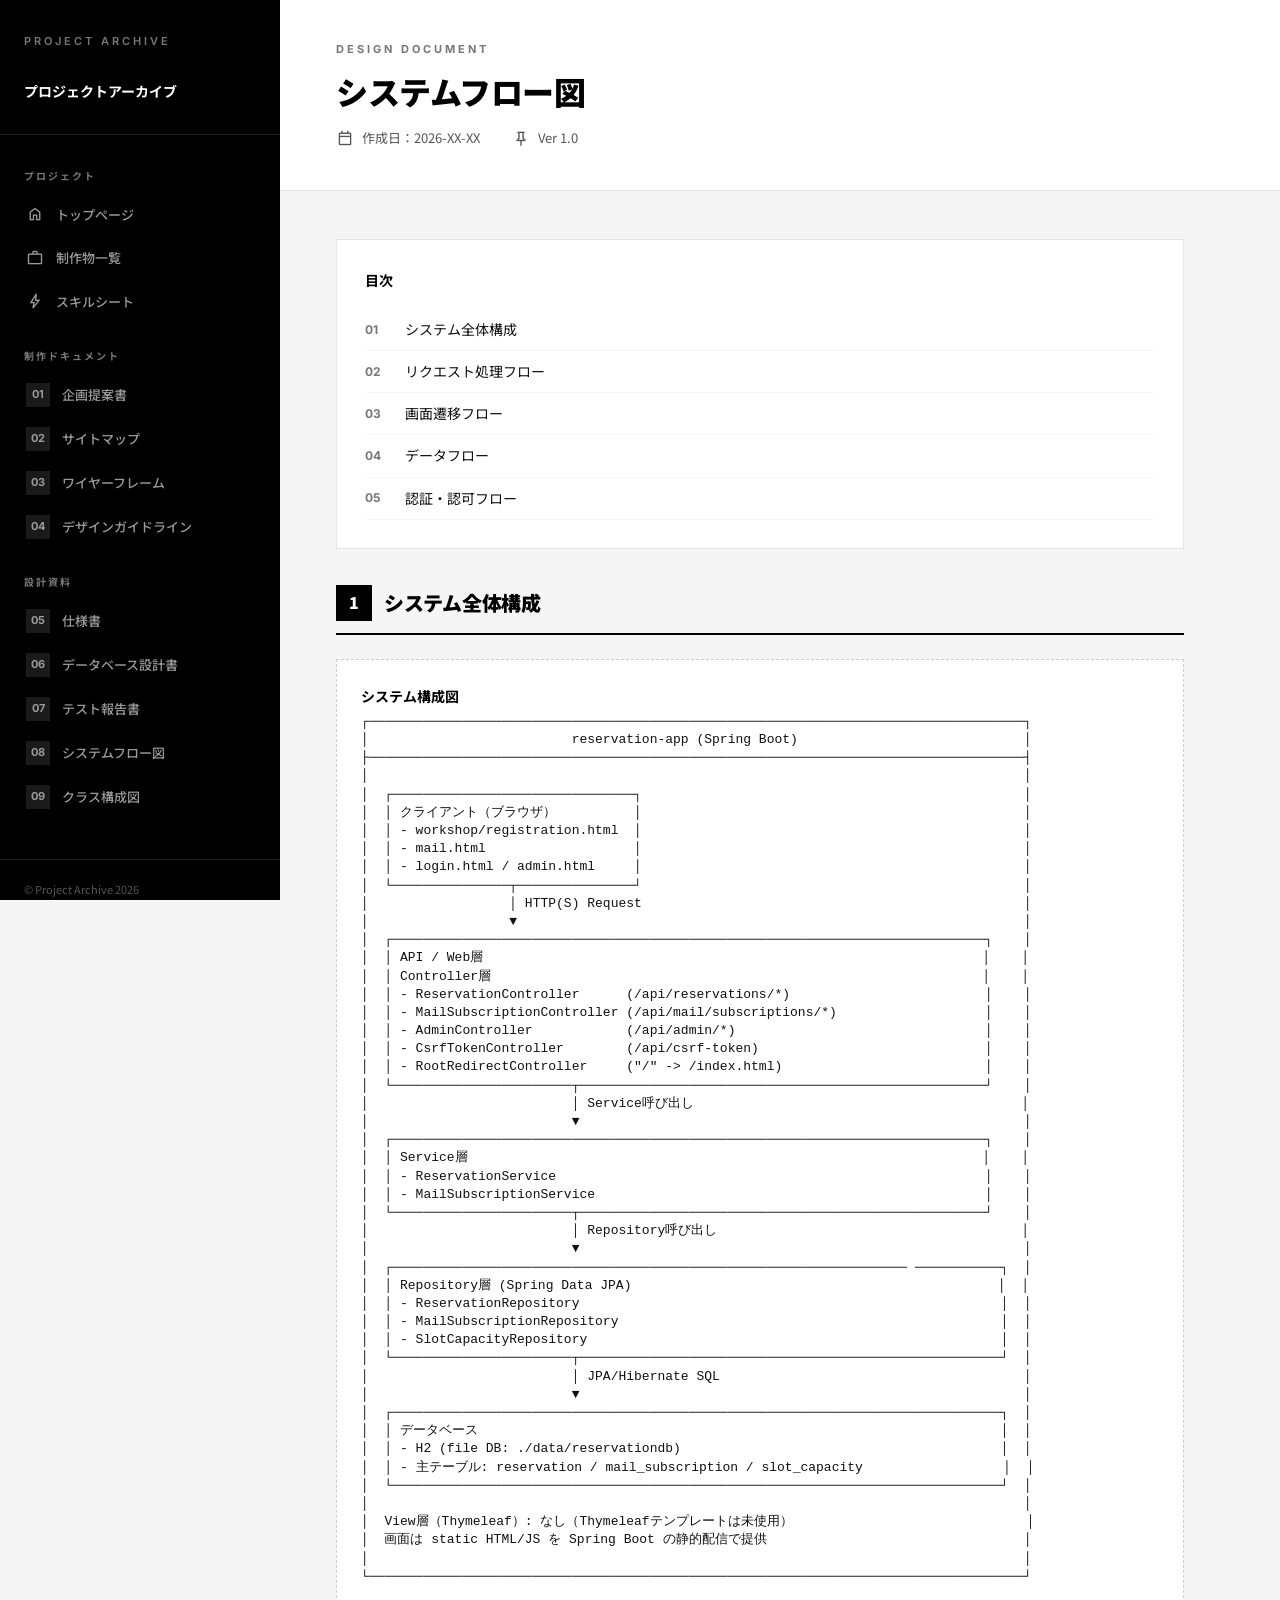
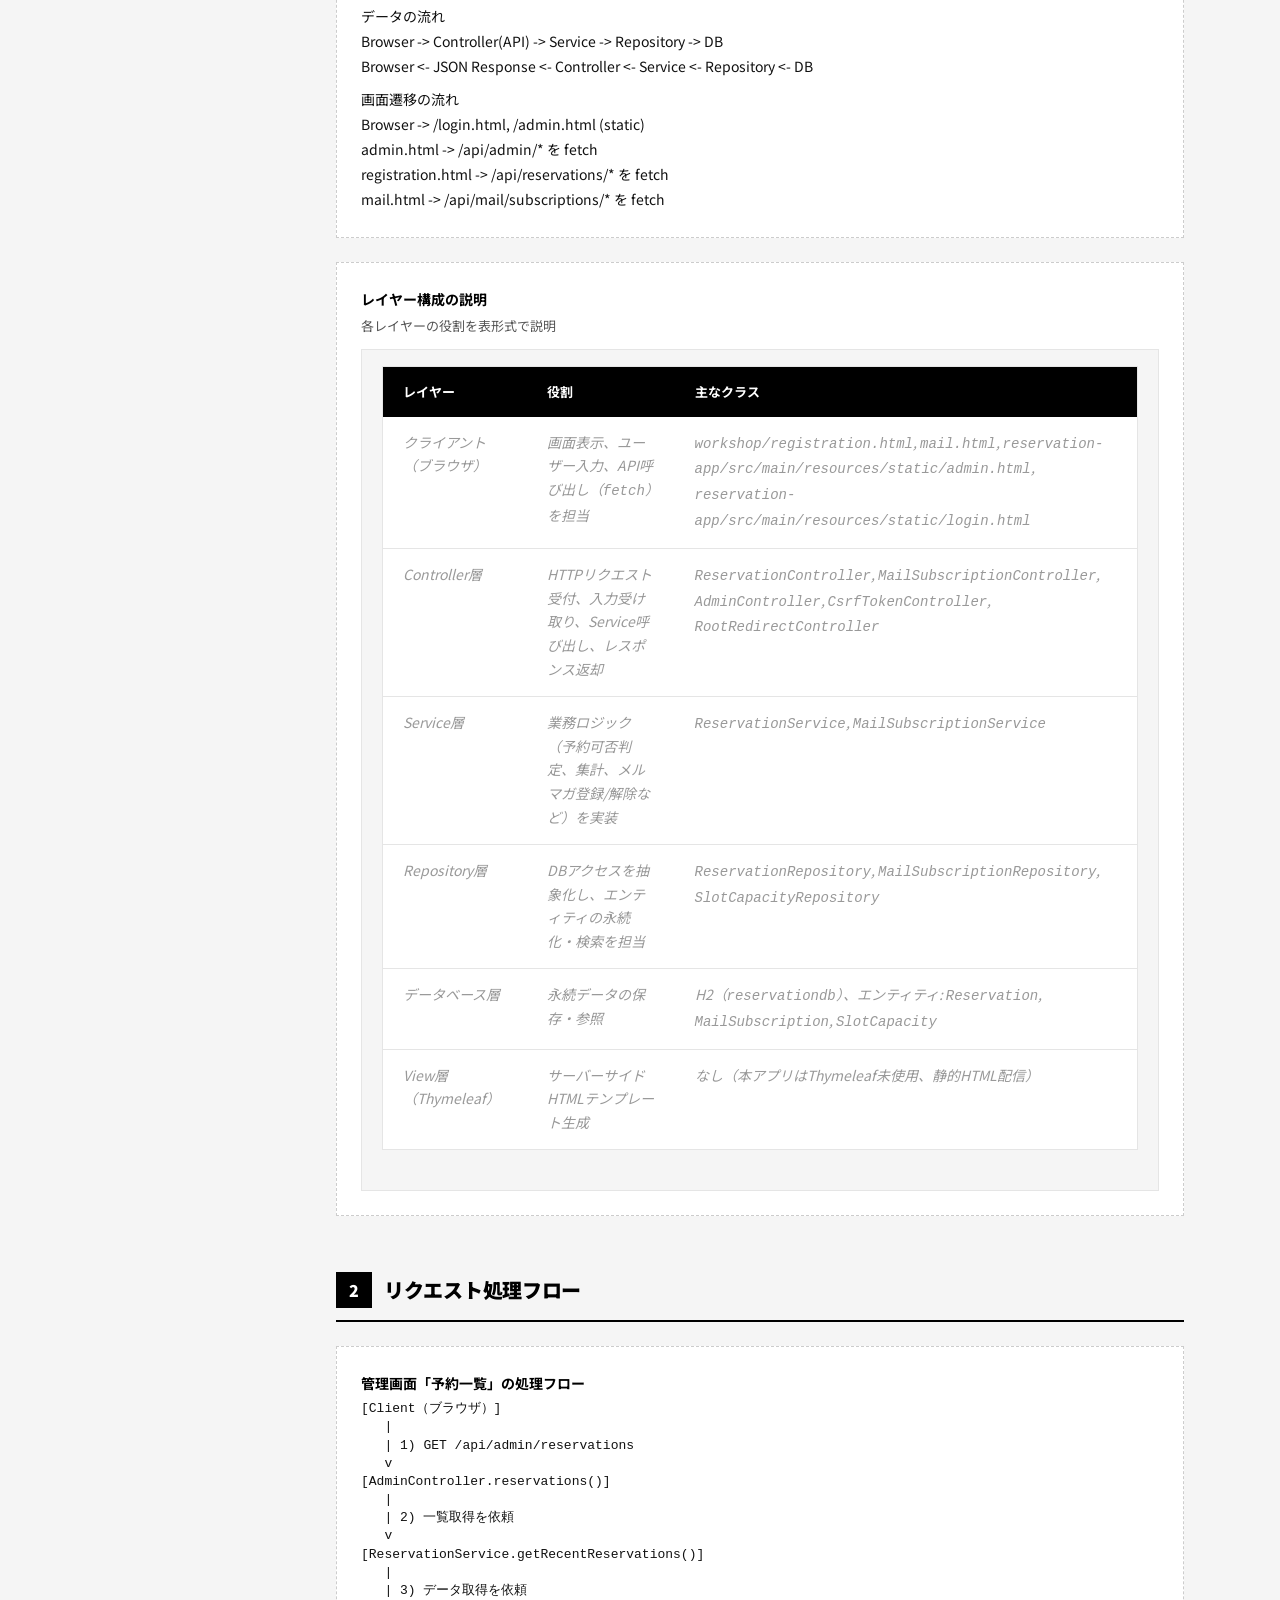
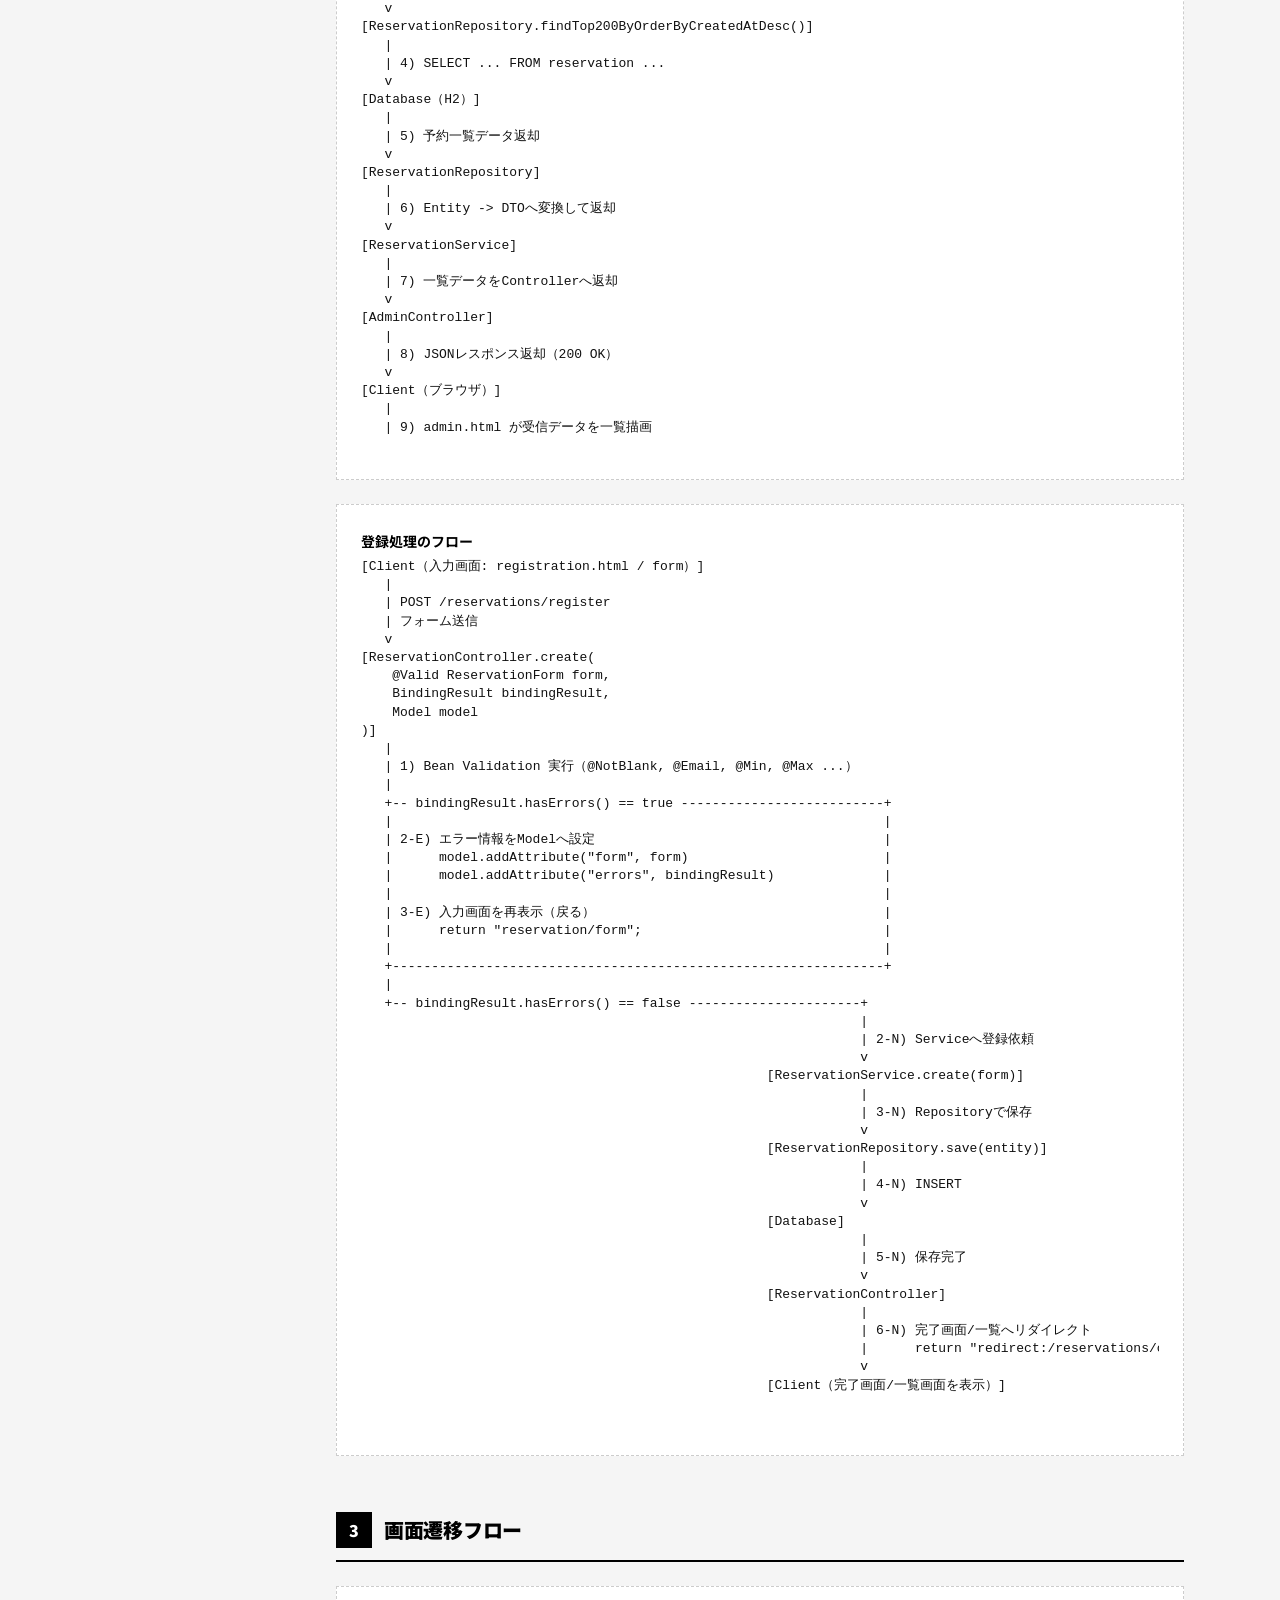
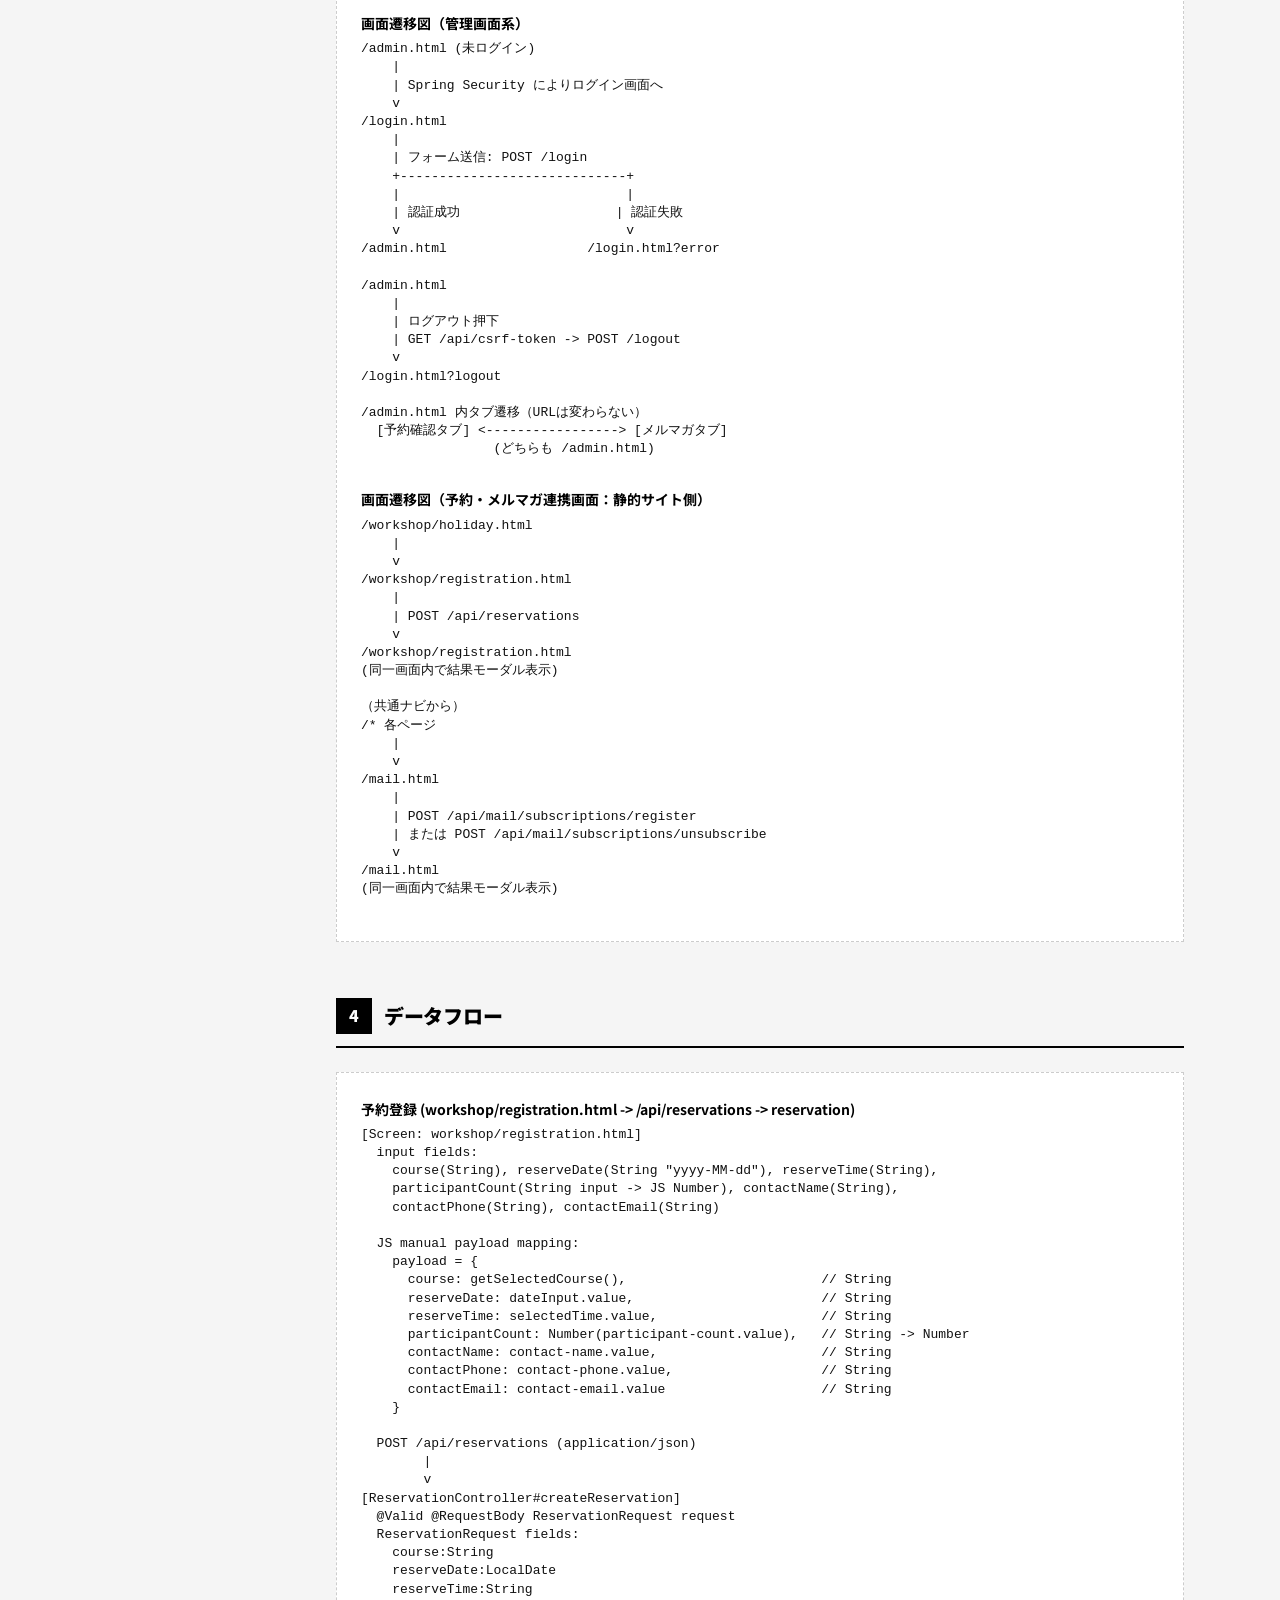
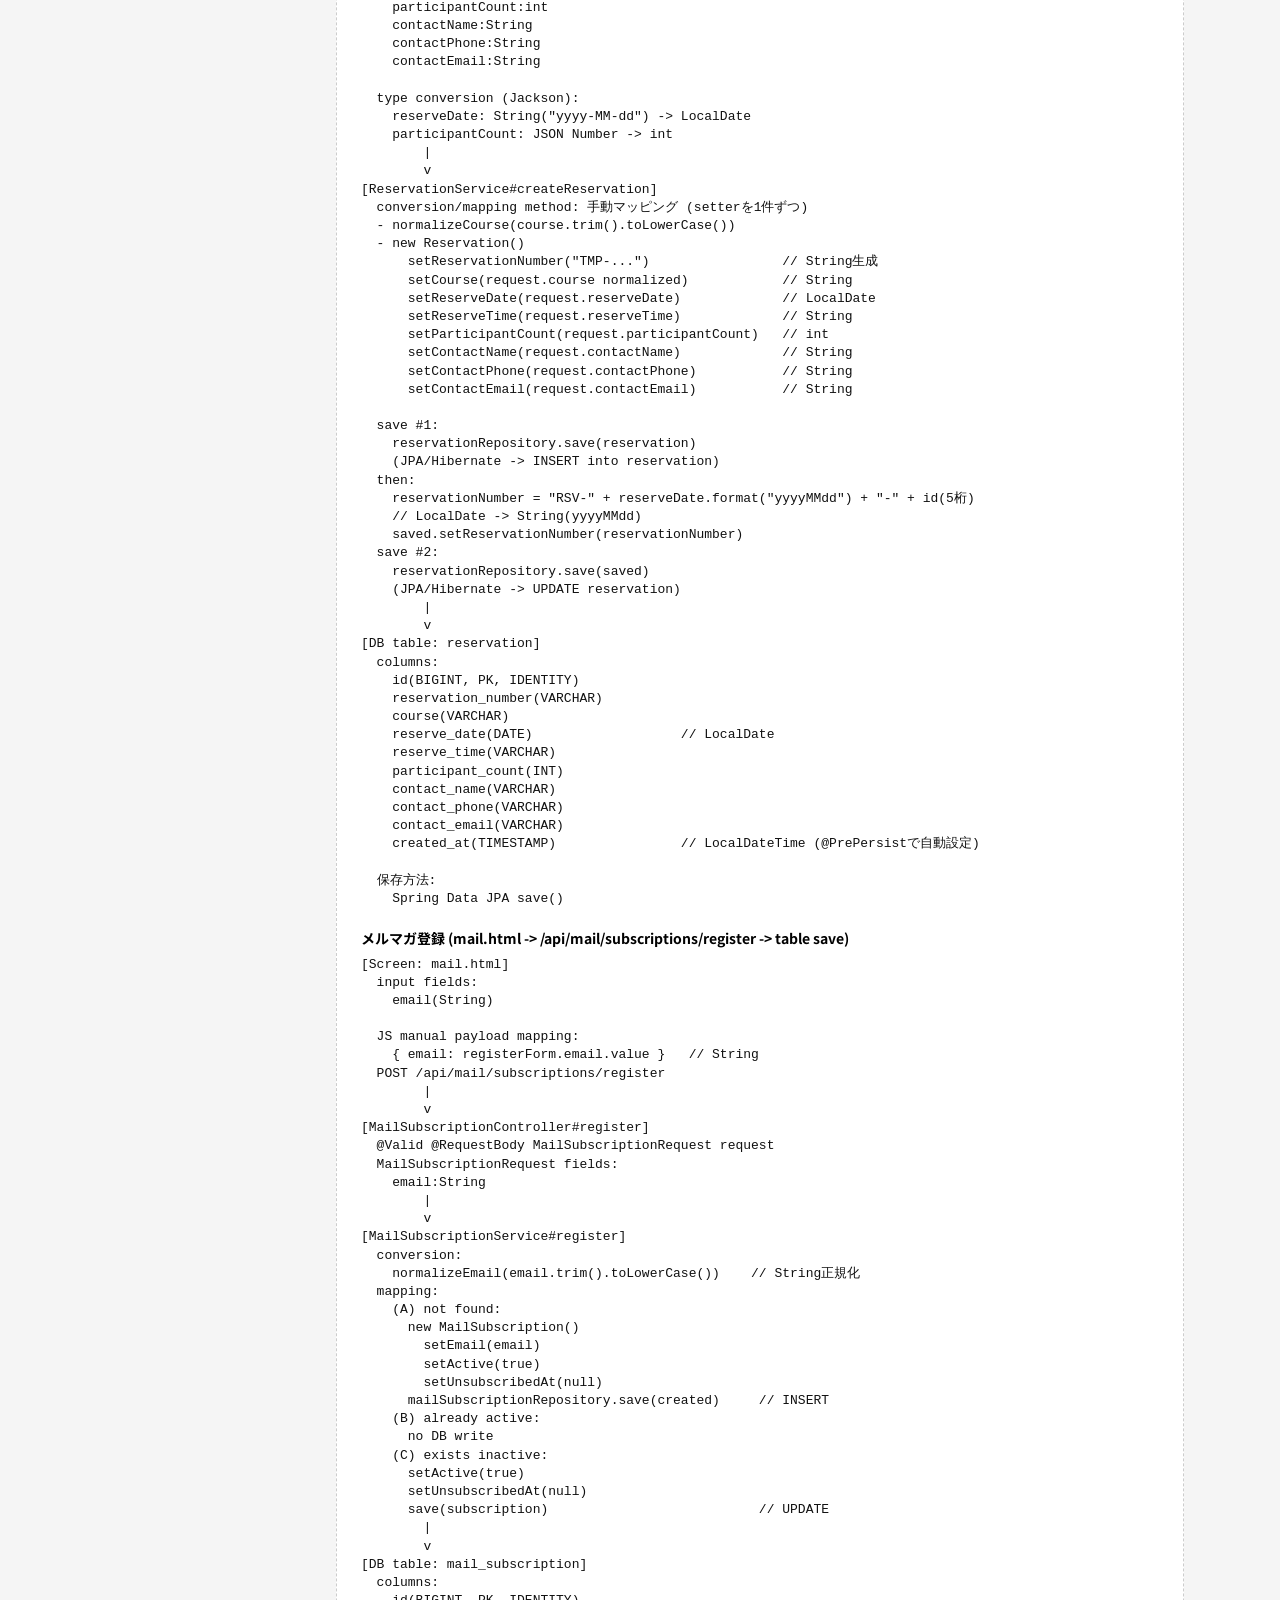
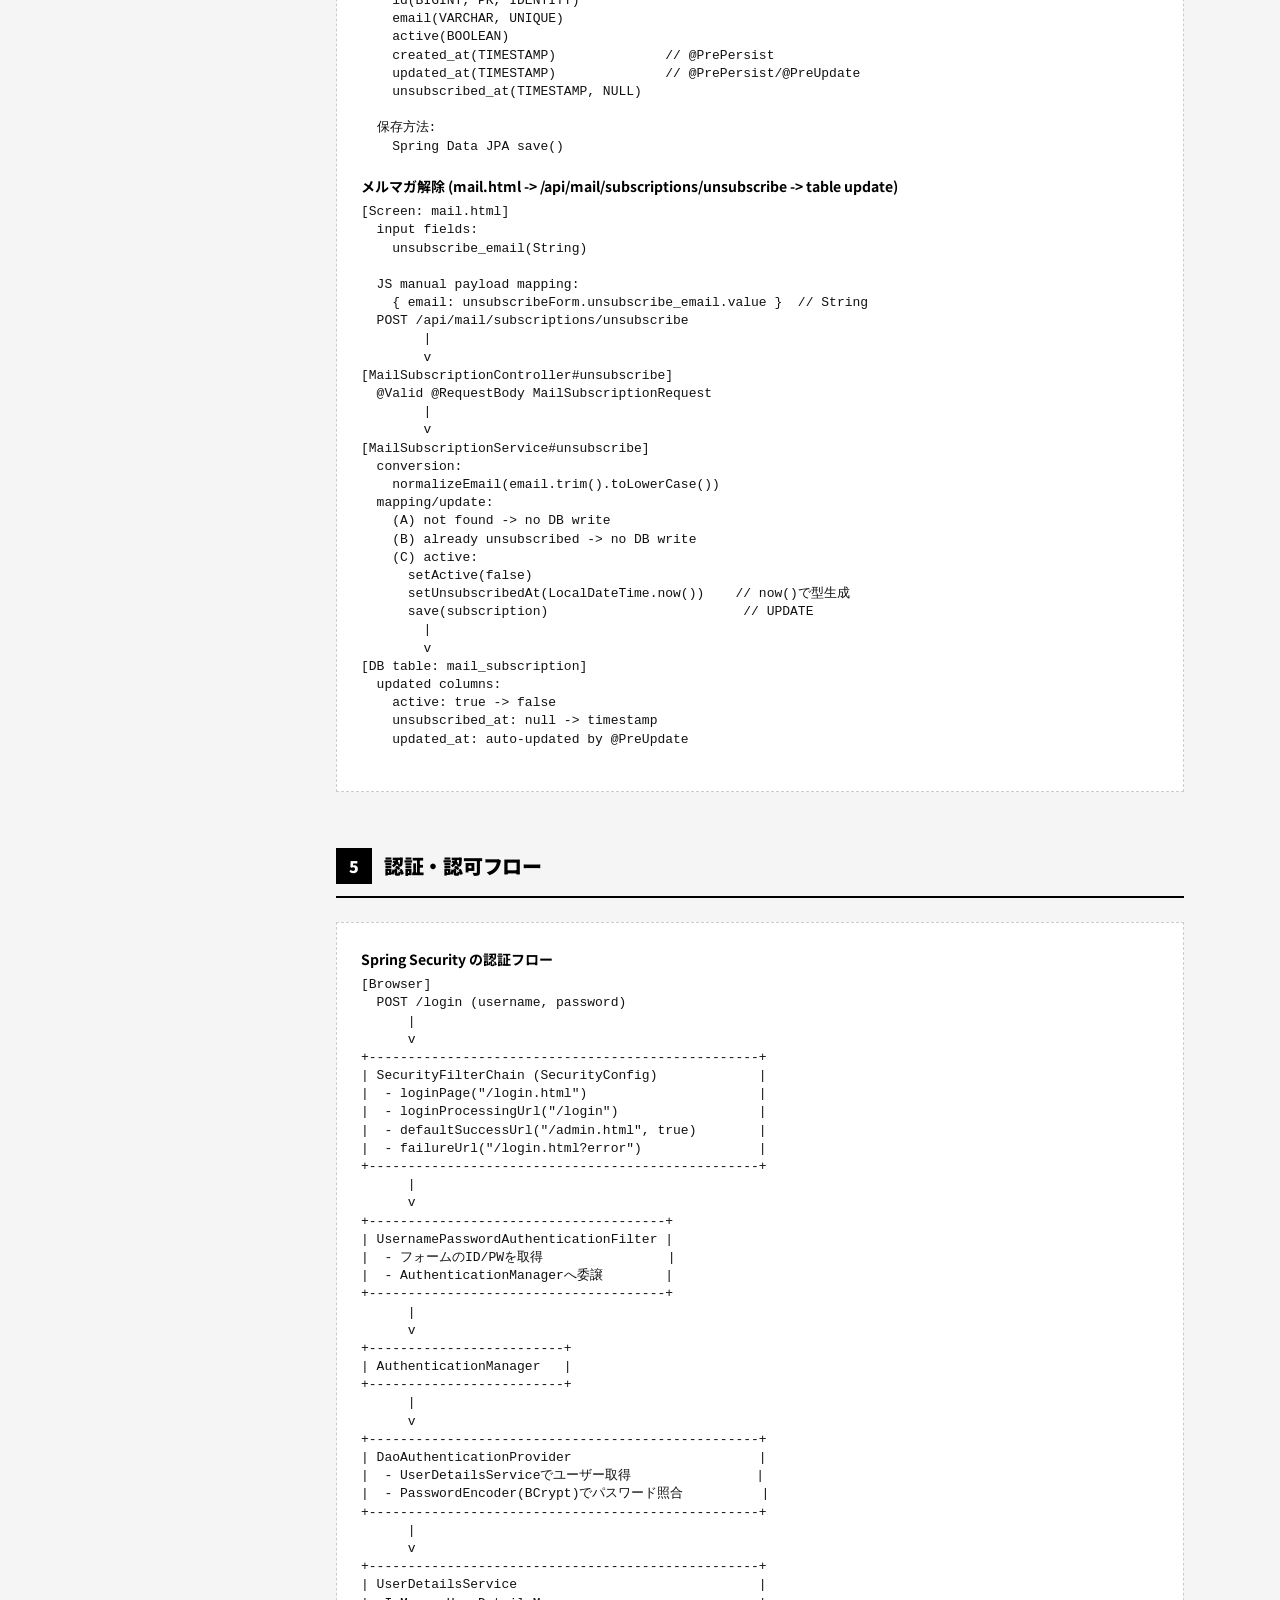
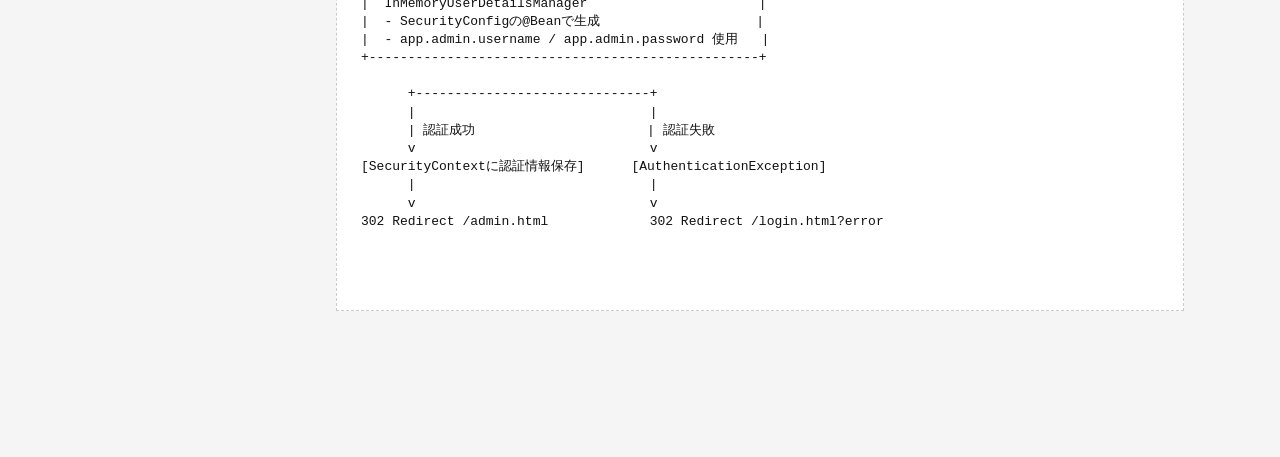
<file: docs/07-system-flow.html>
<!DOCTYPE html>
<html lang="ja">

<head>
  <meta charset="UTF-8">
  <meta name="viewport" content="width=device-width, initial-scale=1.0">
  <title>システムフロー図 - プロジェクトアーカイブ</title>
  <link rel="stylesheet"
    href="https://fonts.googleapis.com/css2?family=Material+Symbols+Outlined:opsz,wght,FILL,GRAD@20..48,100..700,0..1,-50..200">
  <link rel="stylesheet" href="../css/style.css">
</head>

<body>
  <button class="hamburger" aria-label="メニュー">
    <span></span><span></span><span></span>
  </button>

  <div class="page-wrapper">
    <aside class="sidebar" data-nav-level="design"></aside>

    <main class="main-content">
      <header class="doc-header">
        <div class="doc-category">DESIGN DOCUMENT</div>
        <h1 class="doc-title">システムフロー図</h1>
        <div class="doc-meta">
          <span><span class="material-symbols-outlined icon-sm">calendar_today</span> 作成日：2026-XX-XX</span>
          <span><span class="material-symbols-outlined icon-sm">push_pin</span> Ver 1.0</span>
        </div>
      </header>

      <div class="doc-body">

        <div class="toc">
          <div class="toc-title">目次</div>
          <ol class="toc-list">
            <li><a href="#sec1">システム全体構成</a></li>
            <li><a href="#sec2">リクエスト処理フロー</a></li>
            <li><a href="#sec3">画面遷移フロー</a></li>
            <li><a href="#sec4">データフロー</a></li>
            <li><a href="#sec5">認証・認可フロー</a></li>
          </ol>
        </div>

        <section class="section" id="sec1">
          <h2 class="section-title"><span class="section-icon">1</span> システム全体構成</h2>

          <div class="fill-block">
            <div class="fill-label">システム構成図</div>
            <div class="ascii-diagram">
              <pre>
┌────────────────────────────────────────────────────────────────────────────────────┐
│                          reservation-app (Spring Boot)                             │
├────────────────────────────────────────────────────────────────────────────────────┤
│                                                                                    │
│  ┌───────────────────────────────┐                                                 │
│  │ クライアント（ブラウザ）          │                                                 │
│  │ - workshop/registration.html  │                                                 │
│  │ - mail.html                   │                                                 │
│  │ - login.html / admin.html     │                                                 │
│  └───────────────┬───────────────┘                                                 │
│                  │ HTTP(S) Request                                                 │
│                  ▼                                                                 │
│  ┌────────────────────────────────────────────────────────────────────────────┐    │
│  │ API / Web層                                                                │    │
│  │ Controller層                                                               │    │
│  │ - ReservationController      (/api/reservations/*)                         │    │
│  │ - MailSubscriptionController (/api/mail/subscriptions/*)                   │    │
│  │ - AdminController            (/api/admin/*)                                │    │
│  │ - CsrfTokenController        (/api/csrf-token)                             │    │
│  │ - RootRedirectController     ("/" -> /index.html)                          │    │
│  └───────────────────────┬────────────────────────────────────────────────────┘    │
│                          │ Service呼び出し                                          │
│                          ▼                                                         │
│  ┌────────────────────────────────────────────────────────────────────────────┐    │
│  │ Service層                                                                  │    │
│  │ - ReservationService                                                       │    │
│  │ - MailSubscriptionService                                                  │    │
│  └───────────────────────┬────────────────────────────────────────────────────┘    │
│                          │ Repository呼び出し                                       │
│                          ▼                                                         │
│  ┌────────────────────────────────────────────────────────────────── ───────────┐  │
│  │ Repository層 (Spring Data JPA)                                               │  │
│  │ - ReservationRepository                                                      │  │
│  │ - MailSubscriptionRepository                                                 │  │
│  │ - SlotCapacityRepository                                                     │  │
│  └───────────────────────┬──────────────────────────────────────────────────────┘  │
│                          │ JPA/Hibernate SQL                                       │
│                          ▼                                                         │
│  ┌──────────────────────────────────────────────────────────────────────────────┐  │
│  │ データベース                                                                   │  │
│  │ - H2 (file DB: ./data/reservationdb)                                         │  │
│  │ - 主テーブル: reservation / mail_subscription / slot_capacity                  │  │
│  └──────────────────────────────────────────────────────────────────────────────┘  │
│                                                                                    │
│  View層（Thymeleaf）: なし（Thymeleafテンプレートは未使用）                              │
│  画面は static HTML/JS を Spring Boot の静的配信で提供                                 │
│                                                                                    │
└────────────────────────────────────────────────────────────────────────────────────┘
                </pre>
              <p>データの流れ<br>
                Browser -> Controller(API) -> Service -> Repository -> DB<br>
                Browser <- JSON Response <- Controller <- Service <- Repository <- DB</p>

                  <p>画面遷移の流れ<br>
                    Browser -> /login.html, /admin.html (static)<br>
                    admin.html -> /api/admin/* を fetch<br>
                    registration.html -> /api/reservations/* を fetch<br>
                    mail.html -> /api/mail/subscriptions/* を fetch</p>
            </div>
          </div>

          <div class="fill-block">
            <div class="fill-label">レイヤー構成の説明</div>
            <div class="fill-hint">各レイヤーの役割を表形式で説明</div>
            <div class="fill-content">
              <table class="doc-table">
                <thead>
                  <tr>
                    <th>レイヤー</th>
                    <th>役割</th>
                    <th>主なクラス</th>
                  </tr>
                </thead>
                <tbody>
                  <tr class="template-row">
                    <td>クライアント（ブラウザ）</td>
                    <td>画面表示、ユーザー入力、API呼び出し（<code>fetch</code>）を担当</td>
                    <td><code>workshop/registration.html</code>, <code>mail.html</code>,
                      <code>reservation-app/src/main/resources/static/admin.html</code>,
                      <code>reservation-app/src/main/resources/static/login.html</code>
                    </td>
                  </tr>
                  <tr class="template-row">
                    <td>Controller層</td>
                    <td>HTTPリクエスト受付、入力受け取り、Service呼び出し、レスポンス返却</td>
                    <td><code>ReservationController</code>, <code>MailSubscriptionController</code>,
                      <code>AdminController</code>, <code>CsrfTokenController</code>,
                      <code>RootRedirectController</code>
                    </td>
                  </tr>
                  <tr class="template-row">
                    <td>Service層</td>
                    <td>業務ロジック（予約可否判定、集計、メルマガ登録/解除など）を実装</td>
                    <td><code>ReservationService</code>, <code>MailSubscriptionService</code></td>
                  </tr>
                  <tr class="template-row">
                    <td>Repository層</td>
                    <td>DBアクセスを抽象化し、エンティティの永続化・検索を担当</td>
                    <td><code>ReservationRepository</code>, <code>MailSubscriptionRepository</code>,
                      <code>SlotCapacityRepository</code>
                    </td>
                  </tr>
                  <tr class="template-row">
                    <td>データベース層</td>
                    <td>永続データの保存・参照</td>
                    <td>H2（<code>reservationdb</code>）、エンティティ: <code>Reservation</code>, <code>MailSubscription</code>,
                      <code>SlotCapacity</code>
                    </td>
                  </tr>
                  <tr class="template-row">
                    <td>View層（Thymeleaf）</td>
                    <td>サーバーサイドHTMLテンプレート生成</td>
                    <td>なし（本アプリはThymeleaf未使用、静的HTML配信）</td>
                  </tr>
                </tbody>
              </table>
            </div>
          </div>
        </section>

        <section class="section" id="sec2">
          <h2 class="section-title"><span class="section-icon">2</span> リクエスト処理フロー</h2>

          <div class="fill-block">
            <div class="fill-label">管理画面「予約一覧」の処理フロー</div>
            <div class="ascii-diagram">
              <pre>
[Client（ブラウザ）]
   |
   | 1) GET /api/admin/reservations
   v
[AdminController.reservations()]
   |
   | 2) 一覧取得を依頼
   v
[ReservationService.getRecentReservations()]
   |
   | 3) データ取得を依頼
   v
[ReservationRepository.findTop200ByOrderByCreatedAtDesc()]
   |
   | 4) SELECT ... FROM reservation ...
   v
[Database（H2）]
   |
   | 5) 予約一覧データ返却
   v
[ReservationRepository]
   |
   | 6) Entity -> DTOへ変換して返却
   v
[ReservationService]
   |
   | 7) 一覧データをControllerへ返却
   v
[AdminController]
   |
   | 8) JSONレスポンス返却（200 OK）
   v
[Client（ブラウザ）]
   |
   | 9) admin.html が受信データを一覧描画
                </pre>
            </div>
          </div>

          <div class="fill-block">
            <div class="fill-label">登録処理のフロー</div>
            <div class="ascii-diagram">
              <pre>
[Client（入力画面: registration.html / form）]
   |
   | POST /reservations/register
   | フォーム送信
   v
[ReservationController.create(
    @Valid ReservationForm form,
    BindingResult bindingResult,
    Model model
)]
   |
   | 1) Bean Validation 実行（@NotBlank, @Email, @Min, @Max ...）
   |
   +-- bindingResult.hasErrors() == true --------------------------+
   |                                                               |
   | 2-E) エラー情報をModelへ設定                                     |
   |      model.addAttribute("form", form)                         |
   |      model.addAttribute("errors", bindingResult)              |
   |                                                               |
   | 3-E) 入力画面を再表示（戻る）                                     |
   |      return "reservation/form";                               |
   |                                                               |
   +---------------------------------------------------------------+
   |
   +-- bindingResult.hasErrors() == false ----------------------+
                                                                |
                                                                | 2-N) Serviceへ登録依頼
                                                                v
                                                    [ReservationService.create(form)]
                                                                |
                                                                | 3-N) Repositoryで保存
                                                                v
                                                    [ReservationRepository.save(entity)]
                                                                |
                                                                | 4-N) INSERT
                                                                v
                                                    [Database]
                                                                |
                                                                | 5-N) 保存完了
                                                                v
                                                    [ReservationController]
                                                                |
                                                                | 6-N) 完了画面/一覧へリダイレクト
                                                                |      return "redirect:/reservations/complete";
                                                                v
                                                    [Client（完了画面/一覧画面を表示）]

                </pre>
            </div>
          </div>
        </section>

        <section class="section" id="sec3">
          <h2 class="section-title"><span class="section-icon">3</span> 画面遷移フロー</h2>
          <div class="fill-block">
            <div class="fill-label">画面遷移図（管理画面系）</div>
            <div class="ascii-diagram">
              <pre>
/admin.html (未ログイン)
    |
    | Spring Security によりログイン画面へ
    v
/login.html
    |
    | フォーム送信: POST /login
    +-----------------------------+
    |                             |
    | 認証成功                    | 認証失敗
    v                             v
/admin.html                  /login.html?error

/admin.html
    |
    | ログアウト押下
    | GET /api/csrf-token -> POST /logout
    v
/login.html?logout

/admin.html 内タブ遷移（URLは変わらない）
  [予約確認タブ] <-----------------> [メルマガタブ]
                 (どちらも /admin.html)</pre>
              <br>
              <div class="fill-label">画面遷移図（予約・メルマガ連携画面：静的サイト側）</div>
              <div class="ascii-diagram">
                <pre>
/workshop/holiday.html
    |
    v
/workshop/registration.html
    |
    | POST /api/reservations
    v
/workshop/registration.html
(同一画面内で結果モーダル表示)

（共通ナビから）
/* 各ページ
    |
    v
/mail.html
    |
    | POST /api/mail/subscriptions/register
    | または POST /api/mail/subscriptions/unsubscribe
    v
/mail.html
(同一画面内で結果モーダル表示)
                </pre>
              </div>
            </div>
        </section>

        <section class="section" id="sec4">
          <h2 class="section-title"><span class="section-icon">4</span> データフロー</h2>
          <div class="fill-block">
            <div class="fill-label">予約登録 (workshop/registration.html -> /api/reservations -> reservation)</div>
            <div class="ascii-diagram">
              <pre>
[Screen: workshop/registration.html]
  input fields:
    course(String), reserveDate(String "yyyy-MM-dd"), reserveTime(String),
    participantCount(String input -> JS Number), contactName(String),
    contactPhone(String), contactEmail(String)

  JS manual payload mapping:
    payload = {
      course: getSelectedCourse(),                         // String
      reserveDate: dateInput.value,                        // String
      reserveTime: selectedTime.value,                     // String
      participantCount: Number(participant-count.value),   // String -> Number
      contactName: contact-name.value,                     // String
      contactPhone: contact-phone.value,                   // String
      contactEmail: contact-email.value                    // String
    }

  POST /api/reservations (application/json)
        |
        v
[ReservationController#createReservation]
  @Valid @RequestBody ReservationRequest request
  ReservationRequest fields:
    course:String
    reserveDate:LocalDate
    reserveTime:String
    participantCount:int
    contactName:String
    contactPhone:String
    contactEmail:String

  type conversion (Jackson):
    reserveDate: String("yyyy-MM-dd") -> LocalDate
    participantCount: JSON Number -> int
        |
        v
[ReservationService#createReservation]
  conversion/mapping method: 手動マッピング (setterを1件ずつ)
  - normalizeCourse(course.trim().toLowerCase())
  - new Reservation()
      setReservationNumber("TMP-...")                 // String生成
      setCourse(request.course normalized)            // String
      setReserveDate(request.reserveDate)             // LocalDate
      setReserveTime(request.reserveTime)             // String
      setParticipantCount(request.participantCount)   // int
      setContactName(request.contactName)             // String
      setContactPhone(request.contactPhone)           // String
      setContactEmail(request.contactEmail)           // String

  save #1:
    reservationRepository.save(reservation)
    (JPA/Hibernate -> INSERT into reservation)
  then:
    reservationNumber = "RSV-" + reserveDate.format("yyyyMMdd") + "-" + id(5桁)
    // LocalDate -> String(yyyyMMdd)
    saved.setReservationNumber(reservationNumber)
  save #2:
    reservationRepository.save(saved)
    (JPA/Hibernate -> UPDATE reservation)
        |
        v
[DB table: reservation]
  columns:
    id(BIGINT, PK, IDENTITY)
    reservation_number(VARCHAR)
    course(VARCHAR)
    reserve_date(DATE)                   // LocalDate
    reserve_time(VARCHAR)
    participant_count(INT)
    contact_name(VARCHAR)
    contact_phone(VARCHAR)
    contact_email(VARCHAR)
    created_at(TIMESTAMP)                // LocalDateTime (@PrePersistで自動設定)

  保存方法:
    Spring Data JPA save()
    </pre>

              <div class="fill-label">メルマガ登録 (mail.html -> /api/mail/subscriptions/register -> table save) </div>
              <div class="ascii-diagram">
                <pre>
[Screen: mail.html]
  input fields:
    email(String)

  JS manual payload mapping:
    { email: registerForm.email.value }   // String
  POST /api/mail/subscriptions/register
        |
        v
[MailSubscriptionController#register]
  @Valid @RequestBody MailSubscriptionRequest request
  MailSubscriptionRequest fields:
    email:String
        |
        v
[MailSubscriptionService#register]
  conversion:
    normalizeEmail(email.trim().toLowerCase())    // String正規化
  mapping:
    (A) not found:
      new MailSubscription()
        setEmail(email)
        setActive(true)
        setUnsubscribedAt(null)
      mailSubscriptionRepository.save(created)     // INSERT
    (B) already active:
      no DB write
    (C) exists inactive:
      setActive(true)
      setUnsubscribedAt(null)
      save(subscription)                           // UPDATE
        |
        v
[DB table: mail_subscription]
  columns:
    id(BIGINT, PK, IDENTITY)
    email(VARCHAR, UNIQUE)
    active(BOOLEAN)
    created_at(TIMESTAMP)              // @PrePersist
    updated_at(TIMESTAMP)              // @PrePersist/@PreUpdate
    unsubscribed_at(TIMESTAMP, NULL)

  保存方法:
    Spring Data JPA save()
    </pre>

                <div class="fill-label">メルマガ解除 (mail.html -> /api/mail/subscriptions/unsubscribe -> table update)</div>
                <div class="ascii-diagram">
                  <pre>
[Screen: mail.html]
  input fields:
    unsubscribe_email(String)

  JS manual payload mapping:
    { email: unsubscribeForm.unsubscribe_email.value }  // String
  POST /api/mail/subscriptions/unsubscribe
        |
        v
[MailSubscriptionController#unsubscribe]
  @Valid @RequestBody MailSubscriptionRequest
        |
        v
[MailSubscriptionService#unsubscribe]
  conversion:
    normalizeEmail(email.trim().toLowerCase())
  mapping/update:
    (A) not found -> no DB write
    (B) already unsubscribed -> no DB write
    (C) active:
      setActive(false)
      setUnsubscribedAt(LocalDateTime.now())    // now()で型生成
      save(subscription)                         // UPDATE
        |
        v
[DB table: mail_subscription]
  updated columns:
    active: true -> false
    unsubscribed_at: null -> timestamp
    updated_at: auto-updated by @PreUpdate
                </pre>
                </div>
              </div>
        </section>

        <section class="section" id="sec5">
          <h2 class="section-title"><span class="section-icon">5</span> 認証・認可フロー</h2>
          <div class="fill-block">
            <div class="fill-label">Spring Security の認証フロー</div>
            <div class="ascii-diagram">
              <pre>
[Browser]
  POST /login (username, password)
      |
      v
+--------------------------------------------------+
| SecurityFilterChain (SecurityConfig)             |
|  - loginPage("/login.html")                      |
|  - loginProcessingUrl("/login")                  |
|  - defaultSuccessUrl("/admin.html", true)        |
|  - failureUrl("/login.html?error")               |
+--------------------------------------------------+
      |
      v
+--------------------------------------+
| UsernamePasswordAuthenticationFilter |
|  - フォームのID/PWを取得                |
|  - AuthenticationManagerへ委譲        |
+--------------------------------------+
      |
      v
+-------------------------+
| AuthenticationManager   |
+-------------------------+
      |
      v
+--------------------------------------------------+
| DaoAuthenticationProvider                        |
|  - UserDetailsServiceでユーザー取得                |
|  - PasswordEncoder(BCrypt)でパスワード照合          |
+--------------------------------------------------+
      |
      v
+--------------------------------------------------+
| UserDetailsService                               |
|  InMemoryUserDetailsManager                      |
|  - SecurityConfigの@Beanで生成                    |
|  - app.admin.username / app.admin.password 使用   |
+--------------------------------------------------+

      +------------------------------+
      |                              |
      | 認証成功                      | 認証失敗
      v                              v
[SecurityContextに認証情報保存]      [AuthenticationException]
      |                              |
      v                              v
302 Redirect /admin.html             302 Redirect /login.html?error


                </pre>
            </div>
          </div>


      </div>
    </main>
  </div>

  <script src="../js/main.js"></script>
</body>

</html>
</file>
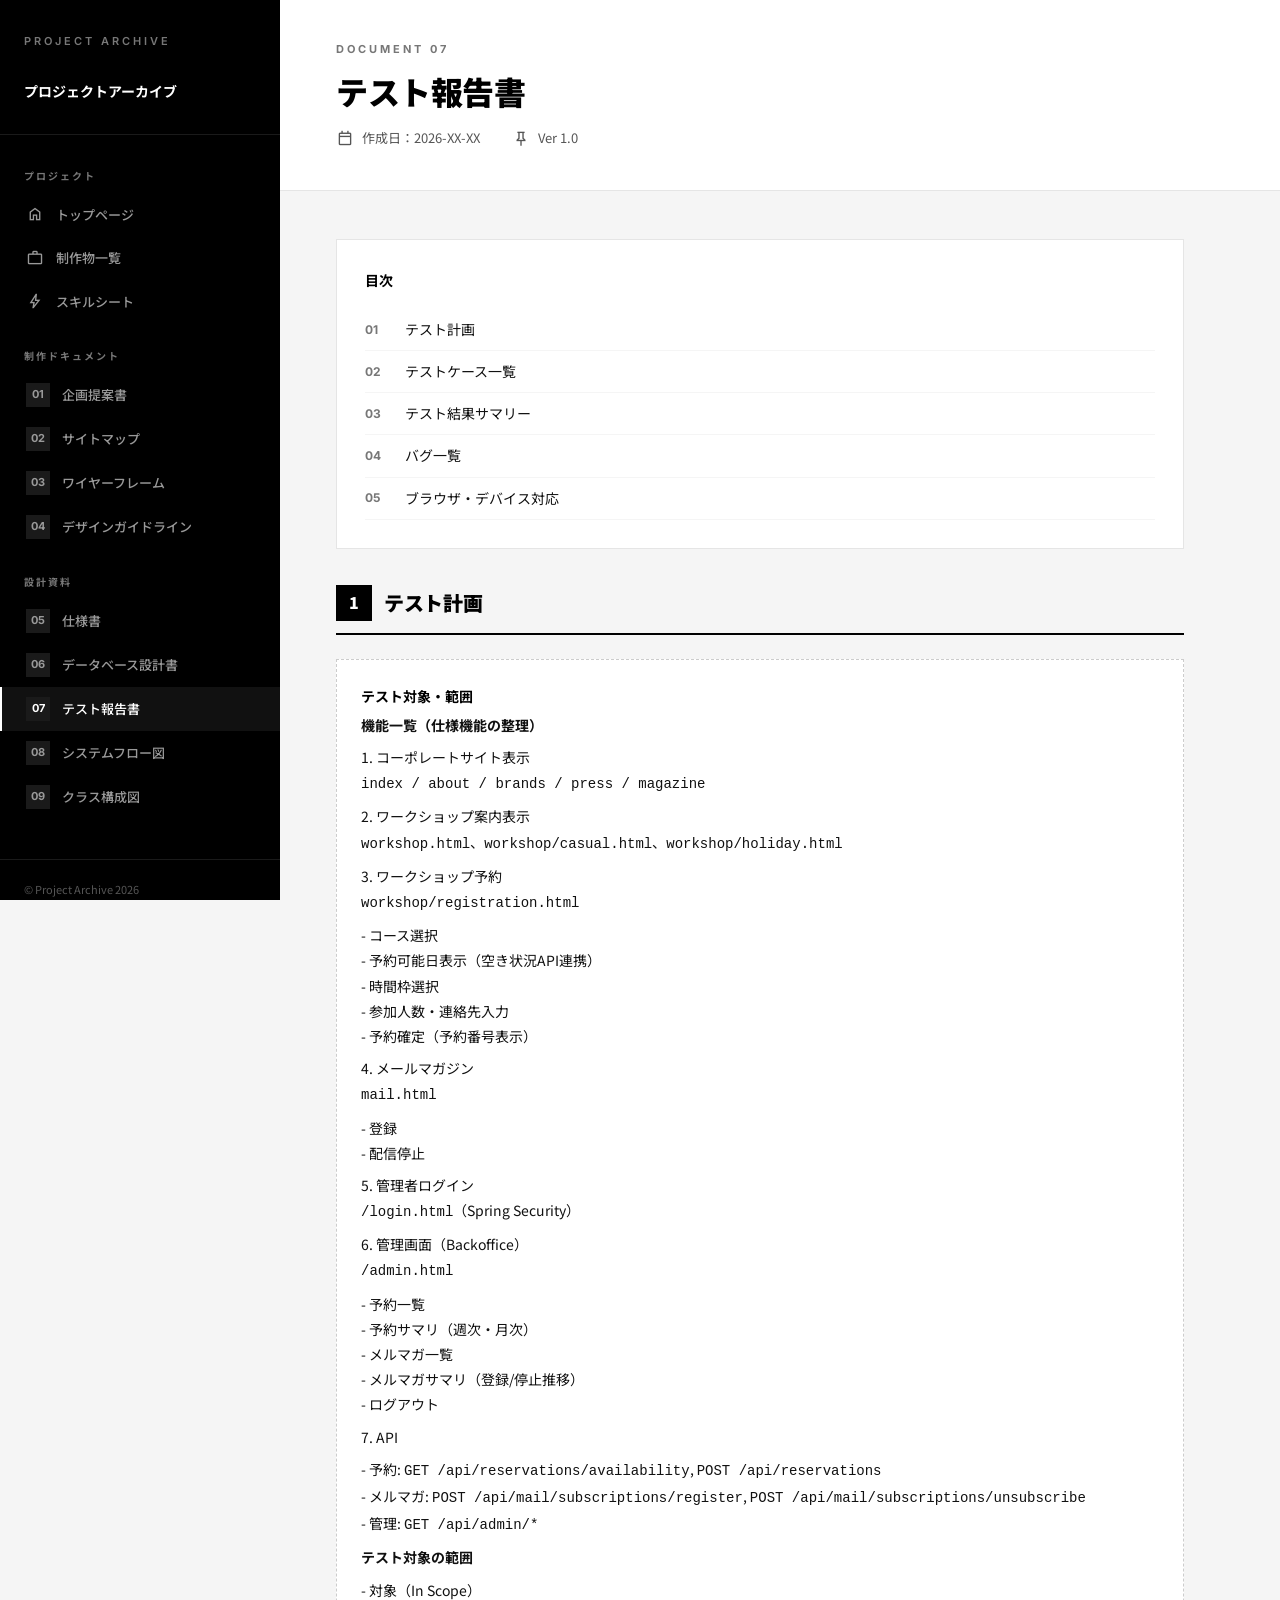
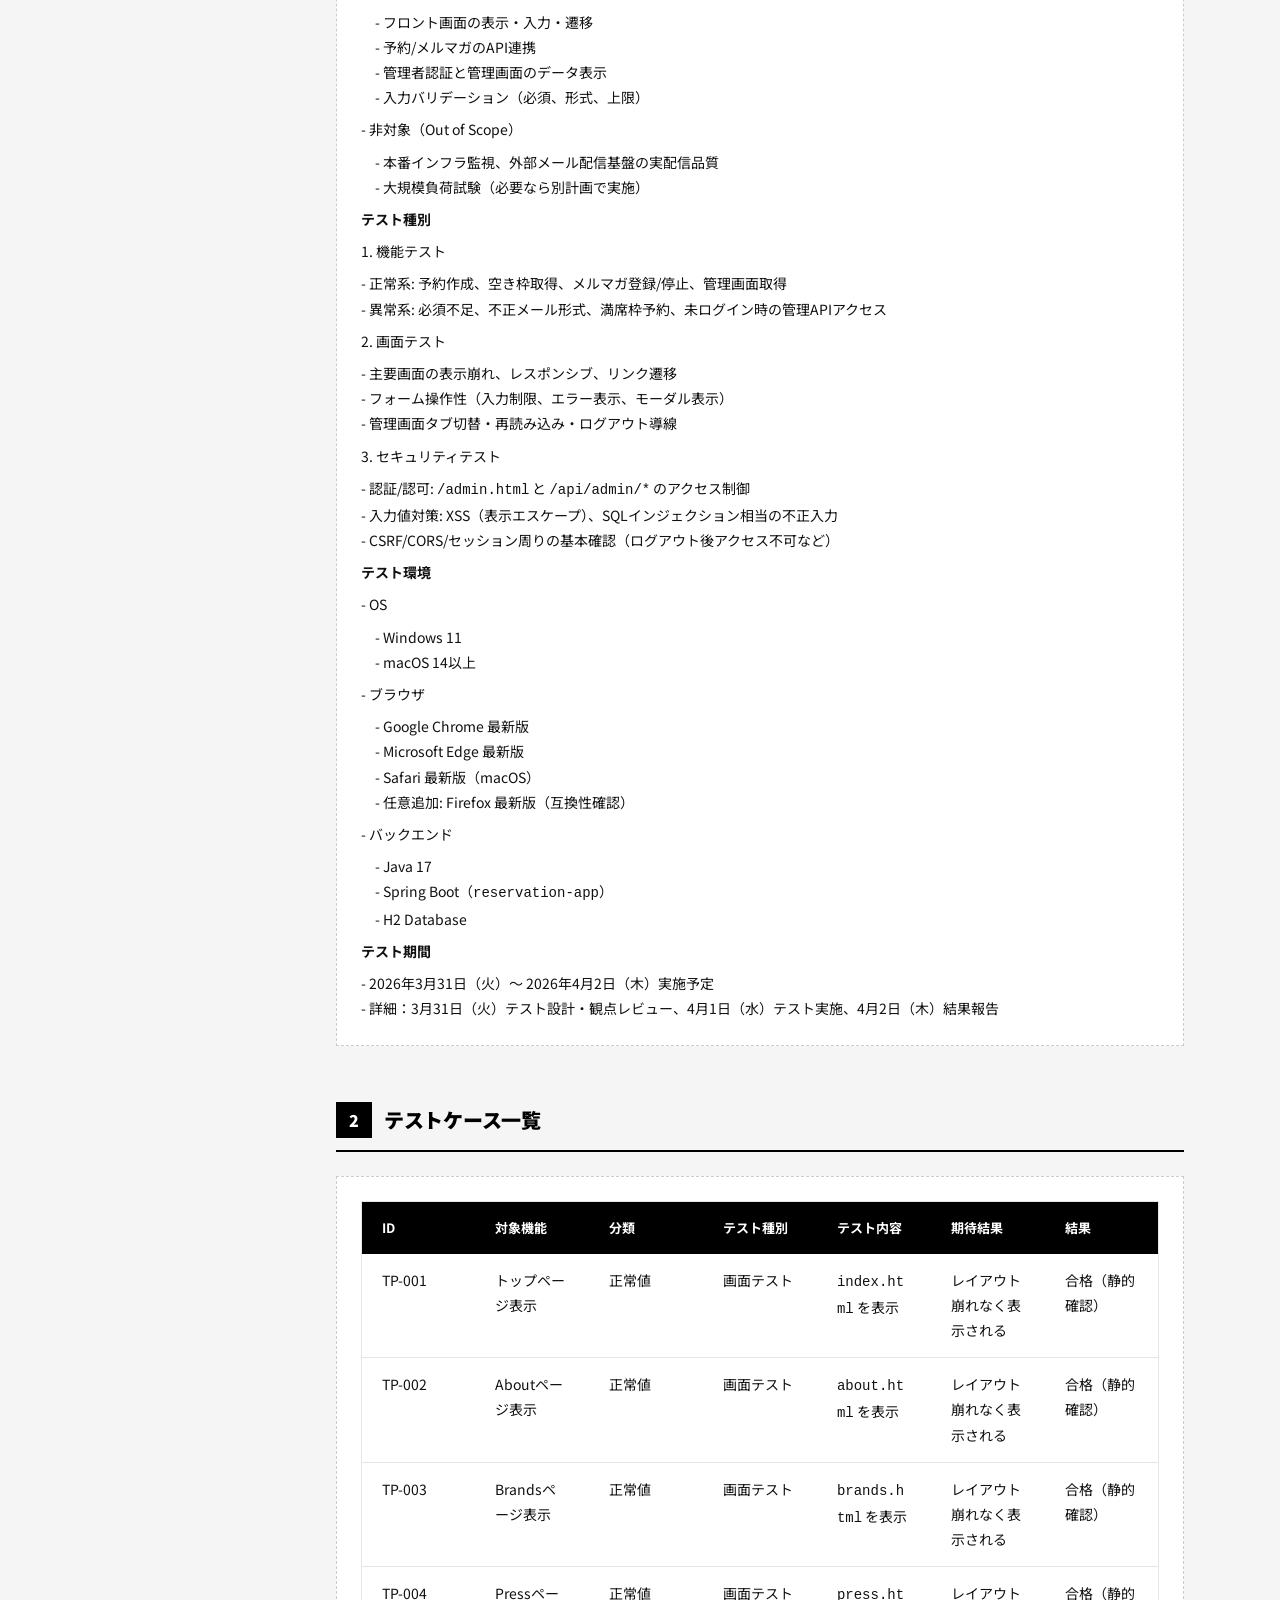
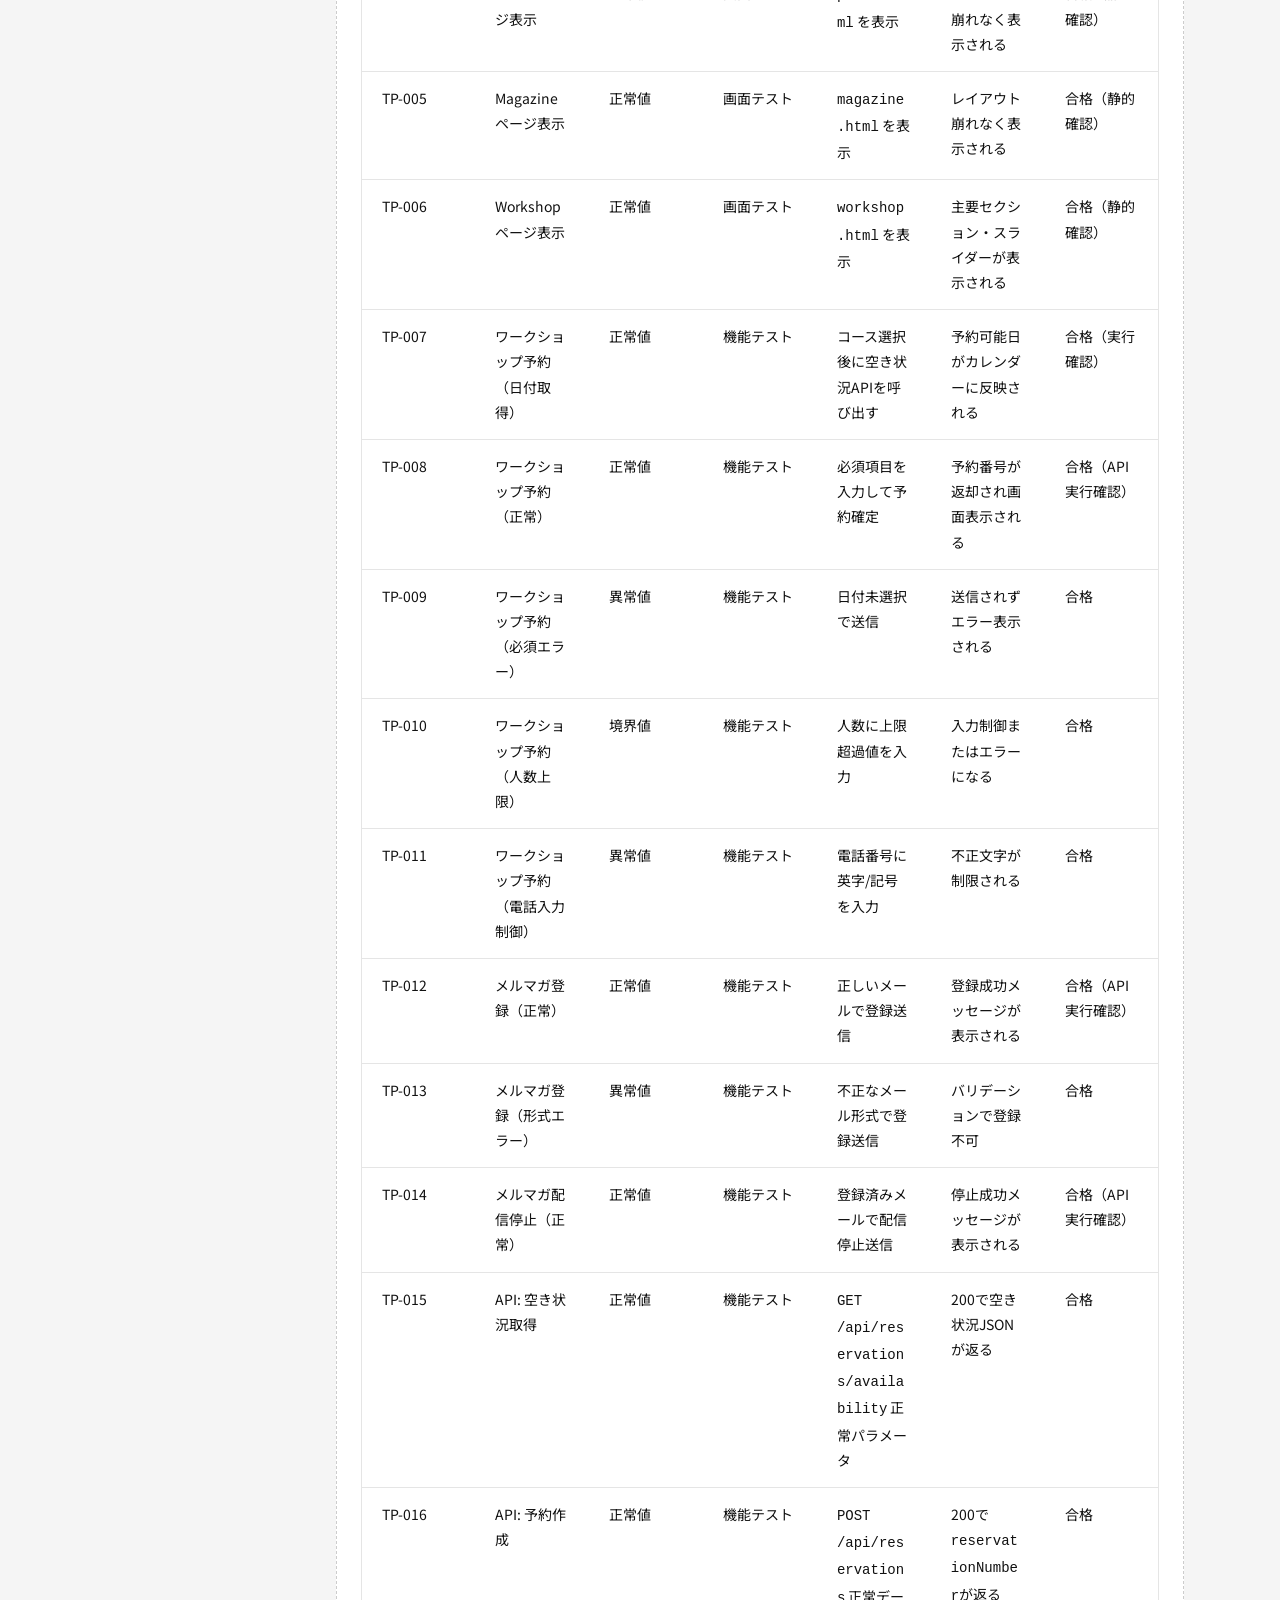
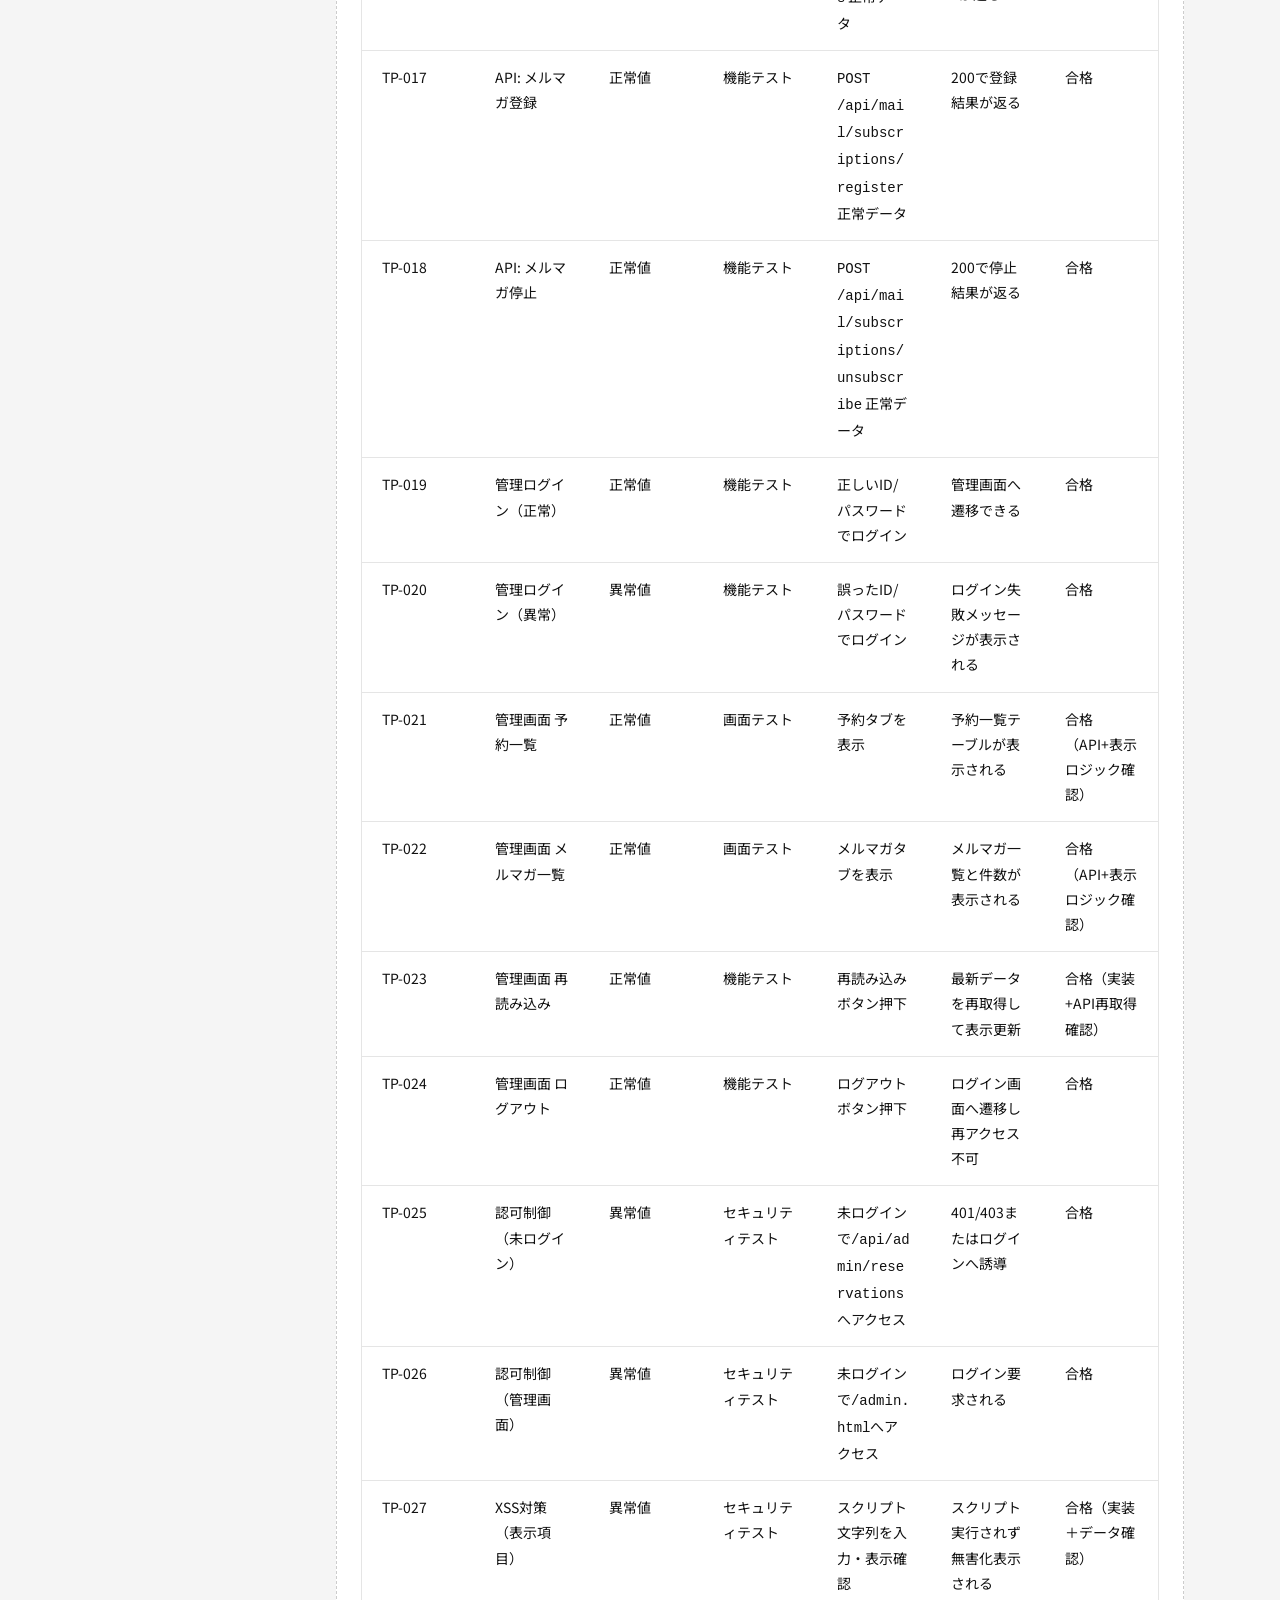
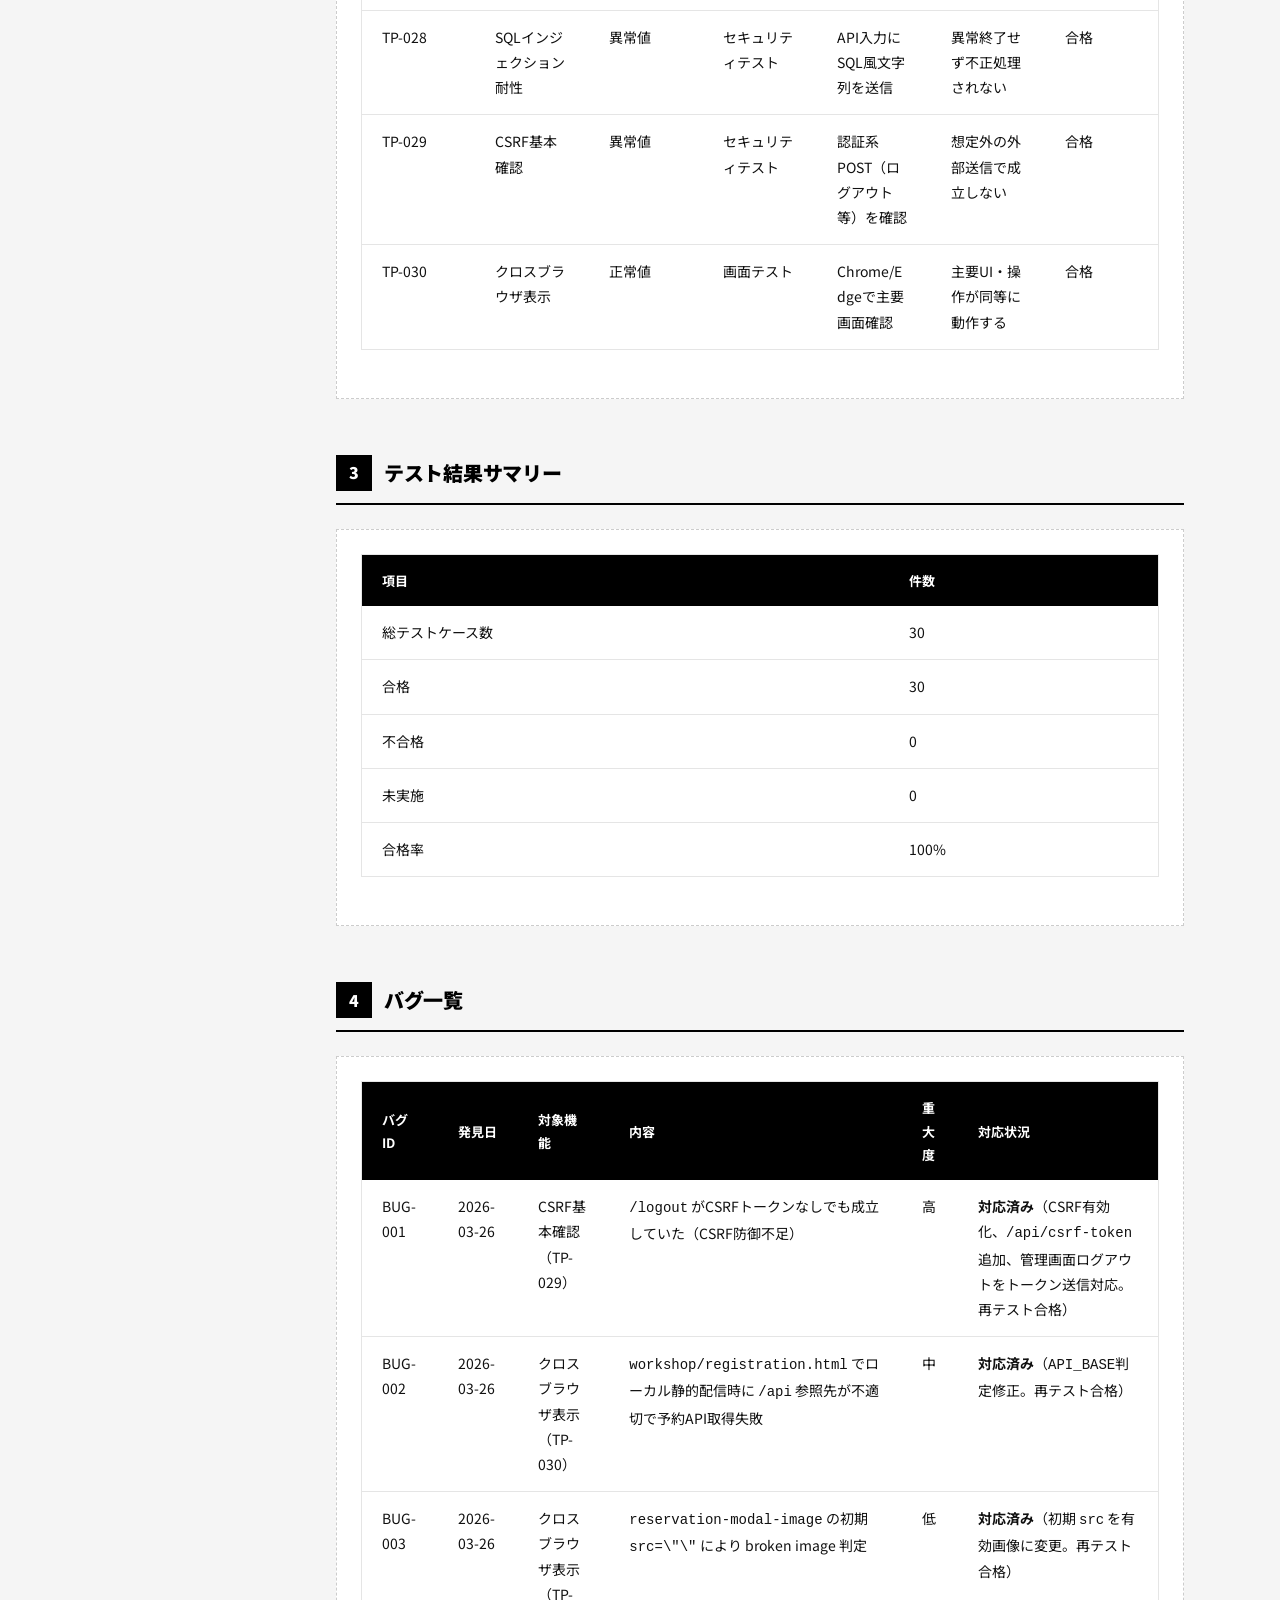
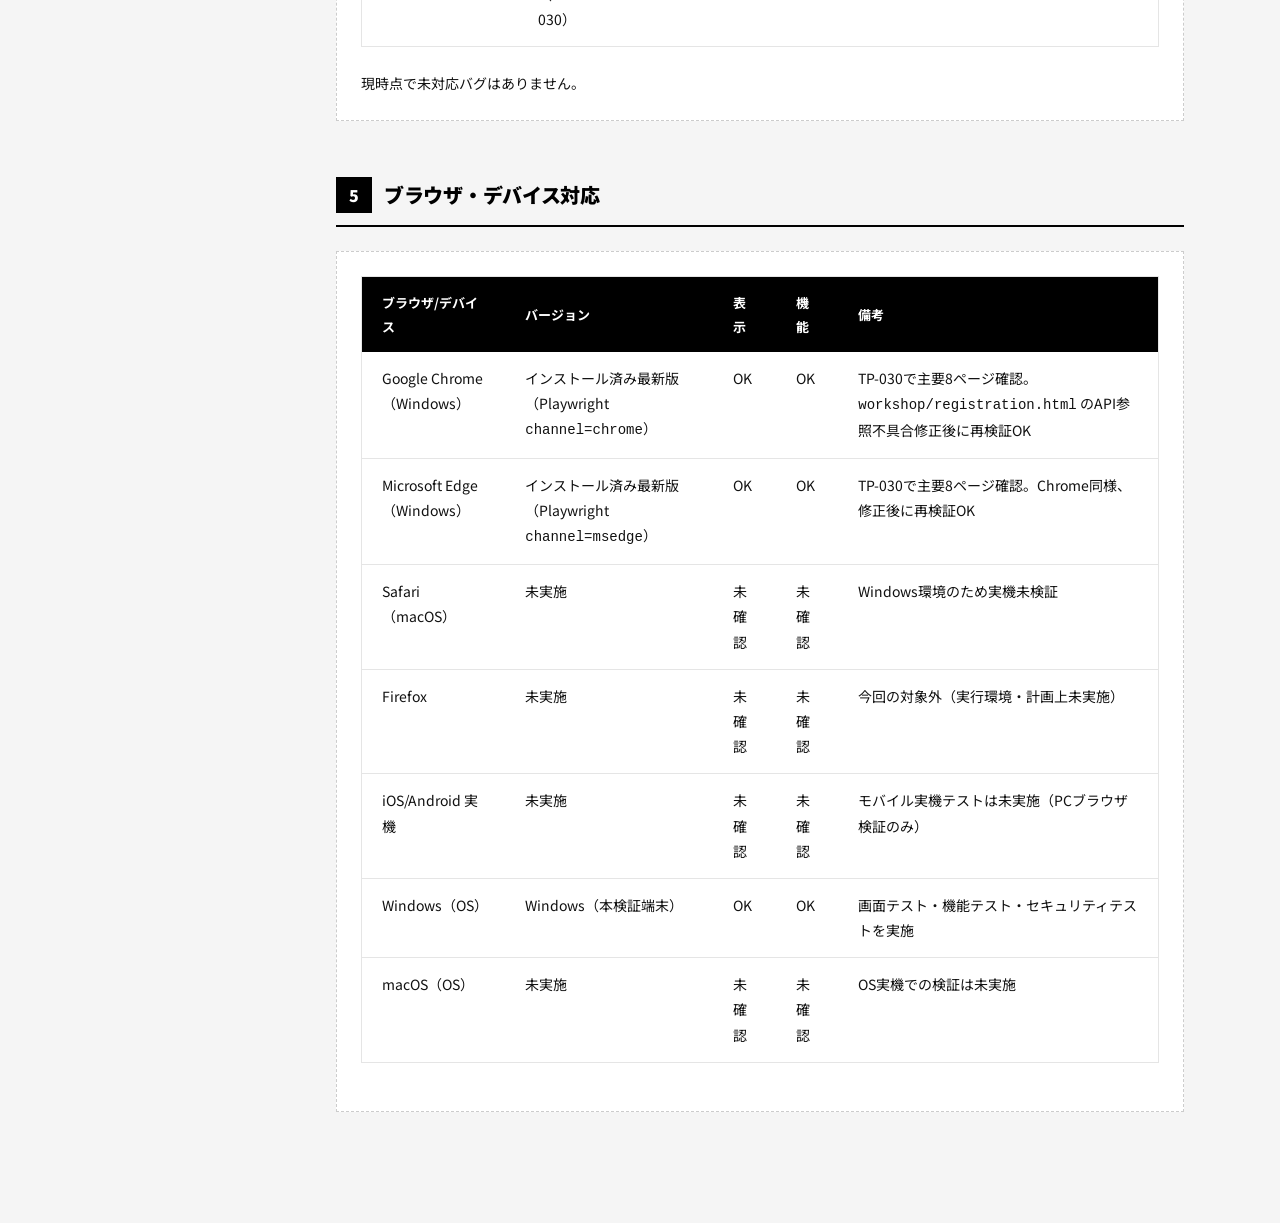
<file: docs/07-test-report.html>
﻿<!DOCTYPE html>
<html lang="ja">

<head>
  <meta charset="UTF-8">
  <meta name="viewport" content="width=device-width, initial-scale=1.0">
  <title>テスト報告書 - プロジェクトアーカイブ</title>
  <link rel="stylesheet"
    href="https://fonts.googleapis.com/css2?family=Material+Symbols+Outlined:opsz,wght,FILL,GRAD@20..48,100..700,0..1,-50..200">
  <link rel="stylesheet" href="../css/style.css">
  <style>
    .tc-table {
      table-layout: fixed;
    }

    .tc-table th,
    .tc-table td {
      overflow-wrap: anywhere;
      word-break: break-word;
    }
  </style>
</head>

<body>
  <button class="hamburger" aria-label="メニュー">
    <span></span><span></span><span></span>
  </button>

  <div class="page-wrapper">
    <aside class="sidebar" data-nav-level="docs"></aside>

    <main class="main-content">
      <header class="doc-header">
        <div class="doc-category">DOCUMENT 07</div>
        <h1 class="doc-title">テスト報告書</h1>
        <div class="doc-meta">
          <span><span class="material-symbols-outlined icon-sm">calendar_today</span> 作成日：2026-XX-XX</span>
          <span><span class="material-symbols-outlined icon-sm">push_pin</span> Ver 1.0</span>
        </div>
      </header>

      <div class="doc-body">

        <div class="toc">
          <div class="toc-title">目次</div>
          <ol class="toc-list">
            <li><a href="#sec1">テスト計画</a></li>
            <li><a href="#sec2">テストケース一覧</a></li>
            <li><a href="#sec3">テスト結果サマリー</a></li>
            <li><a href="#sec4">バグ一覧</a></li>
            <li><a href="#sec5">ブラウザ・デバイス対応</a></li>
          </ol>
        </div>

        <section class="section" id="sec1">
          <h2 class="section-title"><span class="section-icon">1</span> テスト計画</h2>

          <div class="fill-block">
            <div class="fill-label">テスト対象・範囲</div>
            <p><strong>機能一覧（仕様機能の整理）</strong></p>
            <p>1. コーポレートサイト表示<br><code>index / about / brands / press / magazine</code></p>
            <p>2.
              ワークショップ案内表示<br><code>workshop.html</code>、<code>workshop/casual.html</code>、<code>workshop/holiday.html</code>
            </p>
            <p>3. ワークショップ予約<br><code>workshop/registration.html</code></p>
            <p>- コース選択<br>- 予約可能日表示（空き状況API連携）<br>- 時間枠選択<br>- 参加人数・連絡先入力<br>- 予約確定（予約番号表示）</p>
            <p>4. メールマガジン<br><code>mail.html</code></p>
            <p>- 登録<br>- 配信停止</p>
            <p>5. 管理者ログイン<br><code>/login.html</code>（Spring Security）</p>
            <p>6. 管理画面（Backoffice）<br><code>/admin.html</code></p>
            <p>- 予約一覧<br>- 予約サマリ（週次・月次）<br>- メルマガ一覧<br>- メルマガサマリ（登録/停止推移）<br>- ログアウト</p>
            <p>7. API</p>
            <p>- 予約: <code>GET /api/reservations/availability</code>, <code>POST /api/reservations</code><br>- メルマガ:
              <code>POST /api/mail/subscriptions/register</code>,
              <code>POST /api/mail/subscriptions/unsubscribe</code><br>- 管理: <code>GET /api/admin/*</code>
            </p>

            <p><strong>テスト対象の範囲</strong></p>
            <p>- 対象（In Scope）</p>
            <p>　- フロント画面の表示・入力・遷移<br>　- 予約/メルマガのAPI連携<br>　- 管理者認証と管理画面のデータ表示<br>　- 入力バリデーション（必須、形式、上限）</p>
            <p>- 非対象（Out of Scope）</p>
            <p>　- 本番インフラ監視、外部メール配信基盤の実配信品質<br>　- 大規模負荷試験（必要なら別計画で実施）</p>

            <p><strong>テスト種別</strong></p>
            <p>1. 機能テスト</p>
            <p>- 正常系: 予約作成、空き枠取得、メルマガ登録/停止、管理画面取得<br>- 異常系: 必須不足、不正メール形式、満席枠予約、未ログイン時の管理APIアクセス</p>
            <p>2. 画面テスト</p>
            <p>- 主要画面の表示崩れ、レスポンシブ、リンク遷移<br>- フォーム操作性（入力制限、エラー表示、モーダル表示）<br>- 管理画面タブ切替・再読み込み・ログアウト導線</p>
            <p>3. セキュリティテスト</p>
            <p>- 認証/認可: <code>/admin.html</code> と <code>/api/admin/*</code> のアクセス制御<br>- 入力値対策:
              XSS（表示エスケープ）、SQLインジェクション相当の不正入力<br>- CSRF/CORS/セッション周りの基本確認（ログアウト後アクセス不可など）</p>

            <p><strong>テスト環境</strong></p>
            <p>- OS</p>
            <p>　- Windows 11<br>　- macOS 14以上</p>
            <p>- ブラウザ</p>
            <p>　- Google Chrome 最新版<br>　- Microsoft Edge 最新版<br>　- Safari 最新版（macOS）<br>　- 任意追加: Firefox 最新版（互換性確認）</p>
            <p>- バックエンド</p>
            <p>　- Java 17<br>　- Spring Boot（<code>reservation-app</code>）<br>　- H2 Database</p>

            <p><strong>テスト期間</strong></p>
            <p>- 2026年3月31日（火）〜 2026年4月2日（木）実施予定<br>
              - 詳細：3月31日（火）テスト設計・観点レビュー、4月1日（水）テスト実施、4月2日（木）結果報告</p>
          </div>

        </section>

        <section class="section" id="sec2">
          <h2 class="section-title"><span class="section-icon">2</span> テストケース一覧</h2>

          <div class="fill-block">
            <table class="doc-table tc-table">
              <thead>
                <tr>
                  <th>ID</th>
                  <th>対象機能</th>
                  <th>分類</th>
                  <th>テスト種別</th>
                  <th>テスト内容</th>
                  <th>期待結果</th>
                  <th>結果</th>
                </tr>
              </thead>
              <tbody>
                <tr>
                  <td>TP-001</td>
                  <td>トップページ表示</td>
                  <td>正常値</td>
                  <td>画面テスト</td>
                  <td><code>index.html</code> を表示</td>
                  <td>レイアウト崩れなく表示される</td>
                  <td>合格（静的確認）</td>
                </tr>
                <tr>
                  <td>TP-002</td>
                  <td>Aboutページ表示</td>
                  <td>正常値</td>
                  <td>画面テスト</td>
                  <td><code>about.html</code> を表示</td>
                  <td>レイアウト崩れなく表示される</td>
                  <td>合格（静的確認）</td>
                </tr>
                <tr>
                  <td>TP-003</td>
                  <td>Brandsページ表示</td>
                  <td>正常値</td>
                  <td>画面テスト</td>
                  <td><code>brands.html</code> を表示</td>
                  <td>レイアウト崩れなく表示される</td>
                  <td>合格（静的確認）</td>
                </tr>
                <tr>
                  <td>TP-004</td>
                  <td>Pressページ表示</td>
                  <td>正常値</td>
                  <td>画面テスト</td>
                  <td><code>press.html</code> を表示</td>
                  <td>レイアウト崩れなく表示される</td>
                  <td>合格（静的確認）</td>
                </tr>
                <tr>
                  <td>TP-005</td>
                  <td>Magazineページ表示</td>
                  <td>正常値</td>
                  <td>画面テスト</td>
                  <td><code>magazine.html</code> を表示</td>
                  <td>レイアウト崩れなく表示される</td>
                  <td>合格（静的確認）</td>
                </tr>
                <tr>
                  <td>TP-006</td>
                  <td>Workshopページ表示</td>
                  <td>正常値</td>
                  <td>画面テスト</td>
                  <td><code>workshop.html</code> を表示</td>
                  <td>主要セクション・スライダーが表示される</td>
                  <td>合格（静的確認）</td>
                </tr>
                <tr>
                  <td>TP-007</td>
                  <td>ワークショップ予約（日付取得）</td>
                  <td>正常値</td>
                  <td>機能テスト</td>
                  <td>コース選択後に空き状況APIを呼び出す</td>
                  <td>予約可能日がカレンダーに反映される</td>
                  <td>合格（実行確認）</td>
                </tr>
                <tr>
                  <td>TP-008</td>
                  <td>ワークショップ予約（正常）</td>
                  <td>正常値</td>
                  <td>機能テスト</td>
                  <td>必須項目を入力して予約確定</td>
                  <td>予約番号が返却され画面表示される</td>
                  <td>合格（API実行確認）</td>
                </tr>
                <tr>
                  <td>TP-009</td>
                  <td>ワークショップ予約（必須エラー）</td>
                  <td>異常値</td>
                  <td>機能テスト</td>
                  <td>日付未選択で送信</td>
                  <td>送信されずエラー表示される</td>
                  <td>合格</td>
                </tr>
                <tr>
                  <td>TP-010</td>
                  <td>ワークショップ予約（人数上限）</td>
                  <td>境界値</td>
                  <td>機能テスト</td>
                  <td>人数に上限超過値を入力</td>
                  <td>入力制御またはエラーになる</td>
                  <td>合格</td>
                </tr>
                <tr>
                  <td>TP-011</td>
                  <td>ワークショップ予約（電話入力制御）</td>
                  <td>異常値</td>
                  <td>機能テスト</td>
                  <td>電話番号に英字/記号を入力</td>
                  <td>不正文字が制限される</td>
                  <td>合格</td>
                </tr>
                <tr>
                  <td>TP-012</td>
                  <td>メルマガ登録（正常）</td>
                  <td>正常値</td>
                  <td>機能テスト</td>
                  <td>正しいメールで登録送信</td>
                  <td>登録成功メッセージが表示される</td>
                  <td>合格（API実行確認）</td>
                </tr>
                <tr>
                  <td>TP-013</td>
                  <td>メルマガ登録（形式エラー）</td>
                  <td>異常値</td>
                  <td>機能テスト</td>
                  <td>不正なメール形式で登録送信</td>
                  <td>バリデーションで登録不可</td>
                  <td>合格</td>
                </tr>
                <tr>
                  <td>TP-014</td>
                  <td>メルマガ配信停止（正常）</td>
                  <td>正常値</td>
                  <td>機能テスト</td>
                  <td>登録済みメールで配信停止送信</td>
                  <td>停止成功メッセージが表示される</td>
                  <td>合格（API実行確認）</td>
                </tr>
                <tr>
                  <td>TP-015</td>
                  <td>API: 空き状況取得</td>
                  <td>正常値</td>
                  <td>機能テスト</td>
                  <td><code>GET /api/reservations/availability</code> 正常パラメータ</td>
                  <td>200で空き状況JSONが返る</td>
                  <td>合格</td>
                </tr>
                <tr>
                  <td>TP-016</td>
                  <td>API: 予約作成</td>
                  <td>正常値</td>
                  <td>機能テスト</td>
                  <td><code>POST /api/reservations</code> 正常データ</td>
                  <td>200で<code>reservationNumber</code>が返る</td>
                  <td>合格</td>
                </tr>
                <tr>
                  <td>TP-017</td>
                  <td>API: メルマガ登録</td>
                  <td>正常値</td>
                  <td>機能テスト</td>
                  <td><code>POST /api/mail/subscriptions/register</code> 正常データ</td>
                  <td>200で登録結果が返る</td>
                  <td>合格</td>
                </tr>
                <tr>
                  <td>TP-018</td>
                  <td>API: メルマガ停止</td>
                  <td>正常値</td>
                  <td>機能テスト</td>
                  <td><code>POST /api/mail/subscriptions/unsubscribe</code> 正常データ</td>
                  <td>200で停止結果が返る</td>
                  <td>合格</td>
                </tr>
                <tr>
                  <td>TP-019</td>
                  <td>管理ログイン（正常）</td>
                  <td>正常値</td>
                  <td>機能テスト</td>
                  <td>正しいID/パスワードでログイン</td>
                  <td>管理画面へ遷移できる</td>
                  <td>合格</td>
                </tr>
                <tr>
                  <td>TP-020</td>
                  <td>管理ログイン（異常）</td>
                  <td>異常値</td>
                  <td>機能テスト</td>
                  <td>誤ったID/パスワードでログイン</td>
                  <td>ログイン失敗メッセージが表示される</td>
                  <td>合格</td>
                </tr>
                <tr>
                  <td>TP-021</td>
                  <td>管理画面 予約一覧</td>
                  <td>正常値</td>
                  <td>画面テスト</td>
                  <td>予約タブを表示</td>
                  <td>予約一覧テーブルが表示される</td>
                  <td>合格（API+表示ロジック確認）</td>
                </tr>
                <tr>
                  <td>TP-022</td>
                  <td>管理画面 メルマガ一覧</td>
                  <td>正常値</td>
                  <td>画面テスト</td>
                  <td>メルマガタブを表示</td>
                  <td>メルマガ一覧と件数が表示される</td>
                  <td>合格（API+表示ロジック確認）</td>
                </tr>
                <tr>
                  <td>TP-023</td>
                  <td>管理画面 再読み込み</td>
                  <td>正常値</td>
                  <td>機能テスト</td>
                  <td>再読み込みボタン押下</td>
                  <td>最新データを再取得して表示更新</td>
                  <td>合格（実装+API再取得確認）</td>
                </tr>
                <tr>
                  <td>TP-024</td>
                  <td>管理画面 ログアウト</td>
                  <td>正常値</td>
                  <td>機能テスト</td>
                  <td>ログアウトボタン押下</td>
                  <td>ログイン画面へ遷移し再アクセス不可</td>
                  <td>合格</td>
                </tr>
                <tr>
                  <td>TP-025</td>
                  <td>認可制御（未ログイン）</td>
                  <td>異常値</td>
                  <td>セキュリティテスト</td>
                  <td>未ログインで<code>/api/admin/reservations</code>へアクセス</td>
                  <td>401/403またはログインへ誘導</td>
                  <td>合格</td>
                </tr>
                <tr>
                  <td>TP-026</td>
                  <td>認可制御（管理画面）</td>
                  <td>異常値</td>
                  <td>セキュリティテスト</td>
                  <td>未ログインで<code>/admin.html</code>へアクセス</td>
                  <td>ログイン要求される</td>
                  <td>合格</td>
                </tr>
                <tr>
                  <td>TP-027</td>
                  <td>XSS対策（表示項目）</td>
                  <td>異常値</td>
                  <td>セキュリティテスト</td>
                  <td>スクリプト文字列を入力・表示確認</td>
                  <td>スクリプト実行されず無害化表示される</td>
                  <td>合格（実装＋データ確認）</td>
                </tr>
                <tr>
                  <td>TP-028</td>
                  <td>SQLインジェクション耐性</td>
                  <td>異常値</td>
                  <td>セキュリティテスト</td>
                  <td>API入力にSQL風文字列を送信</td>
                  <td>異常終了せず不正処理されない</td>
                  <td>合格</td>
                </tr>
                <tr>
                  <td>TP-029</td>
                  <td>CSRF基本確認</td>
                  <td>異常値</td>
                  <td>セキュリティテスト</td>
                  <td>認証系POST（ログアウト等）を確認</td>
                  <td>想定外の外部送信で成立しない</td>
                  <td>合格</td>
                </tr>
                <tr>
                  <td>TP-030</td>
                  <td>クロスブラウザ表示</td>
                  <td>正常値</td>
                  <td>画面テスト</td>
                  <td>Chrome/Edgeで主要画面確認</td>
                  <td>主要UI・操作が同等に動作する</td>
                  <td>合格</td>
                </tr>
              </tbody>
            </table>

          </div>
        </section>

        <section class="section" id="sec3">
          <h2 class="section-title"><span class="section-icon">3</span> テスト結果サマリー</h2>

          <div class="fill-block">
            <table class="doc-table">
              <thead>
                <tr>
                  <th>項目</th>
                  <th>件数</th>
                </tr>
              </thead>
              <tbody>
                <tr>
                  <td>総テストケース数</td>
                  <td>30</td>
                </tr>
                <tr>
                  <td>合格</td>
                  <td>30</td>
                </tr>
                <tr>
                  <td>不合格</td>
                  <td>0</td>
                </tr>
                <tr>
                  <td>未実施</td>
                  <td>0</td>
                </tr>
                <tr>
                  <td>合格率</td>
                  <td>100%</td>
                </tr>
              </tbody>
            </table>

          </div>
        </section>

        <section class="section" id="sec4">
          <h2 class="section-title"><span class="section-icon">4</span> バグ一覧</h2>

          <div class="fill-block">
            <table class="doc-table">
              <thead>
                <tr>
                  <th>バグID</th>
                  <th>発見日</th>
                  <th>対象機能</th>
                  <th>内容</th>
                  <th>重大度</th>
                  <th>対応状況</th>
                </tr>
              </thead>
              <tbody>
                <tr>
                  <td>BUG-001</td>
                  <td>2026-03-26</td>
                  <td>CSRF基本確認（TP-029）</td>
                  <td><code>/logout</code> がCSRFトークンなしでも成立していた（CSRF防御不足）</td>
                  <td>高</td>
                  <td><strong>対応済み</strong>（CSRF有効化、<code>/api/csrf-token</code>追加、管理画面ログアウトをトークン送信対応。再テスト合格）</td>
                </tr>
                <tr>
                  <td>BUG-002</td>
                  <td>2026-03-26</td>
                  <td>クロスブラウザ表示（TP-030）</td>
                  <td><code>workshop/registration.html</code> でローカル静的配信時に <code>/api</code> 参照先が不適切で予約API取得失敗</td>
                  <td>中</td>
                  <td><strong>対応済み</strong>（<code>API_BASE</code>判定修正。再テスト合格）</td>
                </tr>
                <tr>
                  <td>BUG-003</td>
                  <td>2026-03-26</td>
                  <td>クロスブラウザ表示（TP-030）</td>
                  <td><code>reservation-modal-image</code> の初期 <code>src=\"\"</code> により broken image 判定</td>
                  <td>低</td>
                  <td><strong>対応済み</strong>（初期 <code>src</code> を有効画像に変更。再テスト合格）</td>
                </tr>
              </tbody>
            </table>
            <p>現時点で未対応バグはありません。</p>

          </div>
        </section>

        <section class="section" id="sec5">
          <h2 class="section-title"><span class="section-icon">5</span> ブラウザ・デバイス対応</h2>

          <div class="fill-block">
            <table class="doc-table">
              <thead>
                <tr>
                  <th>ブラウザ/デバイス</th>
                  <th>バージョン</th>
                  <th>表示</th>
                  <th>機能</th>
                  <th>備考</th>
                </tr>
              </thead>
              <tbody>
                <tr>
                  <td>Google Chrome（Windows）</td>
                  <td>インストール済み最新版（Playwright <code>channel=chrome</code>）</td>
                  <td>OK</td>
                  <td>OK</td>
                  <td>TP-030で主要8ページ確認。<code>workshop/registration.html</code> のAPI参照不具合修正後に再検証OK</td>
                </tr>
                <tr>
                  <td>Microsoft Edge（Windows）</td>
                  <td>インストール済み最新版（Playwright <code>channel=msedge</code>）</td>
                  <td>OK</td>
                  <td>OK</td>
                  <td>TP-030で主要8ページ確認。Chrome同様、修正後に再検証OK</td>
                </tr>
                <tr>
                  <td>Safari（macOS）</td>
                  <td>未実施</td>
                  <td>未確認</td>
                  <td>未確認</td>
                  <td>Windows環境のため実機未検証</td>
                </tr>
                <tr>
                  <td>Firefox</td>
                  <td>未実施</td>
                  <td>未確認</td>
                  <td>未確認</td>
                  <td>今回の対象外（実行環境・計画上未実施）</td>
                </tr>
                <tr>
                  <td>iOS/Android 実機</td>
                  <td>未実施</td>
                  <td>未確認</td>
                  <td>未確認</td>
                  <td>モバイル実機テストは未実施（PCブラウザ検証のみ）</td>
                </tr>
                <tr>
                  <td>Windows（OS）</td>
                  <td>Windows（本検証端末）</td>
                  <td>OK</td>
                  <td>OK</td>
                  <td>画面テスト・機能テスト・セキュリティテストを実施</td>
                </tr>
                <tr>
                  <td>macOS（OS）</td>
                  <td>未実施</td>
                  <td>未確認</td>
                  <td>未確認</td>
                  <td>OS実機での検証は未実施</td>
                </tr>
              </tbody>
            </table>

          </div>
        </section>

      </div>
    </main>
  </div>

  <script src="../js/main.js"></script>
</body>

</html>
</file>
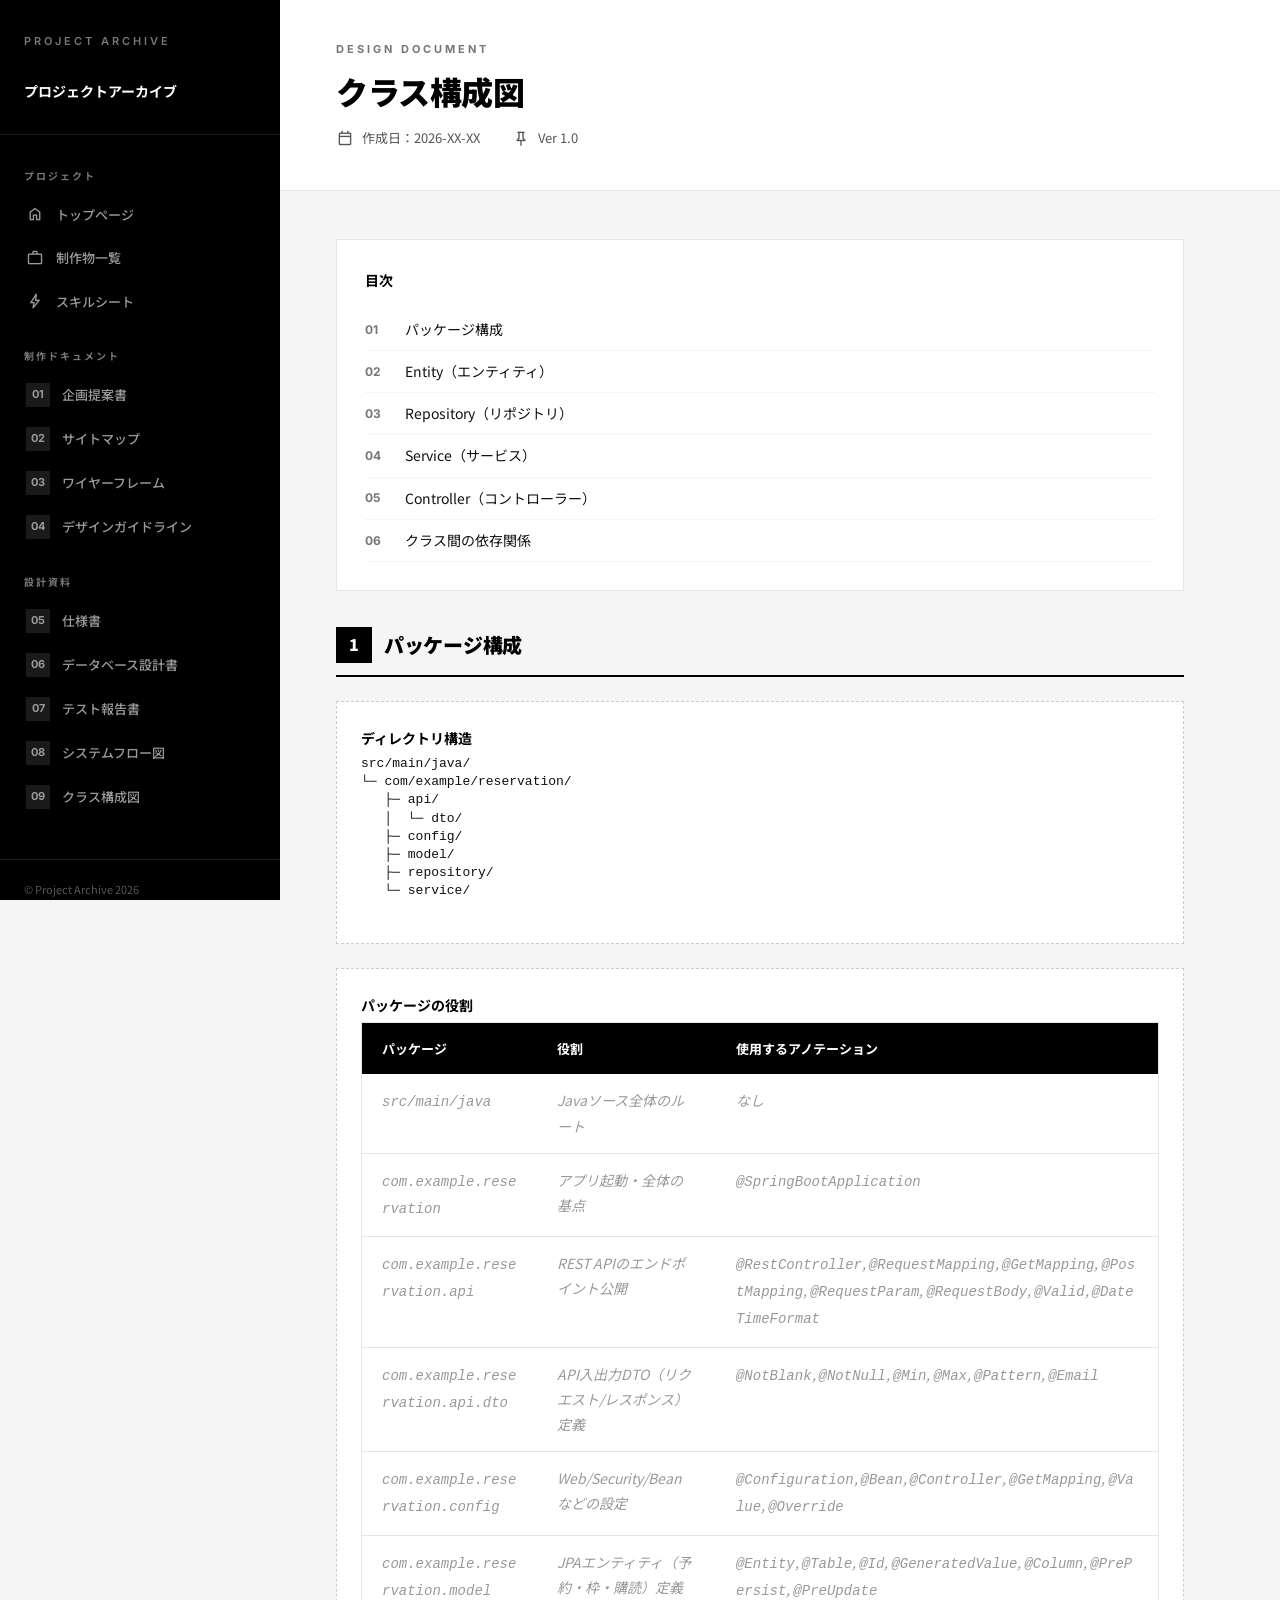
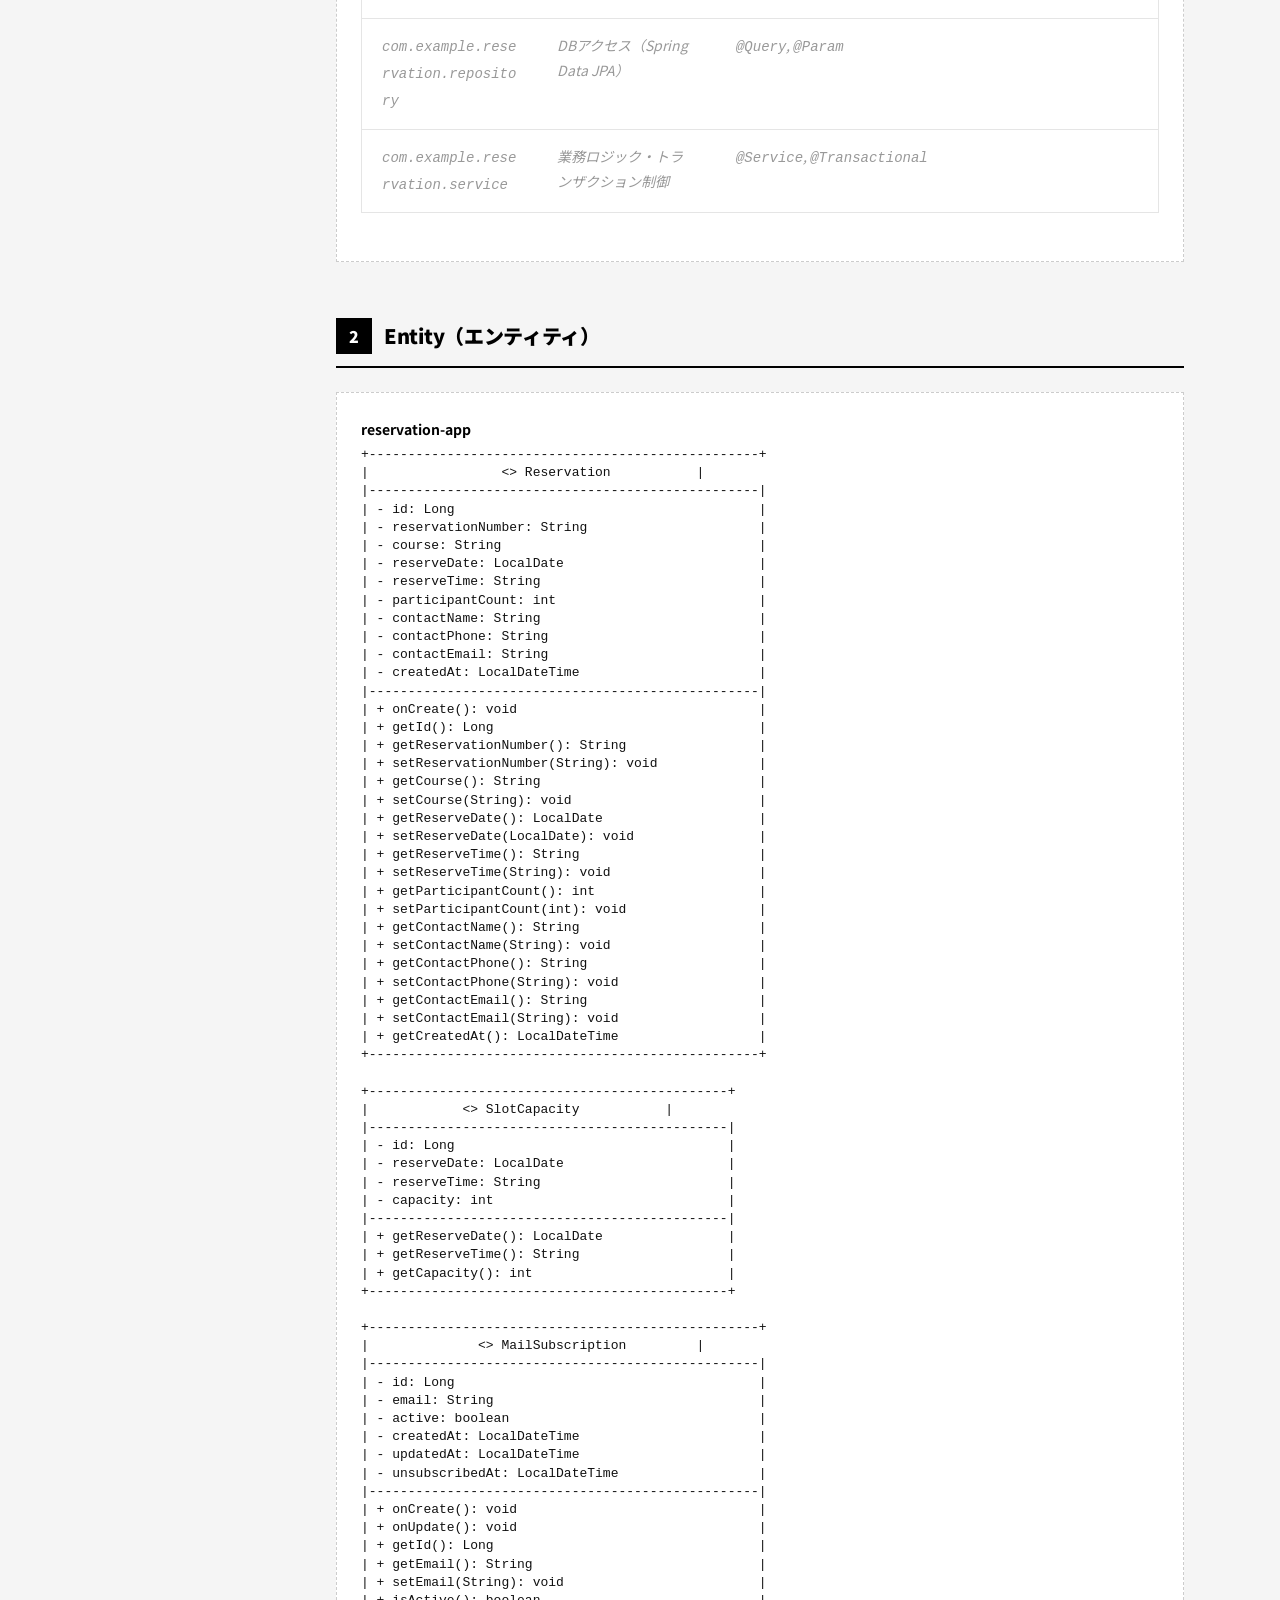
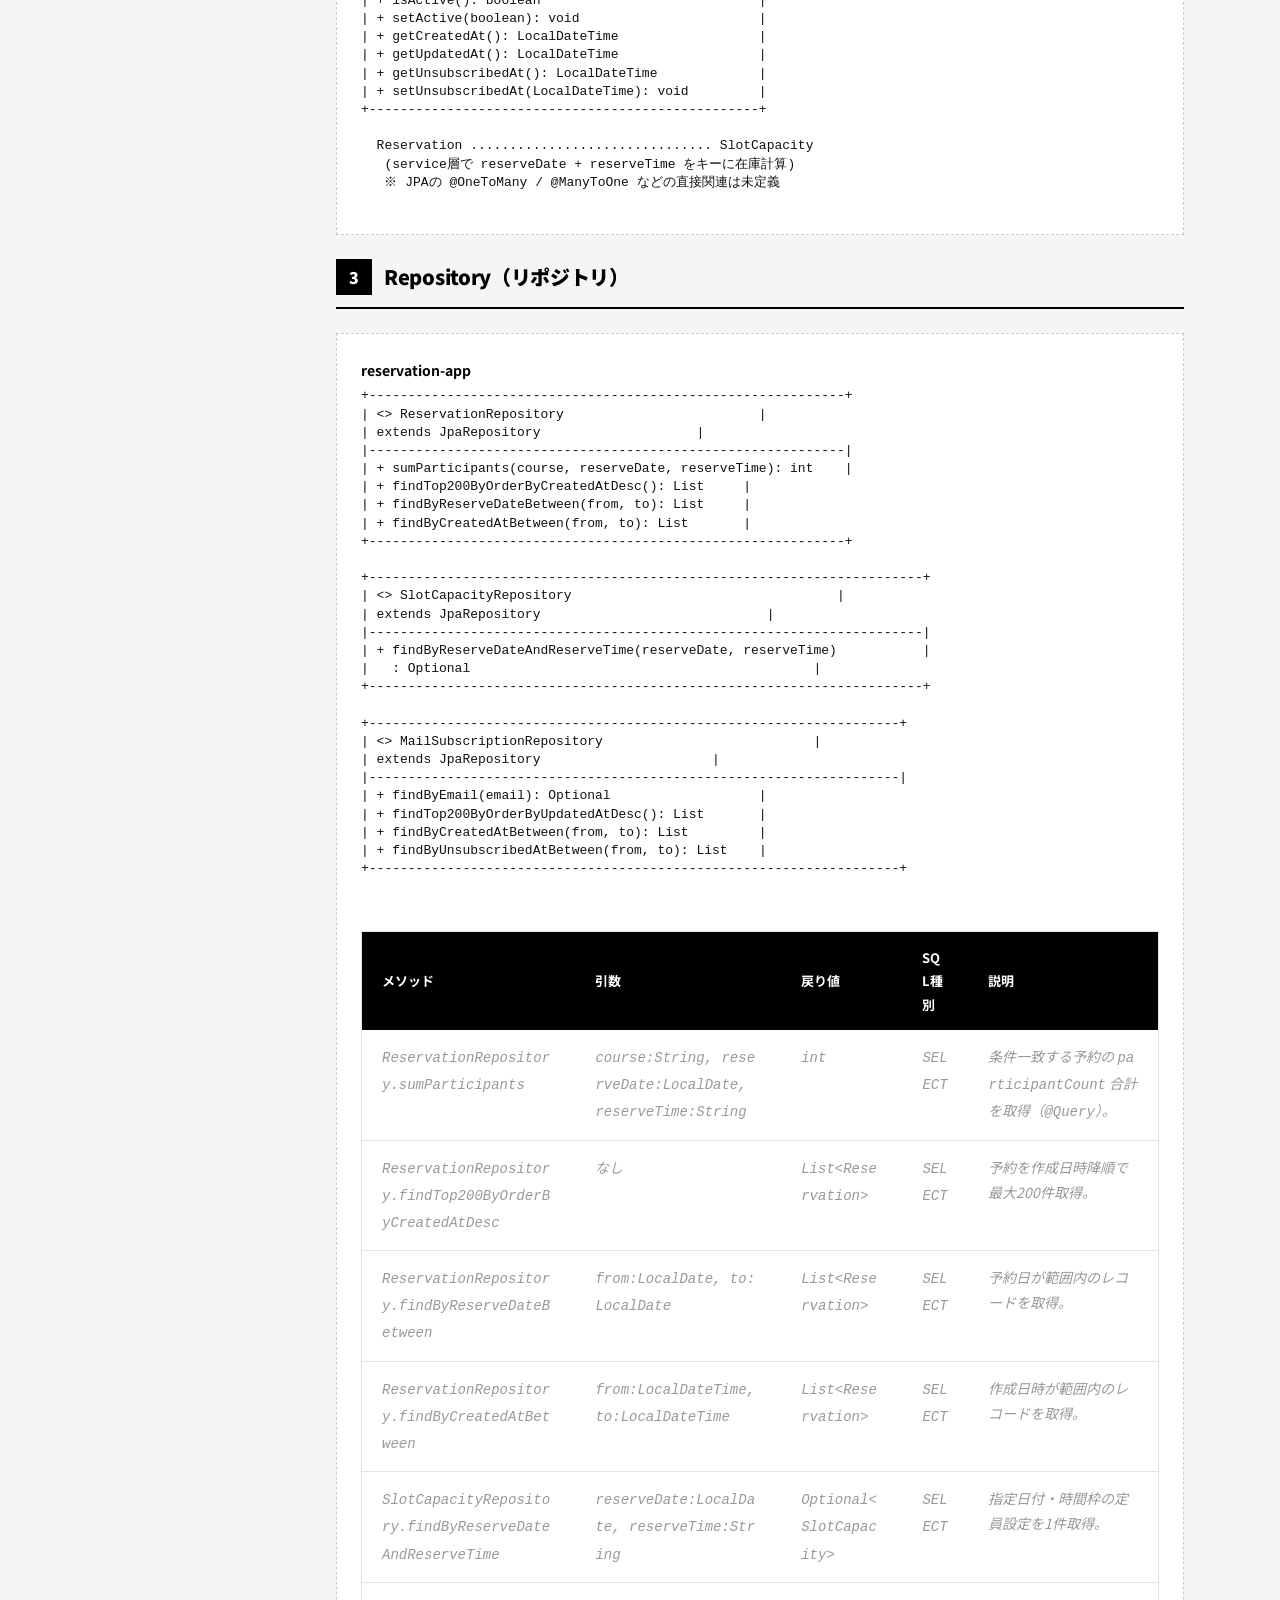
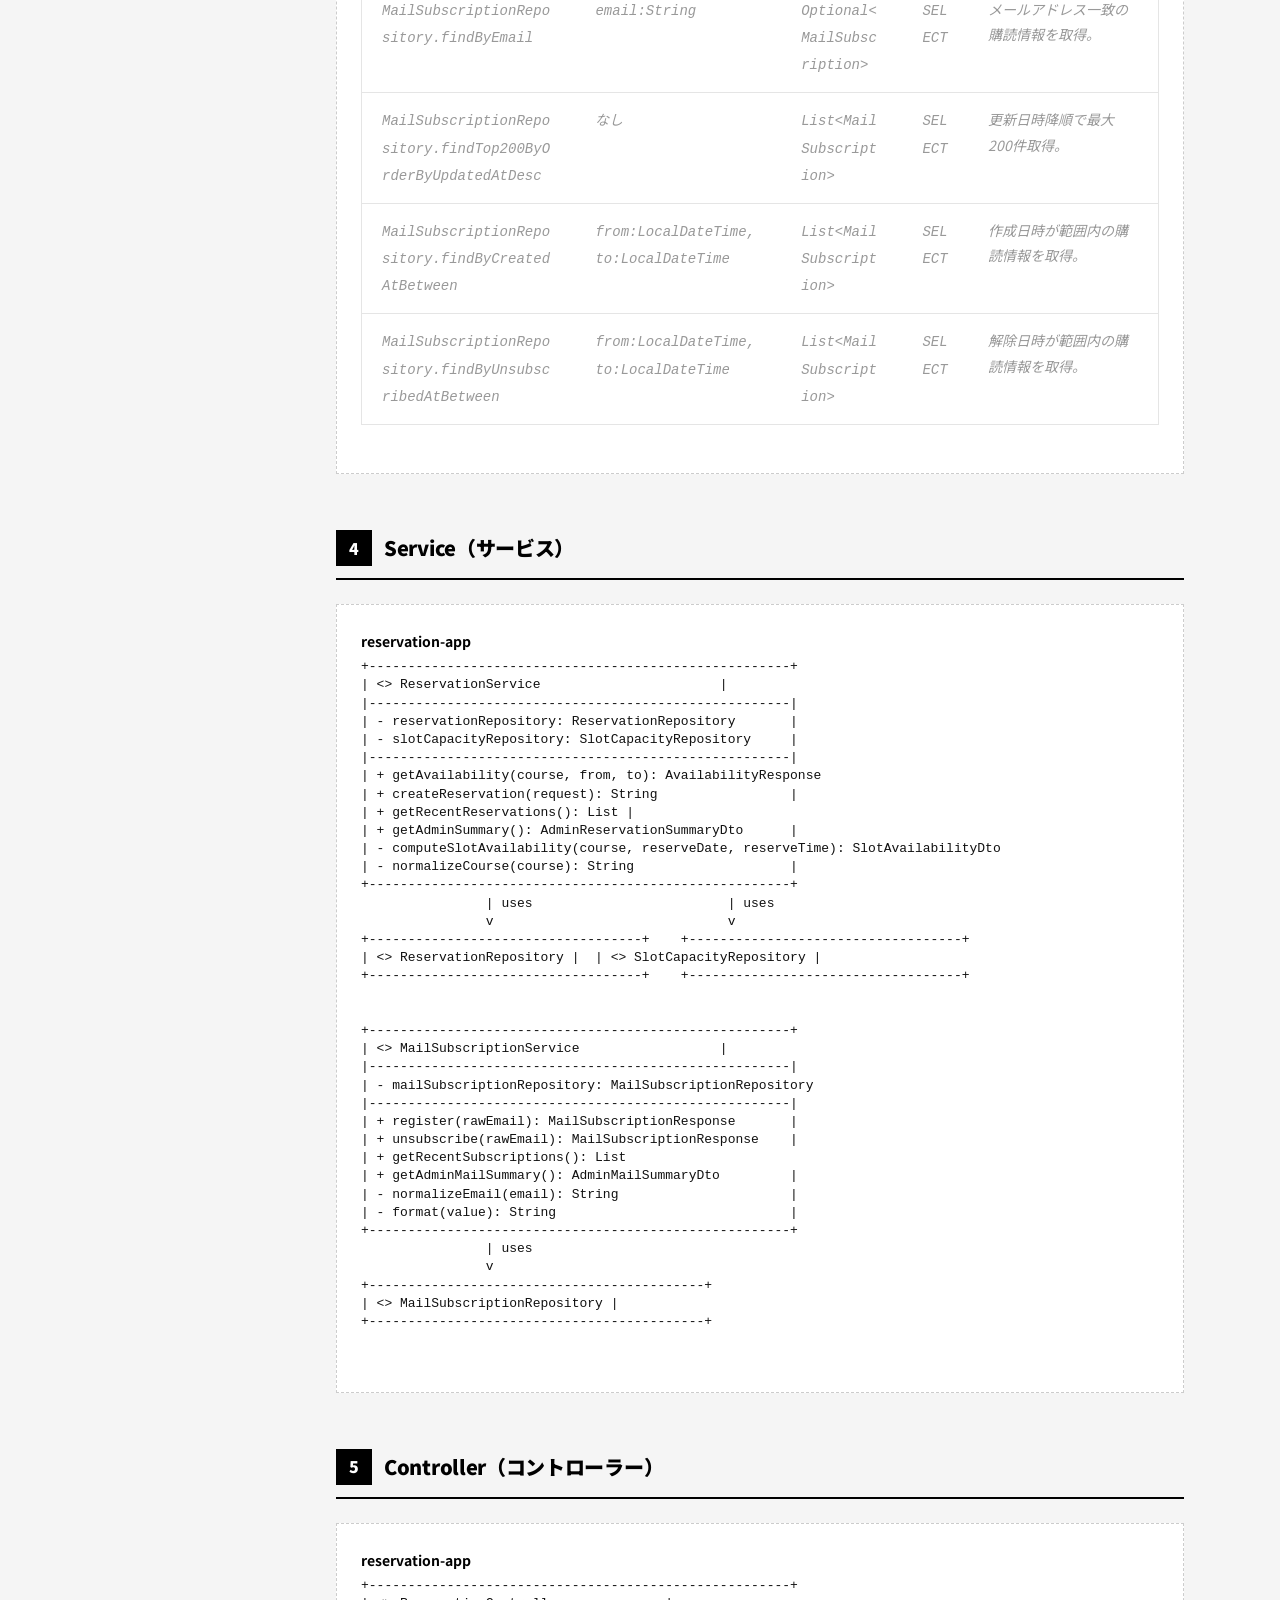
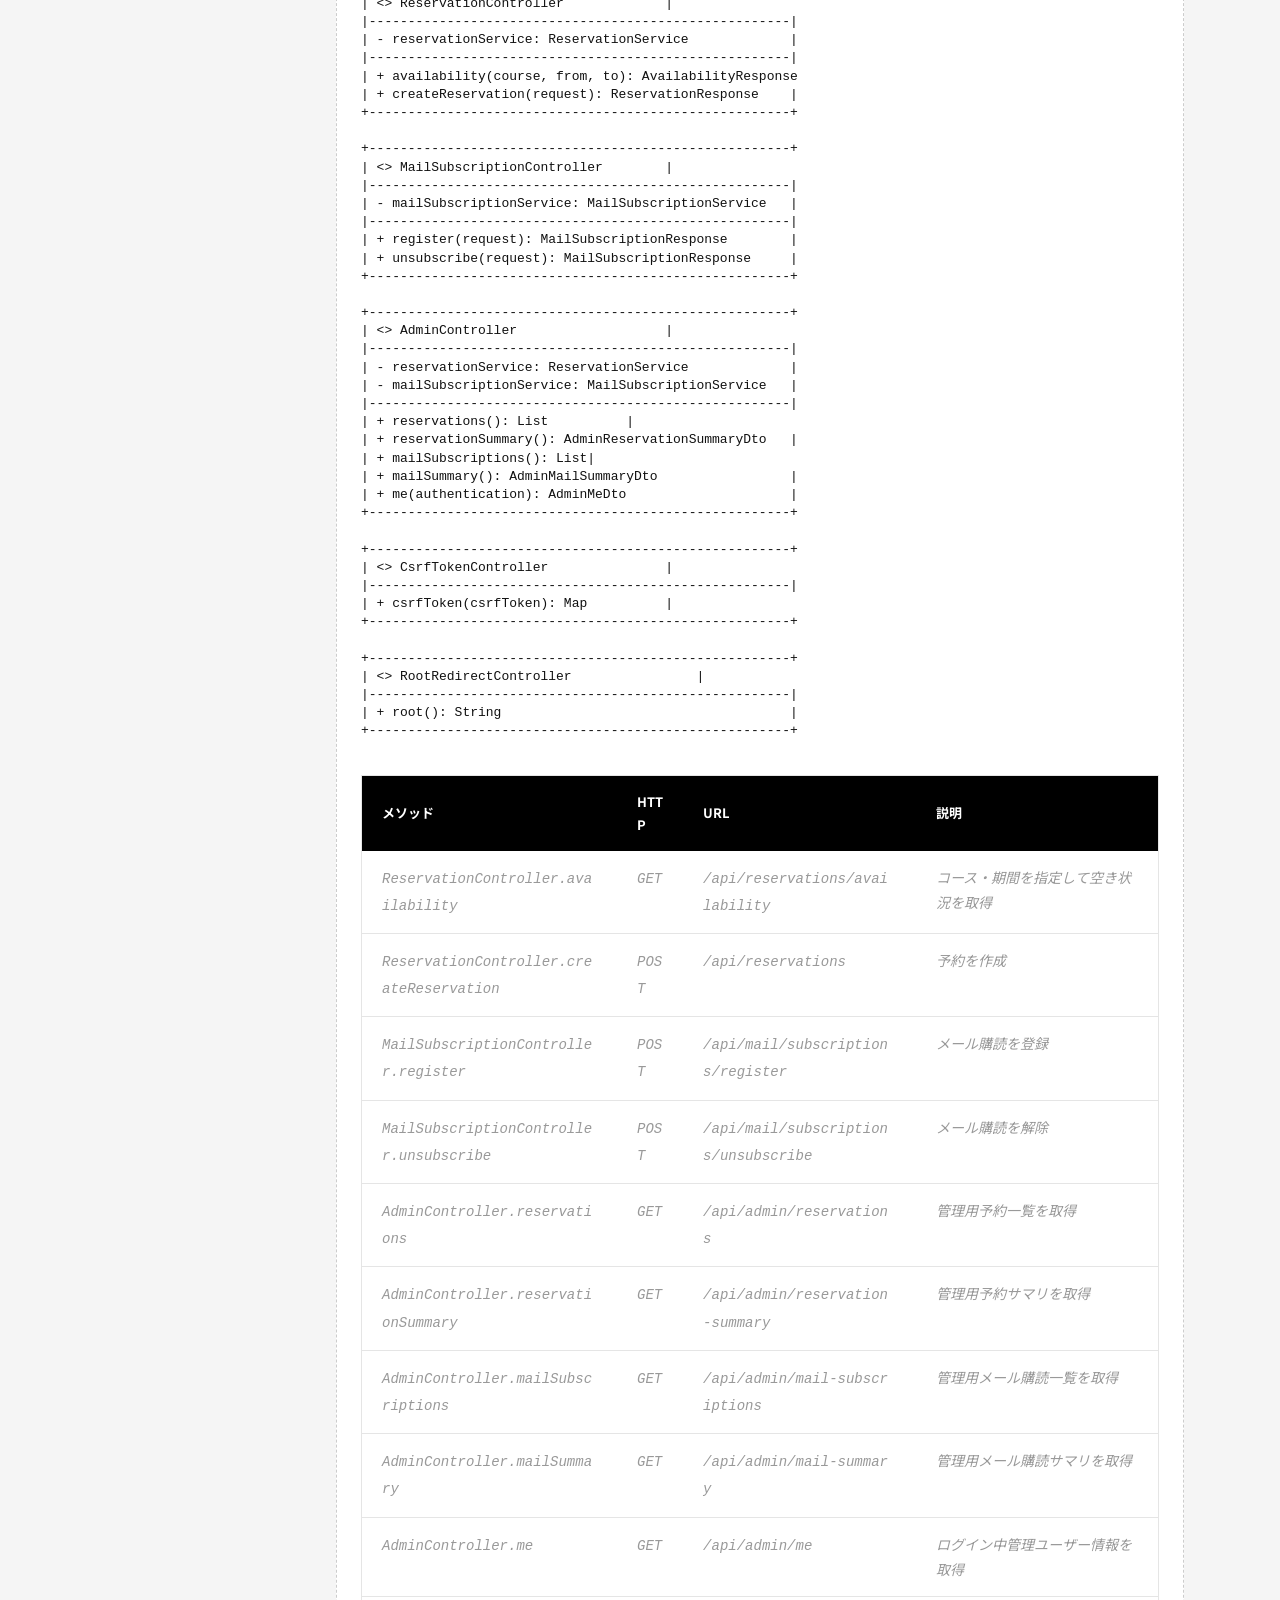
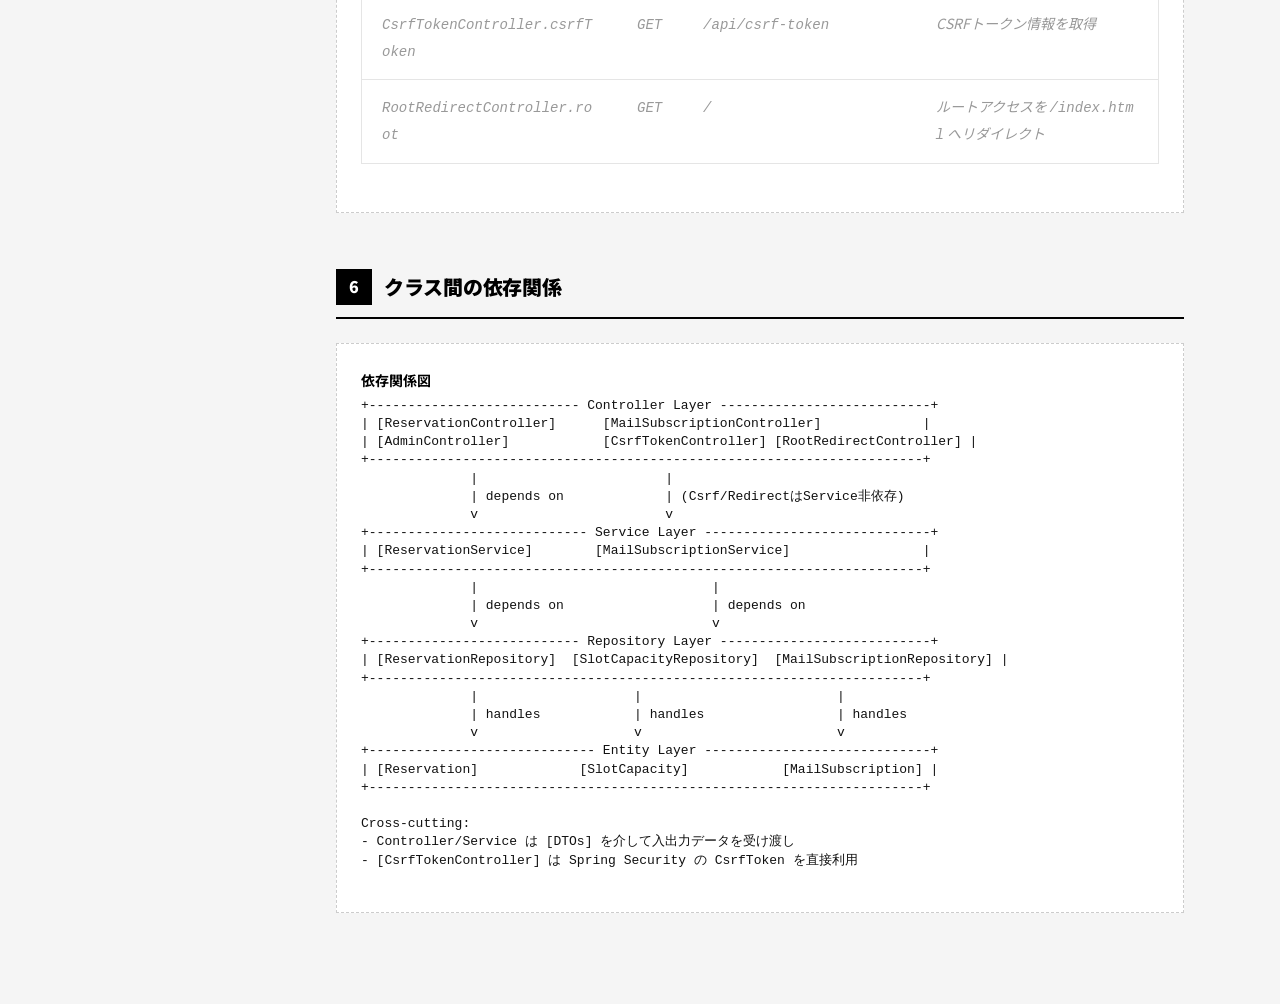
<file: docs/08-class-diagram.html>
<!DOCTYPE html>
<html lang="ja">

<head>
  <meta charset="UTF-8">
  <meta name="viewport" content="width=device-width, initial-scale=1.0">
  <title>クラス構成図 - プロジェクトアーカイブ</title>
  <link rel="stylesheet"
    href="https://fonts.googleapis.com/css2?family=Material+Symbols+Outlined:opsz,wght,FILL,GRAD@20..48,100..700,0..1,-50..200">
  <link rel="stylesheet" href="../css/style.css">
  <style>
    .doc-table td,
    .doc-table th {
      overflow-wrap: anywhere;
      word-break: break-word;
    }

    .doc-table code {
      white-space: normal;
      word-break: break-all;
    }
  </style>
</head>

<body>
  <button class="hamburger" aria-label="メニュー">
    <span></span><span></span><span></span>
  </button>

  <div class="page-wrapper">
    <aside class="sidebar" data-nav-level="design"></aside>

    <main class="main-content">
      <header class="doc-header">
        <div class="doc-category">DESIGN DOCUMENT</div>
        <h1 class="doc-title">クラス構成図</h1>
        <div class="doc-meta">
          <span><span class="material-symbols-outlined icon-sm">calendar_today</span> 作成日：2026-XX-XX</span>
          <span><span class="material-symbols-outlined icon-sm">push_pin</span> Ver 1.0</span>
        </div>
      </header>

      <div class="doc-body">

        <div class="toc">
          <div class="toc-title">目次</div>
          <ol class="toc-list">
            <li><a href="#sec1">パッケージ構成</a></li>
            <li><a href="#sec2">Entity（エンティティ）</a></li>
            <li><a href="#sec3">Repository（リポジトリ）</a></li>
            <li><a href="#sec4">Service（サービス）</a></li>
            <li><a href="#sec5">Controller（コントローラー）</a></li>
            <li><a href="#sec6">クラス間の依存関係</a></li>
          </ol>
        </div>

        <section class="section" id="sec1">
          <h2 class="section-title"><span class="section-icon">1</span> パッケージ構成</h2>

          <div class="fill-block">
            <div class="fill-label">ディレクトリ構造</div>
            <div class="ascii-diagram">
              <pre>
src/main/java/
└─ com/example/reservation/
   ├─ api/
   │  └─ dto/
   ├─ config/
   ├─ model/
   ├─ repository/
   └─ service/
                  </pre>
            </div>
          </div>

          <div class="fill-block">
            <div class="fill-label">パッケージの役割</div>
            <table class="doc-table">
              <thead>
                <tr>
                  <th>パッケージ</th>
                  <th>役割</th>
                  <th>使用するアノテーション</th>
                </tr>
              </thead>
              <tbody>
                <tr class="template-row">
                  <td><code>src/main/java</code></td>
                  <td>Javaソース全体のルート</td>
                  <td>なし</td>
                </tr>
                <tr class="template-row">
                  <td><code>com.example.reservation</code></td>
                  <td>アプリ起動・全体の基点</td>
                  <td><code>@SpringBootApplication</code></td>
                </tr>
                <tr class="template-row">
                  <td><code>com.example.reservation.api</code></td>
                  <td>REST APIのエンドポイント公開</td>
                  <td><code>@RestController</code>, <code>@RequestMapping</code>, <code>@GetMapping</code>,
                    <code>@PostMapping</code>, <code>@RequestParam</code>, <code>@RequestBody</code>,
                    <code>@Valid</code>, <code>@DateTimeFormat</code>
                  </td>
                </tr>
                <tr class="template-row">
                  <td><code>com.example.reservation.api.dto</code></td>
                  <td>API入出力DTO（リクエスト/レスポンス）定義</td>
                  <td><code>@NotBlank</code>, <code>@NotNull</code>, <code>@Min</code>, <code>@Max</code>,
                    <code>@Pattern</code>, <code>@Email</code>
                  </td>
                </tr>
                <tr class="template-row">
                  <td><code>com.example.reservation.config</code></td>
                  <td>Web/Security/Beanなどの設定</td>
                  <td><code>@Configuration</code>, <code>@Bean</code>, <code>@Controller</code>,
                    <code>@GetMapping</code>, <code>@Value</code>, <code>@Override</code>
                  </td>
                </tr>
                <tr class="template-row">
                  <td><code>com.example.reservation.model</code></td>
                  <td>JPAエンティティ（予約・枠・購読）定義</td>
                  <td><code>@Entity</code>, <code>@Table</code>, <code>@Id</code>, <code>@GeneratedValue</code>,
                    <code>@Column</code>, <code>@PrePersist</code>, <code>@PreUpdate</code>
                  </td>
                </tr>
                <tr class="template-row">
                  <td><code>com.example.reservation.repository</code></td>
                  <td>DBアクセス（Spring Data JPA）</td>
                  <td><code>@Query</code>, <code>@Param</code></td>
                </tr>
                <tr class="template-row">
                  <td><code>com.example.reservation.service</code></td>
                  <td>業務ロジック・トランザクション制御</td>
                  <td><code>@Service</code>, <code>@Transactional</code></td>
                </tr>
              </tbody>
            </table>
          </div>
        </section>

        <section class="section" id="sec2">
          <h2 class="section-title"><span class="section-icon">2</span> Entity（エンティティ）</h2>

          <div class="fill-block">
            <div class="fill-label">reservation-app</div>
            <div class="ascii-diagram">
              <pre>
+--------------------------------------------------+
|                 <<Entity>> Reservation           |
|--------------------------------------------------|
| - id: Long                                       |
| - reservationNumber: String                      |
| - course: String                                 |
| - reserveDate: LocalDate                         |
| - reserveTime: String                            |
| - participantCount: int                          |
| - contactName: String                            |
| - contactPhone: String                           |
| - contactEmail: String                           |
| - createdAt: LocalDateTime                       |
|--------------------------------------------------|
| + onCreate(): void                               |
| + getId(): Long                                  |
| + getReservationNumber(): String                 |
| + setReservationNumber(String): void             |
| + getCourse(): String                            |
| + setCourse(String): void                        |
| + getReserveDate(): LocalDate                    |
| + setReserveDate(LocalDate): void                |
| + getReserveTime(): String                       |
| + setReserveTime(String): void                   |
| + getParticipantCount(): int                     |
| + setParticipantCount(int): void                 |
| + getContactName(): String                       |
| + setContactName(String): void                   |
| + getContactPhone(): String                      |
| + setContactPhone(String): void                  |
| + getContactEmail(): String                      |
| + setContactEmail(String): void                  |
| + getCreatedAt(): LocalDateTime                  |
+--------------------------------------------------+

+----------------------------------------------+
|            <<Entity>> SlotCapacity           |
|----------------------------------------------|
| - id: Long                                   |
| - reserveDate: LocalDate                     |
| - reserveTime: String                        |
| - capacity: int                              |
|----------------------------------------------|
| + getReserveDate(): LocalDate                |
| + getReserveTime(): String                   |
| + getCapacity(): int                         |
+----------------------------------------------+

+--------------------------------------------------+
|              <<Entity>> MailSubscription         |
|--------------------------------------------------|
| - id: Long                                       |
| - email: String                                  |
| - active: boolean                                |
| - createdAt: LocalDateTime                       |
| - updatedAt: LocalDateTime                       |
| - unsubscribedAt: LocalDateTime                  |
|--------------------------------------------------|
| + onCreate(): void                               |
| + onUpdate(): void                               |
| + getId(): Long                                  |
| + getEmail(): String                             |
| + setEmail(String): void                         |
| + isActive(): boolean                            |
| + setActive(boolean): void                       |
| + getCreatedAt(): LocalDateTime                  |
| + getUpdatedAt(): LocalDateTime                  |
| + getUnsubscribedAt(): LocalDateTime             |
| + setUnsubscribedAt(LocalDateTime): void         |
+--------------------------------------------------+

  Reservation ............................... SlotCapacity
   (service層で reserveDate + reserveTime をキーに在庫計算)
   ※ JPAの @OneToMany / @ManyToOne などの直接関連は未定義
                </pre>
            </div>
          </div>

          <section class="section" id="sec3">
            <h2 class="section-title"><span class="section-icon">3</span> Repository（リポジトリ）</h2>

            <div class="fill-block">
              <div class="fill-label">reservation-app</div>
              <div class="ascii-diagram">
                <pre>
+-------------------------------------------------------------+
| <<interface>> ReservationRepository                         |
| extends JpaRepository<Reservation, Long>                    |
|-------------------------------------------------------------|
| + sumParticipants(course, reserveDate, reserveTime): int    |
| + findTop200ByOrderByCreatedAtDesc(): List<Reservation>     |
| + findByReserveDateBetween(from, to): List<Reservation>     |
| + findByCreatedAtBetween(from, to): List<Reservation>       |
+-------------------------------------------------------------+

+-----------------------------------------------------------------------+
| <<interface>> SlotCapacityRepository                                  |
| extends JpaRepository<SlotCapacity, Long>                             |
|-----------------------------------------------------------------------|
| + findByReserveDateAndReserveTime(reserveDate, reserveTime)           |
|   : Optional<SlotCapacity>                                            |
+-----------------------------------------------------------------------+

+--------------------------------------------------------------------+
| <<interface>> MailSubscriptionRepository                           |
| extends JpaRepository<MailSubscription, Long>                      |
|--------------------------------------------------------------------|
| + findByEmail(email): Optional<MailSubscription>                   |
| + findTop200ByOrderByUpdatedAtDesc(): List<MailSubscription>       |
| + findByCreatedAtBetween(from, to): List<MailSubscription>         |
| + findByUnsubscribedAtBetween(from, to): List<MailSubscription>    |
+--------------------------------------------------------------------+

                </pre>
              </div>
              <div style="margin-top: 16px;">
                <table class="doc-table">
                  <thead>
                    <tr>
                      <th>メソッド</th>
                      <th>引数</th>
                      <th>戻り値</th>
                      <th>SQL種別</th>
                      <th>説明</th>
                    </tr>
                  </thead>
                  <tbody>
                    <tr class="template-row">
                      <td><code>ReservationRepository.sumParticipants</code></td>
                      <td><code>course:String, reserveDate:LocalDate, reserveTime:String</code></td>
                      <td><code>int</code></td>
                      <td><code>SELECT</code></td>
                      <td>条件一致する予約の <code>participantCount</code> 合計を取得（<code>@Query</code>）。</td>
                    </tr>
                    <tr class="template-row">
                      <td><code>ReservationRepository.findTop200ByOrderByCreatedAtDesc</code></td>
                      <td>なし</td>
                      <td><code>List&lt;Reservation&gt;</code></td>
                      <td><code>SELECT</code></td>
                      <td>予約を作成日時降順で最大200件取得。</td>
                    </tr>
                    <tr class="template-row">
                      <td><code>ReservationRepository.findByReserveDateBetween</code></td>
                      <td><code>from:LocalDate, to:LocalDate</code></td>
                      <td><code>List&lt;Reservation&gt;</code></td>
                      <td><code>SELECT</code></td>
                      <td>予約日が範囲内のレコードを取得。</td>
                    </tr>
                    <tr class="template-row">
                      <td><code>ReservationRepository.findByCreatedAtBetween</code></td>
                      <td><code>from:LocalDateTime, to:LocalDateTime</code></td>
                      <td><code>List&lt;Reservation&gt;</code></td>
                      <td><code>SELECT</code></td>
                      <td>作成日時が範囲内のレコードを取得。</td>
                    </tr>
                    <tr class="template-row">
                      <td><code>SlotCapacityRepository.findByReserveDateAndReserveTime</code></td>
                      <td><code>reserveDate:LocalDate, reserveTime:String</code></td>
                      <td><code>Optional&lt;SlotCapacity&gt;</code></td>
                      <td><code>SELECT</code></td>
                      <td>指定日付・時間枠の定員設定を1件取得。</td>
                    </tr>
                    <tr class="template-row">
                      <td><code>MailSubscriptionRepository.findByEmail</code></td>
                      <td><code>email:String</code></td>
                      <td><code>Optional&lt;MailSubscription&gt;</code></td>
                      <td><code>SELECT</code></td>
                      <td>メールアドレス一致の購読情報を取得。</td>
                    </tr>
                    <tr class="template-row">
                      <td><code>MailSubscriptionRepository.findTop200ByOrderByUpdatedAtDesc</code></td>
                      <td>なし</td>
                      <td><code>List&lt;MailSubscription&gt;</code></td>
                      <td><code>SELECT</code></td>
                      <td>更新日時降順で最大200件取得。</td>
                    </tr>
                    <tr class="template-row">
                      <td><code>MailSubscriptionRepository.findByCreatedAtBetween</code></td>
                      <td><code>from:LocalDateTime, to:LocalDateTime</code></td>
                      <td><code>List&lt;MailSubscription&gt;</code></td>
                      <td><code>SELECT</code></td>
                      <td>作成日時が範囲内の購読情報を取得。</td>
                    </tr>
                    <tr class="template-row">
                      <td><code>MailSubscriptionRepository.findByUnsubscribedAtBetween</code></td>
                      <td><code>from:LocalDateTime, to:LocalDateTime</code></td>
                      <td><code>List&lt;MailSubscription&gt;</code></td>
                      <td><code>SELECT</code></td>
                      <td>解除日時が範囲内の購読情報を取得。</td>
                    </tr>
                  </tbody>
                </table>
              </div>
            </div>
          </section>

          <section class="section" id="sec4">
            <h2 class="section-title"><span class="section-icon">4</span> Service（サービス）</h2>

            <div class="fill-block">
              <div class="fill-label">reservation-app</div>
              <div class="ascii-diagram">
                <pre>
+------------------------------------------------------+
| <<Service>> ReservationService                       |
|------------------------------------------------------|
| - reservationRepository: ReservationRepository       |
| - slotCapacityRepository: SlotCapacityRepository     |
|------------------------------------------------------|
| + getAvailability(course, from, to): AvailabilityResponse
| + createReservation(request): String                 |
| + getRecentReservations(): List<AdminReservationDto> |
| + getAdminSummary(): AdminReservationSummaryDto      |
| - computeSlotAvailability(course, reserveDate, reserveTime): SlotAvailabilityDto
| - normalizeCourse(course): String                    |
+------------------------------------------------------+
                | uses                         | uses
                v                              v
+-----------------------------------+    +-----------------------------------+
| <<Repository>> ReservationRepository |  | <<Repository>> SlotCapacityRepository |
+-----------------------------------+    +-----------------------------------+


+------------------------------------------------------+
| <<Service>> MailSubscriptionService                  |
|------------------------------------------------------|
| - mailSubscriptionRepository: MailSubscriptionRepository
|------------------------------------------------------|
| + register(rawEmail): MailSubscriptionResponse       |
| + unsubscribe(rawEmail): MailSubscriptionResponse    |
| + getRecentSubscriptions(): List<AdminMailSubscriptionDto>
| + getAdminMailSummary(): AdminMailSummaryDto         |
| - normalizeEmail(email): String                      |
| - format(value): String                              |
+------------------------------------------------------+
                | uses
                v
+-------------------------------------------+
| <<Repository>> MailSubscriptionRepository |
+-------------------------------------------+

                </pre>
              </div>
            </div>
          </section>

          <section class="section" id="sec5">
            <h2 class="section-title"><span class="section-icon">5</span> Controller（コントローラー）</h2>

            <div class="fill-block">
              <div class="fill-label">reservation-app</div>
              <div class="ascii-diagram">
                <pre>
+------------------------------------------------------+
| <<RestController>> ReservationController             |
|------------------------------------------------------|
| - reservationService: ReservationService             |
|------------------------------------------------------|
| + availability(course, from, to): AvailabilityResponse
| + createReservation(request): ReservationResponse    |
+------------------------------------------------------+

+------------------------------------------------------+
| <<RestController>> MailSubscriptionController        |
|------------------------------------------------------|
| - mailSubscriptionService: MailSubscriptionService   |
|------------------------------------------------------|
| + register(request): MailSubscriptionResponse        |
| + unsubscribe(request): MailSubscriptionResponse     |
+------------------------------------------------------+

+------------------------------------------------------+
| <<RestController>> AdminController                   |
|------------------------------------------------------|
| - reservationService: ReservationService             |
| - mailSubscriptionService: MailSubscriptionService   |
|------------------------------------------------------|
| + reservations(): List<AdminReservationDto>          |
| + reservationSummary(): AdminReservationSummaryDto   |
| + mailSubscriptions(): List<AdminMailSubscriptionDto>|
| + mailSummary(): AdminMailSummaryDto                 |
| + me(authentication): AdminMeDto                     |
+------------------------------------------------------+

+------------------------------------------------------+
| <<RestController>> CsrfTokenController               |
|------------------------------------------------------|
| + csrfToken(csrfToken): Map<String, String>          |
+------------------------------------------------------+

+------------------------------------------------------+
| <<Controller>> RootRedirectController                |
|------------------------------------------------------|
| + root(): String                                     |
+------------------------------------------------------+
                </pre>
              </div>
              <div style="margin-top: 16px;">
                <table class="doc-table">
                  <thead>
                    <tr>
                      <th>メソッド</th>
                      <th>HTTP</th>
                      <th>URL</th>
                      <th>説明</th>
                    </tr>
                  </thead>
                  <tbody>
                    <tr class="template-row">
                      <td><code>ReservationController.availability</code></td>
                      <td><code>GET</code></td>
                      <td><code>/api/reservations/availability</code></td>
                      <td>コース・期間を指定して空き状況を取得</td>
                    </tr>
                    <tr class="template-row">
                      <td><code>ReservationController.createReservation</code></td>
                      <td><code>POST</code></td>
                      <td><code>/api/reservations</code></td>
                      <td>予約を作成</td>
                    </tr>
                    <tr class="template-row">
                      <td><code>MailSubscriptionController.register</code></td>
                      <td><code>POST</code></td>
                      <td><code>/api/mail/subscriptions/register</code></td>
                      <td>メール購読を登録</td>
                    </tr>
                    <tr class="template-row">
                      <td><code>MailSubscriptionController.unsubscribe</code></td>
                      <td><code>POST</code></td>
                      <td><code>/api/mail/subscriptions/unsubscribe</code></td>
                      <td>メール購読を解除</td>
                    </tr>
                    <tr class="template-row">
                      <td><code>AdminController.reservations</code></td>
                      <td><code>GET</code></td>
                      <td><code>/api/admin/reservations</code></td>
                      <td>管理用予約一覧を取得</td>
                    </tr>
                    <tr class="template-row">
                      <td><code>AdminController.reservationSummary</code></td>
                      <td><code>GET</code></td>
                      <td><code>/api/admin/reservation-summary</code></td>
                      <td>管理用予約サマリを取得</td>
                    </tr>
                    <tr class="template-row">
                      <td><code>AdminController.mailSubscriptions</code></td>
                      <td><code>GET</code></td>
                      <td><code>/api/admin/mail-subscriptions</code></td>
                      <td>管理用メール購読一覧を取得</td>
                    </tr>
                    <tr class="template-row">
                      <td><code>AdminController.mailSummary</code></td>
                      <td><code>GET</code></td>
                      <td><code>/api/admin/mail-summary</code></td>
                      <td>管理用メール購読サマリを取得</td>
                    </tr>
                    <tr class="template-row">
                      <td><code>AdminController.me</code></td>
                      <td><code>GET</code></td>
                      <td><code>/api/admin/me</code></td>
                      <td>ログイン中管理ユーザー情報を取得</td>
                    </tr>
                    <tr class="template-row">
                      <td><code>CsrfTokenController.csrfToken</code></td>
                      <td><code>GET</code></td>
                      <td><code>/api/csrf-token</code></td>
                      <td>CSRFトークン情報を取得</td>
                    </tr>
                    <tr class="template-row">
                      <td><code>RootRedirectController.root</code></td>
                      <td><code>GET</code></td>
                      <td><code>/</code></td>
                      <td>ルートアクセスを <code>/index.html</code> へリダイレクト</td>
                    </tr>
                  </tbody>
                </table>
              </div>
            </div>
          </section>

          <section class="section" id="sec6">
            <h2 class="section-title"><span class="section-icon">6</span> クラス間の依存関係</h2>

            <div class="fill-block">
              <div class="fill-label">依存関係図</div>
              <div class="ascii-diagram">
                <pre>
+--------------------------- Controller Layer ---------------------------+
| [ReservationController]      [MailSubscriptionController]             |
| [AdminController]            [CsrfTokenController] [RootRedirectController] |
+-----------------------------------------------------------------------+
              |                        |
              | depends on             | (Csrf/RedirectはService非依存)
              v                        v
+---------------------------- Service Layer -----------------------------+
| [ReservationService]        [MailSubscriptionService]                 |
+-----------------------------------------------------------------------+
              |                              |
              | depends on                   | depends on
              v                              v
+--------------------------- Repository Layer ---------------------------+
| [ReservationRepository]  [SlotCapacityRepository]  [MailSubscriptionRepository] |
+-----------------------------------------------------------------------+
              |                    |                         |
              | handles            | handles                 | handles
              v                    v                         v
+----------------------------- Entity Layer -----------------------------+
| [Reservation]             [SlotCapacity]            [MailSubscription] |
+-----------------------------------------------------------------------+

Cross-cutting:
- Controller/Service は [DTOs] を介して入出力データを受け渡し
- [CsrfTokenController] は Spring Security の CsrfToken を直接利用
                </pre>
              </div>
            </div>


          </section>

      </div>
    </main>
  </div>

  <script src="../js/main.js"></script>
</body>

</html>
</file>
<file: css/style.css>
/* ============================================================
    プロジェクトアーカイブテンプレート 共通CSS
    Modern Simple Design - Black, White, Gray
   ============================================================ */

@import url('https://fonts.googleapis.com/css2?family=Noto+Sans+JP:wght@300;400;500;700;900&family=Inter:wght@400;500;600;700;800&display=swap');

/* --- CSS Variables --- */
:root {
  --black: #000000;
  --gray-900: #111111;
  --gray-800: #1a1a1a;
  --gray-700: #333333;
  --gray-600: #555555;
  --gray-500: #777777;
  --gray-400: #999999;
  --gray-300: #cccccc;
  --gray-200: #e5e5e5;
  --gray-100: #f5f5f5;
  --white: #ffffff;
  --text: var(--gray-900);
  --text-light: var(--gray-600);
  --text-muted: var(--gray-400);
  --bg: var(--white);
  --bg-gray: var(--gray-100);
  --border: var(--gray-200);
  --border-dark: var(--gray-300);
  --font-ja: 'Noto Sans JP', sans-serif;
  --font-en: 'Inter', sans-serif;
  --sidebar-width: 280px;
}

/* --- Reset & Base --- */
*, *::before, *::after { box-sizing: border-box; margin: 0; padding: 0; }

html { font-size: 16px; scroll-behavior: smooth; }

body {
  font-family: var(--font-ja);
  color: var(--text);
  background: var(--bg-gray);
  line-height: 1.8;
  -webkit-font-smoothing: antialiased;
}

img { max-width: 100%; height: auto; }
a { color: var(--gray-700); text-decoration: none; transition: color 0.2s; }
a:hover { color: var(--black); }
p + p { margin-top: 0.5em; }

/* --- Layout --- */
.page-wrapper {
  display: flex;
  min-height: 100vh;
}

/* --- Sidebar --- */
.sidebar {
  position: fixed;
  top: 0;
  left: 0;
  width: var(--sidebar-width);
  height: 100vh;
  background: var(--black);
  color: var(--white);
  overflow-y: auto;
  z-index: 100;
  display: flex;
  flex-direction: column;
}

.sidebar-header {
  padding: 32px 24px;
  border-bottom: 1px solid var(--gray-800);
}

.sidebar-header .logo {
  font-family: var(--font-en);
  font-size: 11px;
  font-weight: 600;
  letter-spacing: 3px;
  text-transform: uppercase;
  color: var(--gray-500);
  margin-bottom: 8px;
}

.sidebar-header .project-name {
  font-size: 14px;
  font-weight: 700;
  line-height: 1.5;
  color: var(--white);
}

.sidebar-nav {
  flex: 1;
  padding: 24px 0;
}

.sidebar-nav .nav-group {
  margin-bottom: 16px;
}

.sidebar-nav .nav-group-title {
  font-size: 10px;
  font-weight: 700;
  letter-spacing: 2px;
  text-transform: uppercase;
  color: var(--gray-500);
  padding: 8px 24px 8px;
}

.sidebar-nav a {
  display: flex;
  align-items: center;
  gap: 12px;
  padding: 10px 24px;
  color: var(--gray-400);
  font-size: 13px;
  font-weight: 500;
  transition: all 0.15s;
  border-left: 2px solid transparent;
}

.sidebar-nav a:hover {
  color: var(--white);
  background: var(--gray-900);
}

.sidebar-nav a.active {
  color: var(--white);
  background: var(--gray-900);
  border-left-color: var(--white);
}

.sidebar-nav .nav-number {
  display: inline-flex;
  align-items: center;
  justify-content: center;
  width: 24px;
  height: 24px;
  background: var(--gray-800);
  font-family: var(--font-en);
  font-size: 11px;
  font-weight: 700;
  flex-shrink: 0;
}

.sidebar-footer {
  padding: 20px 24px;
  border-top: 1px solid var(--gray-800);
  font-size: 11px;
  color: var(--gray-600);
}

/* --- Main Content --- */
.main-content {
  flex: 1;
  margin-left: var(--sidebar-width);
  min-width: 0;
}

/* --- Document Header --- */
.doc-header {
  background: var(--white);
  border-bottom: 1px solid var(--border);
  padding: 40px 56px;
}

.doc-header .doc-category {
  font-family: var(--font-en);
  font-size: 11px;
  font-weight: 700;
  letter-spacing: 3px;
  text-transform: uppercase;
  color: var(--gray-500);
  margin-bottom: 12px;
}

.doc-header .doc-title {
  font-size: 32px;
  font-weight: 900;
  line-height: 1.2;
  color: var(--black);
  margin-bottom: 16px;
  letter-spacing: -0.5px;
}

.doc-header .doc-meta {
  display: flex;
  gap: 32px;
  font-size: 13px;
  color: var(--text-light);
}

.doc-header .doc-meta span {
  display: flex;
  align-items: center;
  gap: 8px;
}

/* --- Document Body --- */
.doc-body {
  padding: 48px 56px 96px;
  max-width: 960px;
}

/* --- Section --- */
.section {
  margin-bottom: 56px;
}

.section-title {
  font-size: 20px;
  font-weight: 900;
  color: var(--black);
  margin-bottom: 24px;
  padding-bottom: 12px;
  border-bottom: 2px solid var(--black);
  display: flex;
  align-items: center;
  gap: 12px;
  letter-spacing: -0.3px;
}

.section-title .section-icon {
  display: inline-flex;
  align-items: center;
  justify-content: center;
  width: 36px;
  height: 36px;
  background: var(--black);
  color: var(--white);
  font-size: 16px;
  flex-shrink: 0;
}

.subsection {
  margin-bottom: 36px;
}

.subsection-title {
  font-size: 16px;
  font-weight: 700;
  color: var(--text);
  margin-bottom: 16px;
  padding-left: 16px;
  border-left: 3px solid var(--black);
}

/* --- Fill Block (Template Input Area) --- */
.fill-block {
  background: var(--white);
  border: 1px dashed var(--gray-300);
  padding: 24px;
  margin-bottom: 24px;
  transition: border-color 0.2s;
}

.fill-block:hover {
  border-color: var(--gray-500);
}

.fill-block.completed {
  border-style: solid;
  border-color: var(--gray-700);
  background: var(--gray-100);
}

.fill-label {
  font-size: 14px;
  font-weight: 700;
  color: var(--black);
  margin-bottom: 4px;
  display: flex;
  align-items: center;
  gap: 8px;
}

.fill-label .required {
  font-size: 10px;
  font-weight: 700;
  color: var(--white);
  background: var(--black);
  padding: 2px 8px;
}

.fill-label .optional {
  font-size: 10px;
  font-weight: 700;
  color: var(--white);
  background: var(--gray-500);
  padding: 2px 8px;
}

.fill-block p {
  font-size: 14px;
  font-weight: 400;
}

.fill-hint {
  font-size: 13px;
  color: var(--text-light);
  margin-bottom: 12px;
  line-height: 1.6;
}

.fill-content {
  background: var(--gray-100);
  border: 1px solid var(--border);
  padding: 16px 20px;
  min-height: 48px;
  font-size: 14px;
  line-height: 1.7;
  color: var(--text-muted);
}

.fill-content p {
  margin-bottom: 8px;
}

.fill-content p:last-child {
  margin-bottom: 0;
}

/* Align server-side scope list with paragraph left edge */
.app-scope-list {
  margin: 0;
  padding-left: 0;
  list-style-position: inside;
  font-size: 14px;
  font-weight: 400;
}

.app-scope-list > li {
  margin-bottom: 8px;
}

.app-scope-list > li > ul {
  margin: 4px 0 0;
  padding-left: 1.5em;
}

.ascii-diagram {
  overflow-x: auto;
}

.ascii-diagram pre {
  font-family: 'Courier New', Courier, monospace;
  white-space: pre;
  font-size: 13px;
  line-height: 1.4;
  margin: 0;
  overflow-x: auto;
}

.code-block {
  overflow-x: auto;
}

.code-block pre {
  font-family: 'Courier New', Courier, monospace;
  white-space: pre;
  font-size: 13px;
  line-height: 1.6;
  margin: 0;
  overflow-x: auto;
}

.code-block .comment {
  color: #6a9955;
}

.code-block .keyword {
  color: #569cd6;
  font-weight: bold;
}

/* --- Prompt Box (Gemini Style) --- */
.prompt-box {
  background: linear-gradient(135deg, #4285F4 0%, #9B72CB 50%, #D96570 100%);
  border: none;
  padding: 24px;
  margin-top: 16px;
  font-size: 13px;
  color: white;
}

.prompt-box .prompt-title {
  font-weight: 700;
  color: white;
  margin-bottom: 12px;
  display: flex;
  align-items: center;
  gap: 8px;
  font-size: 12px;
  letter-spacing: 1px;
  text-transform: uppercase;
}

.prompt-box .prompt-text {
  background: rgba(0, 0, 0, 0.35);
  border: none;
  padding: 18px 20px;
  font-size: 13px;
  color: white;
  line-height: 1.8;
  white-space: pre-wrap;
  margin-top: 8px;
  cursor: pointer;
  transition: background 0.2s;
}

.prompt-box .prompt-text:hover {
  background: rgba(0, 0, 0, 0.45);
}

.prompt-box .prompt-note {
  font-size: 12px;
  color: rgba(255, 255, 255, 0.8);
  margin-top: 12px;
}

/* --- Table --- */
.doc-table {
  width: 100%;
  border-collapse: collapse;
  font-size: 14px;
  margin-bottom: 24px;
  background: var(--white);
  border: 1px solid var(--border);
}

.doc-table thead th {
  background: var(--black);
  color: var(--white);
  font-weight: 700;
  padding: 14px 20px;
  text-align: left;
  font-size: 13px;
}

.doc-table tbody td {
  padding: 14px 20px;
  border-bottom: 1px solid var(--border);
  vertical-align: top;
}

.doc-table tbody tr:last-child td {
  border-bottom: none;
}

.doc-table tbody tr:hover {
  background: var(--gray-100);
}

/* template row */
.doc-table .template-row td {
  color: var(--text-muted);
  font-style: italic;
}

/* --- Status Badge --- */
.badge {
  display: inline-flex;
  align-items: center;
  padding: 4px 12px;
  font-size: 11px;
  font-weight: 700;
}

.badge-must { background: var(--black); color: var(--white); }
.badge-should { background: var(--gray-600); color: var(--white); }
.badge-could { background: var(--gray-300); color: var(--gray-700); }

/* --- Card Grid --- */
.card-grid {
  display: grid;
  grid-template-columns: repeat(auto-fill, minmax(280px, 1fr));
  gap: 24px;
  margin-bottom: 24px;
}

.card {
  background: var(--white);
  border: 1px solid var(--border);
  padding: 28px;
  font-size: 14px;
  transition: border-color 0.2s, transform 0.2s;
}

.card:hover {
  border-color: var(--gray-500);
  transform: translateY(-2px);
}

.card-title {
  font-size: 16px;
  font-weight: 700;
  color: var(--black);
  margin-bottom: 10px;
}

.card-text {
  font-size: 13px;
  color: var(--text-light);
  line-height: 1.7;
}

/* --- Info Box --- */
.info-box {
  padding: 20px 24px;
  margin-bottom: 24px;
  font-size: 14px;
  border-left: 3px solid var(--black);
  background: var(--gray-100);
}

.info-box.info { border-left-color: var(--gray-700); }
.info-box.success { border-left-color: var(--gray-500); background: var(--gray-100); }
.info-box.warning { border-left-color: var(--gray-400); background: var(--gray-100); }
.info-box.danger { border-left-color: var(--black); background: var(--gray-100); }

.info-box strong {
  display: block;
  margin-bottom: 6px;
}

/* --- External Link Box (fill-block style) --- */
.external-link-box {
  background: var(--white);
  border: 1px dashed var(--gray-300);
  padding: 24px;
  margin-bottom: 24px;
  transition: border-color 0.2s;
}

.external-link-box:hover {
  border-color: var(--gray-500);
}

.external-link-box .external-link-box-title {
  font-size: 14px;
  font-weight: 700;
  color: var(--black);
  margin-bottom: 4px;
  display: flex;
  align-items: center;
  gap: 8px;
}

.external-link-box .external-link-box-title .material-symbols-outlined {
  font-size: 18px;
  color: var(--gray-500);
}

.external-link-box .external-link-box-desc {
  font-size: 13px;
  color: var(--text-light);
  margin-bottom: 12px;
  line-height: 1.6;
}

.external-link-box .external-link-input {
  display: inline-flex;
  align-items: stretch;
}

.external-link-box .external-link-input input {
  font-size: 13px;
  color: var(--text-muted);
  font-family: var(--font-en);
  background: var(--gray-100);
  border: 1px solid var(--border);
  padding: 0 14px;
  height: 40px;
  min-width: 280px;
  outline: none;
}

.external-link-box .external-link-input input:focus {
  border-color: var(--gray-400);
}

.external-link-box .link-btn {
  display: inline-flex;
  align-items: center;
  gap: 6px;
  background: var(--black);
  color: var(--white);
  padding: 0 16px;
  height: 40px;
  font-size: 13px;
  font-weight: 600;
  text-decoration: none;
  transition: background 0.2s;
  white-space: nowrap;
  margin-left: -1px;
}

.external-link-box .link-btn:hover {
  background: var(--gray-700);
  color: var(--white);
}

.external-link-box .link-btn .material-symbols-outlined {
  font-size: 16px;
}

/* --- Flow Chart --- */
.flow-chart {
  display: flex;
  align-items: center;
  gap: 12px;
  flex-wrap: wrap;
  margin-bottom: 24px;
}

.flow-step {
  background: var(--black);
  color: var(--white);
  padding: 10px 24px;
  font-size: 13px;
  font-weight: 700;
  white-space: nowrap;
}

.flow-arrow {
  color: var(--gray-400);
  font-size: 18px;
}

/* --- Works Flow Links --- */
.flow-links {
  list-style: none;
  margin: 10px 0 0;
  padding: 0;
  display: grid;
  grid-template-columns: repeat(auto-fit, minmax(220px, 1fr));
  gap: 8px;
}

.flow-links li {
  margin: 0;
}

.flow-links a {
  display: flex;
  align-items: center;
  gap: 10px;
  padding: 9px 11px;
  border: 1px solid var(--gray-200);
  background: var(--white);
  color: var(--text);
  font-size: 13px;
  font-weight: 500;
  line-height: 1.4;
  transition: border-color 0.2s, color 0.2s;
}

.flow-links a:hover {
  border-color: var(--gray-500);
  color: var(--black);
}

.flow-links-num {
  display: inline-flex;
  align-items: center;
  justify-content: center;
  width: 26px;
  height: 26px;
  border: 1px solid var(--gray-300);
  background: transparent;
  color: var(--text-muted);
  font-family: var(--font-en);
  font-size: 11px;
  font-weight: 600;
  letter-spacing: 0.06em;
  flex-shrink: 0;
}

/* --- Progress --- */
.progress-bar {
  display: flex;
  gap: 4px;
  margin-bottom: 28px;
}

.progress-step {
  flex: 1;
  height: 4px;
  background: var(--gray-200);
}

.progress-step.done {
  background: var(--black);
}

.progress-step.current {
  background: var(--gray-500);
}

/* --- TOC (Table of Contents) --- */
.toc {
  background: var(--white);
  border: 1px solid var(--border);
  padding: 28px;
  margin-bottom: 36px;
}

.toc-title {
  font-size: 14px;
  font-weight: 700;
  color: var(--black);
  margin-bottom: 16px;
}

.toc-list {
  list-style: none;
  counter-reset: toc-counter;
}

.toc-list li {
  counter-increment: toc-counter;
}

.toc-list li a {
  display: flex;
  align-items: center;
  gap: 12px;
  padding: 8px 0;
  color: var(--text);
  font-size: 14px;
  border-bottom: 1px solid var(--gray-100);
  transition: color 0.2s;
}

.toc-list li a:hover {
  color: var(--black);
}

.toc-list li a::before {
  content: counter(toc-counter, decimal-leading-zero);
  font-family: var(--font-en);
  font-size: 12px;
  font-weight: 700;
  color: var(--gray-500);
  width: 28px;
  flex-shrink: 0;
}

/* --- Hamburger (mobile) --- */
.hamburger {
  display: none;
  position: fixed;
  top: 16px;
  left: 16px;
  z-index: 200;
  width: 48px;
  height: 48px;
  background: var(--black);
  border: none;
  cursor: pointer;
  flex-direction: column;
  align-items: center;
  justify-content: center;
  gap: 6px;
}

.hamburger span {
  display: block;
  width: 20px;
  height: 2px;
  background: var(--white);
  transition: all 0.3s;
}

/* --- Icon --- */
.icon-sm {
  font-size: 18px;
}

/* --- Responsive --- */
@media (max-width: 1024px) {
  :root {
    --sidebar-width: 260px;
  }
  .doc-header, .doc-body {
    padding-left: 36px;
    padding-right: 36px;
  }
}

@media (max-width: 768px) {
  .hamburger {
    display: flex;
  }

  .sidebar {
    transform: translateX(-100%);
    transition: transform 0.3s;
  }

  .sidebar.open {
    transform: translateX(0);
  }

  .main-content {
    margin-left: 0;
  }

  .doc-header {
    padding: 28px 24px;
    padding-top: 80px;
  }

  .doc-header .doc-title {
    font-size: 24px;
  }

  .doc-body {
    padding: 28px 24px 72px;
  }

  .doc-header .doc-meta {
    flex-direction: column;
    gap: 6px;
  }

  .card-grid {
    grid-template-columns: 1fr;
  }

  .flow-chart {
    flex-direction: column;
    align-items: flex-start;
  }

  .flow-arrow {
    transform: rotate(90deg);
  }
}

/* --- Print --- */
@media print {
  .sidebar, .hamburger { display: none !important; }
  .main-content { margin-left: 0 !important; }
  .prompt-box { break-inside: avoid; }
  .fill-block { break-inside: avoid; border-style: solid; }
  .doc-header { border-bottom: 2px solid #000; }
}
</file>
